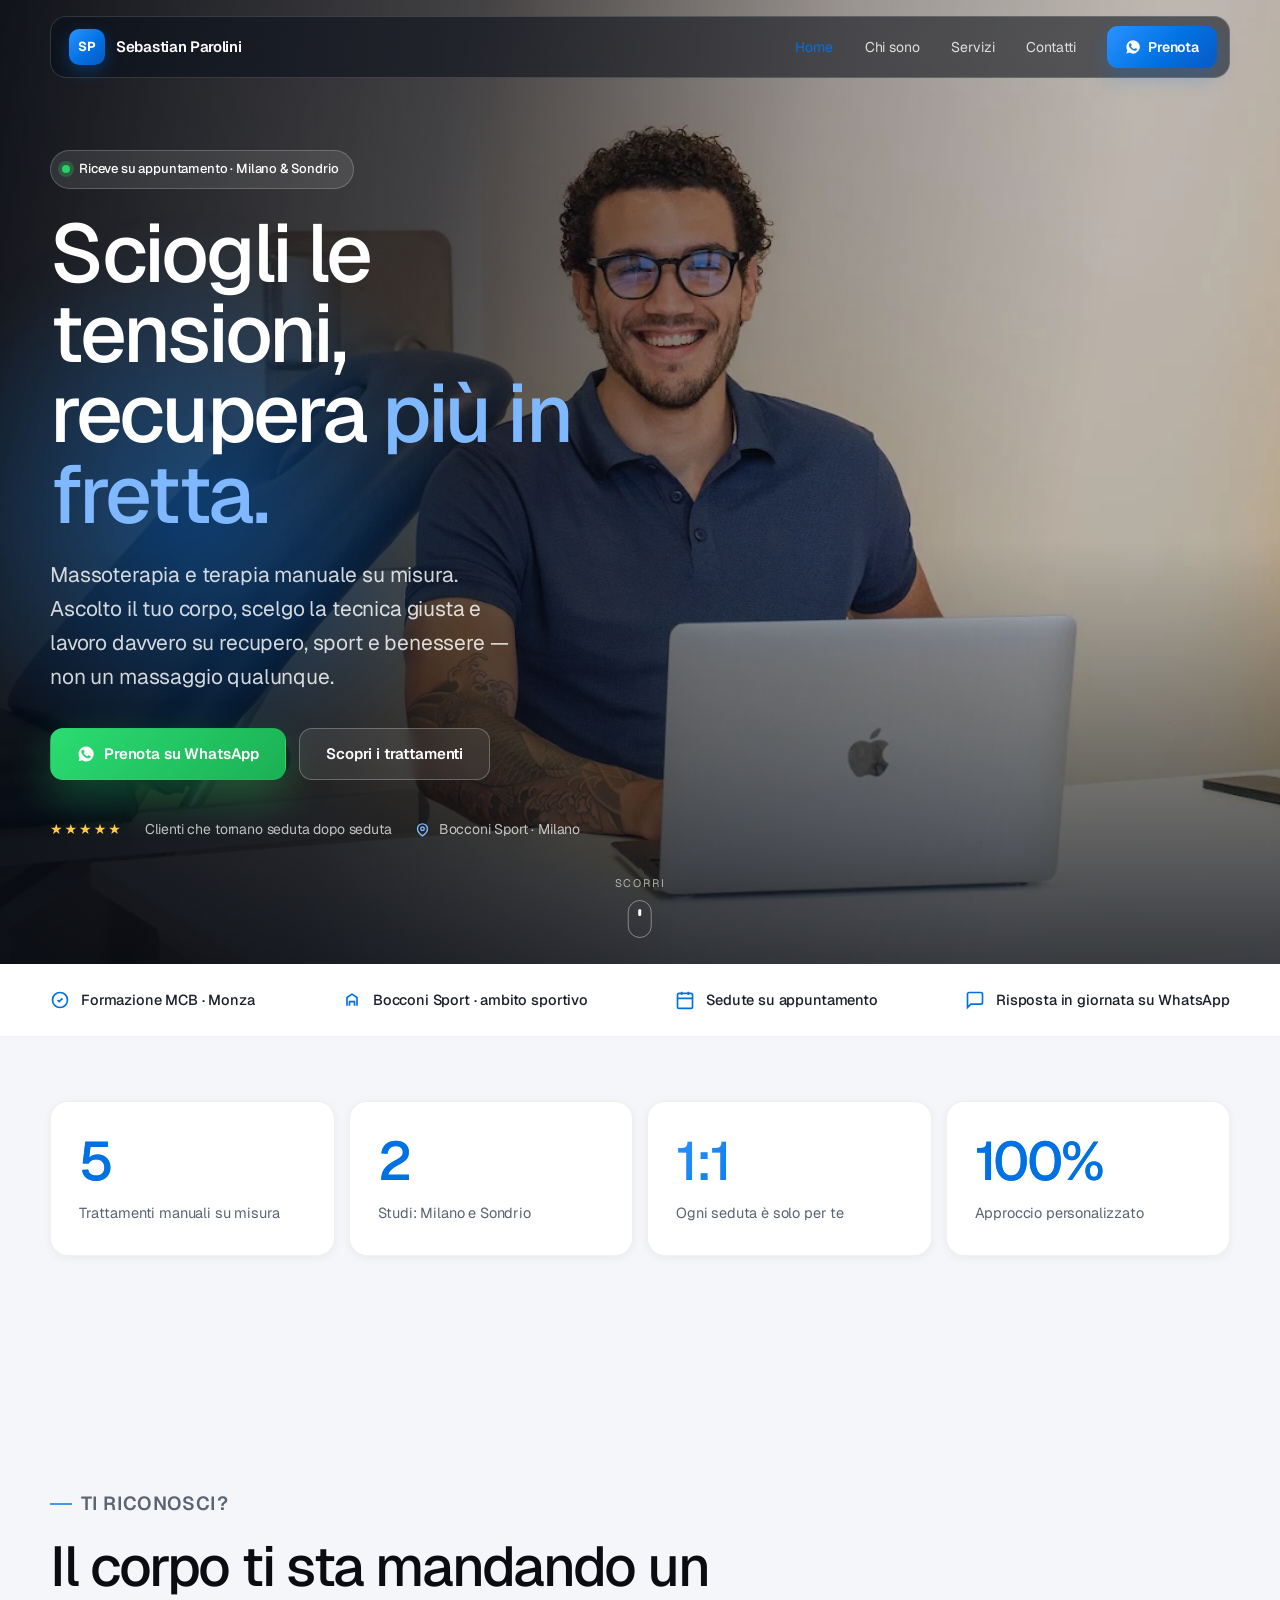
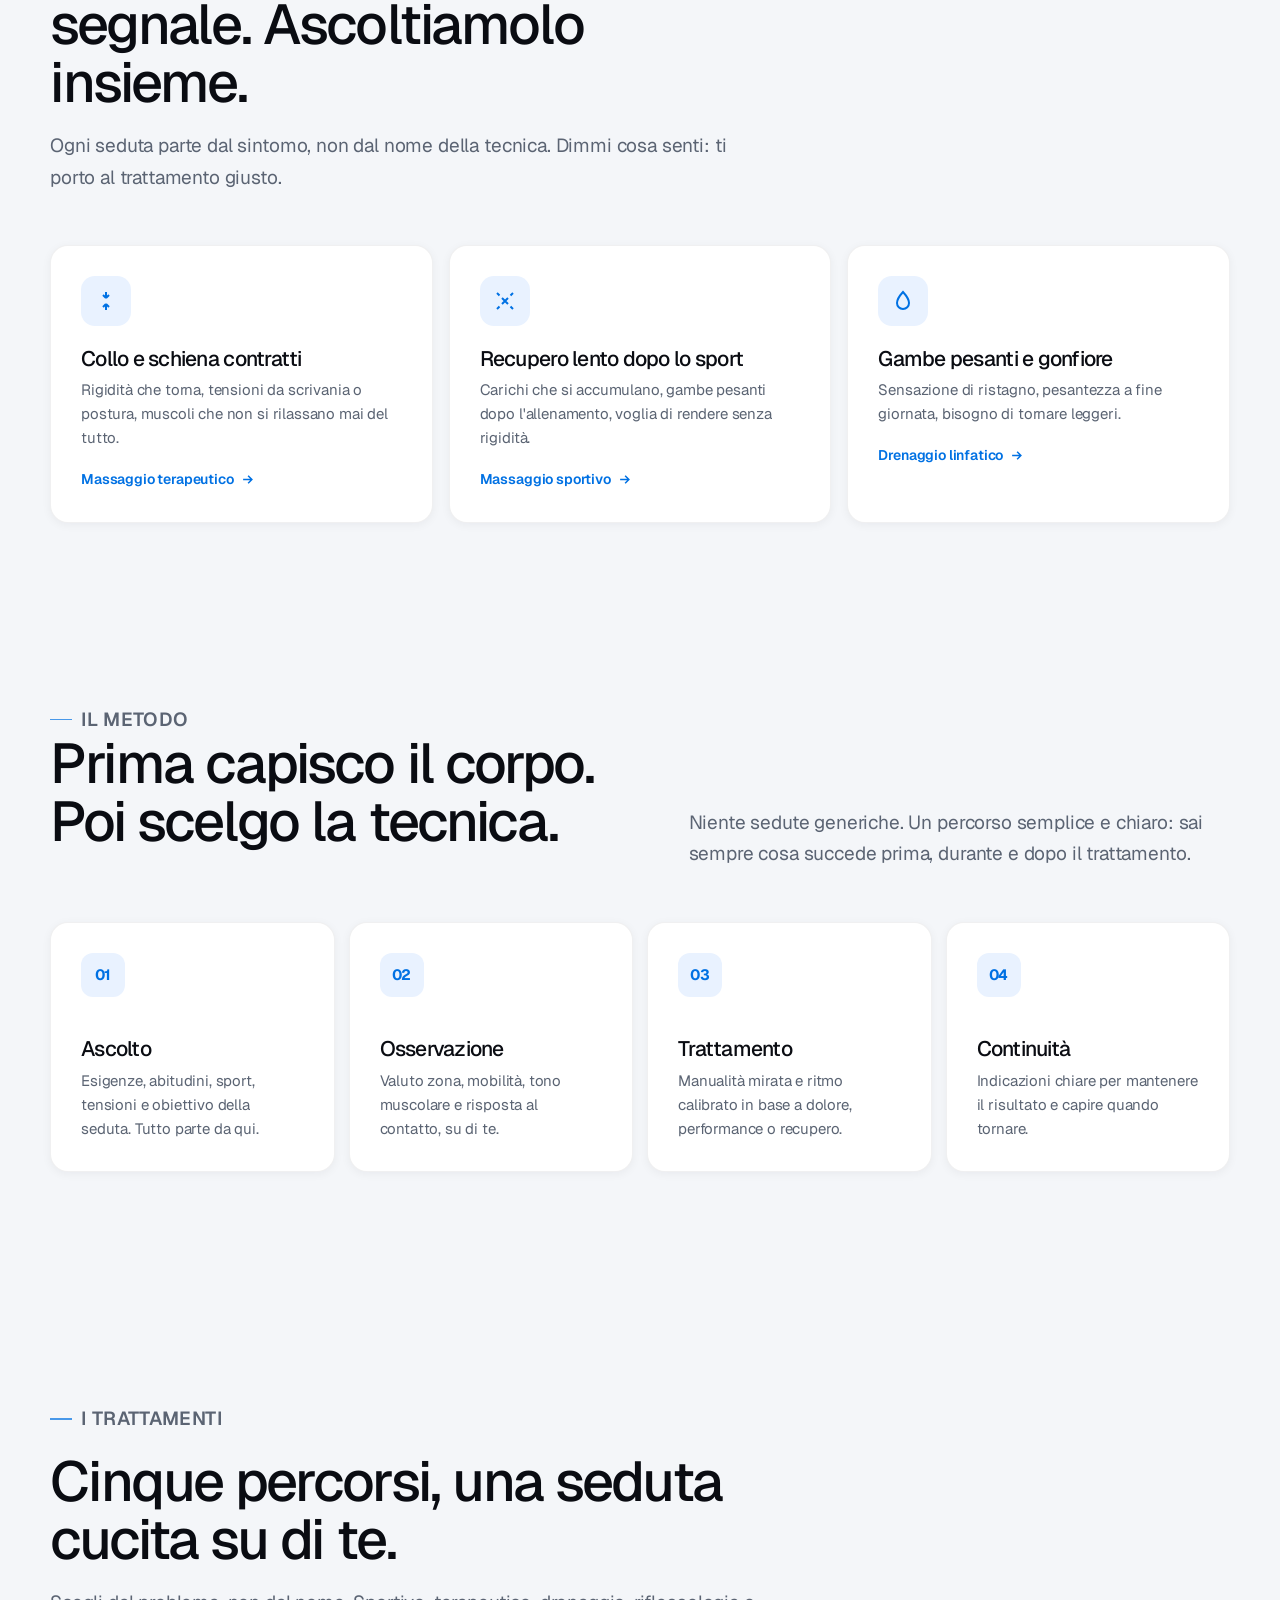
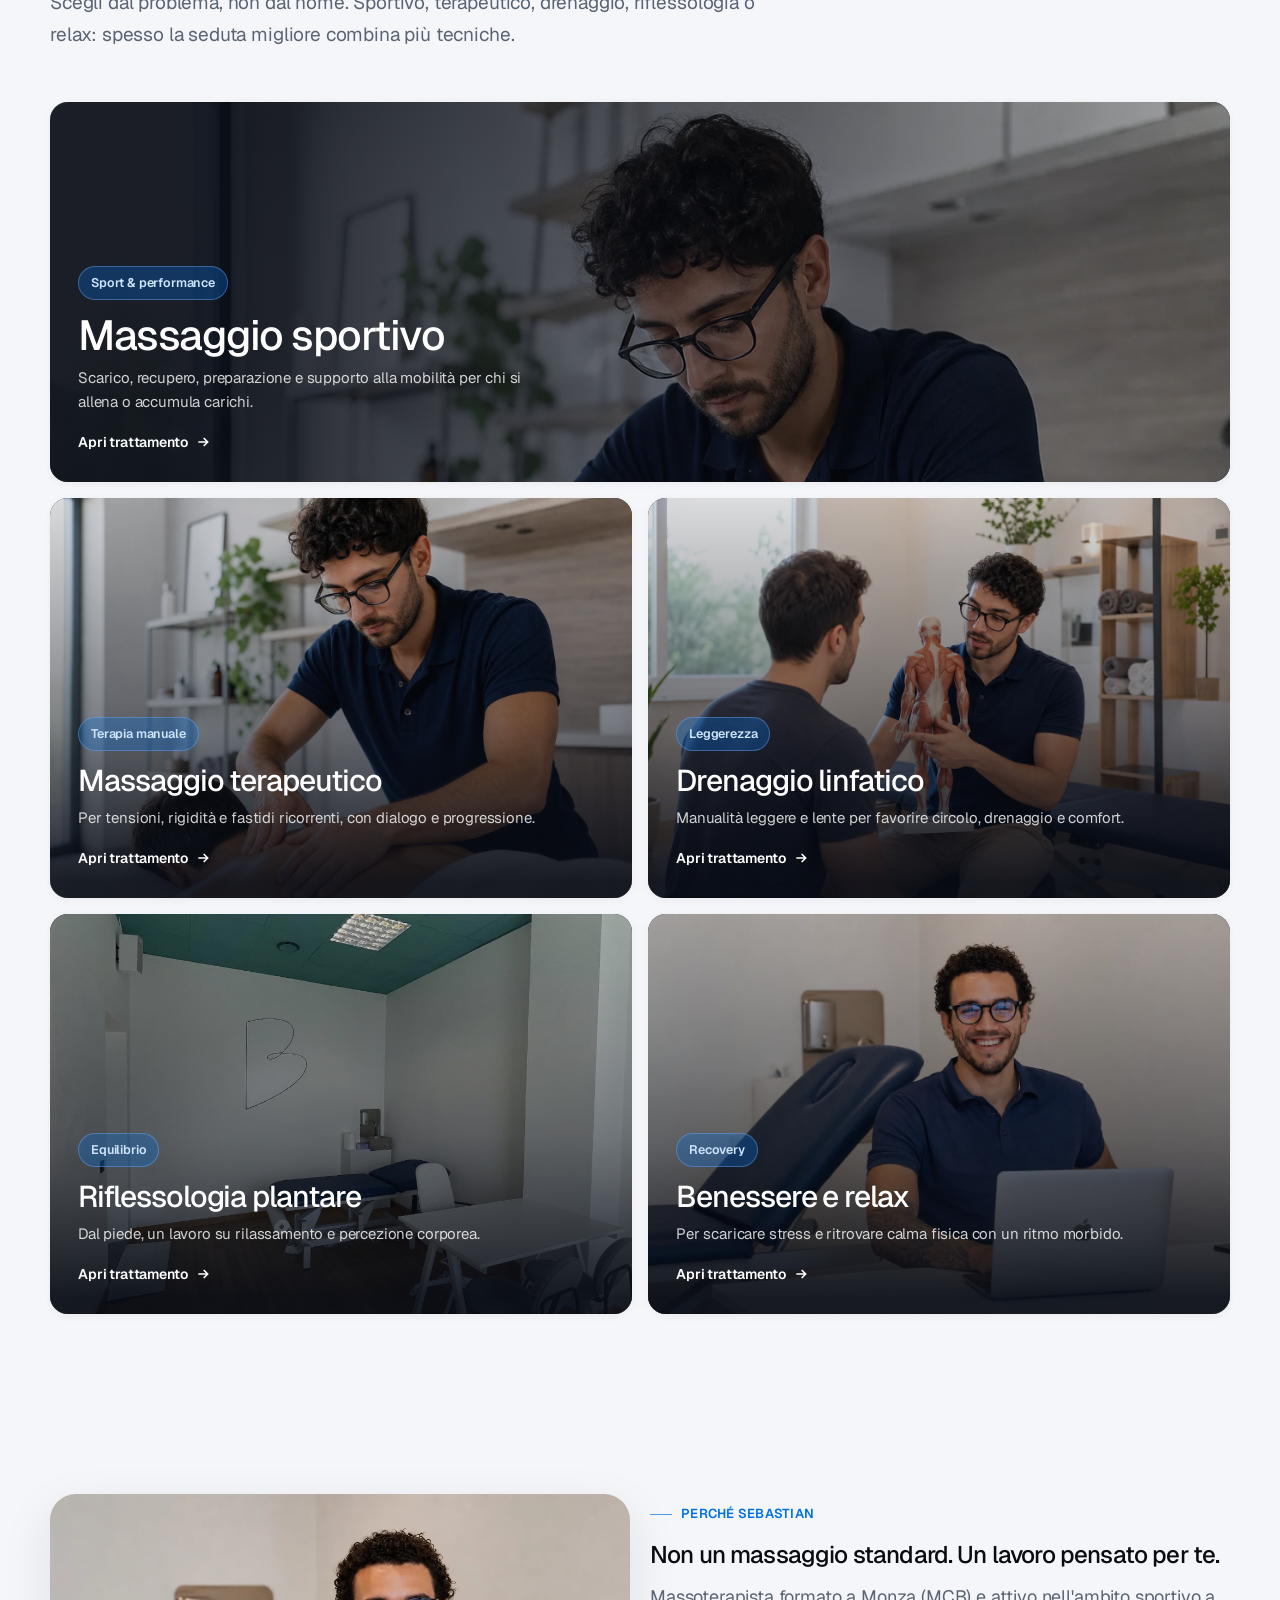
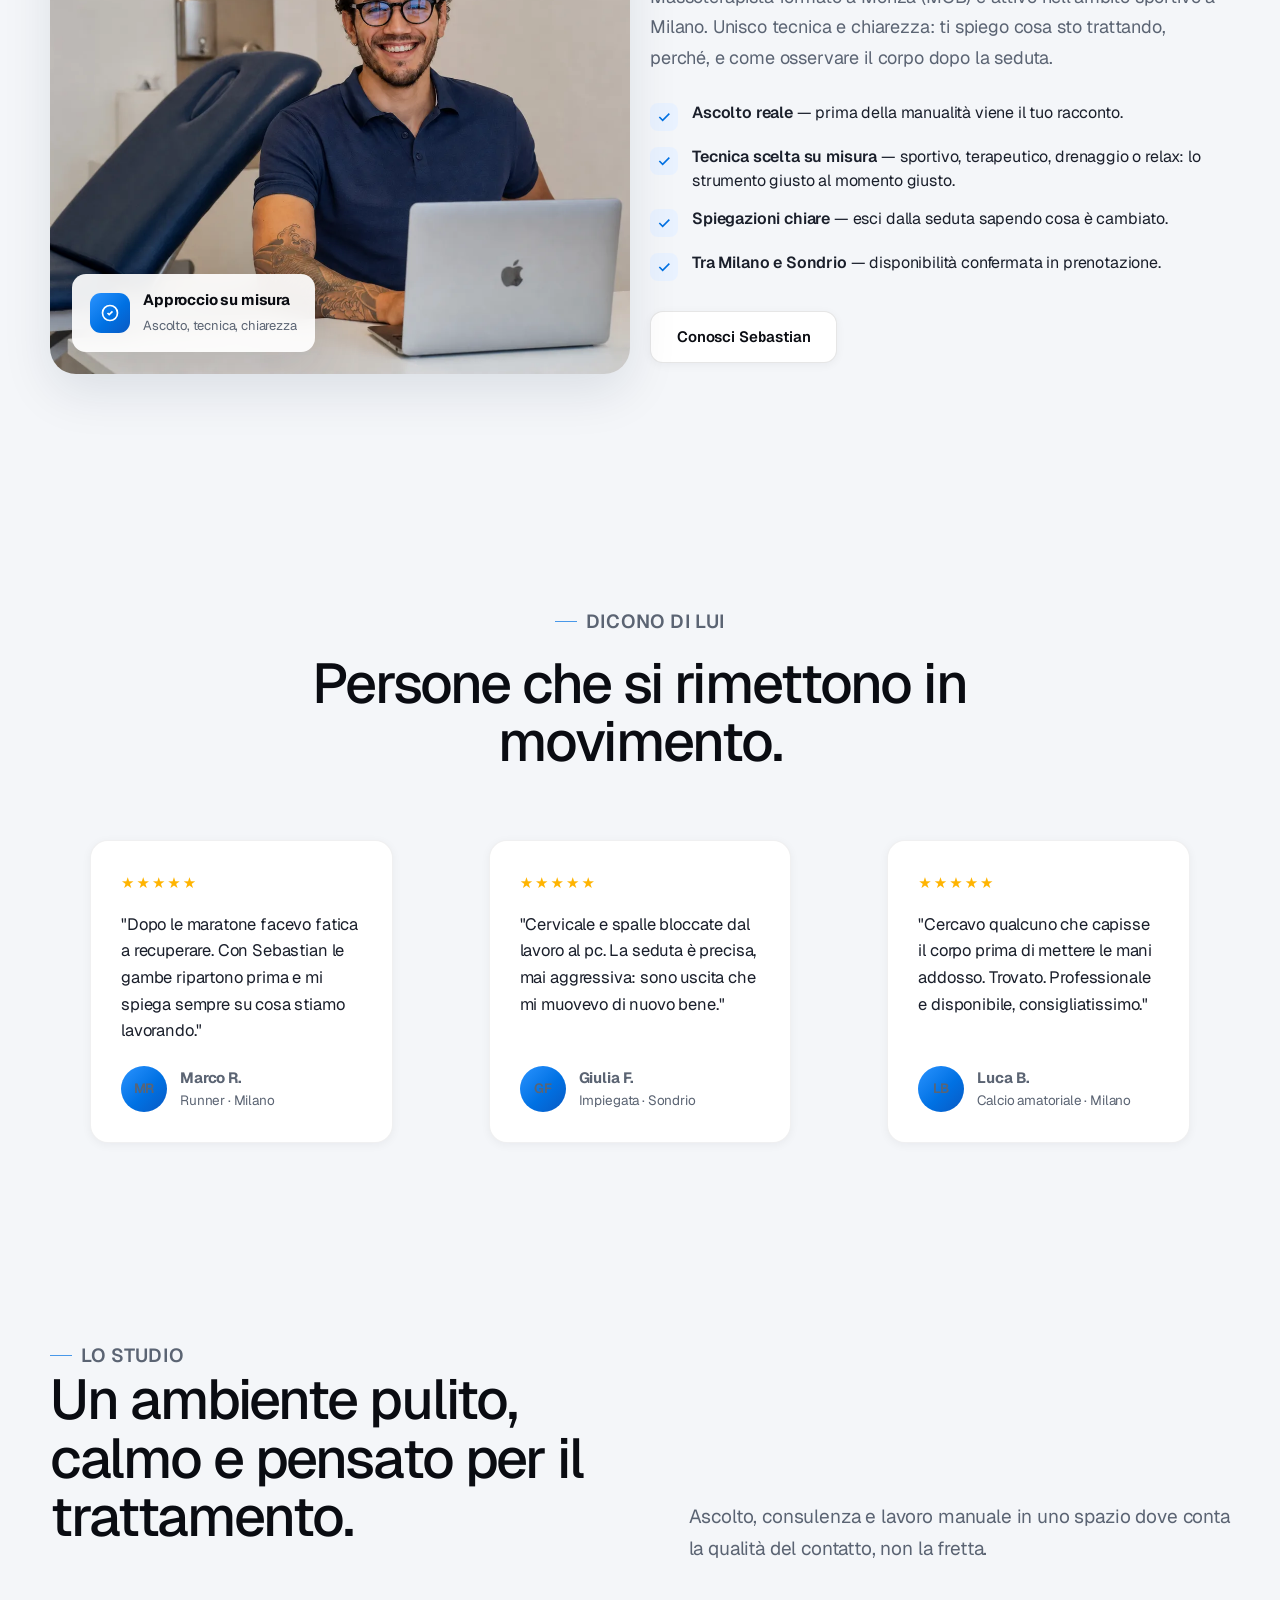
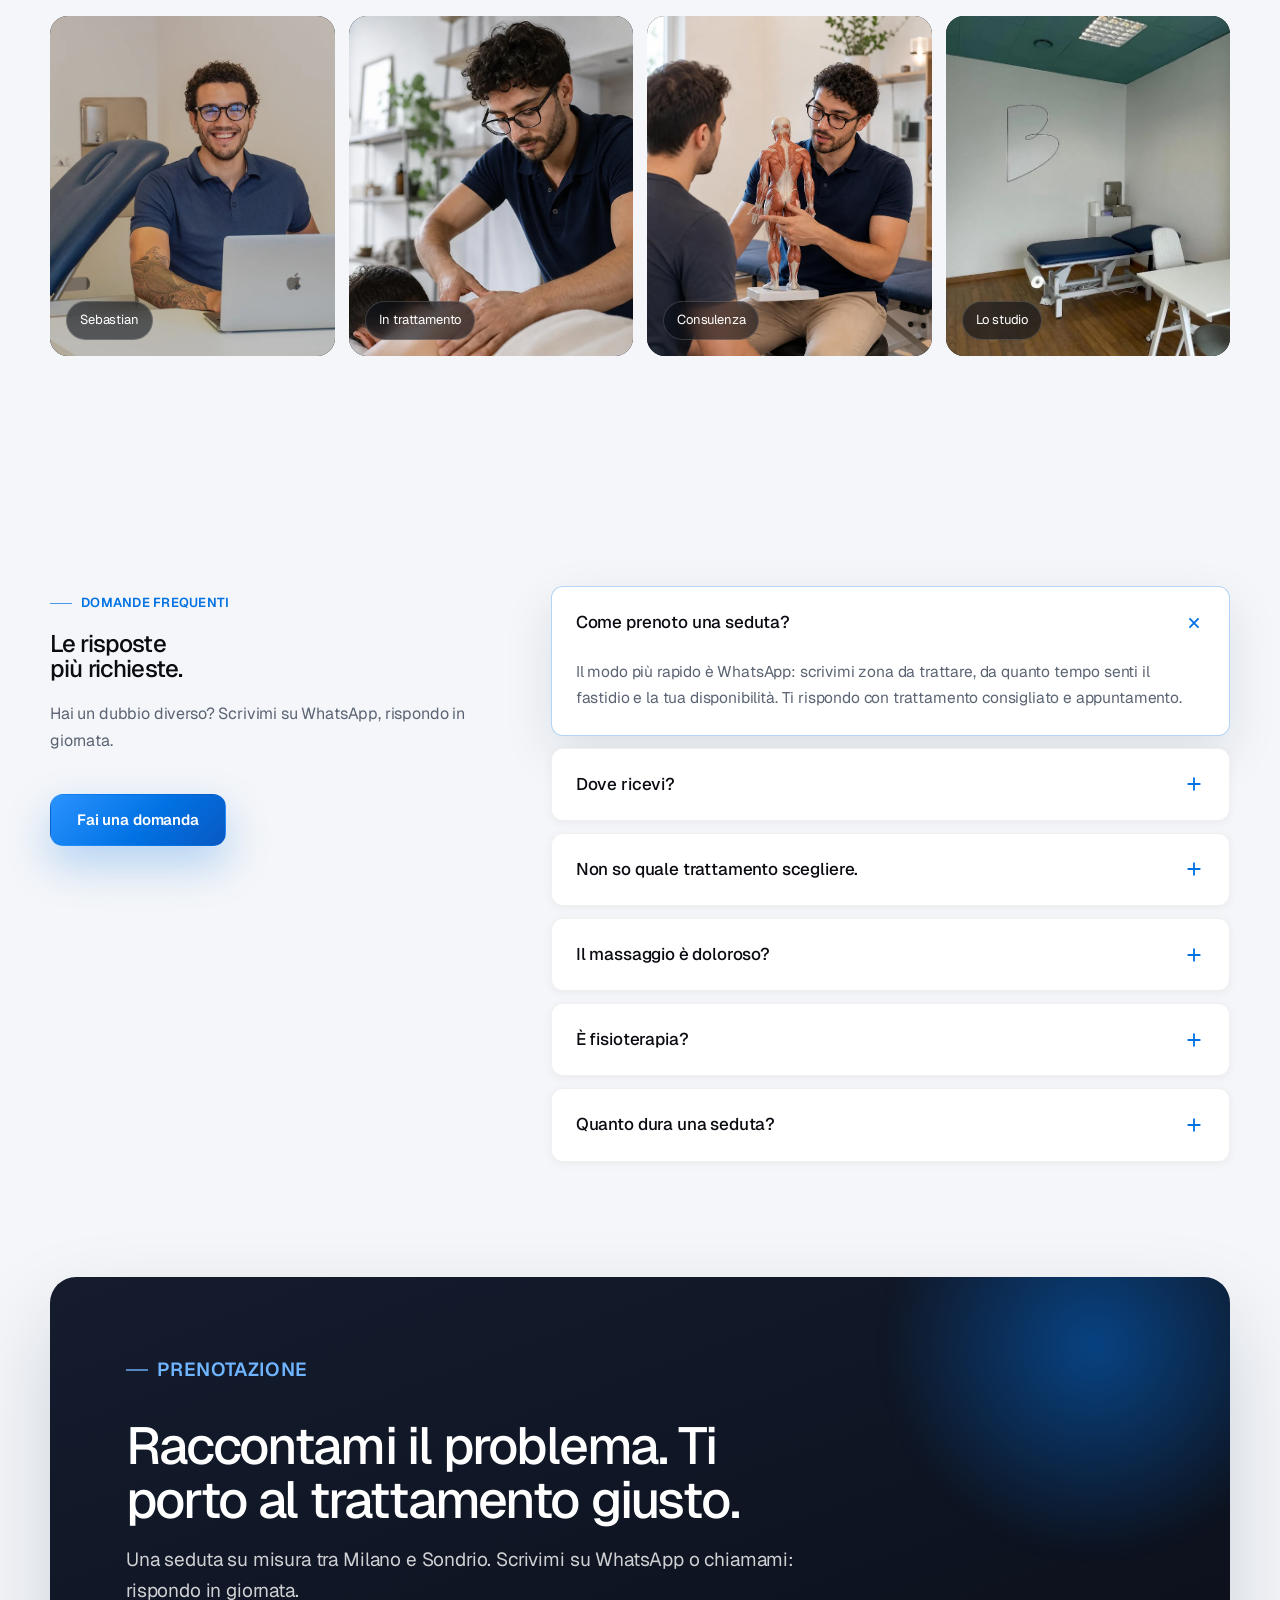
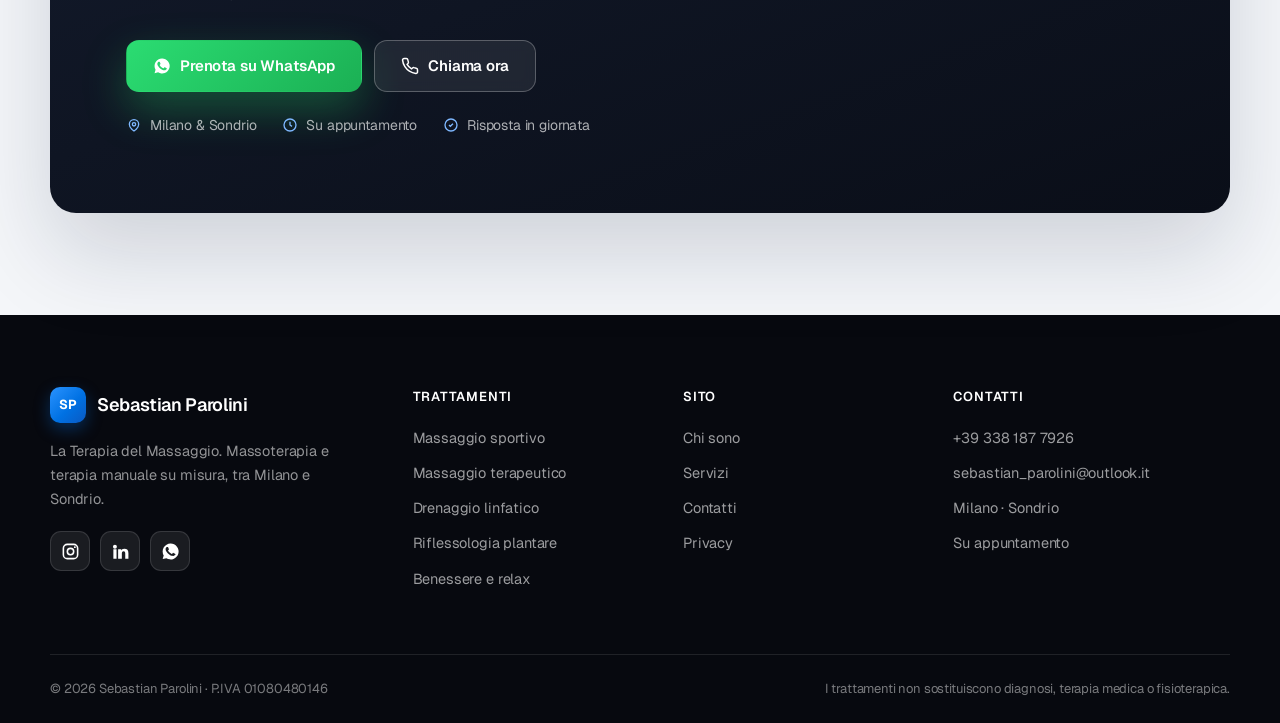
<file: index.html>
<!doctype html>
<html lang="it">
<head>
  <meta charset="utf-8">
  <meta name="viewport" content="width=device-width, initial-scale=1">
  <title>Sebastian Parolini | Massoterapista a Milano e Sondrio</title>
  <meta name="description" content="Massoterapista e terapia manuale su misura: massaggio sportivo, terapeutico, drenaggio linfatico, riflessologia e benessere. Ascolto, tecnica e recupero reale, tra Milano e Sondrio.">
  <meta name="theme-color" content="#0a0e18">
  <link rel="canonical" href="https://sosaai.github.io/sebastian-parolini-site/">
  <meta property="og:title" content="Sebastian Parolini | Massoterapista a Milano e Sondrio">
  <meta property="og:description" content="Massaggio sportivo, terapeutico, drenaggio e benessere. Un tocco che parte dal tuo problema.">
  <meta property="og:type" content="website">
  <meta property="og:url" content="https://sosaai.github.io/sebastian-parolini-site/">
  <meta property="og:image" content="https://sosaai.github.io/sebastian-parolini-site/assets/sebastian-parolini.webp">
  <meta name="twitter:card" content="summary_large_image">
  <link rel="icon" href="assets/favicon.svg" type="image/svg+xml">
  <link rel="preconnect" href="https://fonts.googleapis.com">
  <link rel="preconnect" href="https://fonts.gstatic.com" crossorigin>
  <link href="https://fonts.googleapis.com/css2?family=Geist:wght@300;400;500;600;700&display=swap" rel="stylesheet">
  <link rel="stylesheet" href="styles.css">
  <script type="application/ld+json">{"@context":"https://schema.org","@graph":[{"@type":"Person","name":"Sebastian Parolini","jobTitle":"Massoterapista","url":"https://sosaai.github.io/sebastian-parolini-site/","image":"https://sosaai.github.io/sebastian-parolini-site/assets/sebastian-parolini.webp","telephone":"+393381877926","email":"sebastian_parolini@outlook.it","sameAs":["https://www.linkedin.com/in/sebastian-parolini-74695a232/","https://www.instagram.com/p.massaggiatore_terapista/"]},{"@type":"HealthAndBeautyBusiness","name":"Sebastian Parolini — La Terapia del Massaggio","url":"https://sosaai.github.io/sebastian-parolini-site/","telephone":"+393381877926","email":"sebastian_parolini@outlook.it","image":"https://sosaai.github.io/sebastian-parolini-site/assets/studio.webp","areaServed":["Milano","Sondrio"],"priceRange":"€€","makesOffer":[{"@type":"Offer","itemOffered":{"@type":"Service","name":"Massaggio sportivo"}},{"@type":"Offer","itemOffered":{"@type":"Service","name":"Massaggio terapeutico"}},{"@type":"Offer","itemOffered":{"@type":"Service","name":"Drenaggio linfatico"}},{"@type":"Offer","itemOffered":{"@type":"Service","name":"Riflessologia plantare"}},{"@type":"Offer","itemOffered":{"@type":"Service","name":"Benessere e relax"}}]}]}</script>
</head>
<body>
  <header class="site-header" data-header>
    <a class="brand" href="index.html" aria-label="Sebastian Parolini — home">
      <span class="brand-mark">SP</span>
      <span class="brand-name">Sebastian Parolini</span>
    </a>
    <nav class="nav-links" aria-label="Navigazione principale">
      <a href="index.html" aria-current="page">Home</a>
      <a href="chi-sono.html">Chi sono</a>
      <a href="servizi.html">Servizi</a>
      <a href="contatti.html">Contatti</a>
    </nav>
    <a class="nav-cta" href="https://wa.me/393381877926?text=Buongiorno%20Sebastian%2C%20vorrei%20prenotare%20una%20seduta.">
      <svg viewBox="0 0 24 24" fill="currentColor" width="16" height="16"><path d="M12 2a10 10 0 0 0-8.6 15l-1.3 4.6 4.7-1.2A10 10 0 1 0 12 2Zm5.7 14.2c-.2.7-1.4 1.3-2 1.4-.5.1-1.2.1-1.9-.1-.4-.1-1-.3-1.7-.6-3-1.3-4.9-4.3-5-4.5-.2-.2-1.3-1.7-1.3-3.2s.8-2.3 1.1-2.6c.3-.3.6-.4.8-.4h.6c.2 0 .5 0 .7.5l.9 2.1c.1.2.1.4 0 .6l-.4.6-.4.4c-.2.2-.3.4-.1.7.2.3.9 1.4 1.9 2.3 1.3 1.1 2.3 1.5 2.6 1.6.3.1.5.1.7-.1l.8-1c.2-.3.4-.2.7-.1l2 1c.3.1.5.2.5.4.1.1.1.7-.1 1.3Z"/></svg>
      Prenota
    </a>
    <button class="menu-toggle" type="button" aria-label="Apri menu" aria-expanded="false" data-menu-toggle><span></span><span></span><span></span></button>
  </header>

  <main>
    <!-- HERO -->
    <section class="hero" aria-label="Introduzione">
      <img class="hero-photo" src="assets/sebastian-parolini.webp" alt="Sebastian Parolini, massoterapista, nel suo studio">
      <div class="hero-shade"></div>
      <div class="hero-glow"></div>
      <div class="hero-inner">
        <span class="hero-badge"><span class="dot"></span> Riceve su appuntamento · Milano &amp; Sondrio</span>
        <h1>Sciogli le tensioni, recupera <em>più in fretta.</em></h1>
        <p class="hero-copy">Massoterapia e terapia manuale su misura. Ascolto il tuo corpo, scelgo la tecnica giusta e lavoro davvero su recupero, sport e benessere — non un massaggio qualunque.</p>
        <div class="hero-actions">
          <a class="button wa" href="https://wa.me/393381877926?text=Buongiorno%20Sebastian%2C%20vorrei%20prenotare%20una%20seduta.">
            <svg viewBox="0 0 24 24" fill="currentColor"><path d="M12 2a10 10 0 0 0-8.6 15l-1.3 4.6 4.7-1.2A10 10 0 1 0 12 2Zm5.7 14.2c-.2.7-1.4 1.3-2 1.4-.5.1-1.2.1-1.9-.1-.4-.1-1-.3-1.7-.6-3-1.3-4.9-4.3-5-4.5-.2-.2-1.3-1.7-1.3-3.2s.8-2.3 1.1-2.6c.3-.3.6-.4.8-.4h.6c.2 0 .5 0 .7.5l.9 2.1c.1.2.1.4 0 .6l-.4.6-.4.4c-.2.2-.3.4-.1.7.2.3.9 1.4 1.9 2.3 1.3 1.1 2.3 1.5 2.6 1.6.3.1.5.1.7-.1l.8-1c.2-.3.4-.2.7-.1l2 1c.3.1.5.2.5.4.1.1.1.7-.1 1.3Z"/></svg>
            Prenota su WhatsApp
          </a>
          <a class="button light" href="servizi.html">Scopri i trattamenti</a>
        </div>
        <div class="hero-trust">
          <span class="hero-stars">★★★★★</span>
          <span>Clienti che tornano seduta dopo seduta</span>
          <span><svg viewBox="0 0 24 24" fill="none" stroke="currentColor" stroke-width="2"><path d="M12 21s-7-4.5-7-10a7 7 0 0 1 14 0c0 5.5-7 10-7 10Z"/><circle cx="12" cy="11" r="2.5"/></svg> Bocconi Sport · Milano</span>
        </div>
      </div>
      <a class="scroll-cue" href="#aiuto" aria-label="Scorri">Scorri<span></span></a>
    </section>

    <!-- TRUST BAR -->
    <section class="trustbar">
      <div class="trustbar-inner">
        <div class="trustbar-item"><svg viewBox="0 0 24 24" fill="none" stroke="currentColor" stroke-width="2"><path d="m9 12 2 2 4-4"/><circle cx="12" cy="12" r="9"/></svg> Formazione MCB · Monza</div>
        <div class="trustbar-item"><svg viewBox="0 0 24 24" fill="none" stroke="currentColor" stroke-width="2"><path d="M6 19V9l6-4 6 4v10"/><path d="M9 19v-5h6v5"/></svg> Bocconi Sport · ambito sportivo</div>
        <div class="trustbar-item"><svg viewBox="0 0 24 24" fill="none" stroke="currentColor" stroke-width="2"><rect x="3" y="4" width="18" height="18" rx="2"/><path d="M16 2v4M8 2v4M3 10h18"/></svg> Sedute su appuntamento</div>
        <div class="trustbar-item"><svg viewBox="0 0 24 24" fill="none" stroke="currentColor" stroke-width="2"><path d="M21 15a2 2 0 0 1-2 2H7l-4 4V5a2 2 0 0 1 2-2h14a2 2 0 0 1 2 2Z"/></svg> Risposta in giornata su WhatsApp</div>
      </div>
    </section>

    <!-- STATS -->
    <section class="section tight" id="aiuto">
      <div class="stats">
        <div class="stat reveal"><div class="stat-num"><span data-count="5">5</span></div><p class="stat-label">Trattamenti manuali su misura</p></div>
        <div class="stat reveal d1"><div class="stat-num"><span data-count="2">2</span></div><p class="stat-label">Studi: Milano e Sondrio</p></div>
        <div class="stat reveal d2"><div class="stat-num">1:1</div><p class="stat-label">Ogni seduta è solo per te</p></div>
        <div class="stat reveal d3"><div class="stat-num"><span data-count="100" data-suffix="%">100%</span></div><p class="stat-label">Approccio personalizzato</p></div>
      </div>
    </section>

    <!-- PAINS -->
    <section class="section">
      <div class="section-head reveal">
        <p class="eyebrow">Ti riconosci?</p>
        <h2>Il corpo ti sta mandando un segnale. Ascoltiamolo insieme.</h2>
        <p>Ogni seduta parte dal sintomo, non dal nome della tecnica. Dimmi cosa senti: ti porto al trattamento giusto.</p>
      </div>
      <div class="pains-grid">
        <a class="pain reveal" href="massaggio-terapeutico.html">
          <span class="pain-ico"><svg viewBox="0 0 24 24" fill="none" stroke="currentColor" stroke-width="2"><path d="M12 3v6m0 0 3-3m-3 3L9 6m3 9v6m0-6 3 3m-3-3-3 3"/></svg></span>
          <h3>Collo e schiena contratti</h3>
          <p>Rigidità che torna, tensioni da scrivania o postura, muscoli che non si rilassano mai del tutto.</p>
          <span class="pain-link">Massaggio terapeutico <svg viewBox="0 0 24 24" fill="none" stroke="currentColor" stroke-width="2.4"><path d="M5 12h14m-6-6 6 6-6 6"/></svg></span>
        </a>
        <a class="pain reveal d1" href="massaggio-sportivo.html">
          <span class="pain-ico"><svg viewBox="0 0 24 24" fill="none" stroke="currentColor" stroke-width="2"><path d="M6.5 6.5 4 4m13.5 13.5L20 20M6.5 17.5 4 20m13.5-13.5L20 4M9 9l6 6m-6 0 6-6"/></svg></span>
          <h3>Recupero lento dopo lo sport</h3>
          <p>Carichi che si accumulano, gambe pesanti dopo l'allenamento, voglia di rendere senza rigidità.</p>
          <span class="pain-link">Massaggio sportivo <svg viewBox="0 0 24 24" fill="none" stroke="currentColor" stroke-width="2.4"><path d="M5 12h14m-6-6 6 6-6 6"/></svg></span>
        </a>
        <a class="pain reveal d2" href="drenaggio-linfatico.html">
          <span class="pain-ico"><svg viewBox="0 0 24 24" fill="none" stroke="currentColor" stroke-width="2"><path d="M12 3s6 6.5 6 11a6 6 0 0 1-12 0c0-4.5 6-11 6-11Z"/></svg></span>
          <h3>Gambe pesanti e gonfiore</h3>
          <p>Sensazione di ristagno, pesantezza a fine giornata, bisogno di tornare leggeri.</p>
          <span class="pain-link">Drenaggio linfatico <svg viewBox="0 0 24 24" fill="none" stroke="currentColor" stroke-width="2.4"><path d="M5 12h14m-6-6 6 6-6 6"/></svg></span>
        </a>
      </div>
    </section>

    <!-- METHOD -->
    <section class="section tight">
      <div class="section-head split reveal">
        <div>
          <p class="eyebrow">Il metodo</p>
          <h2>Prima capisco il corpo. Poi scelgo la tecnica.</h2>
        </div>
        <p>Niente sedute generiche. Un percorso semplice e chiaro: sai sempre cosa succede prima, durante e dopo il trattamento.</p>
      </div>
      <div class="method-grid">
        <div class="method-card reveal"><span class="method-num">01</span><h3>Ascolto</h3><p>Esigenze, abitudini, sport, tensioni e obiettivo della seduta. Tutto parte da qui.</p></div>
        <div class="method-card reveal d1"><span class="method-num">02</span><h3>Osservazione</h3><p>Valuto zona, mobilità, tono muscolare e risposta al contatto, su di te.</p></div>
        <div class="method-card reveal d2"><span class="method-num">03</span><h3>Trattamento</h3><p>Manualità mirata e ritmo calibrato in base a dolore, performance o recupero.</p></div>
        <div class="method-card reveal d3"><span class="method-num">04</span><h3>Continuità</h3><p>Indicazioni chiare per mantenere il risultato e capire quando tornare.</p></div>
      </div>
    </section>

    <!-- SERVICES -->
    <section class="section">
      <div class="section-head reveal">
        <p class="eyebrow">I trattamenti</p>
        <h2>Cinque percorsi, una seduta cucita su di te.</h2>
        <p>Scegli dal problema, non dal nome. Sportivo, terapeutico, drenaggio, riflessologia o relax: spesso la seduta migliore combina più tecniche.</p>
      </div>
      <div class="services-grid">
        <a class="svc-card feature reveal" href="massaggio-sportivo.html">
          <img src="assets/sebastian-ai-working.webp" alt="Sebastian Parolini durante un massaggio sportivo" loading="lazy" decoding="async">
          <div class="svc-body">
            <span class="svc-tag">Sport &amp; performance</span>
            <h3>Massaggio sportivo</h3>
            <p>Scarico, recupero, preparazione e supporto alla mobilità per chi si allena o accumula carichi.</p>
            <span class="svc-go">Apri trattamento <svg viewBox="0 0 24 24" fill="none" stroke="currentColor" stroke-width="2.4"><path d="M5 12h14m-6-6 6 6-6 6"/></svg></span>
          </div>
        </a>
        <a class="svc-card wide reveal" href="massaggio-terapeutico.html">
          <img src="assets/sebastian-ai-neck-treatment.webp" alt="Massaggio terapeutico su collo e spalle" loading="lazy" decoding="async">
          <div class="svc-body">
            <span class="svc-tag">Terapia manuale</span>
            <h3>Massaggio terapeutico</h3>
            <p>Per tensioni, rigidità e fastidi ricorrenti, con dialogo e progressione.</p>
            <span class="svc-go">Apri trattamento <svg viewBox="0 0 24 24" fill="none" stroke="currentColor" stroke-width="2.4"><path d="M5 12h14m-6-6 6 6-6 6"/></svg></span>
          </div>
        </a>
        <a class="svc-card wide reveal d1" href="drenaggio-linfatico.html">
          <img src="assets/sebastian-ai-consultation.webp" alt="Drenaggio linfatico manuale" loading="lazy" decoding="async">
          <div class="svc-body">
            <span class="svc-tag">Leggerezza</span>
            <h3>Drenaggio linfatico</h3>
            <p>Manualità leggere e lente per favorire circolo, drenaggio e comfort.</p>
            <span class="svc-go">Apri trattamento <svg viewBox="0 0 24 24" fill="none" stroke="currentColor" stroke-width="2.4"><path d="M5 12h14m-6-6 6 6-6 6"/></svg></span>
          </div>
        </a>
        <a class="svc-card wide reveal" href="riflessologia-plantare.html">
          <img src="assets/studio.webp" alt="Studio per riflessologia plantare" loading="lazy" decoding="async">
          <div class="svc-body">
            <span class="svc-tag">Equilibrio</span>
            <h3>Riflessologia plantare</h3>
            <p>Dal piede, un lavoro su rilassamento e percezione corporea.</p>
            <span class="svc-go">Apri trattamento <svg viewBox="0 0 24 24" fill="none" stroke="currentColor" stroke-width="2.4"><path d="M5 12h14m-6-6 6 6-6 6"/></svg></span>
          </div>
        </a>
        <a class="svc-card wide reveal d1" href="benessere-relax.html">
          <img src="assets/sebastian-ai-portrait.webp" alt="Trattamento benessere e relax" loading="lazy" decoding="async">
          <div class="svc-body">
            <span class="svc-tag">Recovery</span>
            <h3>Benessere e relax</h3>
            <p>Per scaricare stress e ritrovare calma fisica con un ritmo morbido.</p>
            <span class="svc-go">Apri trattamento <svg viewBox="0 0 24 24" fill="none" stroke="currentColor" stroke-width="2.4"><path d="M5 12h14m-6-6 6 6-6 6"/></svg></span>
          </div>
        </a>
      </div>
    </section>

    <!-- WHY / SPLIT -->
    <section class="section tight">
      <div class="split">
        <div class="split-media reveal">
          <img src="assets/sebastian-ai-portrait.webp" alt="Sebastian Parolini, massoterapista">
          <div class="badge-float">
            <span class="bf-ico"><svg viewBox="0 0 24 24" fill="none" stroke="currentColor" stroke-width="2"><path d="m9 12 2 2 4-4"/><circle cx="12" cy="12" r="9"/></svg></span>
            <div><strong>Approccio su misura</strong><span>Ascolto, tecnica, chiarezza</span></div>
          </div>
        </div>
        <div class="split-body reveal d1">
          <p class="eyebrow">Perché Sebastian</p>
          <h2 class="section-head" style="margin-bottom:14px">Non un massaggio standard. Un lavoro pensato per te.</h2>
          <p style="color:var(--muted);font-size:18px;line-height:1.7;margin:0">Massoterapista formato a Monza (MCB) e attivo nell'ambito sportivo a Milano. Unisco tecnica e chiarezza: ti spiego cosa sto trattando, perché, e come osservare il corpo dopo la seduta.</p>
          <ul class="feature-list">
            <li><span class="fl-ico"><svg viewBox="0 0 24 24" fill="none" stroke="currentColor" stroke-width="2.4"><path d="m5 12 5 5L20 7"/></svg></span><span><strong>Ascolto reale</strong> — prima della manualità viene il tuo racconto.</span></li>
            <li><span class="fl-ico"><svg viewBox="0 0 24 24" fill="none" stroke="currentColor" stroke-width="2.4"><path d="m5 12 5 5L20 7"/></svg></span><span><strong>Tecnica scelta su misura</strong> — sportivo, terapeutico, drenaggio o relax: lo strumento giusto al momento giusto.</span></li>
            <li><span class="fl-ico"><svg viewBox="0 0 24 24" fill="none" stroke="currentColor" stroke-width="2.4"><path d="m5 12 5 5L20 7"/></svg></span><span><strong>Spiegazioni chiare</strong> — esci dalla seduta sapendo cosa è cambiato.</span></li>
            <li><span class="fl-ico"><svg viewBox="0 0 24 24" fill="none" stroke="currentColor" stroke-width="2.4"><path d="m5 12 5 5L20 7"/></svg></span><span><strong>Tra Milano e Sondrio</strong> — disponibilità confermata in prenotazione.</span></li>
          </ul>
          <div class="button-row" style="margin-top:30px">
            <a class="button ghost" href="chi-sono.html">Conosci Sebastian</a>
          </div>
        </div>
      </div>
    </section>

    <!-- TESTIMONIALS -->
    <section class="section">
      <div class="section-head center reveal">
        <p class="eyebrow center">Dicono di lui</p>
        <h2>Persone che si rimettono in movimento.</h2>
      </div>
      <div class="testi-grid">
        <figure class="testi reveal">
          <div class="testi-stars">★★★★★</div>
          <blockquote class="testi-quote">"Dopo le maratone facevo fatica a recuperare. Con Sebastian le gambe ripartono prima e mi spiega sempre su cosa stiamo lavorando."</blockquote>
          <figcaption class="testi-who"><span class="testi-av">MR</span><span><strong>Marco R.</strong><span>Runner · Milano</span></span></figcaption>
        </figure>
        <figure class="testi reveal d1">
          <div class="testi-stars">★★★★★</div>
          <blockquote class="testi-quote">"Cervicale e spalle bloccate dal lavoro al pc. La seduta è precisa, mai aggressiva: sono uscita che mi muovevo di nuovo bene."</blockquote>
          <figcaption class="testi-who"><span class="testi-av">GF</span><span><strong>Giulia F.</strong><span>Impiegata · Sondrio</span></span></figcaption>
        </figure>
        <figure class="testi reveal d2">
          <div class="testi-stars">★★★★★</div>
          <blockquote class="testi-quote">"Cercavo qualcuno che capisse il corpo prima di mettere le mani addosso. Trovato. Professionale e disponibile, consigliatissimo."</blockquote>
          <figcaption class="testi-who"><span class="testi-av">LB</span><span><strong>Luca B.</strong><span>Calcio amatoriale · Milano</span></span></figcaption>
        </figure>
      </div>
    </section>

    <!-- GALLERY -->
    <section class="section tight">
      <div class="section-head split reveal">
        <div>
          <p class="eyebrow">Lo studio</p>
          <h2>Un ambiente pulito, calmo e pensato per il trattamento.</h2>
        </div>
        <p>Ascolto, consulenza e lavoro manuale in uno spazio dove conta la qualità del contatto, non la fretta.</p>
      </div>
      <div class="gallery">
        <figure class="reveal"><img src="assets/sebastian-parolini.webp" alt="Sebastian Parolini nello studio" loading="lazy" decoding="async"><figcaption>Sebastian</figcaption></figure>
        <figure class="reveal d1"><img src="assets/sebastian-ai-working.webp" alt="Sebastian durante un trattamento" loading="lazy" decoding="async"><figcaption>In trattamento</figcaption></figure>
        <figure class="reveal d2"><img src="assets/sebastian-ai-consultation.webp" alt="Sebastian in consulenza" loading="lazy" decoding="async"><figcaption>Consulenza</figcaption></figure>
        <figure class="reveal d3"><img src="assets/studio.webp" alt="Lo studio di Sebastian Parolini" loading="lazy" decoding="async"><figcaption>Lo studio</figcaption></figure>
      </div>
    </section>

    <!-- FAQ -->
    <section class="section">
      <div class="faq-wrap">
        <div class="reveal">
          <p class="eyebrow">Domande frequenti</p>
          <h2 class="section-head" style="margin-bottom:18px">Le risposte<br>più richieste.</h2>
          <p style="color:var(--muted);font-size:16px;line-height:1.7">Hai un dubbio diverso? Scrivimi su WhatsApp, rispondo in giornata.</p>
          <a class="button primary" style="margin-top:24px" href="https://wa.me/393381877926?text=Buongiorno%20Sebastian%2C%20avrei%20una%20domanda.">Fai una domanda</a>
        </div>
        <div class="faq-list reveal d1">
          <details class="faq-item" open>
            <summary>Come prenoto una seduta? <svg class="chev" viewBox="0 0 24 24" fill="none" stroke="currentColor" stroke-width="2"><path d="M12 5v14M5 12h14"/></svg></summary>
            <p class="faq-a">Il modo più rapido è WhatsApp: scrivimi zona da trattare, da quanto tempo senti il fastidio e la tua disponibilità. Ti rispondo con trattamento consigliato e appuntamento.</p>
          </details>
          <details class="faq-item">
            <summary>Dove ricevi? <svg class="chev" viewBox="0 0 24 24" fill="none" stroke="currentColor" stroke-width="2"><path d="M12 5v14M5 12h14"/></svg></summary>
            <p class="faq-a">Lavoro tra Milano e Sondrio, su appuntamento. La sede e la disponibilità precisa vengono confermate al momento della prenotazione.</p>
          </details>
          <details class="faq-item">
            <summary>Non so quale trattamento scegliere. <svg class="chev" viewBox="0 0 24 24" fill="none" stroke="currentColor" stroke-width="2"><path d="M12 5v14M5 12h14"/></svg></summary>
            <p class="faq-a">Perfetto così: parti dal sintomo. Raccontami cosa senti e cosa vuoi ottenere — penso io a indirizzarti verso la tecnica più adatta, o a combinarne più di una nella stessa seduta.</p>
          </details>
          <details class="faq-item">
            <summary>Il massaggio è doloroso? <svg class="chev" viewBox="0 0 24 24" fill="none" stroke="currentColor" stroke-width="2"><path d="M12 5v14M5 12h14"/></svg></summary>
            <p class="faq-a">No. La pressione è progressiva e calibrata sulla tua risposta: la seduta resta sempre dialogata. L'obiettivo è il risultato, non il dolore.</p>
          </details>
          <details class="faq-item">
            <summary>È fisioterapia? <svg class="chev" viewBox="0 0 24 24" fill="none" stroke="currentColor" stroke-width="2"><path d="M12 5v14M5 12h14"/></svg></summary>
            <p class="faq-a">No. La massoterapia è un trattamento manuale di benessere e recupero e non sostituisce diagnosi, terapia medica o fisioterapica. In caso di dolore acuto, trauma recente o sintomi importanti, confrontati prima con il medico.</p>
          </details>
          <details class="faq-item">
            <summary>Quanto dura una seduta? <svg class="chev" viewBox="0 0 24 24" fill="none" stroke="currentColor" stroke-width="2"><path d="M12 5v14M5 12h14"/></svg></summary>
            <p class="faq-a">Dipende dall'obiettivo e dalla zona: la durata viene definita insieme in fase di prenotazione, così il tempo è davvero adatto a te.</p>
          </details>
        </div>
      </div>
    </section>

    <!-- CTA -->
    <section class="cta-band reveal">
      <div class="cta-glow"></div>
      <div class="cta-band-inner">
        <p class="eyebrow light">Prenotazione</p>
        <h2>Raccontami il problema. Ti porto al trattamento giusto.</h2>
        <p>Una seduta su misura tra Milano e Sondrio. Scrivimi su WhatsApp o chiamami: rispondo in giornata.</p>
        <div class="button-row">
          <a class="button wa" href="https://wa.me/393381877926?text=Buongiorno%20Sebastian%2C%20vorrei%20prenotare%20una%20seduta.">
            <svg viewBox="0 0 24 24" fill="currentColor"><path d="M12 2a10 10 0 0 0-8.6 15l-1.3 4.6 4.7-1.2A10 10 0 1 0 12 2Zm5.7 14.2c-.2.7-1.4 1.3-2 1.4-.5.1-1.2.1-1.9-.1-.4-.1-1-.3-1.7-.6-3-1.3-4.9-4.3-5-4.5-.2-.2-1.3-1.7-1.3-3.2s.8-2.3 1.1-2.6c.3-.3.6-.4.8-.4h.6c.2 0 .5 0 .7.5l.9 2.1c.1.2.1.4 0 .6l-.4.6-.4.4c-.2.2-.3.4-.1.7.2.3.9 1.4 1.9 2.3 1.3 1.1 2.3 1.5 2.6 1.6.3.1.5.1.7-.1l.8-1c.2-.3.4-.2.7-.1l2 1c.3.1.5.2.5.4.1.1.1.7-.1 1.3Z"/></svg>
            Prenota su WhatsApp
          </a>
          <a class="button light" href="tel:+393381877926">
            <svg viewBox="0 0 24 24" fill="none" stroke="currentColor" stroke-width="2"><path d="M22 16.9v3a2 2 0 0 1-2.2 2 19.8 19.8 0 0 1-8.6-3.1 19.5 19.5 0 0 1-6-6 19.8 19.8 0 0 1-3.1-8.7A2 2 0 0 1 4.1 2h3a2 2 0 0 1 2 1.7c.1 1 .4 1.9.7 2.8a2 2 0 0 1-.5 2.1L8.1 9.9a16 16 0 0 0 6 6l1.3-1.3a2 2 0 0 1 2.1-.4c.9.3 1.8.6 2.8.7a2 2 0 0 1 1.7 2Z"/></svg>
            Chiama ora
          </a>
        </div>
        <div class="cta-mini">
          <span><svg viewBox="0 0 24 24" fill="none" stroke="currentColor" stroke-width="2"><path d="M12 21s-7-4.5-7-10a7 7 0 0 1 14 0c0 5.5-7 10-7 10Z"/><circle cx="12" cy="11" r="2.5"/></svg> Milano &amp; Sondrio</span>
          <span><svg viewBox="0 0 24 24" fill="none" stroke="currentColor" stroke-width="2"><circle cx="12" cy="12" r="9"/><path d="M12 7v5l3 2"/></svg> Su appuntamento</span>
          <span><svg viewBox="0 0 24 24" fill="none" stroke="currentColor" stroke-width="2"><path d="m9 12 2 2 4-4"/><circle cx="12" cy="12" r="9"/></svg> Risposta in giornata</span>
        </div>
      </div>
    </section>
  </main>

  <footer class="footer">
    <div class="footer-top">
      <div class="footer-brand">
        <a class="brand" href="index.html"><span class="brand-mark">SP</span><span class="brand-name">Sebastian Parolini</span></a>
        <p>La Terapia del Massaggio. Massoterapia e terapia manuale su misura, tra Milano e Sondrio.</p>
        <div class="footer-soc">
          <a href="https://www.instagram.com/p.massaggiatore_terapista/" target="_blank" rel="noreferrer" aria-label="Instagram"><svg viewBox="0 0 24 24" fill="none" stroke="currentColor" stroke-width="2"><rect x="3" y="3" width="18" height="18" rx="5"/><circle cx="12" cy="12" r="4"/><circle cx="17.5" cy="6.5" r="1.2" fill="currentColor" stroke="none"/></svg></a>
          <a href="https://www.linkedin.com/in/sebastian-parolini-74695a232/" target="_blank" rel="noreferrer" aria-label="LinkedIn"><svg viewBox="0 0 24 24" fill="currentColor"><path d="M4.98 3.5a2.5 2.5 0 1 0 0 5 2.5 2.5 0 0 0 0-5ZM3 9h4v12H3V9Zm6 0h3.8v1.7h.05c.53-1 1.83-2.05 3.77-2.05C20.6 8.65 22 10.6 22 14.1V21h-4v-6.1c0-1.45-.03-3.3-2-3.3-2 0-2.3 1.57-2.3 3.2V21H9V9Z"/></svg></a>
          <a href="https://wa.me/393381877926" target="_blank" rel="noreferrer" aria-label="WhatsApp"><svg viewBox="0 0 24 24" fill="currentColor"><path d="M12 2a10 10 0 0 0-8.6 15l-1.3 4.6 4.7-1.2A10 10 0 1 0 12 2Zm5.7 14.2c-.2.7-1.4 1.3-2 1.4-.5.1-1.2.1-1.9-.1-.4-.1-1-.3-1.7-.6-3-1.3-4.9-4.3-5-4.5-.2-.2-1.3-1.7-1.3-3.2s.8-2.3 1.1-2.6c.3-.3.6-.4.8-.4h.6c.2 0 .5 0 .7.5l.9 2.1c.1.2.1.4 0 .6l-.4.6-.4.4c-.2.2-.3.4-.1.7.2.3.9 1.4 1.9 2.3 1.3 1.1 2.3 1.5 2.6 1.6.3.1.5.1.7-.1l.8-1c.2-.3.4-.2.7-.1l2 1c.3.1.5.2.5.4.1.1.1.7-.1 1.3Z"/></svg></a>
        </div>
      </div>
      <div class="footer-col">
        <h4>Trattamenti</h4>
        <a href="massaggio-sportivo.html">Massaggio sportivo</a>
        <a href="massaggio-terapeutico.html">Massaggio terapeutico</a>
        <a href="drenaggio-linfatico.html">Drenaggio linfatico</a>
        <a href="riflessologia-plantare.html">Riflessologia plantare</a>
        <a href="benessere-relax.html">Benessere e relax</a>
      </div>
      <div class="footer-col">
        <h4>Sito</h4>
        <a href="chi-sono.html">Chi sono</a>
        <a href="servizi.html">Servizi</a>
        <a href="contatti.html">Contatti</a>
        <a href="privacy.html">Privacy</a>
      </div>
      <div class="footer-col">
        <h4>Contatti</h4>
        <a href="tel:+393381877926">+39 338 187 7926</a>
        <a href="mailto:sebastian_parolini@outlook.it">sebastian_parolini@outlook.it</a>
        <p>Milano · Sondrio</p>
        <p>Su appuntamento</p>
      </div>
    </div>
    <div class="footer-bottom">
      <span>© <span data-year>2026</span> Sebastian Parolini · P.IVA 01080480146</span>
      <span>I trattamenti non sostituiscono diagnosi, terapia medica o fisioterapica.</span>
    </div>
  </footer>

  <!-- STICKY MOBILE CTA -->
  <div class="sticky-cta" data-sticky-cta>
    <a class="s-wa" href="https://wa.me/393381877926?text=Buongiorno%20Sebastian%2C%20vorrei%20prenotare%20una%20seduta.">
      <svg viewBox="0 0 24 24" fill="currentColor"><path d="M12 2a10 10 0 0 0-8.6 15l-1.3 4.6 4.7-1.2A10 10 0 1 0 12 2Zm5.7 14.2c-.2.7-1.4 1.3-2 1.4-.5.1-1.2.1-1.9-.1-.4-.1-1-.3-1.7-.6-3-1.3-4.9-4.3-5-4.5-.2-.2-1.3-1.7-1.3-3.2s.8-2.3 1.1-2.6c.3-.3.6-.4.8-.4h.6c.2 0 .5 0 .7.5l.9 2.1c.1.2.1.4 0 .6l-.4.6-.4.4c-.2.2-.3.4-.1.7.2.3.9 1.4 1.9 2.3 1.3 1.1 2.3 1.5 2.6 1.6.3.1.5.1.7-.1l.8-1c.2-.3.4-.2.7-.1l2 1c.3.1.5.2.5.4.1.1.1.7-.1 1.3Z"/></svg>
      WhatsApp
    </a>
    <a class="s-call" href="tel:+393381877926">
      <svg viewBox="0 0 24 24" fill="none" stroke="currentColor" stroke-width="2"><path d="M22 16.9v3a2 2 0 0 1-2.2 2 19.8 19.8 0 0 1-8.6-3.1 19.5 19.5 0 0 1-6-6 19.8 19.8 0 0 1-3.1-8.7A2 2 0 0 1 4.1 2h3a2 2 0 0 1 2 1.7c.1 1 .4 1.9.7 2.8a2 2 0 0 1-.5 2.1L8.1 9.9a16 16 0 0 0 6 6l1.3-1.3a2 2 0 0 1 2.1-.4c.9.3 1.8.6 2.8.7a2 2 0 0 1 1.7 2Z"/></svg>
      Chiama
    </a>
  </div>

  <script src="script.js"></script>
</body>
</html>
</file>
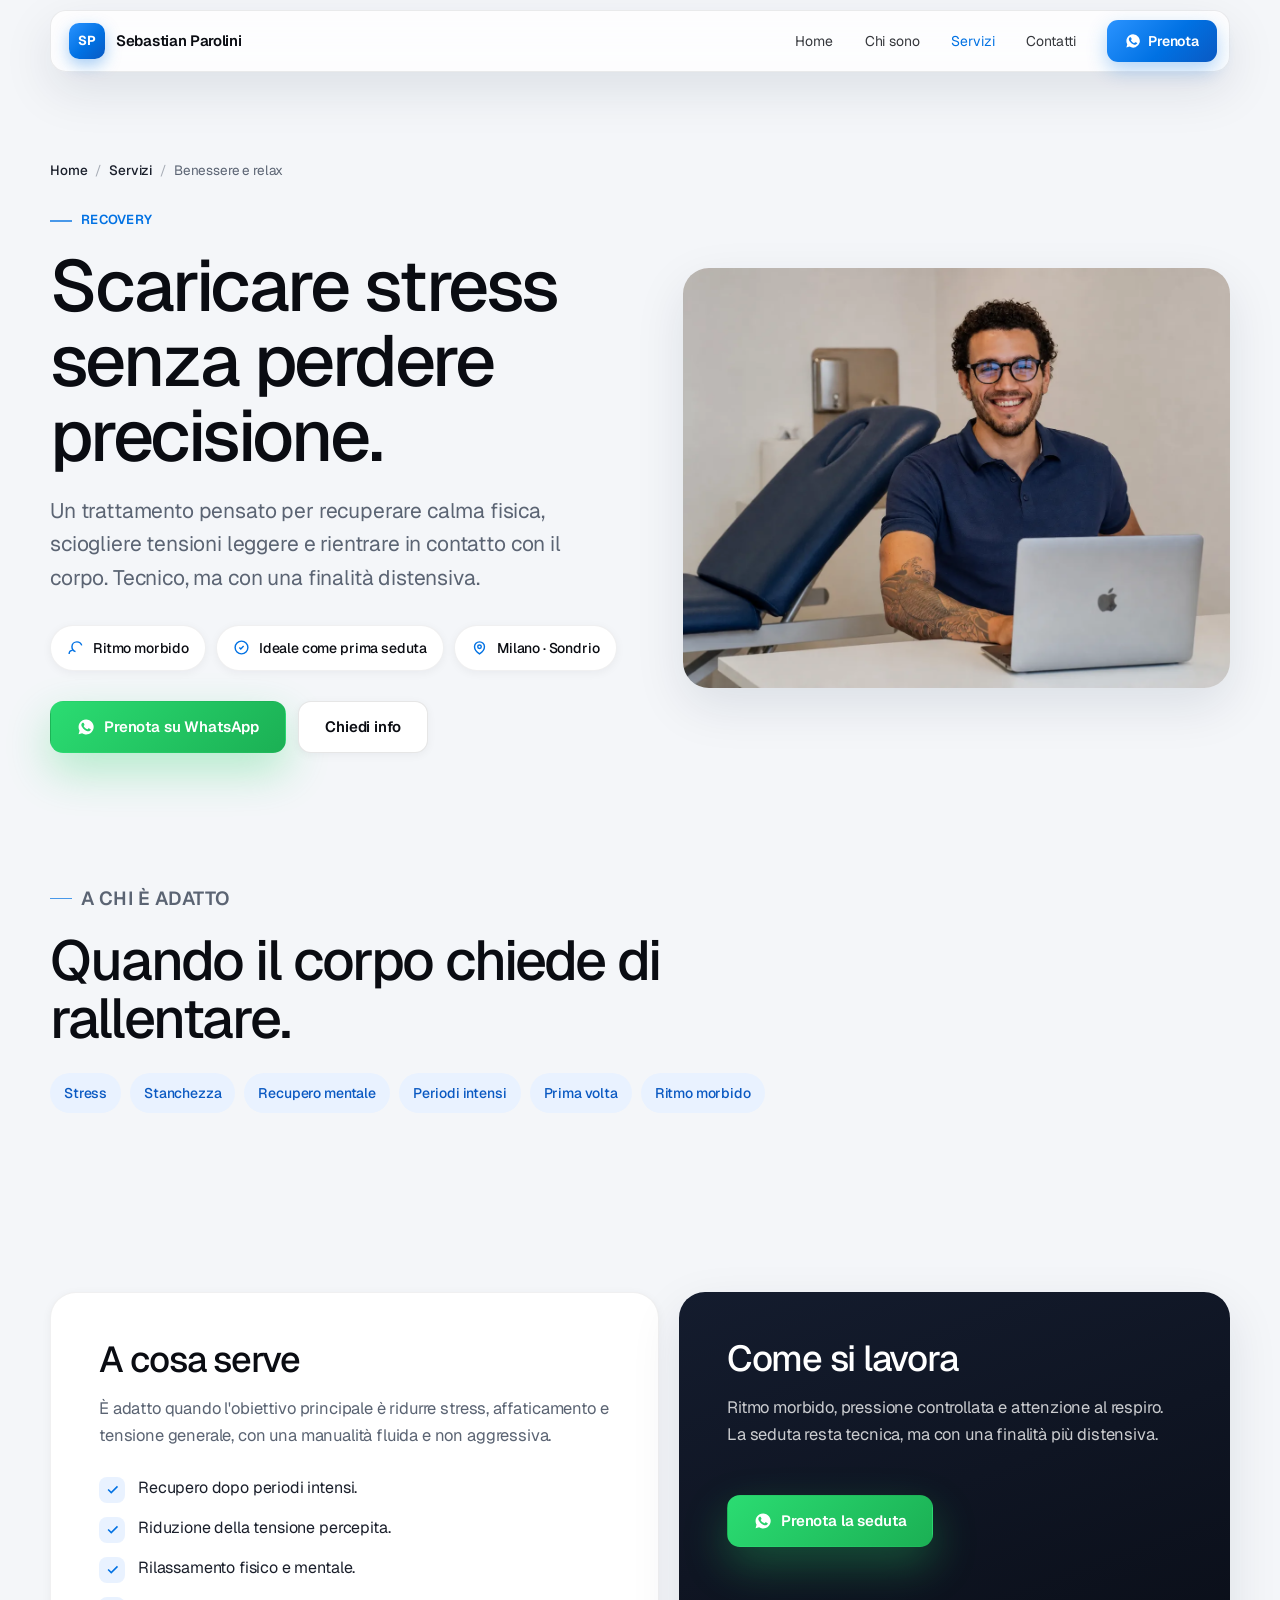
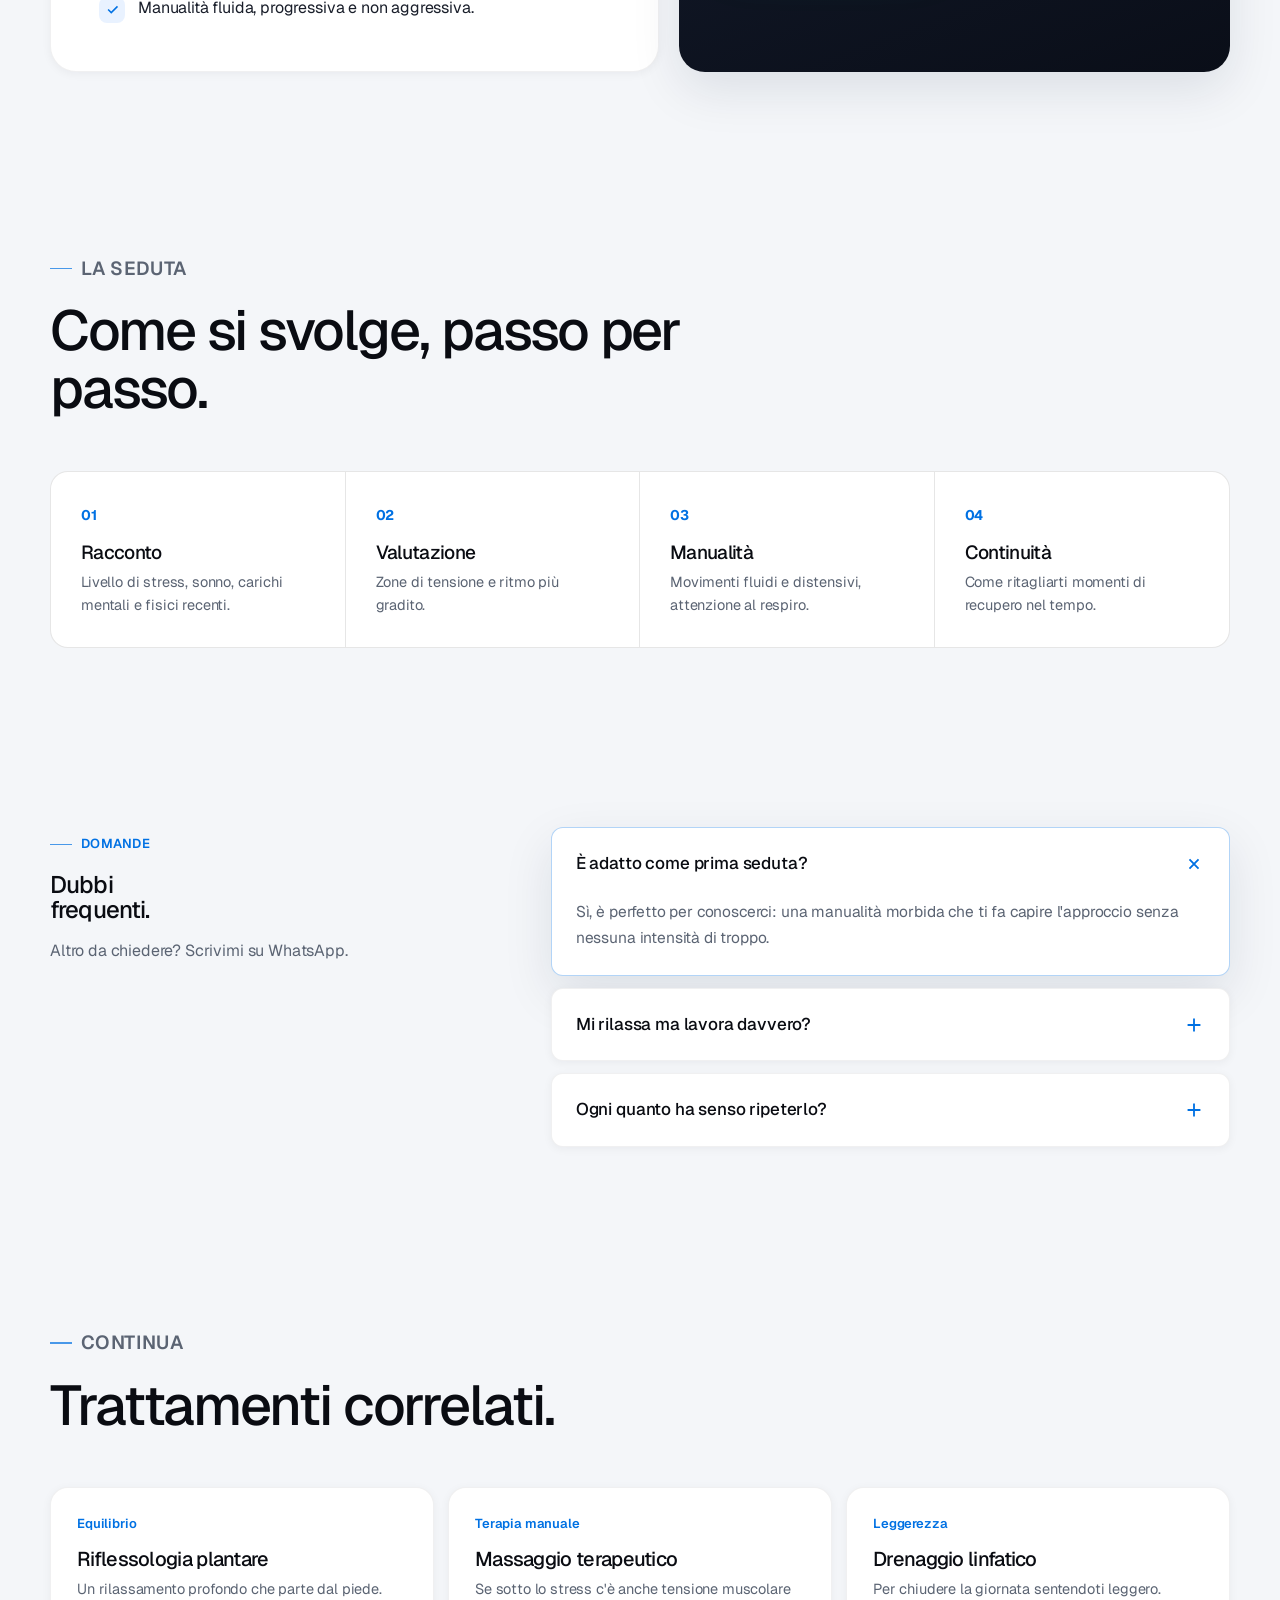
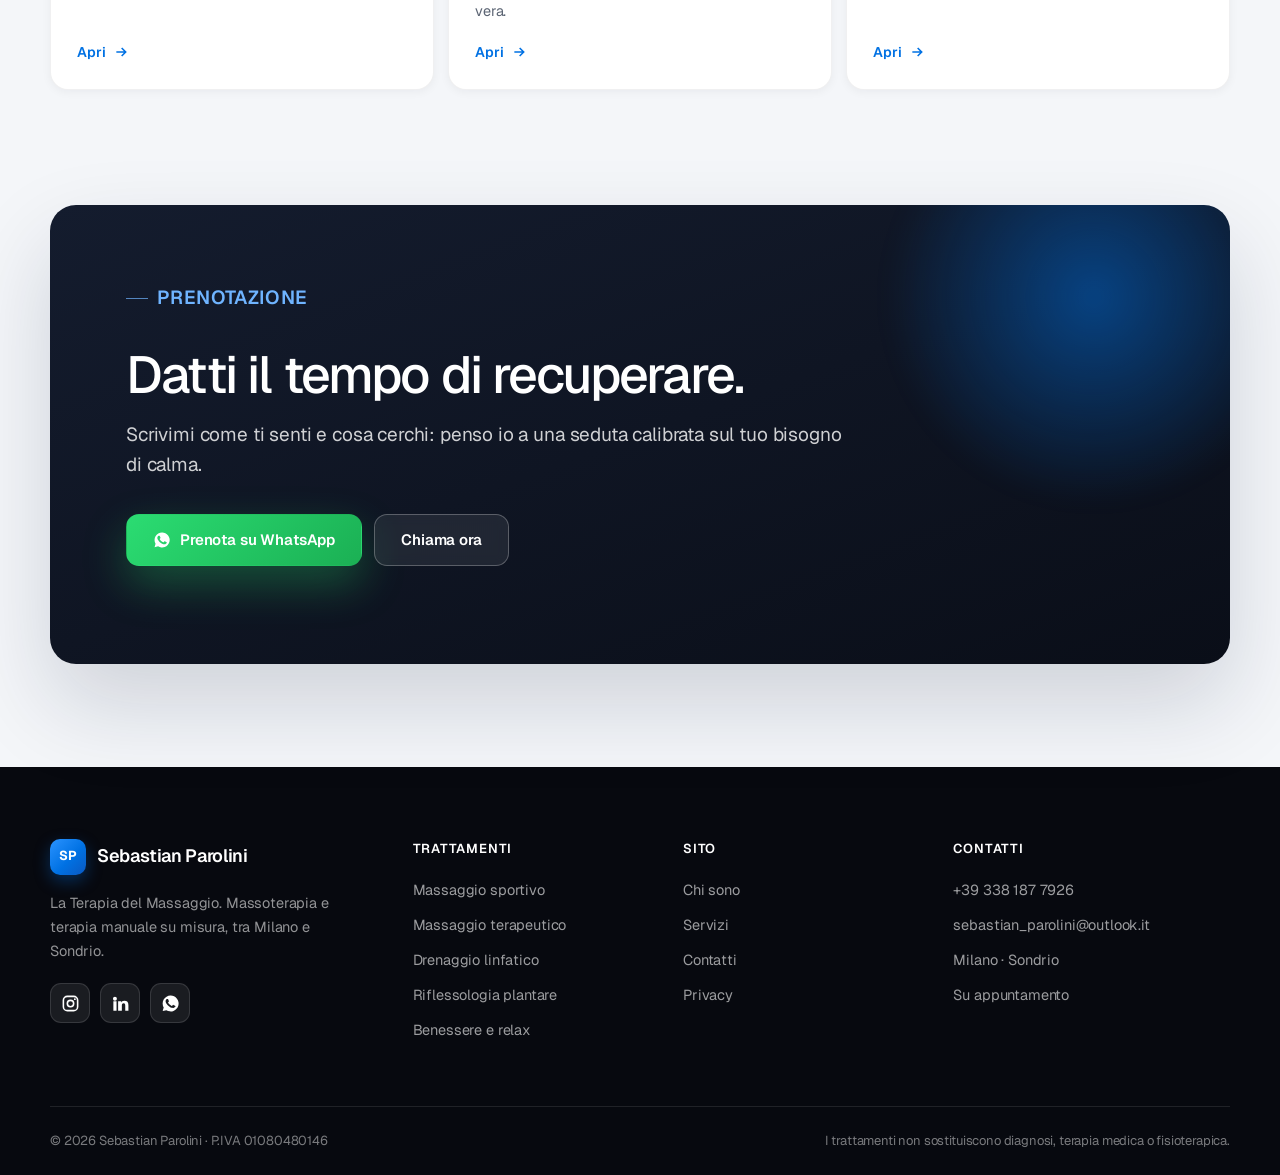
<file: benessere-relax.html>
<!doctype html>
<html lang="it">
<head>
  <meta charset="utf-8">
  <meta name="viewport" content="width=device-width, initial-scale=1">
  <title>Massaggio benessere e relax a Milano e Sondrio | Sebastian Parolini</title>
  <meta name="description" content="Massaggio benessere e relax per scaricare stress, recuperare energia e ritrovare calma fisica. Ritmo morbido, pressione controllata, attenzione al respiro.">
  <meta name="theme-color" content="#0a0e18">
  <link rel="canonical" href="https://sosaai.github.io/sebastian-parolini-site/benessere-relax.html">
  <meta property="og:title" content="Benessere e relax | Sebastian Parolini">
  <meta property="og:description" content="Scaricare stress senza perdere precisione. Recupero fisico e mentale.">
  <meta property="og:type" content="website">
  <meta property="og:image" content="https://sosaai.github.io/sebastian-parolini-site/assets/sebastian-ai-portrait.webp">
  <link rel="icon" href="assets/favicon.svg" type="image/svg+xml">
  <link rel="preconnect" href="https://fonts.googleapis.com">
  <link rel="preconnect" href="https://fonts.gstatic.com" crossorigin>
  <link href="https://fonts.googleapis.com/css2?family=Geist:wght@300;400;500;600;700&display=swap" rel="stylesheet">
  <link rel="stylesheet" href="styles.css">
  <script type="application/ld+json">{"@context":"https://schema.org","@type":"Service","name":"Benessere e relax","serviceType":"Massaggio benessere e relax","provider":{"@type":"Person","name":"Sebastian Parolini"},"areaServed":["Milano","Sondrio"],"url":"https://sosaai.github.io/sebastian-parolini-site/benessere-relax.html"}</script>
</head>
<body>
  <header class="site-header page-header" data-header>
    <a class="brand" href="index.html"><span class="brand-mark">SP</span><span class="brand-name">Sebastian Parolini</span></a>
    <nav class="nav-links" aria-label="Navigazione principale">
      <a href="index.html">Home</a>
      <a href="chi-sono.html">Chi sono</a>
      <a href="servizi.html" aria-current="page">Servizi</a>
      <a href="contatti.html">Contatti</a>
    </nav>
    <a class="nav-cta" href="https://wa.me/393381877926?text=Buongiorno%20Sebastian%2C%20vorrei%20prenotare%20un%20massaggio%20benessere%20e%20relax.">
      <svg viewBox="0 0 24 24" fill="currentColor" width="16" height="16"><path d="M12 2a10 10 0 0 0-8.6 15l-1.3 4.6 4.7-1.2A10 10 0 1 0 12 2Zm5.7 14.2c-.2.7-1.4 1.3-2 1.4-.5.1-1.2.1-1.9-.1-.4-.1-1-.3-1.7-.6-3-1.3-4.9-4.3-5-4.5-.2-.2-1.3-1.7-1.3-3.2s.8-2.3 1.1-2.6c.3-.3.6-.4.8-.4h.6c.2 0 .5 0 .7.5l.9 2.1c.1.2.1.4 0 .6l-.4.6-.4.4c-.2.2-.3.4-.1.7.2.3.9 1.4 1.9 2.3 1.3 1.1 2.3 1.5 2.6 1.6.3.1.5.1.7-.1l.8-1c.2-.3.4-.2.7-.1l2 1c.3.1.5.2.5.4.1.1.1.7-.1 1.3Z"/></svg>
      Prenota
    </a>
    <button class="menu-toggle" type="button" aria-label="Apri menu" aria-expanded="false" data-menu-toggle><span></span><span></span><span></span></button>
  </header>

  <main class="page-main">
    <section class="page-hero">
      <p class="breadcrumbs"><a href="index.html">Home</a><span class="sep">/</span><a href="servizi.html">Servizi</a><span class="sep">/</span> Benessere e relax</p>
      <div class="page-hero-grid">
        <div class="reveal">
          <p class="eyebrow">Recovery</p>
          <h1>Scaricare stress senza perdere precisione.</h1>
          <p class="lead">Un trattamento pensato per recuperare calma fisica, sciogliere tensioni leggere e rientrare in contatto con il corpo. Tecnico, ma con una finalità distensiva.</p>
          <div class="quickfacts">
            <span><svg viewBox="0 0 24 24" fill="none" stroke="currentColor" stroke-width="2"><path d="M20.8 9c-1-3-3.7-5-6.8-5-3.9 0-7 3.1-7 7 0 3.1 2 5.8 5 6.8"/><path d="M3 21c0-3 2-5 5-5"/></svg> Ritmo morbido</span>
            <span><svg viewBox="0 0 24 24" fill="none" stroke="currentColor" stroke-width="2"><path d="m9 12 2 2 4-4"/><circle cx="12" cy="12" r="9"/></svg> Ideale come prima seduta</span>
            <span><svg viewBox="0 0 24 24" fill="none" stroke="currentColor" stroke-width="2"><path d="M12 21s-7-4.5-7-10a7 7 0 0 1 14 0c0 5.5-7 10-7 10Z"/><circle cx="12" cy="11" r="2.5"/></svg> Milano · Sondrio</span>
          </div>
          <div class="button-row" style="margin-top:30px">
            <a class="button wa" href="https://wa.me/393381877926?text=Buongiorno%20Sebastian%2C%20vorrei%20prenotare%20un%20massaggio%20benessere%20e%20relax.">
              <svg viewBox="0 0 24 24" fill="currentColor"><path d="M12 2a10 10 0 0 0-8.6 15l-1.3 4.6 4.7-1.2A10 10 0 1 0 12 2Zm5.7 14.2c-.2.7-1.4 1.3-2 1.4-.5.1-1.2.1-1.9-.1-.4-.1-1-.3-1.7-.6-3-1.3-4.9-4.3-5-4.5-.2-.2-1.3-1.7-1.3-3.2s.8-2.3 1.1-2.6c.3-.3.6-.4.8-.4h.6c.2 0 .5 0 .7.5l.9 2.1c.1.2.1.4 0 .6l-.4.6-.4.4c-.2.2-.3.4-.1.7.2.3.9 1.4 1.9 2.3 1.3 1.1 2.3 1.5 2.6 1.6.3.1.5.1.7-.1l.8-1c.2-.3.4-.2.7-.1l2 1c.3.1.5.2.5.4.1.1.1.7-.1 1.3Z"/></svg>
              Prenota su WhatsApp
            </a>
            <a class="button ghost" href="contatti.html">Chiedi info</a>
          </div>
        </div>
        <div class="page-hero-media reveal d1"><img src="assets/sebastian-ai-portrait.webp" alt="Sebastian Parolini, trattamento benessere e relax"></div>
      </div>
    </section>

    <section class="section tight">
      <div class="section-head reveal" style="margin-bottom:24px"><p class="eyebrow">A chi è adatto</p><h2>Quando il corpo chiede di rallentare.</h2></div>
      <div class="chips reveal d1"><span>Stress</span><span>Stanchezza</span><span>Recupero mentale</span><span>Periodi intensi</span><span>Prima volta</span><span>Ritmo morbido</span></div>
    </section>

    <section class="section tight">
      <div class="detail-grid">
        <div class="info-card reveal">
          <h2>A cosa serve</h2>
          <p>È adatto quando l'obiettivo principale è ridurre stress, affaticamento e tensione generale, con una manualità fluida e non aggressiva.</p>
          <ul class="check-list">
            <li><span class="ck"><svg viewBox="0 0 24 24" fill="none" stroke="currentColor" stroke-width="2.4"><path d="m5 12 5 5L20 7"/></svg></span> Recupero dopo periodi intensi.</li>
            <li><span class="ck"><svg viewBox="0 0 24 24" fill="none" stroke="currentColor" stroke-width="2.4"><path d="m5 12 5 5L20 7"/></svg></span> Riduzione della tensione percepita.</li>
            <li><span class="ck"><svg viewBox="0 0 24 24" fill="none" stroke="currentColor" stroke-width="2.4"><path d="m5 12 5 5L20 7"/></svg></span> Rilassamento fisico e mentale.</li>
            <li><span class="ck"><svg viewBox="0 0 24 24" fill="none" stroke="currentColor" stroke-width="2.4"><path d="m5 12 5 5L20 7"/></svg></span> Manualità fluida, progressiva e non aggressiva.</li>
          </ul>
        </div>
        <div class="info-card dark reveal d1">
          <h2>Come si lavora</h2>
          <p>Ritmo morbido, pressione controllata e attenzione al respiro. La seduta resta tecnica, ma con una finalità più distensiva.</p>
          <a class="button wa" href="https://wa.me/393381877926?text=Buongiorno%20Sebastian%2C%20vorrei%20prenotare%20un%20massaggio%20benessere%20e%20relax.">
            <svg viewBox="0 0 24 24" fill="currentColor"><path d="M12 2a10 10 0 0 0-8.6 15l-1.3 4.6 4.7-1.2A10 10 0 1 0 12 2Zm5.7 14.2c-.2.7-1.4 1.3-2 1.4-.5.1-1.2.1-1.9-.1-.4-.1-1-.3-1.7-.6-3-1.3-4.9-4.3-5-4.5-.2-.2-1.3-1.7-1.3-3.2s.8-2.3 1.1-2.6c.3-.3.6-.4.8-.4h.6c.2 0 .5 0 .7.5l.9 2.1c.1.2.1.4 0 .6l-.4.6-.4.4c-.2.2-.3.4-.1.7.2.3.9 1.4 1.9 2.3 1.3 1.1 2.3 1.5 2.6 1.6.3.1.5.1.7-.1l.8-1c.2-.3.4-.2.7-.1l2 1c.3.1.5.2.5.4.1.1.1.7-.1 1.3Z"/></svg>
            Prenota la seduta
          </a>
        </div>
      </div>
    </section>

    <section class="section tight">
      <div class="section-head reveal"><p class="eyebrow">La seduta</p><h2>Come si svolge, passo per passo.</h2></div>
      <div class="steprail reveal d1">
        <div class="step"><span class="s-n">01</span><h3>Racconto</h3><p>Livello di stress, sonno, carichi mentali e fisici recenti.</p></div>
        <div class="step"><span class="s-n">02</span><h3>Valutazione</h3><p>Zone di tensione e ritmo più gradito.</p></div>
        <div class="step"><span class="s-n">03</span><h3>Manualità</h3><p>Movimenti fluidi e distensivi, attenzione al respiro.</p></div>
        <div class="step"><span class="s-n">04</span><h3>Continuità</h3><p>Come ritagliarti momenti di recupero nel tempo.</p></div>
      </div>
    </section>

    <section class="section tight">
      <div class="faq-wrap">
        <div class="reveal"><p class="eyebrow">Domande</p><h2 class="section-head" style="margin-bottom:14px">Dubbi<br>frequenti.</h2><p style="color:var(--muted);line-height:1.7">Altro da chiedere? Scrivimi su WhatsApp.</p></div>
        <div class="faq-list reveal d1">
          <details class="faq-item" open><summary>È adatto come prima seduta? <svg class="chev" viewBox="0 0 24 24" fill="none" stroke="currentColor" stroke-width="2"><path d="M12 5v14M5 12h14"/></svg></summary><p class="faq-a">Sì, è perfetto per conoscerci: una manualità morbida che ti fa capire l'approccio senza nessuna intensità di troppo.</p></details>
          <details class="faq-item"><summary>Mi rilassa ma lavora davvero? <svg class="chev" viewBox="0 0 24 24" fill="none" stroke="currentColor" stroke-width="2"><path d="M12 5v14M5 12h14"/></svg></summary><p class="faq-a">Sì. È distensivo ma resta un lavoro tecnico: scioglie tensioni leggere mentre ti aiuta a scaricare lo stress.</p></details>
          <details class="faq-item"><summary>Ogni quanto ha senso ripeterlo? <svg class="chev" viewBox="0 0 24 24" fill="none" stroke="currentColor" stroke-width="2"><path d="M12 5v14M5 12h14"/></svg></summary><p class="faq-a">Dipende dai tuoi ritmi: per molti è un appuntamento periodico di recupero. Te lo consiglio in base a come ti senti.</p></details>
        </div>
      </div>
    </section>

    <section class="section tight">
      <div class="section-head reveal"><p class="eyebrow">Continua</p><h2>Trattamenti correlati.</h2></div>
      <div class="related-grid">
        <a class="related reveal" href="riflessologia-plantare.html"><span class="r-tag">Equilibrio</span><h3>Riflessologia plantare</h3><p>Un rilassamento profondo che parte dal piede.</p><span class="svc-go">Apri <svg viewBox="0 0 24 24" fill="none" stroke="currentColor" stroke-width="2.4"><path d="M5 12h14m-6-6 6 6-6 6"/></svg></span></a>
        <a class="related reveal d1" href="massaggio-terapeutico.html"><span class="r-tag">Terapia manuale</span><h3>Massaggio terapeutico</h3><p>Se sotto lo stress c'è anche tensione muscolare vera.</p><span class="svc-go">Apri <svg viewBox="0 0 24 24" fill="none" stroke="currentColor" stroke-width="2.4"><path d="M5 12h14m-6-6 6 6-6 6"/></svg></span></a>
        <a class="related reveal d2" href="drenaggio-linfatico.html"><span class="r-tag">Leggerezza</span><h3>Drenaggio linfatico</h3><p>Per chiudere la giornata sentendoti leggero.</p><span class="svc-go">Apri <svg viewBox="0 0 24 24" fill="none" stroke="currentColor" stroke-width="2.4"><path d="M5 12h14m-6-6 6 6-6 6"/></svg></span></a>
      </div>
    </section>

    <section class="cta-band reveal">
      <div class="cta-glow"></div>
      <div class="cta-band-inner">
        <p class="eyebrow light">Prenotazione</p>
        <h2>Datti il tempo di recuperare.</h2>
        <p>Scrivimi come ti senti e cosa cerchi: penso io a una seduta calibrata sul tuo bisogno di calma.</p>
        <div class="button-row">
          <a class="button wa" href="https://wa.me/393381877926?text=Buongiorno%20Sebastian%2C%20vorrei%20prenotare%20un%20massaggio%20benessere%20e%20relax.">
            <svg viewBox="0 0 24 24" fill="currentColor"><path d="M12 2a10 10 0 0 0-8.6 15l-1.3 4.6 4.7-1.2A10 10 0 1 0 12 2Zm5.7 14.2c-.2.7-1.4 1.3-2 1.4-.5.1-1.2.1-1.9-.1-.4-.1-1-.3-1.7-.6-3-1.3-4.9-4.3-5-4.5-.2-.2-1.3-1.7-1.3-3.2s.8-2.3 1.1-2.6c.3-.3.6-.4.8-.4h.6c.2 0 .5 0 .7.5l.9 2.1c.1.2.1.4 0 .6l-.4.6-.4.4c-.2.2-.3.4-.1.7.2.3.9 1.4 1.9 2.3 1.3 1.1 2.3 1.5 2.6 1.6.3.1.5.1.7-.1l.8-1c.2-.3.4-.2.7-.1l2 1c.3.1.5.2.5.4.1.1.1.7-.1 1.3Z"/></svg>
            Prenota su WhatsApp
          </a>
          <a class="button light" href="tel:+393381877926">Chiama ora</a>
        </div>
      </div>
    </section>
  </main>

  <footer class="footer">
    <div class="footer-top">
      <div class="footer-brand">
        <a class="brand" href="index.html"><span class="brand-mark">SP</span><span class="brand-name">Sebastian Parolini</span></a>
        <p>La Terapia del Massaggio. Massoterapia e terapia manuale su misura, tra Milano e Sondrio.</p>
        <div class="footer-soc">
          <a href="https://www.instagram.com/p.massaggiatore_terapista/" target="_blank" rel="noreferrer" aria-label="Instagram"><svg viewBox="0 0 24 24" fill="none" stroke="currentColor" stroke-width="2"><rect x="3" y="3" width="18" height="18" rx="5"/><circle cx="12" cy="12" r="4"/><circle cx="17.5" cy="6.5" r="1.2" fill="currentColor" stroke="none"/></svg></a>
          <a href="https://www.linkedin.com/in/sebastian-parolini-74695a232/" target="_blank" rel="noreferrer" aria-label="LinkedIn"><svg viewBox="0 0 24 24" fill="currentColor"><path d="M4.98 3.5a2.5 2.5 0 1 0 0 5 2.5 2.5 0 0 0 0-5ZM3 9h4v12H3V9Zm6 0h3.8v1.7h.05c.53-1 1.83-2.05 3.77-2.05C20.6 8.65 22 10.6 22 14.1V21h-4v-6.1c0-1.45-.03-3.3-2-3.3-2 0-2.3 1.57-2.3 3.2V21H9V9Z"/></svg></a>
          <a href="https://wa.me/393381877926" target="_blank" rel="noreferrer" aria-label="WhatsApp"><svg viewBox="0 0 24 24" fill="currentColor"><path d="M12 2a10 10 0 0 0-8.6 15l-1.3 4.6 4.7-1.2A10 10 0 1 0 12 2Zm5.7 14.2c-.2.7-1.4 1.3-2 1.4-.5.1-1.2.1-1.9-.1-.4-.1-1-.3-1.7-.6-3-1.3-4.9-4.3-5-4.5-.2-.2-1.3-1.7-1.3-3.2s.8-2.3 1.1-2.6c.3-.3.6-.4.8-.4h.6c.2 0 .5 0 .7.5l.9 2.1c.1.2.1.4 0 .6l-.4.6-.4.4c-.2.2-.3.4-.1.7.2.3.9 1.4 1.9 2.3 1.3 1.1 2.3 1.5 2.6 1.6.3.1.5.1.7-.1l.8-1c.2-.3.4-.2.7-.1l2 1c.3.1.5.2.5.4.1.1.1.7-.1 1.3Z"/></svg></a>
        </div>
      </div>
      <div class="footer-col"><h4>Trattamenti</h4><a href="massaggio-sportivo.html">Massaggio sportivo</a><a href="massaggio-terapeutico.html">Massaggio terapeutico</a><a href="drenaggio-linfatico.html">Drenaggio linfatico</a><a href="riflessologia-plantare.html">Riflessologia plantare</a><a href="benessere-relax.html">Benessere e relax</a></div>
      <div class="footer-col"><h4>Sito</h4><a href="chi-sono.html">Chi sono</a><a href="servizi.html">Servizi</a><a href="contatti.html">Contatti</a><a href="privacy.html">Privacy</a></div>
      <div class="footer-col"><h4>Contatti</h4><a href="tel:+393381877926">+39 338 187 7926</a><a href="mailto:sebastian_parolini@outlook.it">sebastian_parolini@outlook.it</a><p>Milano · Sondrio</p><p>Su appuntamento</p></div>
    </div>
    <div class="footer-bottom">
      <span>© <span data-year>2026</span> Sebastian Parolini · P.IVA 01080480146</span>
      <span>I trattamenti non sostituiscono diagnosi, terapia medica o fisioterapica.</span>
    </div>
  </footer>

  <div class="sticky-cta" data-sticky-cta>
    <a class="s-wa" href="https://wa.me/393381877926?text=Buongiorno%20Sebastian%2C%20vorrei%20prenotare%20un%20massaggio%20benessere%20e%20relax."><svg viewBox="0 0 24 24" fill="currentColor"><path d="M12 2a10 10 0 0 0-8.6 15l-1.3 4.6 4.7-1.2A10 10 0 1 0 12 2Zm5.7 14.2c-.2.7-1.4 1.3-2 1.4-.5.1-1.2.1-1.9-.1-.4-.1-1-.3-1.7-.6-3-1.3-4.9-4.3-5-4.5-.2-.2-1.3-1.7-1.3-3.2s.8-2.3 1.1-2.6c.3-.3.6-.4.8-.4h.6c.2 0 .5 0 .7.5l.9 2.1c.1.2.1.4 0 .6l-.4.6-.4.4c-.2.2-.3.4-.1.7.2.3.9 1.4 1.9 2.3 1.3 1.1 2.3 1.5 2.6 1.6.3.1.5.1.7-.1l.8-1c.2-.3.4-.2.7-.1l2 1c.3.1.5.2.5.4.1.1.1.7-.1 1.3Z"/></svg> WhatsApp</a>
    <a class="s-call" href="tel:+393381877926"><svg viewBox="0 0 24 24" fill="none" stroke="currentColor" stroke-width="2"><path d="M22 16.9v3a2 2 0 0 1-2.2 2 19.8 19.8 0 0 1-8.6-3.1 19.5 19.5 0 0 1-6-6 19.8 19.8 0 0 1-3.1-8.7A2 2 0 0 1 4.1 2h3a2 2 0 0 1 2 1.7c.1 1 .4 1.9.7 2.8a2 2 0 0 1-.5 2.1L8.1 9.9a16 16 0 0 0 6 6l1.3-1.3a2 2 0 0 1 2.1-.4c.9.3 1.8.6 2.8.7a2 2 0 0 1 1.7 2Z"/></svg> Chiama</a>
  </div>

  <script src="script.js"></script>
</body>
</html>
</file>
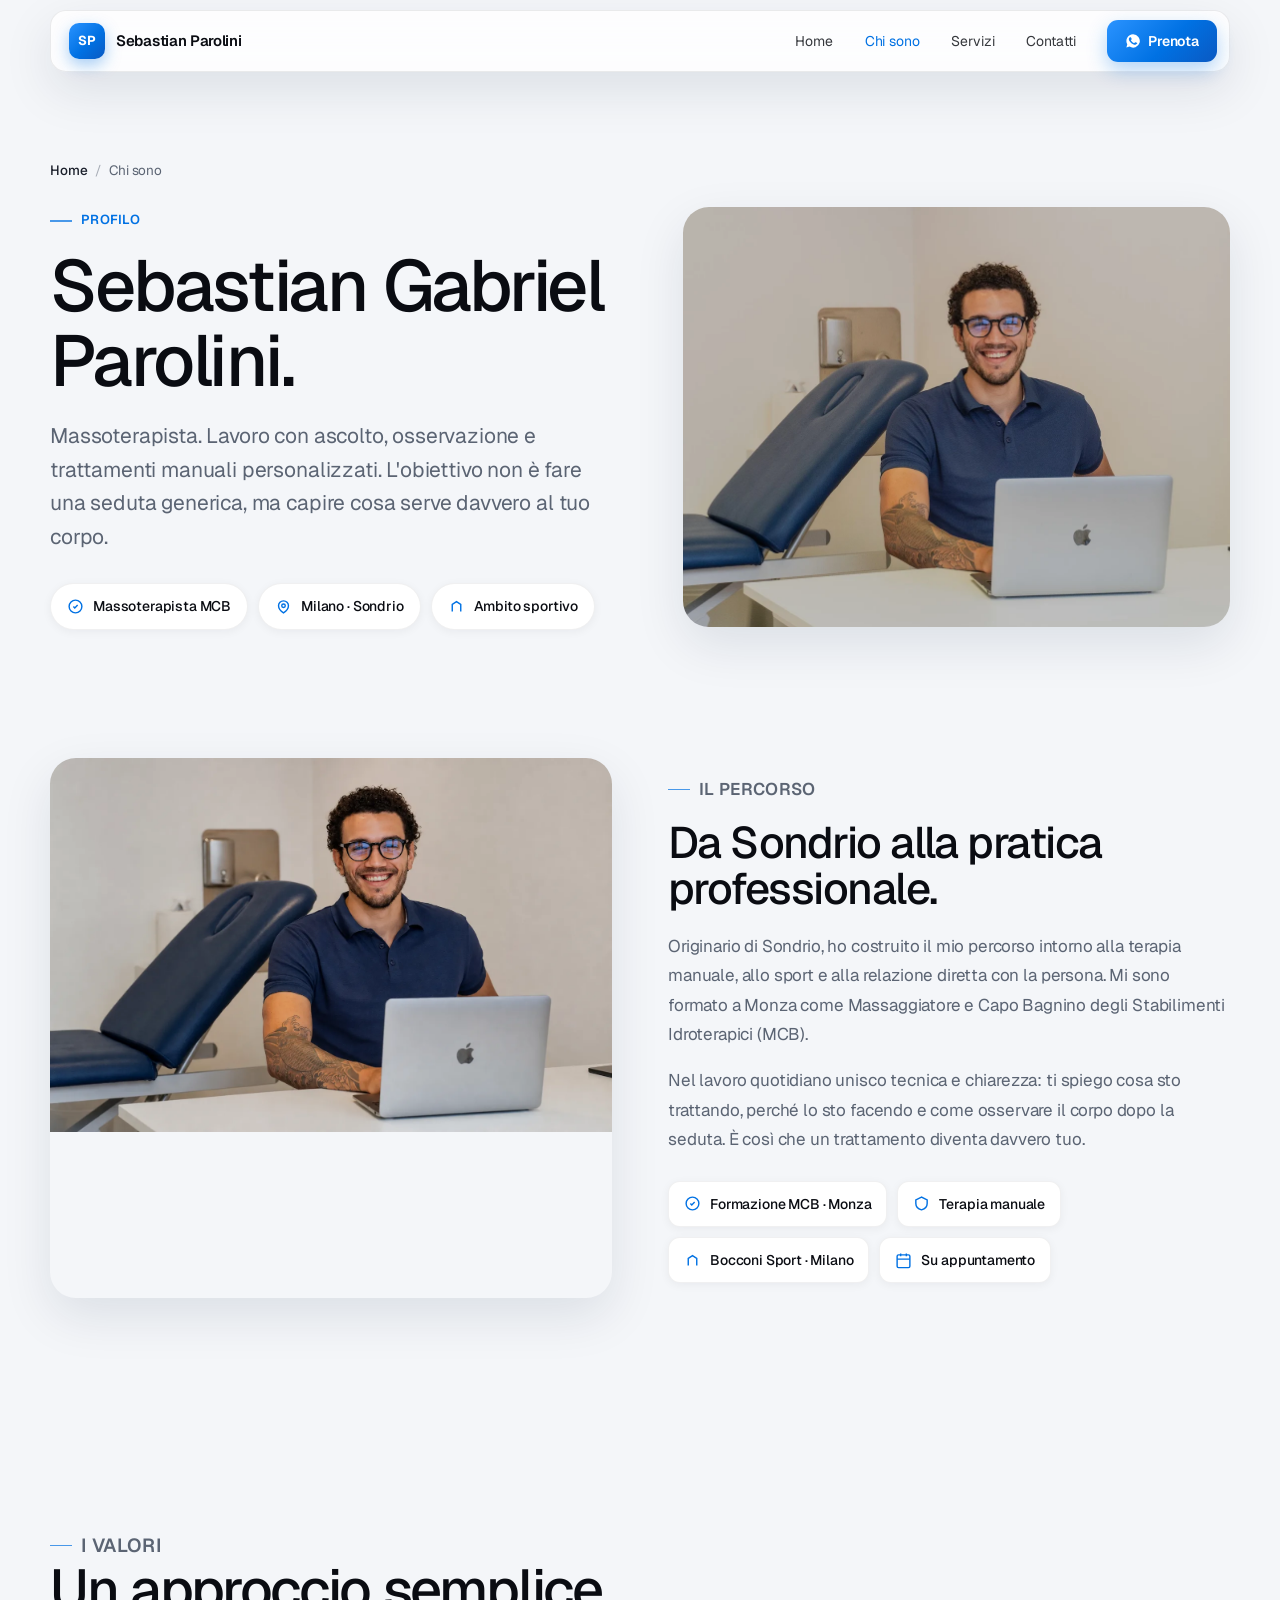
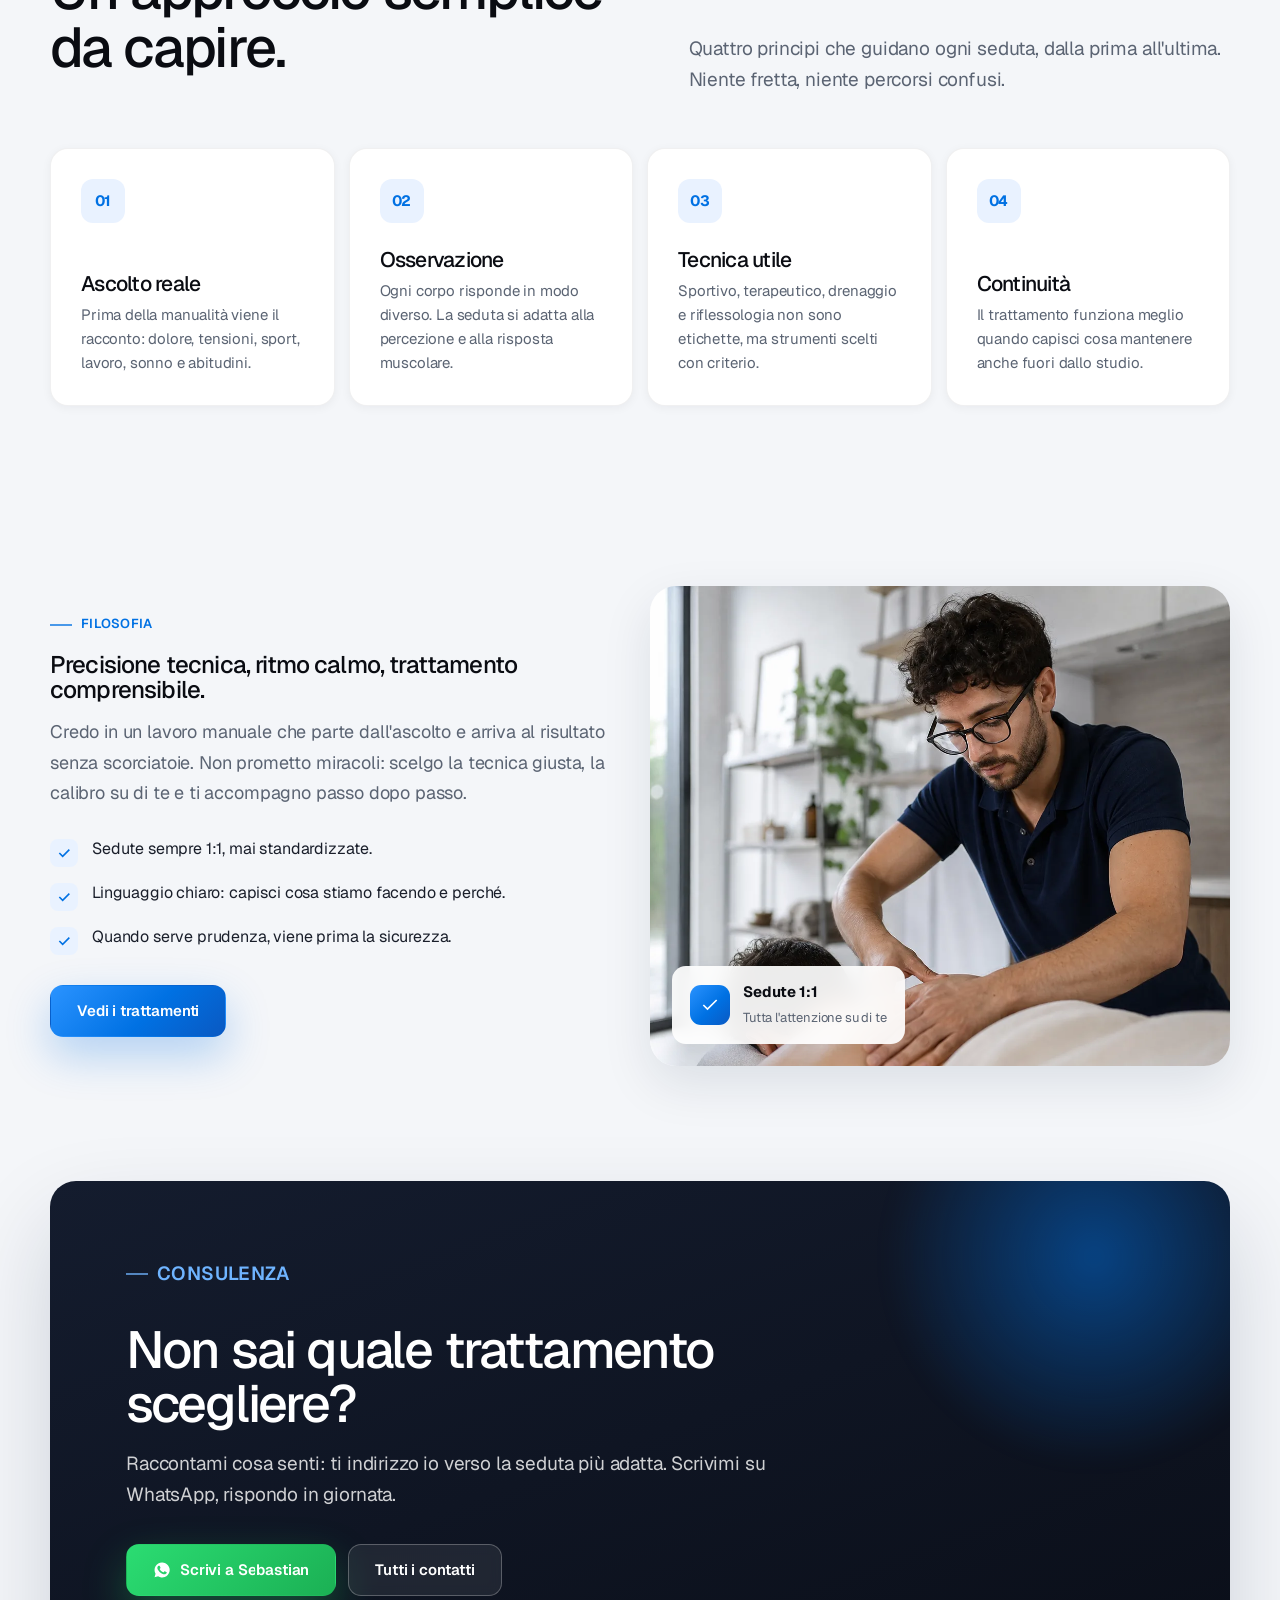
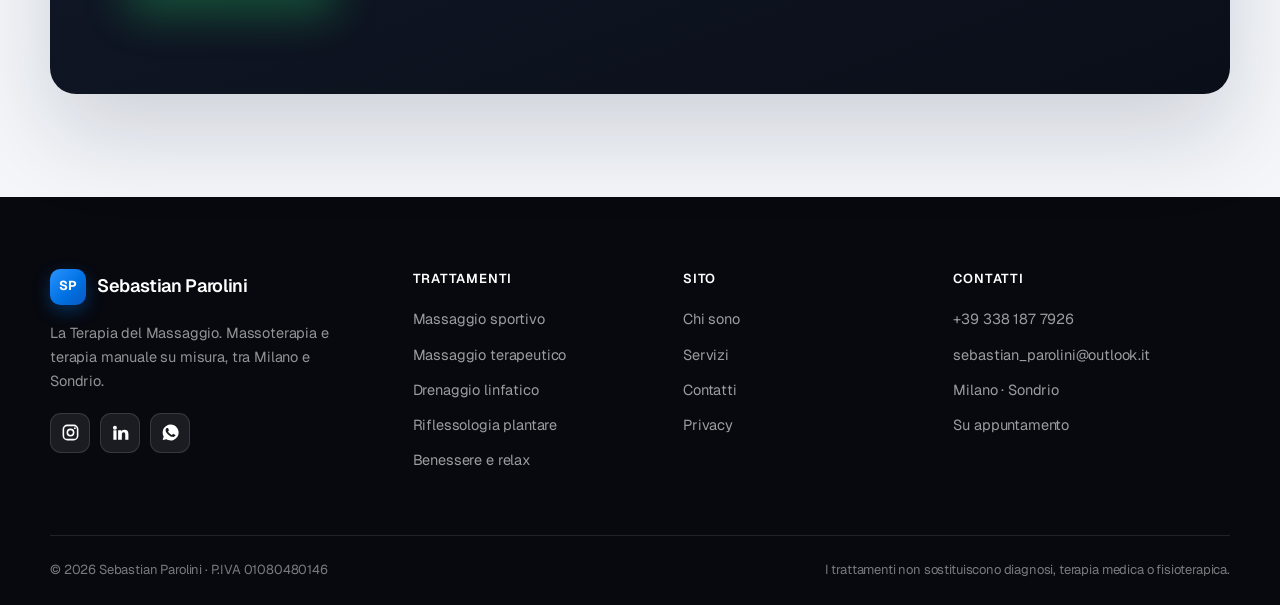
<file: chi-sono.html>
<!doctype html>
<html lang="it">
<head>
  <meta charset="utf-8">
  <meta name="viewport" content="width=device-width, initial-scale=1">
  <title>Chi sono | Sebastian Parolini Massoterapista</title>
  <meta name="description" content="Sebastian Gabriel Parolini, massoterapista originario di Sondrio formato a Monza (MCB). Terapia manuale, sport e benessere con un approccio fatto di ascolto e tecnica.">
  <meta name="theme-color" content="#0a0e18">
  <link rel="canonical" href="https://sosaai.github.io/sebastian-parolini-site/chi-sono.html">
  <link rel="icon" href="assets/favicon.svg" type="image/svg+xml">
  <link rel="preconnect" href="https://fonts.googleapis.com">
  <link rel="preconnect" href="https://fonts.gstatic.com" crossorigin>
  <link href="https://fonts.googleapis.com/css2?family=Geist:wght@300;400;500;600;700&display=swap" rel="stylesheet">
  <link rel="stylesheet" href="styles.css">
</head>
<body>
  <header class="site-header page-header" data-header>
    <a class="brand" href="index.html"><span class="brand-mark">SP</span><span class="brand-name">Sebastian Parolini</span></a>
    <nav class="nav-links" aria-label="Navigazione principale">
      <a href="index.html">Home</a>
      <a href="chi-sono.html" aria-current="page">Chi sono</a>
      <a href="servizi.html">Servizi</a>
      <a href="contatti.html">Contatti</a>
    </nav>
    <a class="nav-cta" href="https://wa.me/393381877926?text=Buongiorno%20Sebastian%2C%20vorrei%20prenotare%20una%20seduta.">
      <svg viewBox="0 0 24 24" fill="currentColor" width="16" height="16"><path d="M12 2a10 10 0 0 0-8.6 15l-1.3 4.6 4.7-1.2A10 10 0 1 0 12 2Zm5.7 14.2c-.2.7-1.4 1.3-2 1.4-.5.1-1.2.1-1.9-.1-.4-.1-1-.3-1.7-.6-3-1.3-4.9-4.3-5-4.5-.2-.2-1.3-1.7-1.3-3.2s.8-2.3 1.1-2.6c.3-.3.6-.4.8-.4h.6c.2 0 .5 0 .7.5l.9 2.1c.1.2.1.4 0 .6l-.4.6-.4.4c-.2.2-.3.4-.1.7.2.3.9 1.4 1.9 2.3 1.3 1.1 2.3 1.5 2.6 1.6.3.1.5.1.7-.1l.8-1c.2-.3.4-.2.7-.1l2 1c.3.1.5.2.5.4.1.1.1.7-.1 1.3Z"/></svg>
      Prenota
    </a>
    <button class="menu-toggle" type="button" aria-label="Apri menu" aria-expanded="false" data-menu-toggle><span></span><span></span><span></span></button>
  </header>

  <main class="page-main">
    <section class="page-hero">
      <p class="breadcrumbs"><a href="index.html">Home</a><span class="sep">/</span> Chi sono</p>
      <div class="page-hero-grid">
        <div class="reveal">
          <p class="eyebrow">Profilo</p>
          <h1>Sebastian Gabriel Parolini.</h1>
          <p class="lead">Massoterapista. Lavoro con ascolto, osservazione e trattamenti manuali personalizzati. L'obiettivo non è fare una seduta generica, ma capire cosa serve davvero al tuo corpo.</p>
          <div class="quickfacts">
            <span><svg viewBox="0 0 24 24" fill="none" stroke="currentColor" stroke-width="2"><path d="m9 12 2 2 4-4"/><circle cx="12" cy="12" r="9"/></svg> Massoterapista MCB</span>
            <span><svg viewBox="0 0 24 24" fill="none" stroke="currentColor" stroke-width="2"><path d="M12 21s-7-4.5-7-10a7 7 0 0 1 14 0c0 5.5-7 10-7 10Z"/><circle cx="12" cy="11" r="2.5"/></svg> Milano · Sondrio</span>
            <span><svg viewBox="0 0 24 24" fill="none" stroke="currentColor" stroke-width="2"><path d="M6 19V9l6-4 6 4v10"/></svg> Ambito sportivo</span>
          </div>
        </div>
        <div class="page-hero-media reveal d1">
          <img src="assets/sebastian-parolini.webp" alt="Sebastian Parolini nel suo studio">
        </div>
      </div>
    </section>

    <section class="section tight">
      <div class="about-story">
        <div class="as-media reveal"><img src="assets/sebastian-ai-portrait.webp" alt="Sebastian Parolini, ritratto"></div>
        <div class="reveal d1">
          <p class="eyebrow">Il percorso</p>
          <h2>Da Sondrio alla pratica professionale.</h2>
          <p>Originario di Sondrio, ho costruito il mio percorso intorno alla terapia manuale, allo sport e alla relazione diretta con la persona. Mi sono formato a Monza come Massaggiatore e Capo Bagnino degli Stabilimenti Idroterapici (MCB).</p>
          <p>Nel lavoro quotidiano unisco tecnica e chiarezza: ti spiego cosa sto trattando, perché lo sto facendo e come osservare il corpo dopo la seduta. È così che un trattamento diventa davvero tuo.</p>
          <div class="cred-row">
            <span><svg viewBox="0 0 24 24" fill="none" stroke="currentColor" stroke-width="2"><path d="m9 12 2 2 4-4"/><circle cx="12" cy="12" r="9"/></svg> Formazione MCB · Monza</span>
            <span><svg viewBox="0 0 24 24" fill="none" stroke="currentColor" stroke-width="2"><path d="M12 3 4 7v5c0 4.5 3.4 7.8 8 9 4.6-1.2 8-4.5 8-9V7l-8-4Z"/></svg> Terapia manuale</span>
            <span><svg viewBox="0 0 24 24" fill="none" stroke="currentColor" stroke-width="2"><path d="M6 19V9l6-4 6 4v10"/></svg> Bocconi Sport · Milano</span>
            <span><svg viewBox="0 0 24 24" fill="none" stroke="currentColor" stroke-width="2"><rect x="3" y="4" width="18" height="18" rx="2"/><path d="M16 2v4M8 2v4M3 10h18"/></svg> Su appuntamento</span>
          </div>
        </div>
      </div>
    </section>

    <section class="section">
      <div class="section-head split reveal">
        <div>
          <p class="eyebrow">I valori</p>
          <h2>Un approccio semplice da capire.</h2>
        </div>
        <p>Quattro principi che guidano ogni seduta, dalla prima all'ultima. Niente fretta, niente percorsi confusi.</p>
      </div>
      <div class="method-grid">
        <div class="method-card reveal"><span class="method-num">01</span><h3>Ascolto reale</h3><p>Prima della manualità viene il racconto: dolore, tensioni, sport, lavoro, sonno e abitudini.</p></div>
        <div class="method-card reveal d1"><span class="method-num">02</span><h3>Osservazione</h3><p>Ogni corpo risponde in modo diverso. La seduta si adatta alla percezione e alla risposta muscolare.</p></div>
        <div class="method-card reveal d2"><span class="method-num">03</span><h3>Tecnica utile</h3><p>Sportivo, terapeutico, drenaggio e riflessologia non sono etichette, ma strumenti scelti con criterio.</p></div>
        <div class="method-card reveal d3"><span class="method-num">04</span><h3>Continuità</h3><p>Il trattamento funziona meglio quando capisci cosa mantenere anche fuori dallo studio.</p></div>
      </div>
    </section>

    <section class="section tight">
      <div class="split">
        <div class="split-body reveal">
          <p class="eyebrow">Filosofia</p>
          <h2 class="section-head" style="margin-bottom:14px">Precisione tecnica, ritmo calmo, trattamento comprensibile.</h2>
          <p style="color:var(--muted);font-size:18px;line-height:1.7;margin:0">Credo in un lavoro manuale che parte dall'ascolto e arriva al risultato senza scorciatoie. Non prometto miracoli: scelgo la tecnica giusta, la calibro su di te e ti accompagno passo dopo passo.</p>
          <ul class="feature-list">
            <li><span class="fl-ico"><svg viewBox="0 0 24 24" fill="none" stroke="currentColor" stroke-width="2.4"><path d="m5 12 5 5L20 7"/></svg></span><span>Sedute sempre 1:1, mai standardizzate.</span></li>
            <li><span class="fl-ico"><svg viewBox="0 0 24 24" fill="none" stroke="currentColor" stroke-width="2.4"><path d="m5 12 5 5L20 7"/></svg></span><span>Linguaggio chiaro: capisci cosa stiamo facendo e perché.</span></li>
            <li><span class="fl-ico"><svg viewBox="0 0 24 24" fill="none" stroke="currentColor" stroke-width="2.4"><path d="m5 12 5 5L20 7"/></svg></span><span>Quando serve prudenza, viene prima la sicurezza.</span></li>
          </ul>
          <div class="button-row" style="margin-top:30px">
            <a class="button primary" href="servizi.html">Vedi i trattamenti</a>
          </div>
        </div>
        <div class="split-media reveal d1">
          <img src="assets/sebastian-ai-working.webp" alt="Sebastian Parolini durante un trattamento">
          <div class="badge-float">
            <span class="bf-ico"><svg viewBox="0 0 24 24" fill="none" stroke="currentColor" stroke-width="2"><path d="M20 6 9 17l-5-5"/></svg></span>
            <div><strong>Sedute 1:1</strong><span>Tutta l'attenzione su di te</span></div>
          </div>
        </div>
      </div>
    </section>

    <section class="cta-band reveal">
      <div class="cta-glow"></div>
      <div class="cta-band-inner">
        <p class="eyebrow light">Consulenza</p>
        <h2>Non sai quale trattamento scegliere?</h2>
        <p>Raccontami cosa senti: ti indirizzo io verso la seduta più adatta. Scrivimi su WhatsApp, rispondo in giornata.</p>
        <div class="button-row">
          <a class="button wa" href="https://wa.me/393381877926?text=Buongiorno%20Sebastian%2C%20vorrei%20chiedere%20informazioni%20su%20una%20seduta.">
            <svg viewBox="0 0 24 24" fill="currentColor"><path d="M12 2a10 10 0 0 0-8.6 15l-1.3 4.6 4.7-1.2A10 10 0 1 0 12 2Zm5.7 14.2c-.2.7-1.4 1.3-2 1.4-.5.1-1.2.1-1.9-.1-.4-.1-1-.3-1.7-.6-3-1.3-4.9-4.3-5-4.5-.2-.2-1.3-1.7-1.3-3.2s.8-2.3 1.1-2.6c.3-.3.6-.4.8-.4h.6c.2 0 .5 0 .7.5l.9 2.1c.1.2.1.4 0 .6l-.4.6-.4.4c-.2.2-.3.4-.1.7.2.3.9 1.4 1.9 2.3 1.3 1.1 2.3 1.5 2.6 1.6.3.1.5.1.7-.1l.8-1c.2-.3.4-.2.7-.1l2 1c.3.1.5.2.5.4.1.1.1.7-.1 1.3Z"/></svg>
            Scrivi a Sebastian
          </a>
          <a class="button light" href="contatti.html">Tutti i contatti</a>
        </div>
      </div>
    </section>
  </main>

  <footer class="footer">
    <div class="footer-top">
      <div class="footer-brand">
        <a class="brand" href="index.html"><span class="brand-mark">SP</span><span class="brand-name">Sebastian Parolini</span></a>
        <p>La Terapia del Massaggio. Massoterapia e terapia manuale su misura, tra Milano e Sondrio.</p>
        <div class="footer-soc">
          <a href="https://www.instagram.com/p.massaggiatore_terapista/" target="_blank" rel="noreferrer" aria-label="Instagram"><svg viewBox="0 0 24 24" fill="none" stroke="currentColor" stroke-width="2"><rect x="3" y="3" width="18" height="18" rx="5"/><circle cx="12" cy="12" r="4"/><circle cx="17.5" cy="6.5" r="1.2" fill="currentColor" stroke="none"/></svg></a>
          <a href="https://www.linkedin.com/in/sebastian-parolini-74695a232/" target="_blank" rel="noreferrer" aria-label="LinkedIn"><svg viewBox="0 0 24 24" fill="currentColor"><path d="M4.98 3.5a2.5 2.5 0 1 0 0 5 2.5 2.5 0 0 0 0-5ZM3 9h4v12H3V9Zm6 0h3.8v1.7h.05c.53-1 1.83-2.05 3.77-2.05C20.6 8.65 22 10.6 22 14.1V21h-4v-6.1c0-1.45-.03-3.3-2-3.3-2 0-2.3 1.57-2.3 3.2V21H9V9Z"/></svg></a>
          <a href="https://wa.me/393381877926" target="_blank" rel="noreferrer" aria-label="WhatsApp"><svg viewBox="0 0 24 24" fill="currentColor"><path d="M12 2a10 10 0 0 0-8.6 15l-1.3 4.6 4.7-1.2A10 10 0 1 0 12 2Zm5.7 14.2c-.2.7-1.4 1.3-2 1.4-.5.1-1.2.1-1.9-.1-.4-.1-1-.3-1.7-.6-3-1.3-4.9-4.3-5-4.5-.2-.2-1.3-1.7-1.3-3.2s.8-2.3 1.1-2.6c.3-.3.6-.4.8-.4h.6c.2 0 .5 0 .7.5l.9 2.1c.1.2.1.4 0 .6l-.4.6-.4.4c-.2.2-.3.4-.1.7.2.3.9 1.4 1.9 2.3 1.3 1.1 2.3 1.5 2.6 1.6.3.1.5.1.7-.1l.8-1c.2-.3.4-.2.7-.1l2 1c.3.1.5.2.5.4.1.1.1.7-.1 1.3Z"/></svg></a>
        </div>
      </div>
      <div class="footer-col">
        <h4>Trattamenti</h4>
        <a href="massaggio-sportivo.html">Massaggio sportivo</a>
        <a href="massaggio-terapeutico.html">Massaggio terapeutico</a>
        <a href="drenaggio-linfatico.html">Drenaggio linfatico</a>
        <a href="riflessologia-plantare.html">Riflessologia plantare</a>
        <a href="benessere-relax.html">Benessere e relax</a>
      </div>
      <div class="footer-col">
        <h4>Sito</h4>
        <a href="chi-sono.html">Chi sono</a>
        <a href="servizi.html">Servizi</a>
        <a href="contatti.html">Contatti</a>
        <a href="privacy.html">Privacy</a>
      </div>
      <div class="footer-col">
        <h4>Contatti</h4>
        <a href="tel:+393381877926">+39 338 187 7926</a>
        <a href="mailto:sebastian_parolini@outlook.it">sebastian_parolini@outlook.it</a>
        <p>Milano · Sondrio</p>
        <p>Su appuntamento</p>
      </div>
    </div>
    <div class="footer-bottom">
      <span>© <span data-year>2026</span> Sebastian Parolini · P.IVA 01080480146</span>
      <span>I trattamenti non sostituiscono diagnosi, terapia medica o fisioterapica.</span>
    </div>
  </footer>

  <div class="sticky-cta" data-sticky-cta>
    <a class="s-wa" href="https://wa.me/393381877926?text=Buongiorno%20Sebastian%2C%20vorrei%20prenotare%20una%20seduta."><svg viewBox="0 0 24 24" fill="currentColor"><path d="M12 2a10 10 0 0 0-8.6 15l-1.3 4.6 4.7-1.2A10 10 0 1 0 12 2Zm5.7 14.2c-.2.7-1.4 1.3-2 1.4-.5.1-1.2.1-1.9-.1-.4-.1-1-.3-1.7-.6-3-1.3-4.9-4.3-5-4.5-.2-.2-1.3-1.7-1.3-3.2s.8-2.3 1.1-2.6c.3-.3.6-.4.8-.4h.6c.2 0 .5 0 .7.5l.9 2.1c.1.2.1.4 0 .6l-.4.6-.4.4c-.2.2-.3.4-.1.7.2.3.9 1.4 1.9 2.3 1.3 1.1 2.3 1.5 2.6 1.6.3.1.5.1.7-.1l.8-1c.2-.3.4-.2.7-.1l2 1c.3.1.5.2.5.4.1.1.1.7-.1 1.3Z"/></svg> WhatsApp</a>
    <a class="s-call" href="tel:+393381877926"><svg viewBox="0 0 24 24" fill="none" stroke="currentColor" stroke-width="2"><path d="M22 16.9v3a2 2 0 0 1-2.2 2 19.8 19.8 0 0 1-8.6-3.1 19.5 19.5 0 0 1-6-6 19.8 19.8 0 0 1-3.1-8.7A2 2 0 0 1 4.1 2h3a2 2 0 0 1 2 1.7c.1 1 .4 1.9.7 2.8a2 2 0 0 1-.5 2.1L8.1 9.9a16 16 0 0 0 6 6l1.3-1.3a2 2 0 0 1 2.1-.4c.9.3 1.8.6 2.8.7a2 2 0 0 1 1.7 2Z"/></svg> Chiama</a>
  </div>

  <script src="script.js"></script>
</body>
</html>
</file>
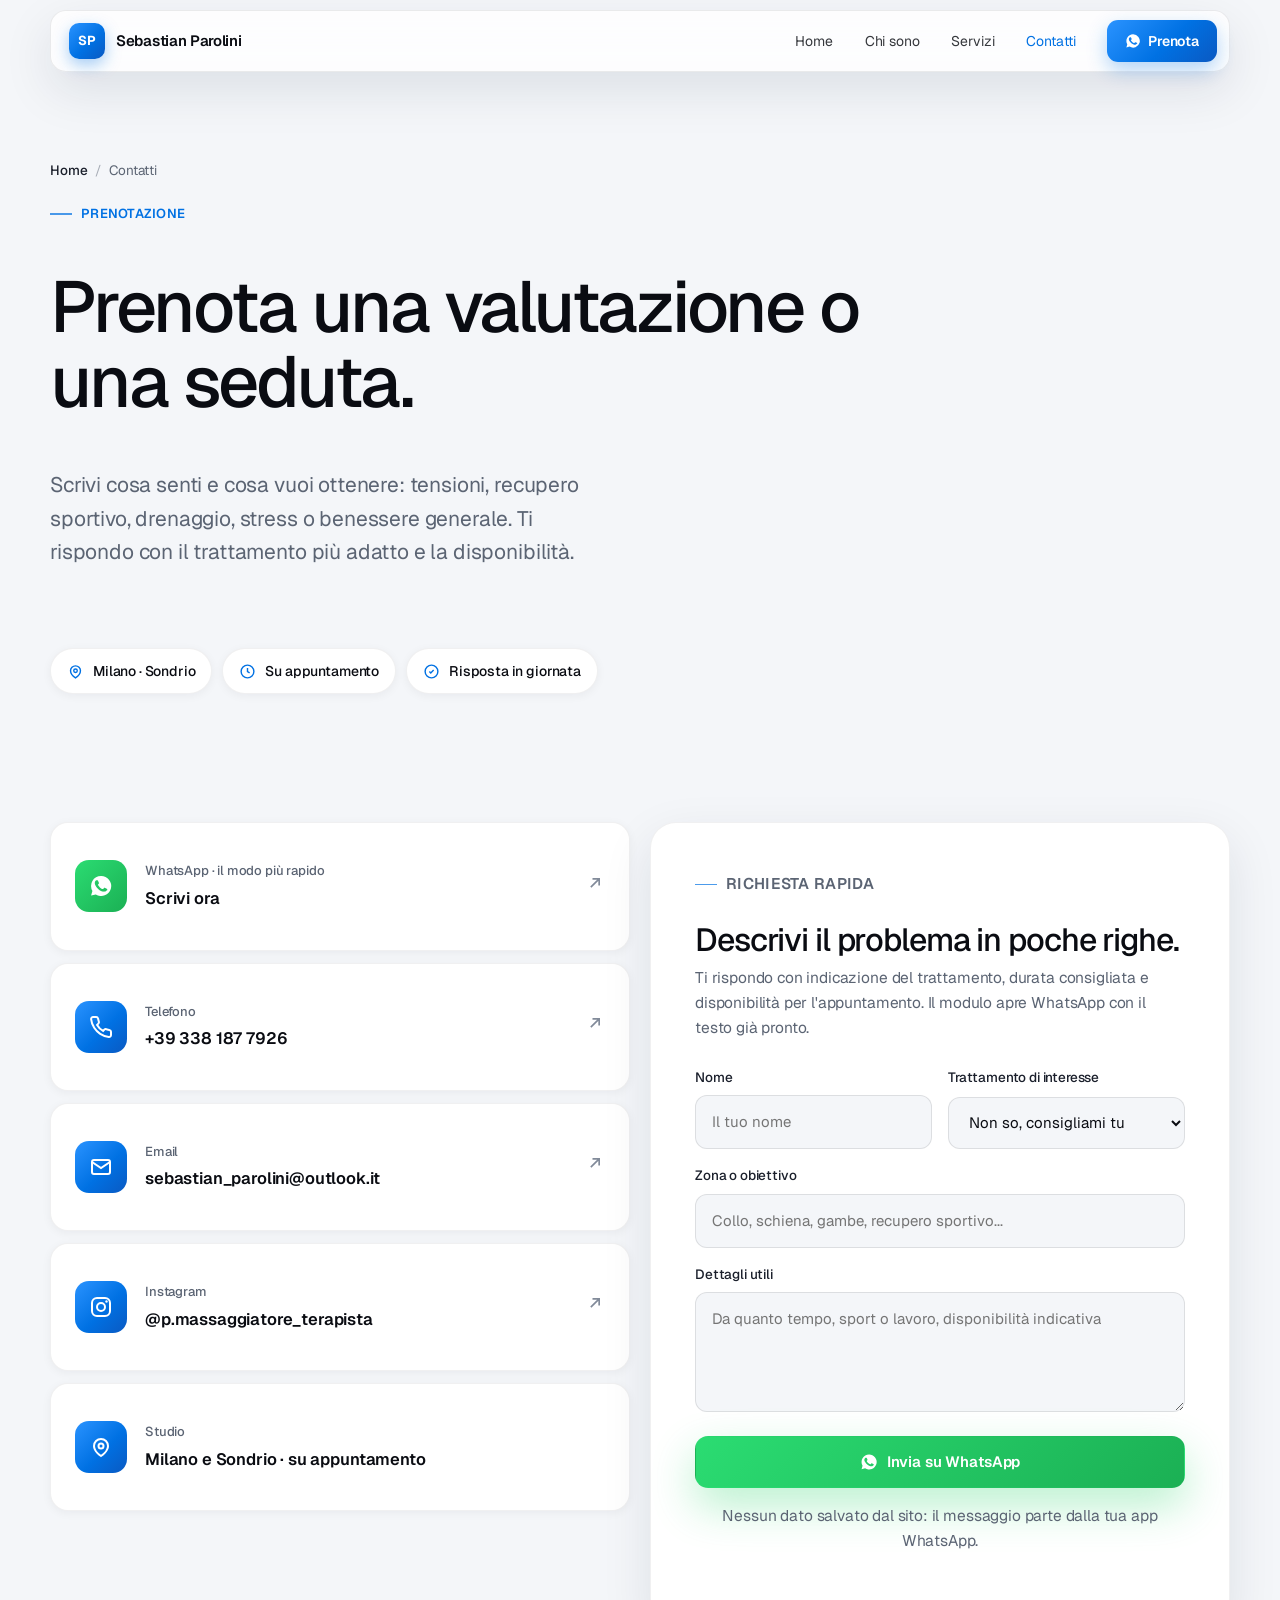
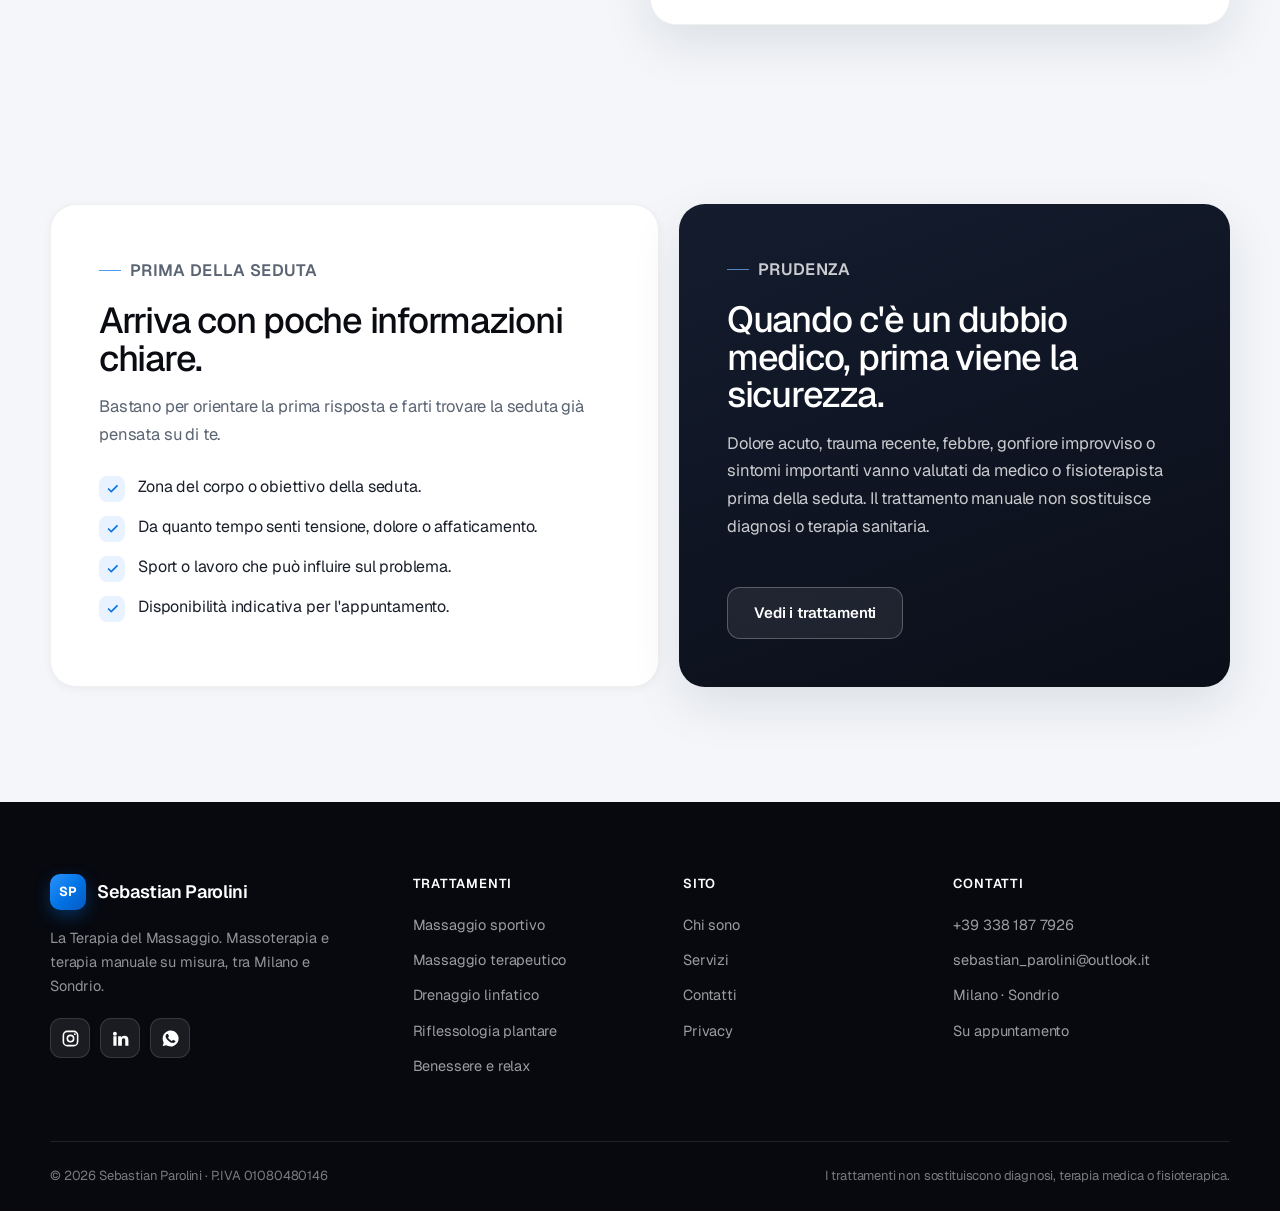
<file: contatti.html>
<!doctype html>
<html lang="it">
<head>
  <meta charset="utf-8">
  <meta name="viewport" content="width=device-width, initial-scale=1">
  <title>Contatti | Prenota una seduta con Sebastian Parolini</title>
  <meta name="description" content="Prenota una seduta di massoterapia con Sebastian Parolini. WhatsApp, telefono ed email. Riceve su appuntamento tra Milano e Sondrio. Risposta in giornata.">
  <meta name="theme-color" content="#0a0e18">
  <link rel="canonical" href="https://sosaai.github.io/sebastian-parolini-site/contatti.html">
  <link rel="icon" href="assets/favicon.svg" type="image/svg+xml">
  <link rel="preconnect" href="https://fonts.googleapis.com">
  <link rel="preconnect" href="https://fonts.gstatic.com" crossorigin>
  <link href="https://fonts.googleapis.com/css2?family=Geist:wght@300;400;500;600;700&display=swap" rel="stylesheet">
  <link rel="stylesheet" href="styles.css">
</head>
<body>
  <header class="site-header page-header" data-header>
    <a class="brand" href="index.html"><span class="brand-mark">SP</span><span class="brand-name">Sebastian Parolini</span></a>
    <nav class="nav-links" aria-label="Navigazione principale">
      <a href="index.html">Home</a>
      <a href="chi-sono.html">Chi sono</a>
      <a href="servizi.html">Servizi</a>
      <a href="contatti.html" aria-current="page">Contatti</a>
    </nav>
    <a class="nav-cta" href="https://wa.me/393381877926?text=Buongiorno%20Sebastian%2C%20vorrei%20prenotare%20una%20seduta.">
      <svg viewBox="0 0 24 24" fill="currentColor" width="16" height="16"><path d="M12 2a10 10 0 0 0-8.6 15l-1.3 4.6 4.7-1.2A10 10 0 1 0 12 2Zm5.7 14.2c-.2.7-1.4 1.3-2 1.4-.5.1-1.2.1-1.9-.1-.4-.1-1-.3-1.7-.6-3-1.3-4.9-4.3-5-4.5-.2-.2-1.3-1.7-1.3-3.2s.8-2.3 1.1-2.6c.3-.3.6-.4.8-.4h.6c.2 0 .5 0 .7.5l.9 2.1c.1.2.1.4 0 .6l-.4.6-.4.4c-.2.2-.3.4-.1.7.2.3.9 1.4 1.9 2.3 1.3 1.1 2.3 1.5 2.6 1.6.3.1.5.1.7-.1l.8-1c.2-.3.4-.2.7-.1l2 1c.3.1.5.2.5.4.1.1.1.7-.1 1.3Z"/></svg>
      Prenota
    </a>
    <button class="menu-toggle" type="button" aria-label="Apri menu" aria-expanded="false" data-menu-toggle><span></span><span></span><span></span></button>
  </header>

  <main class="page-main">
    <section class="page-hero">
      <p class="breadcrumbs"><a href="index.html">Home</a><span class="sep">/</span> Contatti</p>
      <div class="page-hero-grid solo reveal">
        <p class="eyebrow">Prenotazione</p>
        <h1>Prenota una valutazione o una seduta.</h1>
        <p class="lead">Scrivi cosa senti e cosa vuoi ottenere: tensioni, recupero sportivo, drenaggio, stress o benessere generale. Ti rispondo con il trattamento più adatto e la disponibilità.</p>
        <div class="quickfacts">
          <span><svg viewBox="0 0 24 24" fill="none" stroke="currentColor" stroke-width="2"><path d="M12 21s-7-4.5-7-10a7 7 0 0 1 14 0c0 5.5-7 10-7 10Z"/><circle cx="12" cy="11" r="2.5"/></svg> Milano · Sondrio</span>
          <span><svg viewBox="0 0 24 24" fill="none" stroke="currentColor" stroke-width="2"><circle cx="12" cy="12" r="9"/><path d="M12 7v5l3 2"/></svg> Su appuntamento</span>
          <span><svg viewBox="0 0 24 24" fill="none" stroke="currentColor" stroke-width="2"><path d="m9 12 2 2 4-4"/><circle cx="12" cy="12" r="9"/></svg> Risposta in giornata</span>
        </div>
      </div>
    </section>

    <section class="section tight">
      <div class="contact-grid">
        <div class="contact-cards reveal">
          <a class="contact-card" href="https://wa.me/393381877926?text=Buongiorno%20Sebastian%2C%20vorrei%20prenotare%20una%20seduta.">
            <span class="cc-ico wa"><svg viewBox="0 0 24 24" fill="currentColor"><path d="M12 2a10 10 0 0 0-8.6 15l-1.3 4.6 4.7-1.2A10 10 0 1 0 12 2Zm5.7 14.2c-.2.7-1.4 1.3-2 1.4-.5.1-1.2.1-1.9-.1-.4-.1-1-.3-1.7-.6-3-1.3-4.9-4.3-5-4.5-.2-.2-1.3-1.7-1.3-3.2s.8-2.3 1.1-2.6c.3-.3.6-.4.8-.4h.6c.2 0 .5 0 .7.5l.9 2.1c.1.2.1.4 0 .6l-.4.6-.4.4c-.2.2-.3.4-.1.7.2.3.9 1.4 1.9 2.3 1.3 1.1 2.3 1.5 2.6 1.6.3.1.5.1.7-.1l.8-1c.2-.3.4-.2.7-.1l2 1c.3.1.5.2.5.4.1.1.1.7-.1 1.3Z"/></svg></span>
            <dl><dt>WhatsApp · il modo più rapido</dt><dd>Scrivi ora</dd></dl>
            <span class="cc-go"><svg viewBox="0 0 24 24" fill="none" stroke="currentColor" stroke-width="2"><path d="M7 17 17 7M9 7h8v8"/></svg></span>
          </a>
          <a class="contact-card" href="tel:+393381877926">
            <span class="cc-ico"><svg viewBox="0 0 24 24" fill="none" stroke="currentColor" stroke-width="2"><path d="M22 16.9v3a2 2 0 0 1-2.2 2 19.8 19.8 0 0 1-8.6-3.1 19.5 19.5 0 0 1-6-6 19.8 19.8 0 0 1-3.1-8.7A2 2 0 0 1 4.1 2h3a2 2 0 0 1 2 1.7c.1 1 .4 1.9.7 2.8a2 2 0 0 1-.5 2.1L8.1 9.9a16 16 0 0 0 6 6l1.3-1.3a2 2 0 0 1 2.1-.4c.9.3 1.8.6 2.8.7a2 2 0 0 1 1.7 2Z"/></svg></span>
            <dl><dt>Telefono</dt><dd>+39 338 187 7926</dd></dl>
            <span class="cc-go"><svg viewBox="0 0 24 24" fill="none" stroke="currentColor" stroke-width="2"><path d="M7 17 17 7M9 7h8v8"/></svg></span>
          </a>
          <a class="contact-card" href="mailto:sebastian_parolini@outlook.it">
            <span class="cc-ico"><svg viewBox="0 0 24 24" fill="none" stroke="currentColor" stroke-width="2"><rect x="3" y="5" width="18" height="14" rx="2"/><path d="m3 7 9 6 9-6"/></svg></span>
            <dl><dt>Email</dt><dd>sebastian_parolini@outlook.it</dd></dl>
            <span class="cc-go"><svg viewBox="0 0 24 24" fill="none" stroke="currentColor" stroke-width="2"><path d="M7 17 17 7M9 7h8v8"/></svg></span>
          </a>
          <a class="contact-card" href="https://www.instagram.com/p.massaggiatore_terapista/" target="_blank" rel="noreferrer">
            <span class="cc-ico"><svg viewBox="0 0 24 24" fill="none" stroke="currentColor" stroke-width="2"><rect x="3" y="3" width="18" height="18" rx="5"/><circle cx="12" cy="12" r="4"/><circle cx="17.5" cy="6.5" r="1.2" fill="currentColor" stroke="none"/></svg></span>
            <dl><dt>Instagram</dt><dd>@p.massaggiatore_terapista</dd></dl>
            <span class="cc-go"><svg viewBox="0 0 24 24" fill="none" stroke="currentColor" stroke-width="2"><path d="M7 17 17 7M9 7h8v8"/></svg></span>
          </a>
          <div class="contact-card" style="cursor:default">
            <span class="cc-ico"><svg viewBox="0 0 24 24" fill="none" stroke="currentColor" stroke-width="2"><path d="M12 21s-7-4.5-7-10a7 7 0 0 1 14 0c0 5.5-7 10-7 10Z"/><circle cx="12" cy="11" r="2.5"/></svg></span>
            <dl><dt>Studio</dt><dd>Milano e Sondrio · su appuntamento</dd></dl>
            <span class="cc-go"></span>
          </div>
        </div>

        <form class="contact-form reveal d1" data-whatsapp-form data-whatsapp-phone="393381877926" data-whatsapp-label="Richiesta seduta dal sito Sebastian Parolini">
          <p class="eyebrow">Richiesta rapida</p>
          <h2>Descrivi il problema in poche righe.</h2>
          <p>Ti rispondo con indicazione del trattamento, durata consigliata e disponibilità per l'appuntamento. Il modulo apre WhatsApp con il testo già pronto.</p>
          <div class="form-2">
            <div class="form-row">
              <label for="nome">Nome</label>
              <input id="nome" name="Nome" autocomplete="name" placeholder="Il tuo nome" required>
            </div>
            <div class="form-row">
              <label for="trattamento">Trattamento di interesse</label>
              <select id="trattamento" name="Trattamento">
                <option value="">Non so, consigliami tu</option>
                <option>Massaggio sportivo</option>
                <option>Massaggio terapeutico</option>
                <option>Drenaggio linfatico</option>
                <option>Riflessologia plantare</option>
                <option>Benessere e relax</option>
              </select>
            </div>
          </div>
          <div class="form-row">
            <label for="obiettivo">Zona o obiettivo</label>
            <input id="obiettivo" name="Zona o obiettivo" placeholder="Collo, schiena, gambe, recupero sportivo..." required>
          </div>
          <div class="form-row">
            <label for="dettagli">Dettagli utili</label>
            <textarea id="dettagli" name="Dettagli" placeholder="Da quanto tempo, sport o lavoro, disponibilità indicativa"></textarea>
          </div>
          <button class="button wa" type="submit">
            <svg viewBox="0 0 24 24" fill="currentColor"><path d="M12 2a10 10 0 0 0-8.6 15l-1.3 4.6 4.7-1.2A10 10 0 1 0 12 2Zm5.7 14.2c-.2.7-1.4 1.3-2 1.4-.5.1-1.2.1-1.9-.1-.4-.1-1-.3-1.7-.6-3-1.3-4.9-4.3-5-4.5-.2-.2-1.3-1.7-1.3-3.2s.8-2.3 1.1-2.6c.3-.3.6-.4.8-.4h.6c.2 0 .5 0 .7.5l.9 2.1c.1.2.1.4 0 .6l-.4.6-.4.4c-.2.2-.3.4-.1.7.2.3.9 1.4 1.9 2.3 1.3 1.1 2.3 1.5 2.6 1.6.3.1.5.1.7-.1l.8-1c.2-.3.4-.2.7-.1l2 1c.3.1.5.2.5.4.1.1.1.7-.1 1.3Z"/></svg>
            Invia su WhatsApp
          </button>
          <p class="form-note">Nessun dato salvato dal sito: il messaggio parte dalla tua app WhatsApp.</p>
        </form>
      </div>
    </section>

    <section class="section tight">
      <div class="detail-grid">
        <div class="info-card reveal">
          <p class="eyebrow">Prima della seduta</p>
          <h2>Arriva con poche informazioni chiare.</h2>
          <p>Bastano per orientare la prima risposta e farti trovare la seduta già pensata su di te.</p>
          <ul class="check-list">
            <li><span class="ck"><svg viewBox="0 0 24 24" fill="none" stroke="currentColor" stroke-width="2.4"><path d="m5 12 5 5L20 7"/></svg></span> Zona del corpo o obiettivo della seduta.</li>
            <li><span class="ck"><svg viewBox="0 0 24 24" fill="none" stroke="currentColor" stroke-width="2.4"><path d="m5 12 5 5L20 7"/></svg></span> Da quanto tempo senti tensione, dolore o affaticamento.</li>
            <li><span class="ck"><svg viewBox="0 0 24 24" fill="none" stroke="currentColor" stroke-width="2.4"><path d="m5 12 5 5L20 7"/></svg></span> Sport o lavoro che può influire sul problema.</li>
            <li><span class="ck"><svg viewBox="0 0 24 24" fill="none" stroke="currentColor" stroke-width="2.4"><path d="m5 12 5 5L20 7"/></svg></span> Disponibilità indicativa per l'appuntamento.</li>
          </ul>
        </div>
        <div class="info-card dark reveal d1">
          <p class="eyebrow light">Prudenza</p>
          <h2>Quando c'è un dubbio medico, prima viene la sicurezza.</h2>
          <p>Dolore acuto, trauma recente, febbre, gonfiore improvviso o sintomi importanti vanno valutati da medico o fisioterapista prima della seduta. Il trattamento manuale non sostituisce diagnosi o terapia sanitaria.</p>
          <a class="button light" href="servizi.html">Vedi i trattamenti</a>
        </div>
      </div>
    </section>
  </main>

  <footer class="footer">
    <div class="footer-top">
      <div class="footer-brand">
        <a class="brand" href="index.html"><span class="brand-mark">SP</span><span class="brand-name">Sebastian Parolini</span></a>
        <p>La Terapia del Massaggio. Massoterapia e terapia manuale su misura, tra Milano e Sondrio.</p>
        <div class="footer-soc">
          <a href="https://www.instagram.com/p.massaggiatore_terapista/" target="_blank" rel="noreferrer" aria-label="Instagram"><svg viewBox="0 0 24 24" fill="none" stroke="currentColor" stroke-width="2"><rect x="3" y="3" width="18" height="18" rx="5"/><circle cx="12" cy="12" r="4"/><circle cx="17.5" cy="6.5" r="1.2" fill="currentColor" stroke="none"/></svg></a>
          <a href="https://www.linkedin.com/in/sebastian-parolini-74695a232/" target="_blank" rel="noreferrer" aria-label="LinkedIn"><svg viewBox="0 0 24 24" fill="currentColor"><path d="M4.98 3.5a2.5 2.5 0 1 0 0 5 2.5 2.5 0 0 0 0-5ZM3 9h4v12H3V9Zm6 0h3.8v1.7h.05c.53-1 1.83-2.05 3.77-2.05C20.6 8.65 22 10.6 22 14.1V21h-4v-6.1c0-1.45-.03-3.3-2-3.3-2 0-2.3 1.57-2.3 3.2V21H9V9Z"/></svg></a>
          <a href="https://wa.me/393381877926" target="_blank" rel="noreferrer" aria-label="WhatsApp"><svg viewBox="0 0 24 24" fill="currentColor"><path d="M12 2a10 10 0 0 0-8.6 15l-1.3 4.6 4.7-1.2A10 10 0 1 0 12 2Zm5.7 14.2c-.2.7-1.4 1.3-2 1.4-.5.1-1.2.1-1.9-.1-.4-.1-1-.3-1.7-.6-3-1.3-4.9-4.3-5-4.5-.2-.2-1.3-1.7-1.3-3.2s.8-2.3 1.1-2.6c.3-.3.6-.4.8-.4h.6c.2 0 .5 0 .7.5l.9 2.1c.1.2.1.4 0 .6l-.4.6-.4.4c-.2.2-.3.4-.1.7.2.3.9 1.4 1.9 2.3 1.3 1.1 2.3 1.5 2.6 1.6.3.1.5.1.7-.1l.8-1c.2-.3.4-.2.7-.1l2 1c.3.1.5.2.5.4.1.1.1.7-.1 1.3Z"/></svg></a>
        </div>
      </div>
      <div class="footer-col">
        <h4>Trattamenti</h4>
        <a href="massaggio-sportivo.html">Massaggio sportivo</a>
        <a href="massaggio-terapeutico.html">Massaggio terapeutico</a>
        <a href="drenaggio-linfatico.html">Drenaggio linfatico</a>
        <a href="riflessologia-plantare.html">Riflessologia plantare</a>
        <a href="benessere-relax.html">Benessere e relax</a>
      </div>
      <div class="footer-col">
        <h4>Sito</h4>
        <a href="chi-sono.html">Chi sono</a>
        <a href="servizi.html">Servizi</a>
        <a href="contatti.html">Contatti</a>
        <a href="privacy.html">Privacy</a>
      </div>
      <div class="footer-col">
        <h4>Contatti</h4>
        <a href="tel:+393381877926">+39 338 187 7926</a>
        <a href="mailto:sebastian_parolini@outlook.it">sebastian_parolini@outlook.it</a>
        <p>Milano · Sondrio</p>
        <p>Su appuntamento</p>
      </div>
    </div>
    <div class="footer-bottom">
      <span>© <span data-year>2026</span> Sebastian Parolini · P.IVA 01080480146</span>
      <span>I trattamenti non sostituiscono diagnosi, terapia medica o fisioterapica.</span>
    </div>
  </footer>

  <div class="sticky-cta" data-sticky-cta>
    <a class="s-wa" href="https://wa.me/393381877926?text=Buongiorno%20Sebastian%2C%20vorrei%20prenotare%20una%20seduta."><svg viewBox="0 0 24 24" fill="currentColor"><path d="M12 2a10 10 0 0 0-8.6 15l-1.3 4.6 4.7-1.2A10 10 0 1 0 12 2Zm5.7 14.2c-.2.7-1.4 1.3-2 1.4-.5.1-1.2.1-1.9-.1-.4-.1-1-.3-1.7-.6-3-1.3-4.9-4.3-5-4.5-.2-.2-1.3-1.7-1.3-3.2s.8-2.3 1.1-2.6c.3-.3.6-.4.8-.4h.6c.2 0 .5 0 .7.5l.9 2.1c.1.2.1.4 0 .6l-.4.6-.4.4c-.2.2-.3.4-.1.7.2.3.9 1.4 1.9 2.3 1.3 1.1 2.3 1.5 2.6 1.6.3.1.5.1.7-.1l.8-1c.2-.3.4-.2.7-.1l2 1c.3.1.5.2.5.4.1.1.1.7-.1 1.3Z"/></svg> WhatsApp</a>
    <a class="s-call" href="tel:+393381877926"><svg viewBox="0 0 24 24" fill="none" stroke="currentColor" stroke-width="2"><path d="M22 16.9v3a2 2 0 0 1-2.2 2 19.8 19.8 0 0 1-8.6-3.1 19.5 19.5 0 0 1-6-6 19.8 19.8 0 0 1-3.1-8.7A2 2 0 0 1 4.1 2h3a2 2 0 0 1 2 1.7c.1 1 .4 1.9.7 2.8a2 2 0 0 1-.5 2.1L8.1 9.9a16 16 0 0 0 6 6l1.3-1.3a2 2 0 0 1 2.1-.4c.9.3 1.8.6 2.8.7a2 2 0 0 1 1.7 2Z"/></svg> Chiama</a>
  </div>

  <script src="script.js"></script>
</body>
</html>
</file>
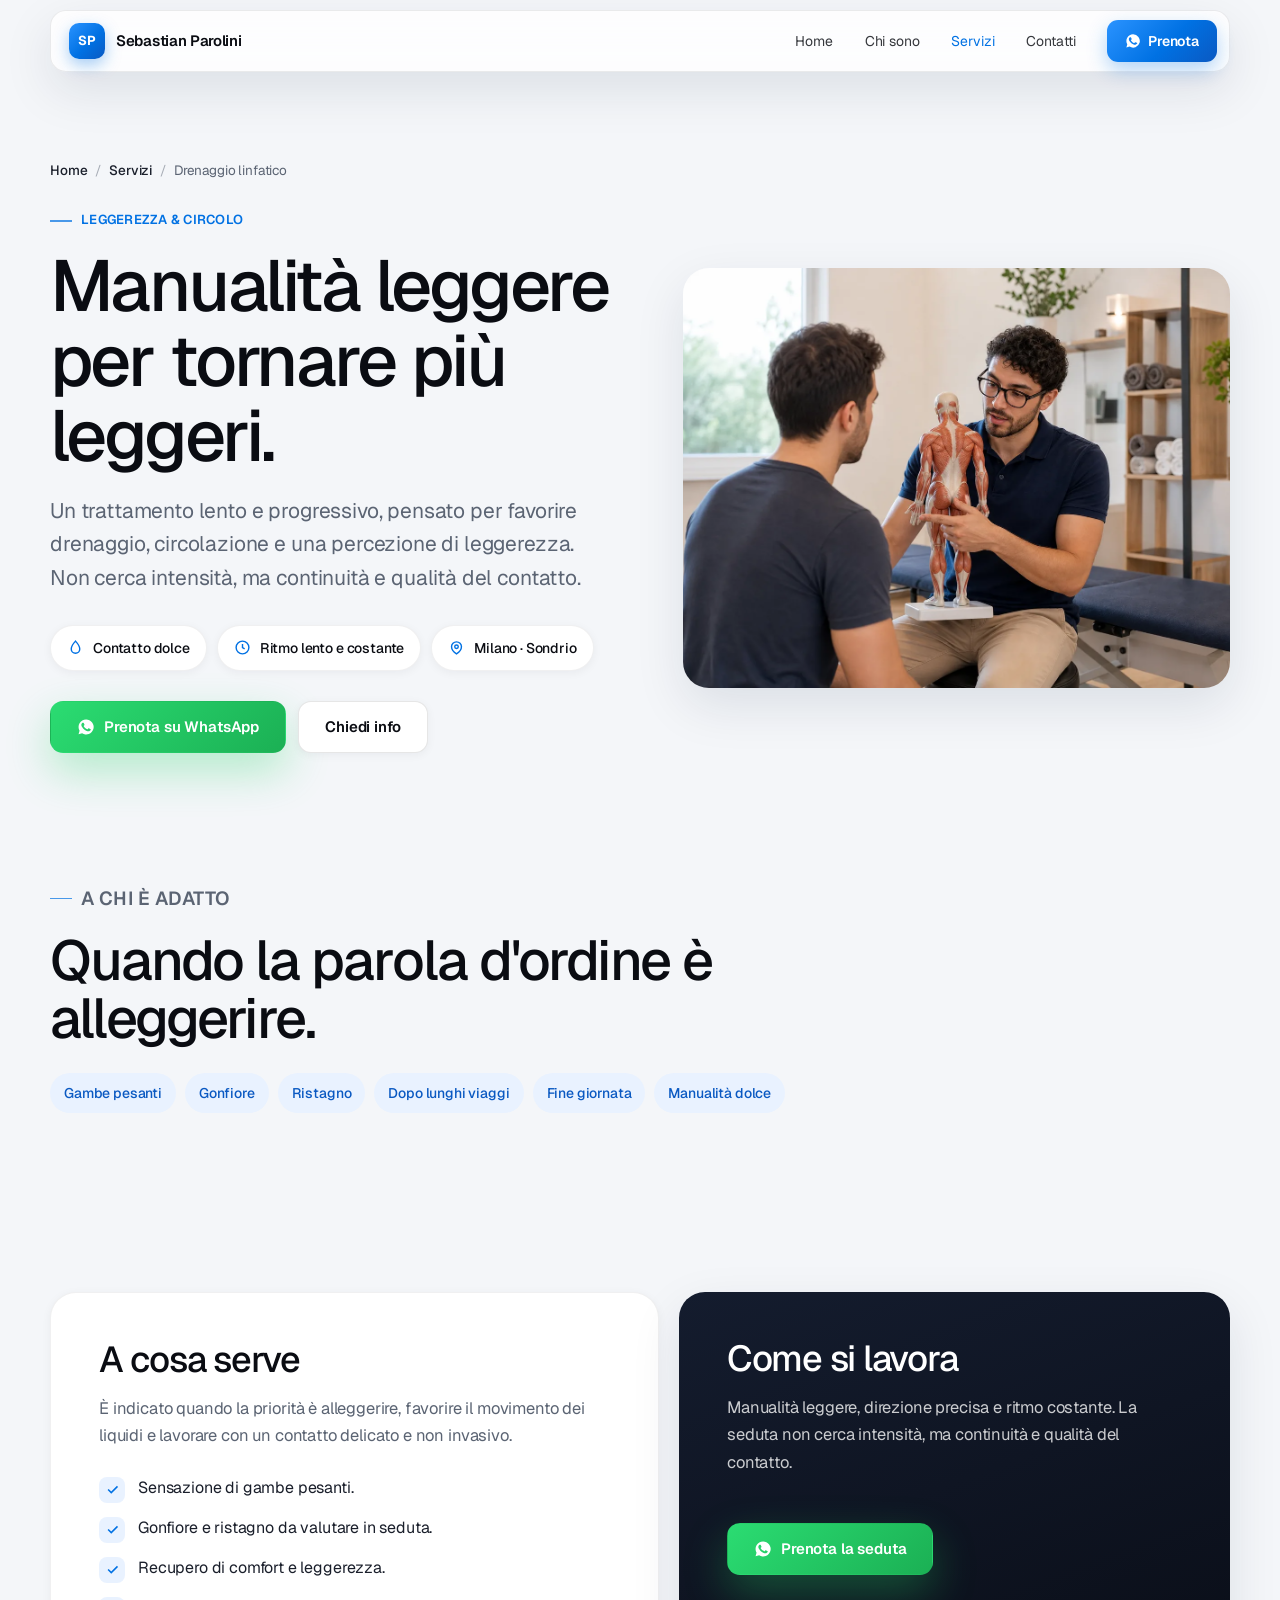
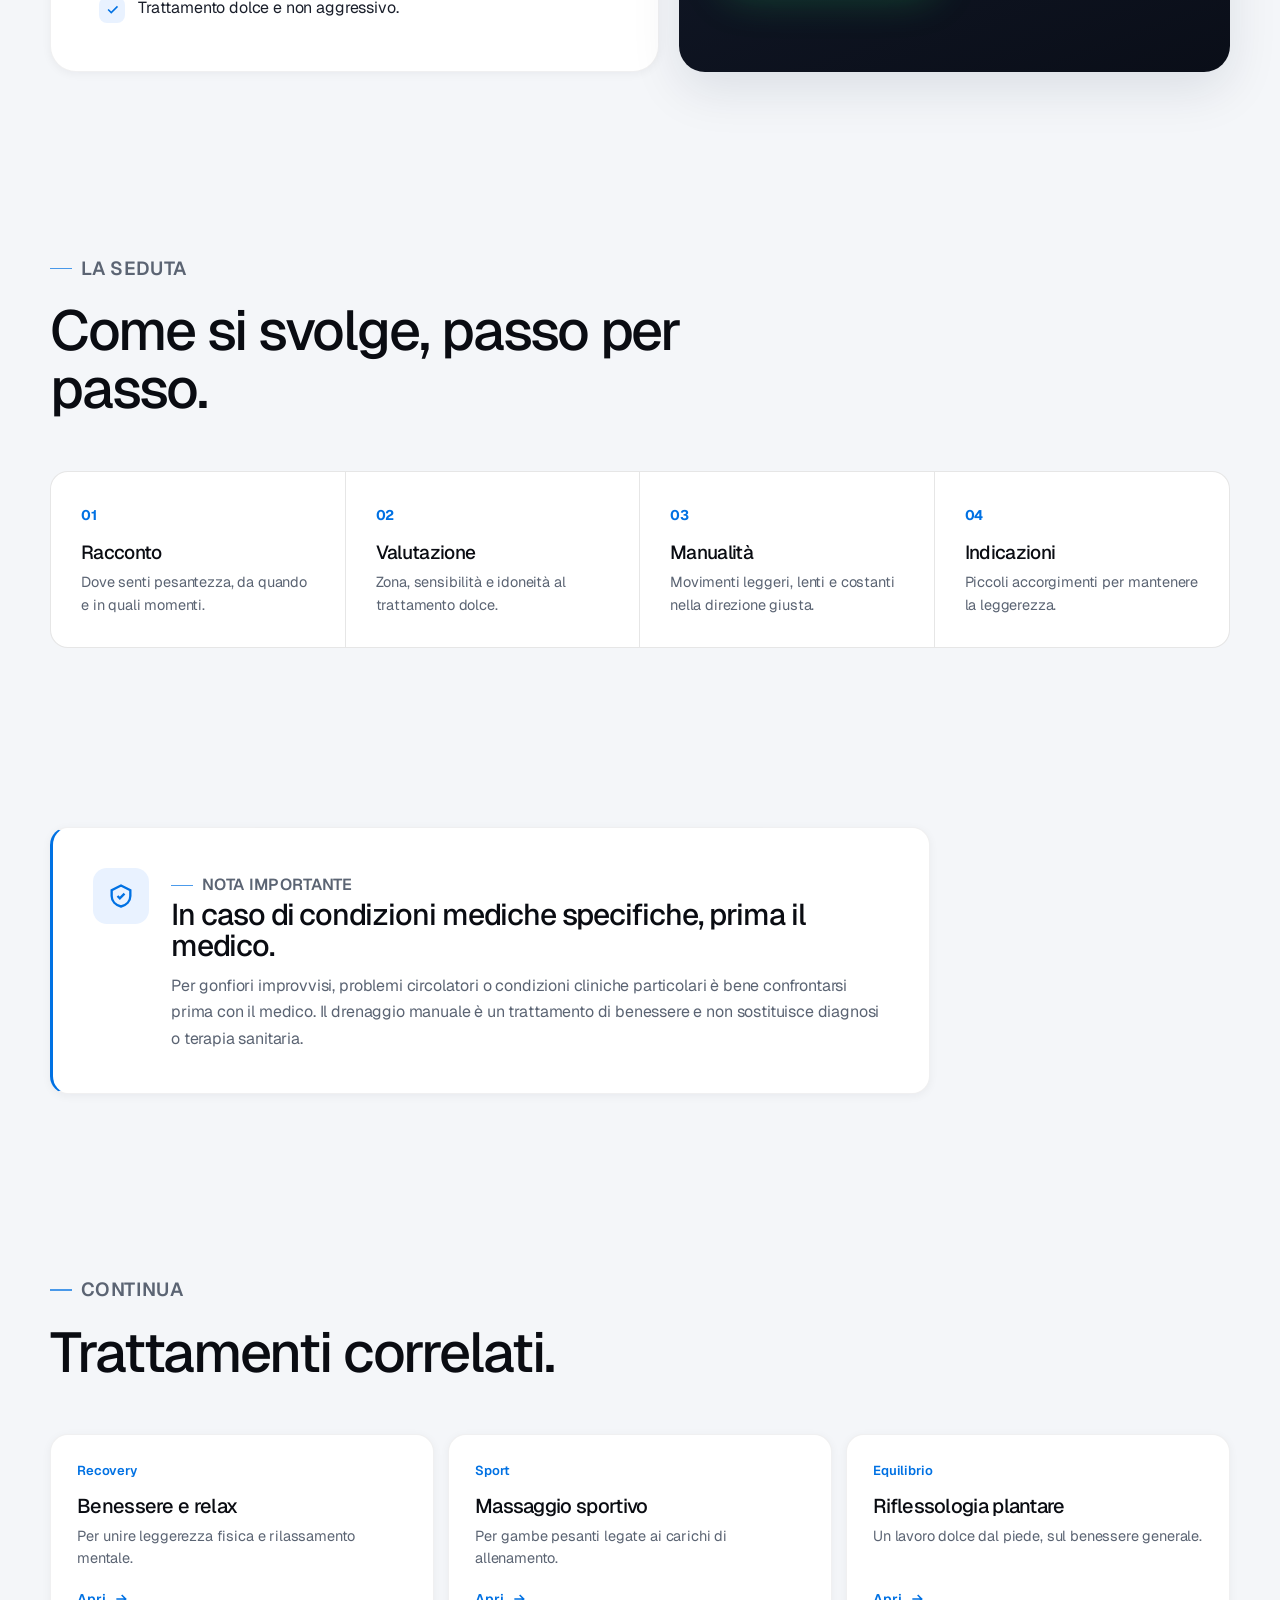
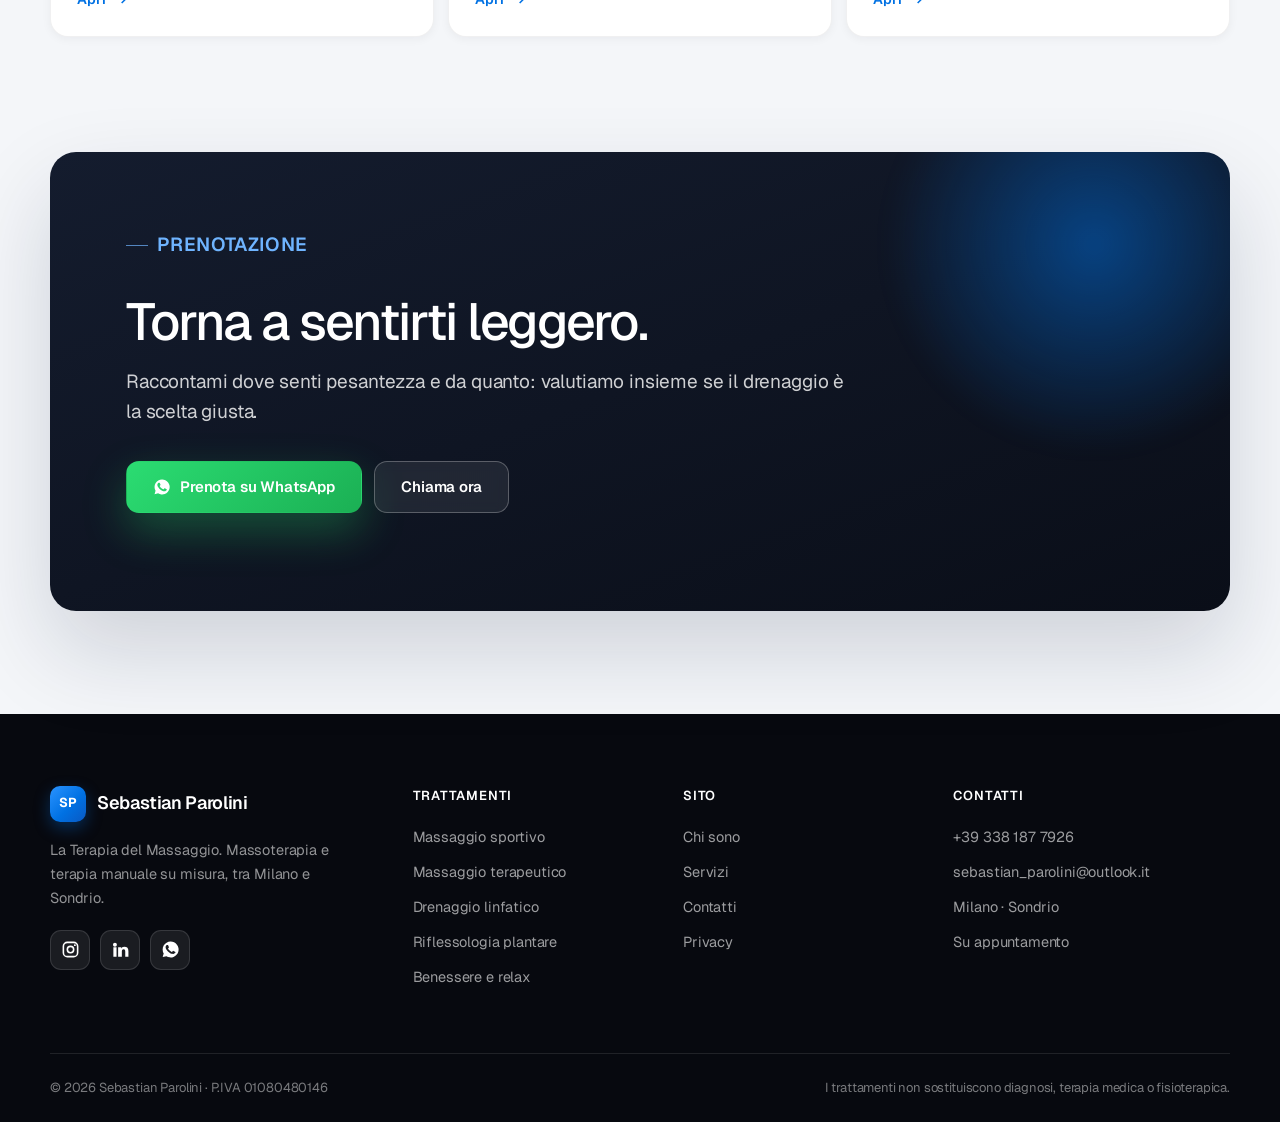
<file: drenaggio-linfatico.html>
<!doctype html>
<html lang="it">
<head>
  <meta charset="utf-8">
  <meta name="viewport" content="width=device-width, initial-scale=1">
  <title>Drenaggio linfatico a Milano e Sondrio | Sebastian Parolini</title>
  <meta name="description" content="Drenaggio linfatico manuale per leggerezza, circolazione e gestione dei gonfiori. Manualità leggere e lente, contatto dolce e non invasivo.">
  <meta name="theme-color" content="#0a0e18">
  <link rel="canonical" href="https://sosaai.github.io/sebastian-parolini-site/drenaggio-linfatico.html">
  <meta property="og:title" content="Drenaggio linfatico | Sebastian Parolini">
  <meta property="og:description" content="Manualità leggere per tornare più leggeri. Drenaggio, circolo e comfort.">
  <meta property="og:type" content="website">
  <meta property="og:image" content="https://sosaai.github.io/sebastian-parolini-site/assets/sebastian-ai-consultation.webp">
  <link rel="icon" href="assets/favicon.svg" type="image/svg+xml">
  <link rel="preconnect" href="https://fonts.googleapis.com">
  <link rel="preconnect" href="https://fonts.gstatic.com" crossorigin>
  <link href="https://fonts.googleapis.com/css2?family=Geist:wght@300;400;500;600;700&display=swap" rel="stylesheet">
  <link rel="stylesheet" href="styles.css">
  <script type="application/ld+json">{"@context":"https://schema.org","@type":"Service","name":"Drenaggio linfatico","serviceType":"Drenaggio linfatico manuale","provider":{"@type":"Person","name":"Sebastian Parolini"},"areaServed":["Milano","Sondrio"],"url":"https://sosaai.github.io/sebastian-parolini-site/drenaggio-linfatico.html"}</script>
</head>
<body>
  <header class="site-header page-header" data-header>
    <a class="brand" href="index.html"><span class="brand-mark">SP</span><span class="brand-name">Sebastian Parolini</span></a>
    <nav class="nav-links" aria-label="Navigazione principale">
      <a href="index.html">Home</a>
      <a href="chi-sono.html">Chi sono</a>
      <a href="servizi.html" aria-current="page">Servizi</a>
      <a href="contatti.html">Contatti</a>
    </nav>
    <a class="nav-cta" href="https://wa.me/393381877926?text=Buongiorno%20Sebastian%2C%20vorrei%20prenotare%20un%20drenaggio%20linfatico.">
      <svg viewBox="0 0 24 24" fill="currentColor" width="16" height="16"><path d="M12 2a10 10 0 0 0-8.6 15l-1.3 4.6 4.7-1.2A10 10 0 1 0 12 2Zm5.7 14.2c-.2.7-1.4 1.3-2 1.4-.5.1-1.2.1-1.9-.1-.4-.1-1-.3-1.7-.6-3-1.3-4.9-4.3-5-4.5-.2-.2-1.3-1.7-1.3-3.2s.8-2.3 1.1-2.6c.3-.3.6-.4.8-.4h.6c.2 0 .5 0 .7.5l.9 2.1c.1.2.1.4 0 .6l-.4.6-.4.4c-.2.2-.3.4-.1.7.2.3.9 1.4 1.9 2.3 1.3 1.1 2.3 1.5 2.6 1.6.3.1.5.1.7-.1l.8-1c.2-.3.4-.2.7-.1l2 1c.3.1.5.2.5.4.1.1.1.7-.1 1.3Z"/></svg>
      Prenota
    </a>
    <button class="menu-toggle" type="button" aria-label="Apri menu" aria-expanded="false" data-menu-toggle><span></span><span></span><span></span></button>
  </header>

  <main class="page-main">
    <section class="page-hero">
      <p class="breadcrumbs"><a href="index.html">Home</a><span class="sep">/</span><a href="servizi.html">Servizi</a><span class="sep">/</span> Drenaggio linfatico</p>
      <div class="page-hero-grid">
        <div class="reveal">
          <p class="eyebrow">Leggerezza &amp; circolo</p>
          <h1>Manualità leggere per tornare più leggeri.</h1>
          <p class="lead">Un trattamento lento e progressivo, pensato per favorire drenaggio, circolazione e una percezione di leggerezza. Non cerca intensità, ma continuità e qualità del contatto.</p>
          <div class="quickfacts">
            <span><svg viewBox="0 0 24 24" fill="none" stroke="currentColor" stroke-width="2"><path d="M12 3s6 6.5 6 11a6 6 0 0 1-12 0c0-4.5 6-11 6-11Z"/></svg> Contatto dolce</span>
            <span><svg viewBox="0 0 24 24" fill="none" stroke="currentColor" stroke-width="2"><circle cx="12" cy="12" r="9"/><path d="M12 7v5l3 2"/></svg> Ritmo lento e costante</span>
            <span><svg viewBox="0 0 24 24" fill="none" stroke="currentColor" stroke-width="2"><path d="M12 21s-7-4.5-7-10a7 7 0 0 1 14 0c0 5.5-7 10-7 10Z"/><circle cx="12" cy="11" r="2.5"/></svg> Milano · Sondrio</span>
          </div>
          <div class="button-row" style="margin-top:30px">
            <a class="button wa" href="https://wa.me/393381877926?text=Buongiorno%20Sebastian%2C%20vorrei%20prenotare%20un%20drenaggio%20linfatico.">
              <svg viewBox="0 0 24 24" fill="currentColor"><path d="M12 2a10 10 0 0 0-8.6 15l-1.3 4.6 4.7-1.2A10 10 0 1 0 12 2Zm5.7 14.2c-.2.7-1.4 1.3-2 1.4-.5.1-1.2.1-1.9-.1-.4-.1-1-.3-1.7-.6-3-1.3-4.9-4.3-5-4.5-.2-.2-1.3-1.7-1.3-3.2s.8-2.3 1.1-2.6c.3-.3.6-.4.8-.4h.6c.2 0 .5 0 .7.5l.9 2.1c.1.2.1.4 0 .6l-.4.6-.4.4c-.2.2-.3.4-.1.7.2.3.9 1.4 1.9 2.3 1.3 1.1 2.3 1.5 2.6 1.6.3.1.5.1.7-.1l.8-1c.2-.3.4-.2.7-.1l2 1c.3.1.5.2.5.4.1.1.1.7-.1 1.3Z"/></svg>
              Prenota su WhatsApp
            </a>
            <a class="button ghost" href="contatti.html">Chiedi info</a>
          </div>
        </div>
        <div class="page-hero-media reveal d1"><img src="assets/sebastian-ai-consultation.webp" alt="Sebastian Parolini, consulenza prima del drenaggio linfatico"></div>
      </div>
    </section>

    <section class="section tight">
      <div class="section-head reveal" style="margin-bottom:24px"><p class="eyebrow">A chi è adatto</p><h2>Quando la parola d'ordine è alleggerire.</h2></div>
      <div class="chips reveal d1"><span>Gambe pesanti</span><span>Gonfiore</span><span>Ristagno</span><span>Dopo lunghi viaggi</span><span>Fine giornata</span><span>Manualità dolce</span></div>
    </section>

    <section class="section tight">
      <div class="detail-grid">
        <div class="info-card reveal">
          <h2>A cosa serve</h2>
          <p>È indicato quando la priorità è alleggerire, favorire il movimento dei liquidi e lavorare con un contatto delicato e non invasivo.</p>
          <ul class="check-list">
            <li><span class="ck"><svg viewBox="0 0 24 24" fill="none" stroke="currentColor" stroke-width="2.4"><path d="m5 12 5 5L20 7"/></svg></span> Sensazione di gambe pesanti.</li>
            <li><span class="ck"><svg viewBox="0 0 24 24" fill="none" stroke="currentColor" stroke-width="2.4"><path d="m5 12 5 5L20 7"/></svg></span> Gonfiore e ristagno da valutare in seduta.</li>
            <li><span class="ck"><svg viewBox="0 0 24 24" fill="none" stroke="currentColor" stroke-width="2.4"><path d="m5 12 5 5L20 7"/></svg></span> Recupero di comfort e leggerezza.</li>
            <li><span class="ck"><svg viewBox="0 0 24 24" fill="none" stroke="currentColor" stroke-width="2.4"><path d="m5 12 5 5L20 7"/></svg></span> Trattamento dolce e non aggressivo.</li>
          </ul>
        </div>
        <div class="info-card dark reveal d1">
          <h2>Come si lavora</h2>
          <p>Manualità leggere, direzione precisa e ritmo costante. La seduta non cerca intensità, ma continuità e qualità del contatto.</p>
          <a class="button wa" href="https://wa.me/393381877926?text=Buongiorno%20Sebastian%2C%20vorrei%20prenotare%20un%20drenaggio%20linfatico.">
            <svg viewBox="0 0 24 24" fill="currentColor"><path d="M12 2a10 10 0 0 0-8.6 15l-1.3 4.6 4.7-1.2A10 10 0 1 0 12 2Zm5.7 14.2c-.2.7-1.4 1.3-2 1.4-.5.1-1.2.1-1.9-.1-.4-.1-1-.3-1.7-.6-3-1.3-4.9-4.3-5-4.5-.2-.2-1.3-1.7-1.3-3.2s.8-2.3 1.1-2.6c.3-.3.6-.4.8-.4h.6c.2 0 .5 0 .7.5l.9 2.1c.1.2.1.4 0 .6l-.4.6-.4.4c-.2.2-.3.4-.1.7.2.3.9 1.4 1.9 2.3 1.3 1.1 2.3 1.5 2.6 1.6.3.1.5.1.7-.1l.8-1c.2-.3.4-.2.7-.1l2 1c.3.1.5.2.5.4.1.1.1.7-.1 1.3Z"/></svg>
            Prenota la seduta
          </a>
        </div>
      </div>
    </section>

    <section class="section tight">
      <div class="section-head reveal"><p class="eyebrow">La seduta</p><h2>Come si svolge, passo per passo.</h2></div>
      <div class="steprail reveal d1">
        <div class="step"><span class="s-n">01</span><h3>Racconto</h3><p>Dove senti pesantezza, da quando e in quali momenti.</p></div>
        <div class="step"><span class="s-n">02</span><h3>Valutazione</h3><p>Zona, sensibilità e idoneità al trattamento dolce.</p></div>
        <div class="step"><span class="s-n">03</span><h3>Manualità</h3><p>Movimenti leggeri, lenti e costanti nella direzione giusta.</p></div>
        <div class="step"><span class="s-n">04</span><h3>Indicazioni</h3><p>Piccoli accorgimenti per mantenere la leggerezza.</p></div>
      </div>
    </section>

    <section class="section tight">
      <div class="safety reveal">
        <span class="s-ico"><svg viewBox="0 0 24 24" fill="none" stroke="currentColor" stroke-width="2"><path d="M12 3 4 7v5c0 4.5 3.4 7.8 8 9 4.6-1.2 8-4.5 8-9V7l-8-4Z"/><path d="m9 12 2 2 4-4"/></svg></span>
        <div>
          <p class="eyebrow">Nota importante</p>
          <h2>In caso di condizioni mediche specifiche, prima il medico.</h2>
          <p>Per gonfiori improvvisi, problemi circolatori o condizioni cliniche particolari è bene confrontarsi prima con il medico. Il drenaggio manuale è un trattamento di benessere e non sostituisce diagnosi o terapia sanitaria.</p>
        </div>
      </div>
    </section>

    <section class="section tight">
      <div class="section-head reveal"><p class="eyebrow">Continua</p><h2>Trattamenti correlati.</h2></div>
      <div class="related-grid">
        <a class="related reveal" href="benessere-relax.html"><span class="r-tag">Recovery</span><h3>Benessere e relax</h3><p>Per unire leggerezza fisica e rilassamento mentale.</p><span class="svc-go">Apri <svg viewBox="0 0 24 24" fill="none" stroke="currentColor" stroke-width="2.4"><path d="M5 12h14m-6-6 6 6-6 6"/></svg></span></a>
        <a class="related reveal d1" href="massaggio-sportivo.html"><span class="r-tag">Sport</span><h3>Massaggio sportivo</h3><p>Per gambe pesanti legate ai carichi di allenamento.</p><span class="svc-go">Apri <svg viewBox="0 0 24 24" fill="none" stroke="currentColor" stroke-width="2.4"><path d="M5 12h14m-6-6 6 6-6 6"/></svg></span></a>
        <a class="related reveal d2" href="riflessologia-plantare.html"><span class="r-tag">Equilibrio</span><h3>Riflessologia plantare</h3><p>Un lavoro dolce dal piede, sul benessere generale.</p><span class="svc-go">Apri <svg viewBox="0 0 24 24" fill="none" stroke="currentColor" stroke-width="2.4"><path d="M5 12h14m-6-6 6 6-6 6"/></svg></span></a>
      </div>
    </section>

    <section class="cta-band reveal">
      <div class="cta-glow"></div>
      <div class="cta-band-inner">
        <p class="eyebrow light">Prenotazione</p>
        <h2>Torna a sentirti leggero.</h2>
        <p>Raccontami dove senti pesantezza e da quanto: valutiamo insieme se il drenaggio è la scelta giusta.</p>
        <div class="button-row">
          <a class="button wa" href="https://wa.me/393381877926?text=Buongiorno%20Sebastian%2C%20vorrei%20prenotare%20un%20drenaggio%20linfatico.">
            <svg viewBox="0 0 24 24" fill="currentColor"><path d="M12 2a10 10 0 0 0-8.6 15l-1.3 4.6 4.7-1.2A10 10 0 1 0 12 2Zm5.7 14.2c-.2.7-1.4 1.3-2 1.4-.5.1-1.2.1-1.9-.1-.4-.1-1-.3-1.7-.6-3-1.3-4.9-4.3-5-4.5-.2-.2-1.3-1.7-1.3-3.2s.8-2.3 1.1-2.6c.3-.3.6-.4.8-.4h.6c.2 0 .5 0 .7.5l.9 2.1c.1.2.1.4 0 .6l-.4.6-.4.4c-.2.2-.3.4-.1.7.2.3.9 1.4 1.9 2.3 1.3 1.1 2.3 1.5 2.6 1.6.3.1.5.1.7-.1l.8-1c.2-.3.4-.2.7-.1l2 1c.3.1.5.2.5.4.1.1.1.7-.1 1.3Z"/></svg>
            Prenota su WhatsApp
          </a>
          <a class="button light" href="tel:+393381877926">Chiama ora</a>
        </div>
      </div>
    </section>
  </main>

  <footer class="footer">
    <div class="footer-top">
      <div class="footer-brand">
        <a class="brand" href="index.html"><span class="brand-mark">SP</span><span class="brand-name">Sebastian Parolini</span></a>
        <p>La Terapia del Massaggio. Massoterapia e terapia manuale su misura, tra Milano e Sondrio.</p>
        <div class="footer-soc">
          <a href="https://www.instagram.com/p.massaggiatore_terapista/" target="_blank" rel="noreferrer" aria-label="Instagram"><svg viewBox="0 0 24 24" fill="none" stroke="currentColor" stroke-width="2"><rect x="3" y="3" width="18" height="18" rx="5"/><circle cx="12" cy="12" r="4"/><circle cx="17.5" cy="6.5" r="1.2" fill="currentColor" stroke="none"/></svg></a>
          <a href="https://www.linkedin.com/in/sebastian-parolini-74695a232/" target="_blank" rel="noreferrer" aria-label="LinkedIn"><svg viewBox="0 0 24 24" fill="currentColor"><path d="M4.98 3.5a2.5 2.5 0 1 0 0 5 2.5 2.5 0 0 0 0-5ZM3 9h4v12H3V9Zm6 0h3.8v1.7h.05c.53-1 1.83-2.05 3.77-2.05C20.6 8.65 22 10.6 22 14.1V21h-4v-6.1c0-1.45-.03-3.3-2-3.3-2 0-2.3 1.57-2.3 3.2V21H9V9Z"/></svg></a>
          <a href="https://wa.me/393381877926" target="_blank" rel="noreferrer" aria-label="WhatsApp"><svg viewBox="0 0 24 24" fill="currentColor"><path d="M12 2a10 10 0 0 0-8.6 15l-1.3 4.6 4.7-1.2A10 10 0 1 0 12 2Zm5.7 14.2c-.2.7-1.4 1.3-2 1.4-.5.1-1.2.1-1.9-.1-.4-.1-1-.3-1.7-.6-3-1.3-4.9-4.3-5-4.5-.2-.2-1.3-1.7-1.3-3.2s.8-2.3 1.1-2.6c.3-.3.6-.4.8-.4h.6c.2 0 .5 0 .7.5l.9 2.1c.1.2.1.4 0 .6l-.4.6-.4.4c-.2.2-.3.4-.1.7.2.3.9 1.4 1.9 2.3 1.3 1.1 2.3 1.5 2.6 1.6.3.1.5.1.7-.1l.8-1c.2-.3.4-.2.7-.1l2 1c.3.1.5.2.5.4.1.1.1.7-.1 1.3Z"/></svg></a>
        </div>
      </div>
      <div class="footer-col"><h4>Trattamenti</h4><a href="massaggio-sportivo.html">Massaggio sportivo</a><a href="massaggio-terapeutico.html">Massaggio terapeutico</a><a href="drenaggio-linfatico.html">Drenaggio linfatico</a><a href="riflessologia-plantare.html">Riflessologia plantare</a><a href="benessere-relax.html">Benessere e relax</a></div>
      <div class="footer-col"><h4>Sito</h4><a href="chi-sono.html">Chi sono</a><a href="servizi.html">Servizi</a><a href="contatti.html">Contatti</a><a href="privacy.html">Privacy</a></div>
      <div class="footer-col"><h4>Contatti</h4><a href="tel:+393381877926">+39 338 187 7926</a><a href="mailto:sebastian_parolini@outlook.it">sebastian_parolini@outlook.it</a><p>Milano · Sondrio</p><p>Su appuntamento</p></div>
    </div>
    <div class="footer-bottom">
      <span>© <span data-year>2026</span> Sebastian Parolini · P.IVA 01080480146</span>
      <span>I trattamenti non sostituiscono diagnosi, terapia medica o fisioterapica.</span>
    </div>
  </footer>

  <div class="sticky-cta" data-sticky-cta>
    <a class="s-wa" href="https://wa.me/393381877926?text=Buongiorno%20Sebastian%2C%20vorrei%20prenotare%20un%20drenaggio%20linfatico."><svg viewBox="0 0 24 24" fill="currentColor"><path d="M12 2a10 10 0 0 0-8.6 15l-1.3 4.6 4.7-1.2A10 10 0 1 0 12 2Zm5.7 14.2c-.2.7-1.4 1.3-2 1.4-.5.1-1.2.1-1.9-.1-.4-.1-1-.3-1.7-.6-3-1.3-4.9-4.3-5-4.5-.2-.2-1.3-1.7-1.3-3.2s.8-2.3 1.1-2.6c.3-.3.6-.4.8-.4h.6c.2 0 .5 0 .7.5l.9 2.1c.1.2.1.4 0 .6l-.4.6-.4.4c-.2.2-.3.4-.1.7.2.3.9 1.4 1.9 2.3 1.3 1.1 2.3 1.5 2.6 1.6.3.1.5.1.7-.1l.8-1c.2-.3.4-.2.7-.1l2 1c.3.1.5.2.5.4.1.1.1.7-.1 1.3Z"/></svg> WhatsApp</a>
    <a class="s-call" href="tel:+393381877926"><svg viewBox="0 0 24 24" fill="none" stroke="currentColor" stroke-width="2"><path d="M22 16.9v3a2 2 0 0 1-2.2 2 19.8 19.8 0 0 1-8.6-3.1 19.5 19.5 0 0 1-6-6 19.8 19.8 0 0 1-3.1-8.7A2 2 0 0 1 4.1 2h3a2 2 0 0 1 2 1.7c.1 1 .4 1.9.7 2.8a2 2 0 0 1-.5 2.1L8.1 9.9a16 16 0 0 0 6 6l1.3-1.3a2 2 0 0 1 2.1-.4c.9.3 1.8.6 2.8.7a2 2 0 0 1 1.7 2Z"/></svg> Chiama</a>
  </div>

  <script src="script.js"></script>
</body>
</html>
</file>
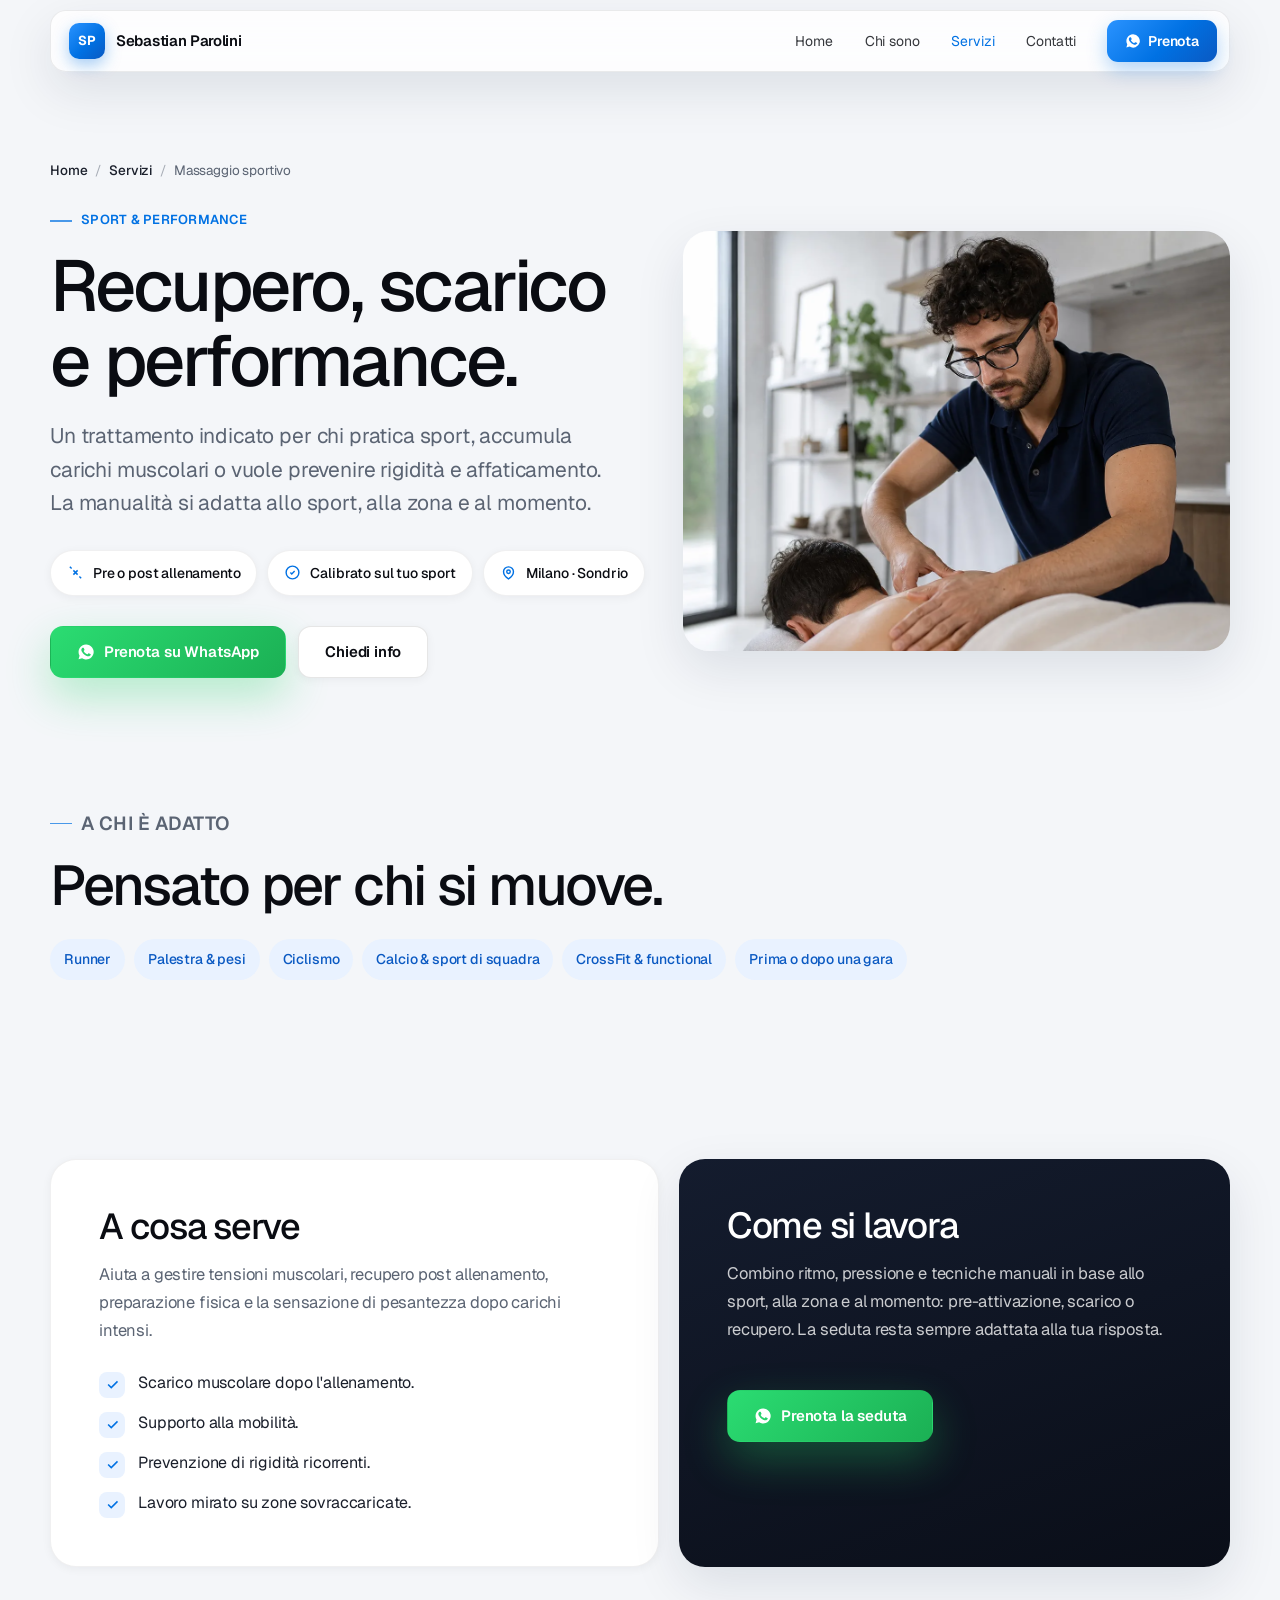
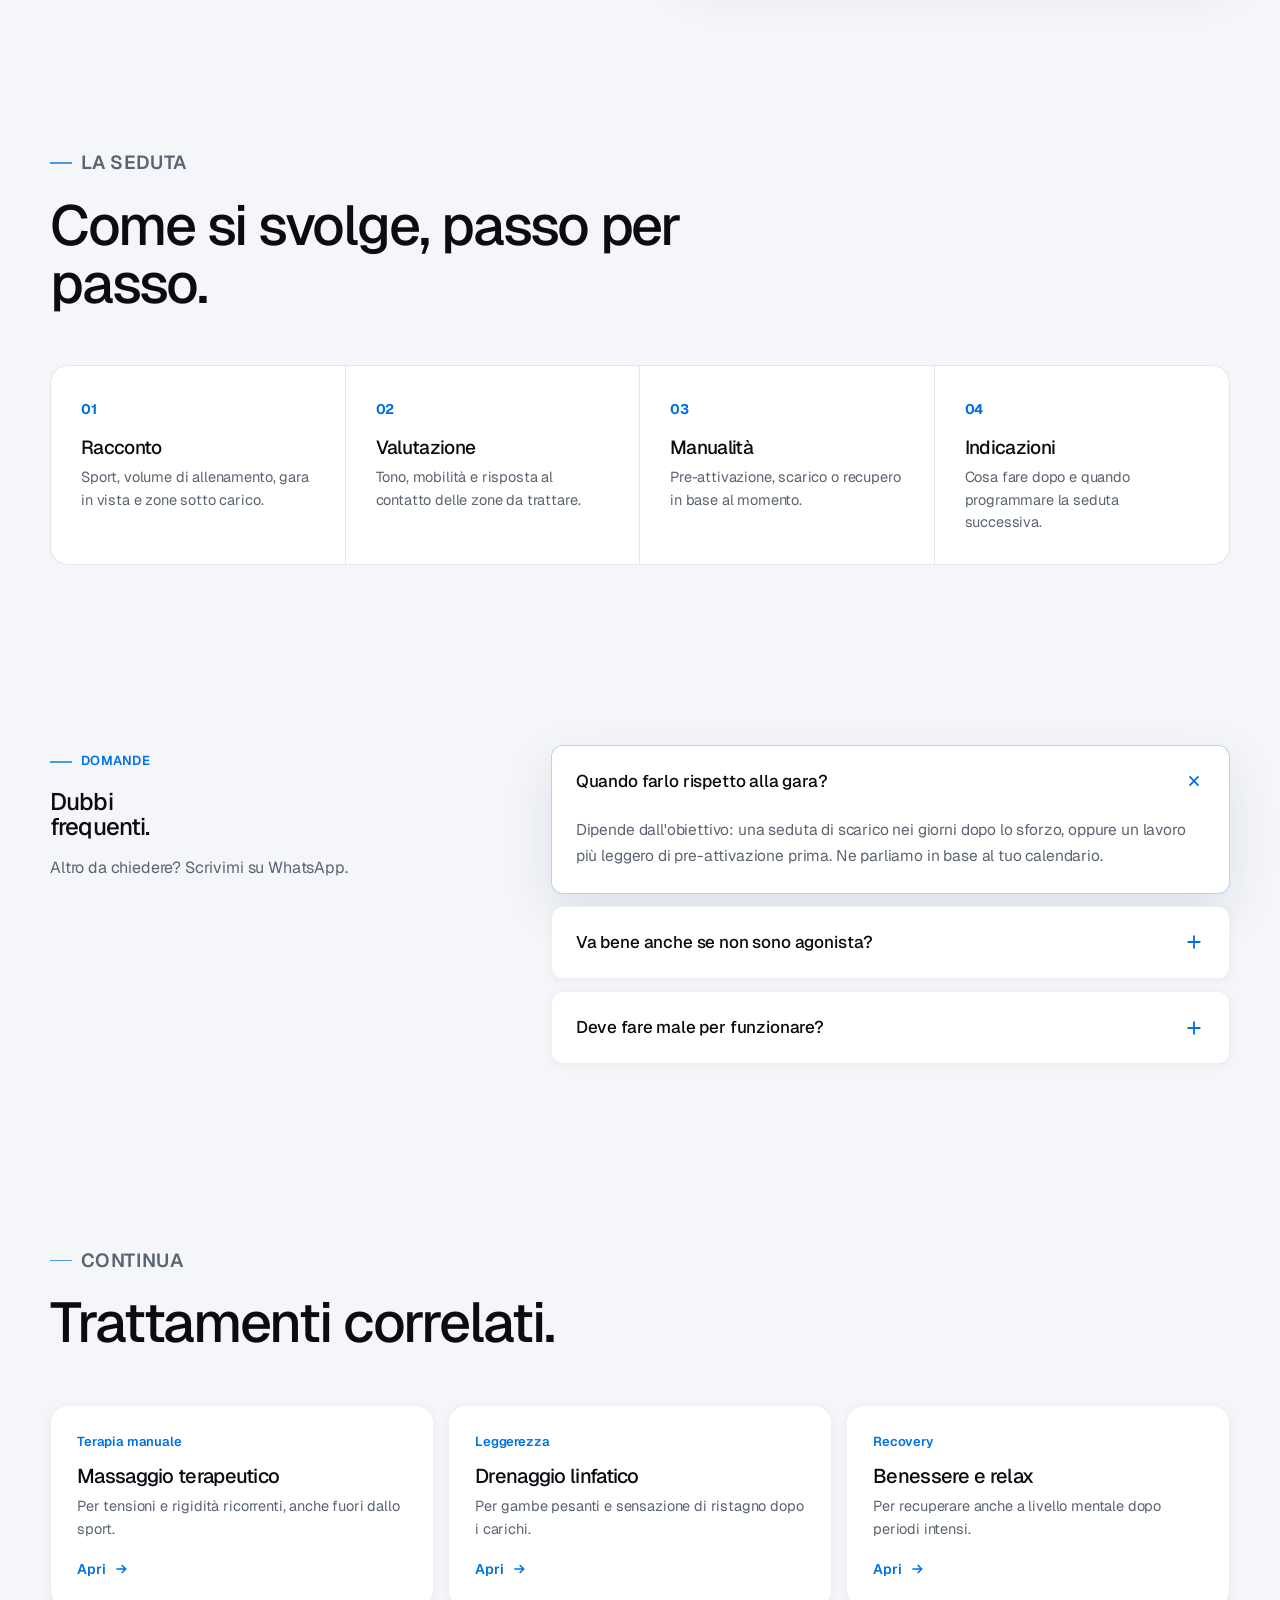
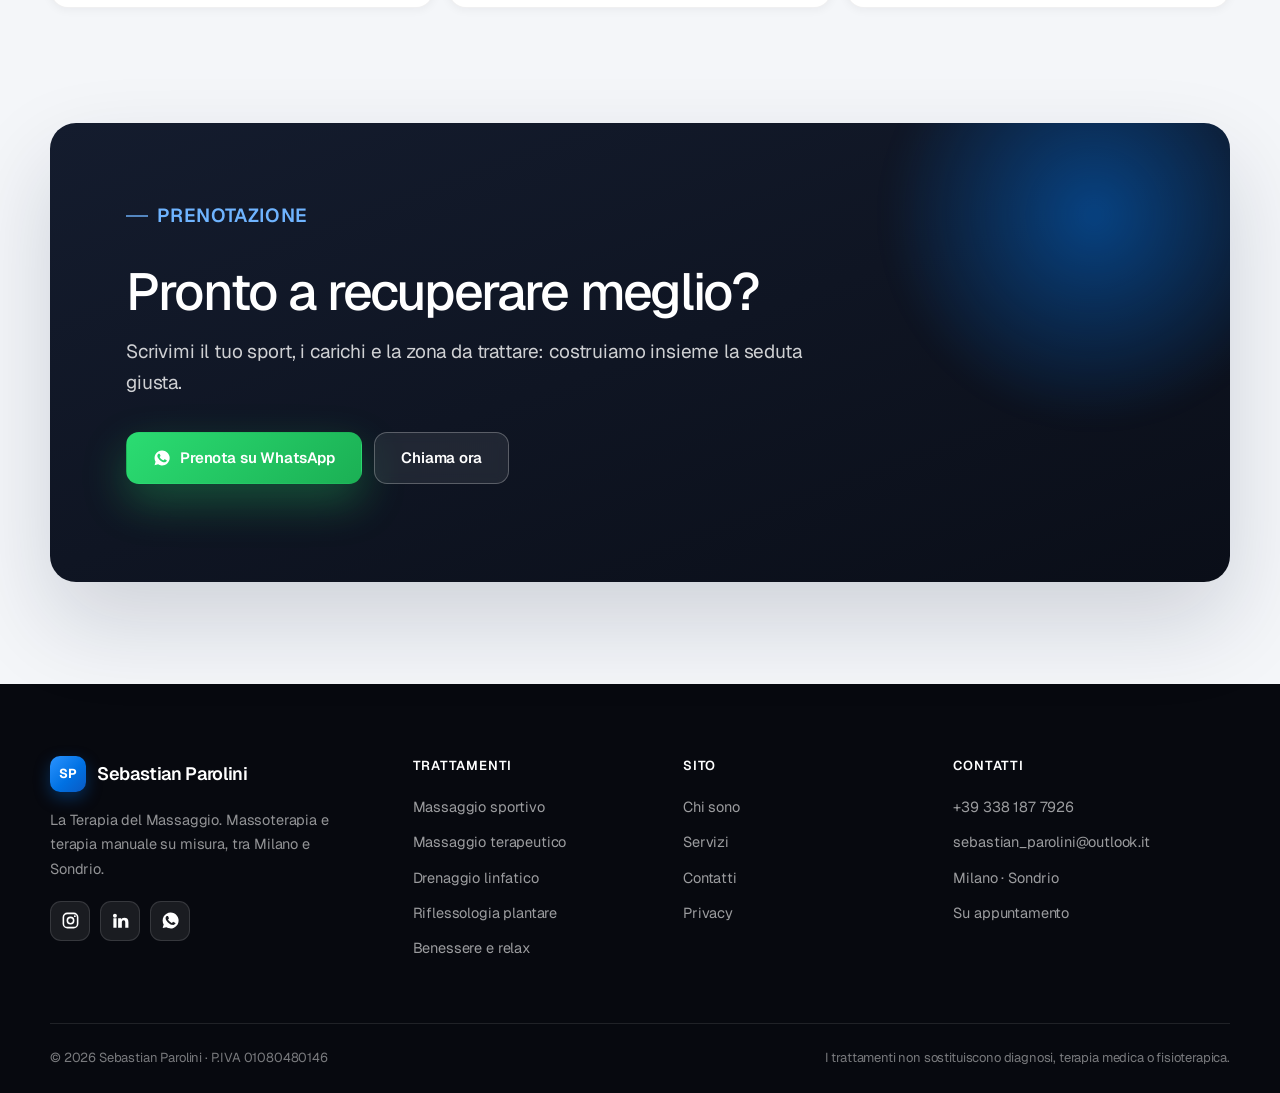
<file: massaggio-sportivo.html>
<!doctype html>
<html lang="it">
<head>
  <meta charset="utf-8">
  <meta name="viewport" content="width=device-width, initial-scale=1">
  <title>Massaggio sportivo a Milano e Sondrio | Sebastian Parolini</title>
  <meta name="description" content="Massaggio sportivo per scarico, recupero muscolare, preparazione e supporto alla performance. Su misura per runner, palestra, ciclismo e sport di squadra.">
  <meta name="theme-color" content="#0a0e18">
  <link rel="canonical" href="https://sosaai.github.io/sebastian-parolini-site/massaggio-sportivo.html">
  <meta property="og:title" content="Massaggio sportivo | Sebastian Parolini">
  <meta property="og:description" content="Scarico, recupero e performance. Un trattamento su misura per chi si allena.">
  <meta property="og:type" content="website">
  <meta property="og:image" content="https://sosaai.github.io/sebastian-parolini-site/assets/sebastian-ai-working.webp">
  <link rel="icon" href="assets/favicon.svg" type="image/svg+xml">
  <link rel="preconnect" href="https://fonts.googleapis.com">
  <link rel="preconnect" href="https://fonts.gstatic.com" crossorigin>
  <link href="https://fonts.googleapis.com/css2?family=Geist:wght@300;400;500;600;700&display=swap" rel="stylesheet">
  <link rel="stylesheet" href="styles.css">
  <script type="application/ld+json">{"@context":"https://schema.org","@type":"Service","name":"Massaggio sportivo","serviceType":"Massaggio sportivo","provider":{"@type":"Person","name":"Sebastian Parolini"},"areaServed":["Milano","Sondrio"],"url":"https://sosaai.github.io/sebastian-parolini-site/massaggio-sportivo.html"}</script>
</head>
<body>
  <header class="site-header page-header" data-header>
    <a class="brand" href="index.html"><span class="brand-mark">SP</span><span class="brand-name">Sebastian Parolini</span></a>
    <nav class="nav-links" aria-label="Navigazione principale">
      <a href="index.html">Home</a>
      <a href="chi-sono.html">Chi sono</a>
      <a href="servizi.html" aria-current="page">Servizi</a>
      <a href="contatti.html">Contatti</a>
    </nav>
    <a class="nav-cta" href="https://wa.me/393381877926?text=Buongiorno%20Sebastian%2C%20vorrei%20prenotare%20un%20massaggio%20sportivo.">
      <svg viewBox="0 0 24 24" fill="currentColor" width="16" height="16"><path d="M12 2a10 10 0 0 0-8.6 15l-1.3 4.6 4.7-1.2A10 10 0 1 0 12 2Zm5.7 14.2c-.2.7-1.4 1.3-2 1.4-.5.1-1.2.1-1.9-.1-.4-.1-1-.3-1.7-.6-3-1.3-4.9-4.3-5-4.5-.2-.2-1.3-1.7-1.3-3.2s.8-2.3 1.1-2.6c.3-.3.6-.4.8-.4h.6c.2 0 .5 0 .7.5l.9 2.1c.1.2.1.4 0 .6l-.4.6-.4.4c-.2.2-.3.4-.1.7.2.3.9 1.4 1.9 2.3 1.3 1.1 2.3 1.5 2.6 1.6.3.1.5.1.7-.1l.8-1c.2-.3.4-.2.7-.1l2 1c.3.1.5.2.5.4.1.1.1.7-.1 1.3Z"/></svg>
      Prenota
    </a>
    <button class="menu-toggle" type="button" aria-label="Apri menu" aria-expanded="false" data-menu-toggle><span></span><span></span><span></span></button>
  </header>

  <main class="page-main">
    <section class="page-hero">
      <p class="breadcrumbs"><a href="index.html">Home</a><span class="sep">/</span><a href="servizi.html">Servizi</a><span class="sep">/</span> Massaggio sportivo</p>
      <div class="page-hero-grid">
        <div class="reveal">
          <p class="eyebrow">Sport &amp; performance</p>
          <h1>Recupero, scarico e performance.</h1>
          <p class="lead">Un trattamento indicato per chi pratica sport, accumula carichi muscolari o vuole prevenire rigidità e affaticamento. La manualità si adatta allo sport, alla zona e al momento.</p>
          <div class="quickfacts">
            <span><svg viewBox="0 0 24 24" fill="none" stroke="currentColor" stroke-width="2"><path d="M6.5 6.5 4 4m13.5 13.5L20 20M9 9l6 6m-6 0 6-6"/></svg> Pre o post allenamento</span>
            <span><svg viewBox="0 0 24 24" fill="none" stroke="currentColor" stroke-width="2"><path d="m9 12 2 2 4-4"/><circle cx="12" cy="12" r="9"/></svg> Calibrato sul tuo sport</span>
            <span><svg viewBox="0 0 24 24" fill="none" stroke="currentColor" stroke-width="2"><path d="M12 21s-7-4.5-7-10a7 7 0 0 1 14 0c0 5.5-7 10-7 10Z"/><circle cx="12" cy="11" r="2.5"/></svg> Milano · Sondrio</span>
          </div>
          <div class="button-row" style="margin-top:30px">
            <a class="button wa" href="https://wa.me/393381877926?text=Buongiorno%20Sebastian%2C%20vorrei%20prenotare%20un%20massaggio%20sportivo.">
              <svg viewBox="0 0 24 24" fill="currentColor"><path d="M12 2a10 10 0 0 0-8.6 15l-1.3 4.6 4.7-1.2A10 10 0 1 0 12 2Zm5.7 14.2c-.2.7-1.4 1.3-2 1.4-.5.1-1.2.1-1.9-.1-.4-.1-1-.3-1.7-.6-3-1.3-4.9-4.3-5-4.5-.2-.2-1.3-1.7-1.3-3.2s.8-2.3 1.1-2.6c.3-.3.6-.4.8-.4h.6c.2 0 .5 0 .7.5l.9 2.1c.1.2.1.4 0 .6l-.4.6-.4.4c-.2.2-.3.4-.1.7.2.3.9 1.4 1.9 2.3 1.3 1.1 2.3 1.5 2.6 1.6.3.1.5.1.7-.1l.8-1c.2-.3.4-.2.7-.1l2 1c.3.1.5.2.5.4.1.1.1.7-.1 1.3Z"/></svg>
              Prenota su WhatsApp
            </a>
            <a class="button ghost" href="contatti.html">Chiedi info</a>
          </div>
        </div>
        <div class="page-hero-media reveal d1"><img src="assets/sebastian-ai-working.webp" alt="Sebastian Parolini durante un massaggio sportivo"></div>
      </div>
    </section>

    <section class="section tight">
      <div class="section-head reveal" style="margin-bottom:24px">
        <p class="eyebrow">A chi è adatto</p>
        <h2>Pensato per chi si muove.</h2>
      </div>
      <div class="chips reveal d1">
        <span>Runner</span><span>Palestra &amp; pesi</span><span>Ciclismo</span><span>Calcio &amp; sport di squadra</span><span>CrossFit &amp; functional</span><span>Prima o dopo una gara</span>
      </div>
    </section>

    <section class="section tight">
      <div class="detail-grid">
        <div class="info-card reveal">
          <h2>A cosa serve</h2>
          <p>Aiuta a gestire tensioni muscolari, recupero post allenamento, preparazione fisica e la sensazione di pesantezza dopo carichi intensi.</p>
          <ul class="check-list">
            <li><span class="ck"><svg viewBox="0 0 24 24" fill="none" stroke="currentColor" stroke-width="2.4"><path d="m5 12 5 5L20 7"/></svg></span> Scarico muscolare dopo l'allenamento.</li>
            <li><span class="ck"><svg viewBox="0 0 24 24" fill="none" stroke="currentColor" stroke-width="2.4"><path d="m5 12 5 5L20 7"/></svg></span> Supporto alla mobilità.</li>
            <li><span class="ck"><svg viewBox="0 0 24 24" fill="none" stroke="currentColor" stroke-width="2.4"><path d="m5 12 5 5L20 7"/></svg></span> Prevenzione di rigidità ricorrenti.</li>
            <li><span class="ck"><svg viewBox="0 0 24 24" fill="none" stroke="currentColor" stroke-width="2.4"><path d="m5 12 5 5L20 7"/></svg></span> Lavoro mirato su zone sovraccaricate.</li>
          </ul>
        </div>
        <div class="info-card dark reveal d1">
          <h2>Come si lavora</h2>
          <p>Combino ritmo, pressione e tecniche manuali in base allo sport, alla zona e al momento: pre-attivazione, scarico o recupero. La seduta resta sempre adattata alla tua risposta.</p>
          <a class="button wa" href="https://wa.me/393381877926?text=Buongiorno%20Sebastian%2C%20vorrei%20prenotare%20un%20massaggio%20sportivo.">
            <svg viewBox="0 0 24 24" fill="currentColor"><path d="M12 2a10 10 0 0 0-8.6 15l-1.3 4.6 4.7-1.2A10 10 0 1 0 12 2Zm5.7 14.2c-.2.7-1.4 1.3-2 1.4-.5.1-1.2.1-1.9-.1-.4-.1-1-.3-1.7-.6-3-1.3-4.9-4.3-5-4.5-.2-.2-1.3-1.7-1.3-3.2s.8-2.3 1.1-2.6c.3-.3.6-.4.8-.4h.6c.2 0 .5 0 .7.5l.9 2.1c.1.2.1.4 0 .6l-.4.6-.4.4c-.2.2-.3.4-.1.7.2.3.9 1.4 1.9 2.3 1.3 1.1 2.3 1.5 2.6 1.6.3.1.5.1.7-.1l.8-1c.2-.3.4-.2.7-.1l2 1c.3.1.5.2.5.4.1.1.1.7-.1 1.3Z"/></svg>
            Prenota la seduta
          </a>
        </div>
      </div>
    </section>

    <section class="section tight">
      <div class="section-head reveal"><p class="eyebrow">La seduta</p><h2>Come si svolge, passo per passo.</h2></div>
      <div class="steprail reveal d1">
        <div class="step"><span class="s-n">01</span><h3>Racconto</h3><p>Sport, volume di allenamento, gara in vista e zone sotto carico.</p></div>
        <div class="step"><span class="s-n">02</span><h3>Valutazione</h3><p>Tono, mobilità e risposta al contatto delle zone da trattare.</p></div>
        <div class="step"><span class="s-n">03</span><h3>Manualità</h3><p>Pre-attivazione, scarico o recupero in base al momento.</p></div>
        <div class="step"><span class="s-n">04</span><h3>Indicazioni</h3><p>Cosa fare dopo e quando programmare la seduta successiva.</p></div>
      </div>
    </section>

    <section class="section tight">
      <div class="faq-wrap">
        <div class="reveal"><p class="eyebrow">Domande</p><h2 class="section-head" style="margin-bottom:14px">Dubbi<br>frequenti.</h2><p style="color:var(--muted);line-height:1.7">Altro da chiedere? Scrivimi su WhatsApp.</p></div>
        <div class="faq-list reveal d1">
          <details class="faq-item" open><summary>Quando farlo rispetto alla gara? <svg class="chev" viewBox="0 0 24 24" fill="none" stroke="currentColor" stroke-width="2"><path d="M12 5v14M5 12h14"/></svg></summary><p class="faq-a">Dipende dall'obiettivo: una seduta di scarico nei giorni dopo lo sforzo, oppure un lavoro più leggero di pre-attivazione prima. Ne parliamo in base al tuo calendario.</p></details>
          <details class="faq-item"><summary>Va bene anche se non sono agonista? <svg class="chev" viewBox="0 0 24 24" fill="none" stroke="currentColor" stroke-width="2"><path d="M12 5v14M5 12h14"/></svg></summary><p class="faq-a">Assolutamente sì. È utile a chiunque si alleni, anche a livello amatoriale, o accumuli carichi e tensioni nella vita di tutti i giorni.</p></details>
          <details class="faq-item"><summary>Deve fare male per funzionare? <svg class="chev" viewBox="0 0 24 24" fill="none" stroke="currentColor" stroke-width="2"><path d="M12 5v14M5 12h14"/></svg></summary><p class="faq-a">No. La pressione è progressiva e calibrata sulla tua risposta. L'intensità è uno strumento, non l'obiettivo.</p></details>
        </div>
      </div>
    </section>

    <section class="section tight">
      <div class="section-head reveal"><p class="eyebrow">Continua</p><h2>Trattamenti correlati.</h2></div>
      <div class="related-grid">
        <a class="related reveal" href="massaggio-terapeutico.html"><span class="r-tag">Terapia manuale</span><h3>Massaggio terapeutico</h3><p>Per tensioni e rigidità ricorrenti, anche fuori dallo sport.</p><span class="svc-go">Apri <svg viewBox="0 0 24 24" fill="none" stroke="currentColor" stroke-width="2.4"><path d="M5 12h14m-6-6 6 6-6 6"/></svg></span></a>
        <a class="related reveal d1" href="drenaggio-linfatico.html"><span class="r-tag">Leggerezza</span><h3>Drenaggio linfatico</h3><p>Per gambe pesanti e sensazione di ristagno dopo i carichi.</p><span class="svc-go">Apri <svg viewBox="0 0 24 24" fill="none" stroke="currentColor" stroke-width="2.4"><path d="M5 12h14m-6-6 6 6-6 6"/></svg></span></a>
        <a class="related reveal d2" href="benessere-relax.html"><span class="r-tag">Recovery</span><h3>Benessere e relax</h3><p>Per recuperare anche a livello mentale dopo periodi intensi.</p><span class="svc-go">Apri <svg viewBox="0 0 24 24" fill="none" stroke="currentColor" stroke-width="2.4"><path d="M5 12h14m-6-6 6 6-6 6"/></svg></span></a>
      </div>
    </section>

    <section class="cta-band reveal">
      <div class="cta-glow"></div>
      <div class="cta-band-inner">
        <p class="eyebrow light">Prenotazione</p>
        <h2>Pronto a recuperare meglio?</h2>
        <p>Scrivimi il tuo sport, i carichi e la zona da trattare: costruiamo insieme la seduta giusta.</p>
        <div class="button-row">
          <a class="button wa" href="https://wa.me/393381877926?text=Buongiorno%20Sebastian%2C%20vorrei%20prenotare%20un%20massaggio%20sportivo.">
            <svg viewBox="0 0 24 24" fill="currentColor"><path d="M12 2a10 10 0 0 0-8.6 15l-1.3 4.6 4.7-1.2A10 10 0 1 0 12 2Zm5.7 14.2c-.2.7-1.4 1.3-2 1.4-.5.1-1.2.1-1.9-.1-.4-.1-1-.3-1.7-.6-3-1.3-4.9-4.3-5-4.5-.2-.2-1.3-1.7-1.3-3.2s.8-2.3 1.1-2.6c.3-.3.6-.4.8-.4h.6c.2 0 .5 0 .7.5l.9 2.1c.1.2.1.4 0 .6l-.4.6-.4.4c-.2.2-.3.4-.1.7.2.3.9 1.4 1.9 2.3 1.3 1.1 2.3 1.5 2.6 1.6.3.1.5.1.7-.1l.8-1c.2-.3.4-.2.7-.1l2 1c.3.1.5.2.5.4.1.1.1.7-.1 1.3Z"/></svg>
            Prenota su WhatsApp
          </a>
          <a class="button light" href="tel:+393381877926">Chiama ora</a>
        </div>
      </div>
    </section>
  </main>

  <footer class="footer">
    <div class="footer-top">
      <div class="footer-brand">
        <a class="brand" href="index.html"><span class="brand-mark">SP</span><span class="brand-name">Sebastian Parolini</span></a>
        <p>La Terapia del Massaggio. Massoterapia e terapia manuale su misura, tra Milano e Sondrio.</p>
        <div class="footer-soc">
          <a href="https://www.instagram.com/p.massaggiatore_terapista/" target="_blank" rel="noreferrer" aria-label="Instagram"><svg viewBox="0 0 24 24" fill="none" stroke="currentColor" stroke-width="2"><rect x="3" y="3" width="18" height="18" rx="5"/><circle cx="12" cy="12" r="4"/><circle cx="17.5" cy="6.5" r="1.2" fill="currentColor" stroke="none"/></svg></a>
          <a href="https://www.linkedin.com/in/sebastian-parolini-74695a232/" target="_blank" rel="noreferrer" aria-label="LinkedIn"><svg viewBox="0 0 24 24" fill="currentColor"><path d="M4.98 3.5a2.5 2.5 0 1 0 0 5 2.5 2.5 0 0 0 0-5ZM3 9h4v12H3V9Zm6 0h3.8v1.7h.05c.53-1 1.83-2.05 3.77-2.05C20.6 8.65 22 10.6 22 14.1V21h-4v-6.1c0-1.45-.03-3.3-2-3.3-2 0-2.3 1.57-2.3 3.2V21H9V9Z"/></svg></a>
          <a href="https://wa.me/393381877926" target="_blank" rel="noreferrer" aria-label="WhatsApp"><svg viewBox="0 0 24 24" fill="currentColor"><path d="M12 2a10 10 0 0 0-8.6 15l-1.3 4.6 4.7-1.2A10 10 0 1 0 12 2Zm5.7 14.2c-.2.7-1.4 1.3-2 1.4-.5.1-1.2.1-1.9-.1-.4-.1-1-.3-1.7-.6-3-1.3-4.9-4.3-5-4.5-.2-.2-1.3-1.7-1.3-3.2s.8-2.3 1.1-2.6c.3-.3.6-.4.8-.4h.6c.2 0 .5 0 .7.5l.9 2.1c.1.2.1.4 0 .6l-.4.6-.4.4c-.2.2-.3.4-.1.7.2.3.9 1.4 1.9 2.3 1.3 1.1 2.3 1.5 2.6 1.6.3.1.5.1.7-.1l.8-1c.2-.3.4-.2.7-.1l2 1c.3.1.5.2.5.4.1.1.1.7-.1 1.3Z"/></svg></a>
        </div>
      </div>
      <div class="footer-col"><h4>Trattamenti</h4><a href="massaggio-sportivo.html">Massaggio sportivo</a><a href="massaggio-terapeutico.html">Massaggio terapeutico</a><a href="drenaggio-linfatico.html">Drenaggio linfatico</a><a href="riflessologia-plantare.html">Riflessologia plantare</a><a href="benessere-relax.html">Benessere e relax</a></div>
      <div class="footer-col"><h4>Sito</h4><a href="chi-sono.html">Chi sono</a><a href="servizi.html">Servizi</a><a href="contatti.html">Contatti</a><a href="privacy.html">Privacy</a></div>
      <div class="footer-col"><h4>Contatti</h4><a href="tel:+393381877926">+39 338 187 7926</a><a href="mailto:sebastian_parolini@outlook.it">sebastian_parolini@outlook.it</a><p>Milano · Sondrio</p><p>Su appuntamento</p></div>
    </div>
    <div class="footer-bottom">
      <span>© <span data-year>2026</span> Sebastian Parolini · P.IVA 01080480146</span>
      <span>I trattamenti non sostituiscono diagnosi, terapia medica o fisioterapica.</span>
    </div>
  </footer>

  <div class="sticky-cta" data-sticky-cta>
    <a class="s-wa" href="https://wa.me/393381877926?text=Buongiorno%20Sebastian%2C%20vorrei%20prenotare%20un%20massaggio%20sportivo."><svg viewBox="0 0 24 24" fill="currentColor"><path d="M12 2a10 10 0 0 0-8.6 15l-1.3 4.6 4.7-1.2A10 10 0 1 0 12 2Zm5.7 14.2c-.2.7-1.4 1.3-2 1.4-.5.1-1.2.1-1.9-.1-.4-.1-1-.3-1.7-.6-3-1.3-4.9-4.3-5-4.5-.2-.2-1.3-1.7-1.3-3.2s.8-2.3 1.1-2.6c.3-.3.6-.4.8-.4h.6c.2 0 .5 0 .7.5l.9 2.1c.1.2.1.4 0 .6l-.4.6-.4.4c-.2.2-.3.4-.1.7.2.3.9 1.4 1.9 2.3 1.3 1.1 2.3 1.5 2.6 1.6.3.1.5.1.7-.1l.8-1c.2-.3.4-.2.7-.1l2 1c.3.1.5.2.5.4.1.1.1.7-.1 1.3Z"/></svg> WhatsApp</a>
    <a class="s-call" href="tel:+393381877926"><svg viewBox="0 0 24 24" fill="none" stroke="currentColor" stroke-width="2"><path d="M22 16.9v3a2 2 0 0 1-2.2 2 19.8 19.8 0 0 1-8.6-3.1 19.5 19.5 0 0 1-6-6 19.8 19.8 0 0 1-3.1-8.7A2 2 0 0 1 4.1 2h3a2 2 0 0 1 2 1.7c.1 1 .4 1.9.7 2.8a2 2 0 0 1-.5 2.1L8.1 9.9a16 16 0 0 0 6 6l1.3-1.3a2 2 0 0 1 2.1-.4c.9.3 1.8.6 2.8.7a2 2 0 0 1 1.7 2Z"/></svg> Chiama</a>
  </div>

  <script src="script.js"></script>
</body>
</html>
</file>
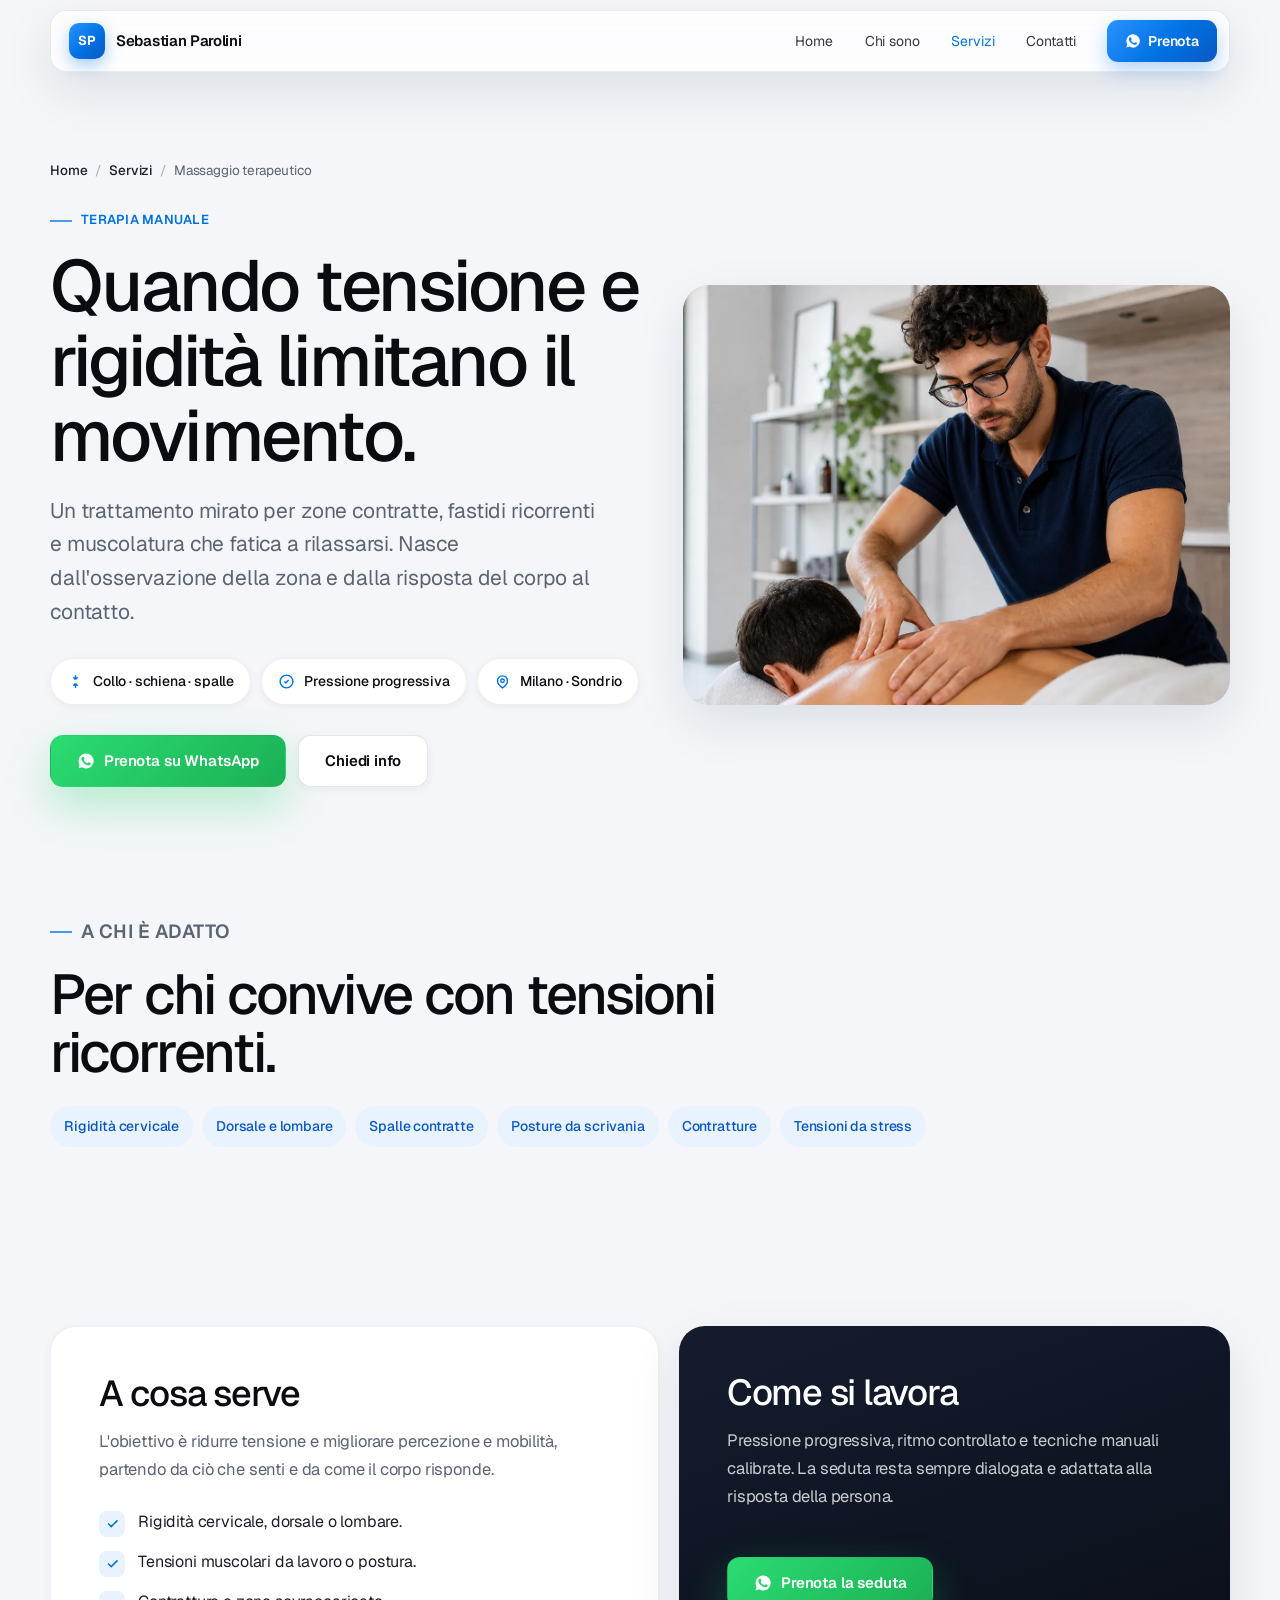
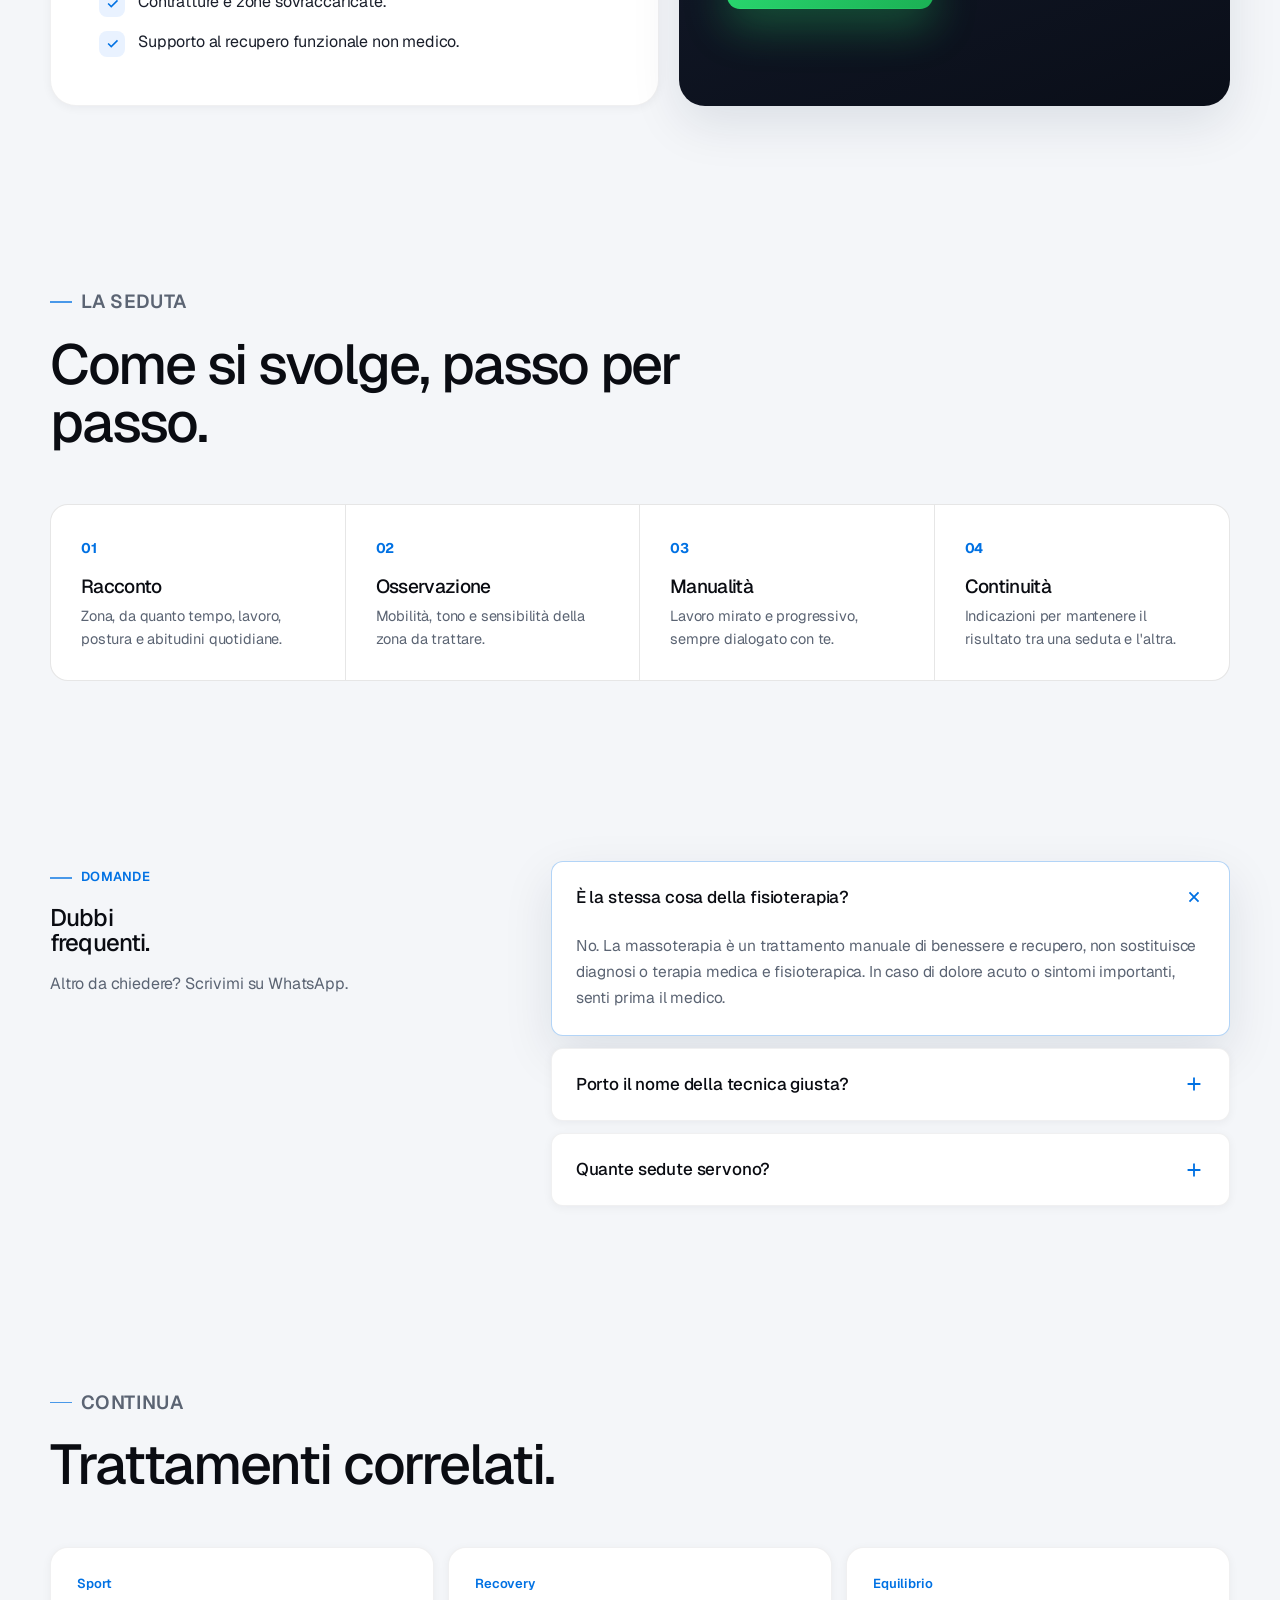
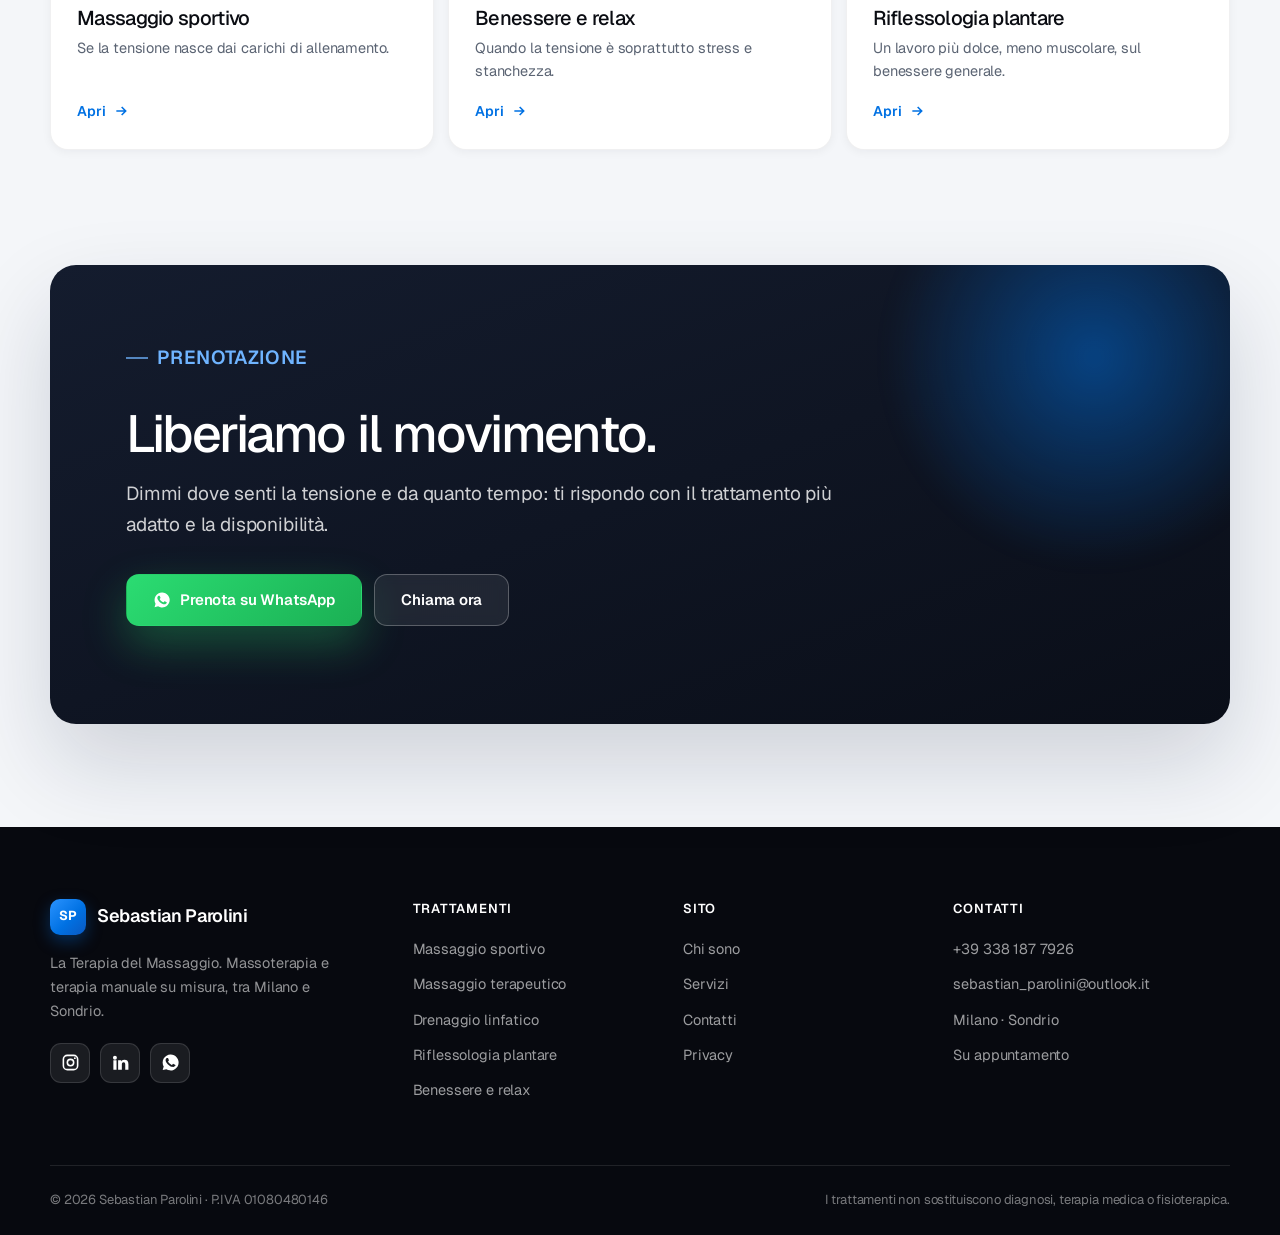
<file: massaggio-terapeutico.html>
<!doctype html>
<html lang="it">
<head>
  <meta charset="utf-8">
  <meta name="viewport" content="width=device-width, initial-scale=1">
  <title>Massaggio terapeutico a Milano e Sondrio | Sebastian Parolini</title>
  <meta name="description" content="Massaggio terapeutico per tensioni, rigidità e fastidi muscolari ricorrenti. Collo, schiena, spalle e lombare: un lavoro manuale mirato, dialogato e progressivo.">
  <meta name="theme-color" content="#0a0e18">
  <link rel="canonical" href="https://sosaai.github.io/sebastian-parolini-site/massaggio-terapeutico.html">
  <meta property="og:title" content="Massaggio terapeutico | Sebastian Parolini">
  <meta property="og:description" content="Per tensioni e rigidità che limitano il movimento. Mirato, progressivo, su misura.">
  <meta property="og:type" content="website">
  <meta property="og:image" content="https://sosaai.github.io/sebastian-parolini-site/assets/sebastian-ai-neck-treatment.webp">
  <link rel="icon" href="assets/favicon.svg" type="image/svg+xml">
  <link rel="preconnect" href="https://fonts.googleapis.com">
  <link rel="preconnect" href="https://fonts.gstatic.com" crossorigin>
  <link href="https://fonts.googleapis.com/css2?family=Geist:wght@300;400;500;600;700&display=swap" rel="stylesheet">
  <link rel="stylesheet" href="styles.css">
  <script type="application/ld+json">{"@context":"https://schema.org","@type":"Service","name":"Massaggio terapeutico","serviceType":"Massaggio terapeutico","provider":{"@type":"Person","name":"Sebastian Parolini"},"areaServed":["Milano","Sondrio"],"url":"https://sosaai.github.io/sebastian-parolini-site/massaggio-terapeutico.html"}</script>
</head>
<body>
  <header class="site-header page-header" data-header>
    <a class="brand" href="index.html"><span class="brand-mark">SP</span><span class="brand-name">Sebastian Parolini</span></a>
    <nav class="nav-links" aria-label="Navigazione principale">
      <a href="index.html">Home</a>
      <a href="chi-sono.html">Chi sono</a>
      <a href="servizi.html" aria-current="page">Servizi</a>
      <a href="contatti.html">Contatti</a>
    </nav>
    <a class="nav-cta" href="https://wa.me/393381877926?text=Buongiorno%20Sebastian%2C%20vorrei%20prenotare%20un%20massaggio%20terapeutico.">
      <svg viewBox="0 0 24 24" fill="currentColor" width="16" height="16"><path d="M12 2a10 10 0 0 0-8.6 15l-1.3 4.6 4.7-1.2A10 10 0 1 0 12 2Zm5.7 14.2c-.2.7-1.4 1.3-2 1.4-.5.1-1.2.1-1.9-.1-.4-.1-1-.3-1.7-.6-3-1.3-4.9-4.3-5-4.5-.2-.2-1.3-1.7-1.3-3.2s.8-2.3 1.1-2.6c.3-.3.6-.4.8-.4h.6c.2 0 .5 0 .7.5l.9 2.1c.1.2.1.4 0 .6l-.4.6-.4.4c-.2.2-.3.4-.1.7.2.3.9 1.4 1.9 2.3 1.3 1.1 2.3 1.5 2.6 1.6.3.1.5.1.7-.1l.8-1c.2-.3.4-.2.7-.1l2 1c.3.1.5.2.5.4.1.1.1.7-.1 1.3Z"/></svg>
      Prenota
    </a>
    <button class="menu-toggle" type="button" aria-label="Apri menu" aria-expanded="false" data-menu-toggle><span></span><span></span><span></span></button>
  </header>

  <main class="page-main">
    <section class="page-hero">
      <p class="breadcrumbs"><a href="index.html">Home</a><span class="sep">/</span><a href="servizi.html">Servizi</a><span class="sep">/</span> Massaggio terapeutico</p>
      <div class="page-hero-grid">
        <div class="reveal">
          <p class="eyebrow">Terapia manuale</p>
          <h1>Quando tensione e rigidità limitano il movimento.</h1>
          <p class="lead">Un trattamento mirato per zone contratte, fastidi ricorrenti e muscolatura che fatica a rilassarsi. Nasce dall'osservazione della zona e dalla risposta del corpo al contatto.</p>
          <div class="quickfacts">
            <span><svg viewBox="0 0 24 24" fill="none" stroke="currentColor" stroke-width="2"><path d="M12 3v6m0 0 3-3m-3 3L9 6m3 9v6m0-6 3 3m-3-3-3 3"/></svg> Collo · schiena · spalle</span>
            <span><svg viewBox="0 0 24 24" fill="none" stroke="currentColor" stroke-width="2"><path d="m9 12 2 2 4-4"/><circle cx="12" cy="12" r="9"/></svg> Pressione progressiva</span>
            <span><svg viewBox="0 0 24 24" fill="none" stroke="currentColor" stroke-width="2"><path d="M12 21s-7-4.5-7-10a7 7 0 0 1 14 0c0 5.5-7 10-7 10Z"/><circle cx="12" cy="11" r="2.5"/></svg> Milano · Sondrio</span>
          </div>
          <div class="button-row" style="margin-top:30px">
            <a class="button wa" href="https://wa.me/393381877926?text=Buongiorno%20Sebastian%2C%20vorrei%20prenotare%20un%20massaggio%20terapeutico.">
              <svg viewBox="0 0 24 24" fill="currentColor"><path d="M12 2a10 10 0 0 0-8.6 15l-1.3 4.6 4.7-1.2A10 10 0 1 0 12 2Zm5.7 14.2c-.2.7-1.4 1.3-2 1.4-.5.1-1.2.1-1.9-.1-.4-.1-1-.3-1.7-.6-3-1.3-4.9-4.3-5-4.5-.2-.2-1.3-1.7-1.3-3.2s.8-2.3 1.1-2.6c.3-.3.6-.4.8-.4h.6c.2 0 .5 0 .7.5l.9 2.1c.1.2.1.4 0 .6l-.4.6-.4.4c-.2.2-.3.4-.1.7.2.3.9 1.4 1.9 2.3 1.3 1.1 2.3 1.5 2.6 1.6.3.1.5.1.7-.1l.8-1c.2-.3.4-.2.7-.1l2 1c.3.1.5.2.5.4.1.1.1.7-.1 1.3Z"/></svg>
              Prenota su WhatsApp
            </a>
            <a class="button ghost" href="contatti.html">Chiedi info</a>
          </div>
        </div>
        <div class="page-hero-media reveal d1"><img src="assets/sebastian-ai-neck-treatment.webp" alt="Massaggio terapeutico su collo e spalle"></div>
      </div>
    </section>

    <section class="section tight">
      <div class="section-head reveal" style="margin-bottom:24px"><p class="eyebrow">A chi è adatto</p><h2>Per chi convive con tensioni ricorrenti.</h2></div>
      <div class="chips reveal d1"><span>Rigidità cervicale</span><span>Dorsale e lombare</span><span>Spalle contratte</span><span>Posture da scrivania</span><span>Contratture</span><span>Tensioni da stress</span></div>
    </section>

    <section class="section tight">
      <div class="detail-grid">
        <div class="info-card reveal">
          <h2>A cosa serve</h2>
          <p>L'obiettivo è ridurre tensione e migliorare percezione e mobilità, partendo da ciò che senti e da come il corpo risponde.</p>
          <ul class="check-list">
            <li><span class="ck"><svg viewBox="0 0 24 24" fill="none" stroke="currentColor" stroke-width="2.4"><path d="m5 12 5 5L20 7"/></svg></span> Rigidità cervicale, dorsale o lombare.</li>
            <li><span class="ck"><svg viewBox="0 0 24 24" fill="none" stroke="currentColor" stroke-width="2.4"><path d="m5 12 5 5L20 7"/></svg></span> Tensioni muscolari da lavoro o postura.</li>
            <li><span class="ck"><svg viewBox="0 0 24 24" fill="none" stroke="currentColor" stroke-width="2.4"><path d="m5 12 5 5L20 7"/></svg></span> Contratture e zone sovraccaricate.</li>
            <li><span class="ck"><svg viewBox="0 0 24 24" fill="none" stroke="currentColor" stroke-width="2.4"><path d="m5 12 5 5L20 7"/></svg></span> Supporto al recupero funzionale non medico.</li>
          </ul>
        </div>
        <div class="info-card dark reveal d1">
          <h2>Come si lavora</h2>
          <p>Pressione progressiva, ritmo controllato e tecniche manuali calibrate. La seduta resta sempre dialogata e adattata alla risposta della persona.</p>
          <a class="button wa" href="https://wa.me/393381877926?text=Buongiorno%20Sebastian%2C%20vorrei%20prenotare%20un%20massaggio%20terapeutico.">
            <svg viewBox="0 0 24 24" fill="currentColor"><path d="M12 2a10 10 0 0 0-8.6 15l-1.3 4.6 4.7-1.2A10 10 0 1 0 12 2Zm5.7 14.2c-.2.7-1.4 1.3-2 1.4-.5.1-1.2.1-1.9-.1-.4-.1-1-.3-1.7-.6-3-1.3-4.9-4.3-5-4.5-.2-.2-1.3-1.7-1.3-3.2s.8-2.3 1.1-2.6c.3-.3.6-.4.8-.4h.6c.2 0 .5 0 .7.5l.9 2.1c.1.2.1.4 0 .6l-.4.6-.4.4c-.2.2-.3.4-.1.7.2.3.9 1.4 1.9 2.3 1.3 1.1 2.3 1.5 2.6 1.6.3.1.5.1.7-.1l.8-1c.2-.3.4-.2.7-.1l2 1c.3.1.5.2.5.4.1.1.1.7-.1 1.3Z"/></svg>
            Prenota la seduta
          </a>
        </div>
      </div>
    </section>

    <section class="section tight">
      <div class="section-head reveal"><p class="eyebrow">La seduta</p><h2>Come si svolge, passo per passo.</h2></div>
      <div class="steprail reveal d1">
        <div class="step"><span class="s-n">01</span><h3>Racconto</h3><p>Zona, da quanto tempo, lavoro, postura e abitudini quotidiane.</p></div>
        <div class="step"><span class="s-n">02</span><h3>Osservazione</h3><p>Mobilità, tono e sensibilità della zona da trattare.</p></div>
        <div class="step"><span class="s-n">03</span><h3>Manualità</h3><p>Lavoro mirato e progressivo, sempre dialogato con te.</p></div>
        <div class="step"><span class="s-n">04</span><h3>Continuità</h3><p>Indicazioni per mantenere il risultato tra una seduta e l'altra.</p></div>
      </div>
    </section>

    <section class="section tight">
      <div class="faq-wrap">
        <div class="reveal"><p class="eyebrow">Domande</p><h2 class="section-head" style="margin-bottom:14px">Dubbi<br>frequenti.</h2><p style="color:var(--muted);line-height:1.7">Altro da chiedere? Scrivimi su WhatsApp.</p></div>
        <div class="faq-list reveal d1">
          <details class="faq-item" open><summary>È la stessa cosa della fisioterapia? <svg class="chev" viewBox="0 0 24 24" fill="none" stroke="currentColor" stroke-width="2"><path d="M12 5v14M5 12h14"/></svg></summary><p class="faq-a">No. La massoterapia è un trattamento manuale di benessere e recupero, non sostituisce diagnosi o terapia medica e fisioterapica. In caso di dolore acuto o sintomi importanti, senti prima il medico.</p></details>
          <details class="faq-item"><summary>Porto il nome della tecnica giusta? <svg class="chev" viewBox="0 0 24 24" fill="none" stroke="currentColor" stroke-width="2"><path d="M12 5v14M5 12h14"/></svg></summary><p class="faq-a">Non serve. Porta il problema: dove senti tensione, da quanto e cosa la peggiora. Alla scelta della manualità penso io.</p></details>
          <details class="faq-item"><summary>Quante sedute servono? <svg class="chev" viewBox="0 0 24 24" fill="none" stroke="currentColor" stroke-width="2"><path d="M12 5v14M5 12h14"/></svg></summary><p class="faq-a">Dipende dalla situazione: a volte basta una seduta mirata, altre conviene un piccolo percorso. Te lo dico con chiarezza dopo la prima valutazione.</p></details>
        </div>
      </div>
    </section>

    <section class="section tight">
      <div class="section-head reveal"><p class="eyebrow">Continua</p><h2>Trattamenti correlati.</h2></div>
      <div class="related-grid">
        <a class="related reveal" href="massaggio-sportivo.html"><span class="r-tag">Sport</span><h3>Massaggio sportivo</h3><p>Se la tensione nasce dai carichi di allenamento.</p><span class="svc-go">Apri <svg viewBox="0 0 24 24" fill="none" stroke="currentColor" stroke-width="2.4"><path d="M5 12h14m-6-6 6 6-6 6"/></svg></span></a>
        <a class="related reveal d1" href="benessere-relax.html"><span class="r-tag">Recovery</span><h3>Benessere e relax</h3><p>Quando la tensione è soprattutto stress e stanchezza.</p><span class="svc-go">Apri <svg viewBox="0 0 24 24" fill="none" stroke="currentColor" stroke-width="2.4"><path d="M5 12h14m-6-6 6 6-6 6"/></svg></span></a>
        <a class="related reveal d2" href="riflessologia-plantare.html"><span class="r-tag">Equilibrio</span><h3>Riflessologia plantare</h3><p>Un lavoro più dolce, meno muscolare, sul benessere generale.</p><span class="svc-go">Apri <svg viewBox="0 0 24 24" fill="none" stroke="currentColor" stroke-width="2.4"><path d="M5 12h14m-6-6 6 6-6 6"/></svg></span></a>
      </div>
    </section>

    <section class="cta-band reveal">
      <div class="cta-glow"></div>
      <div class="cta-band-inner">
        <p class="eyebrow light">Prenotazione</p>
        <h2>Liberiamo il movimento.</h2>
        <p>Dimmi dove senti la tensione e da quanto tempo: ti rispondo con il trattamento più adatto e la disponibilità.</p>
        <div class="button-row">
          <a class="button wa" href="https://wa.me/393381877926?text=Buongiorno%20Sebastian%2C%20vorrei%20prenotare%20un%20massaggio%20terapeutico.">
            <svg viewBox="0 0 24 24" fill="currentColor"><path d="M12 2a10 10 0 0 0-8.6 15l-1.3 4.6 4.7-1.2A10 10 0 1 0 12 2Zm5.7 14.2c-.2.7-1.4 1.3-2 1.4-.5.1-1.2.1-1.9-.1-.4-.1-1-.3-1.7-.6-3-1.3-4.9-4.3-5-4.5-.2-.2-1.3-1.7-1.3-3.2s.8-2.3 1.1-2.6c.3-.3.6-.4.8-.4h.6c.2 0 .5 0 .7.5l.9 2.1c.1.2.1.4 0 .6l-.4.6-.4.4c-.2.2-.3.4-.1.7.2.3.9 1.4 1.9 2.3 1.3 1.1 2.3 1.5 2.6 1.6.3.1.5.1.7-.1l.8-1c.2-.3.4-.2.7-.1l2 1c.3.1.5.2.5.4.1.1.1.7-.1 1.3Z"/></svg>
            Prenota su WhatsApp
          </a>
          <a class="button light" href="tel:+393381877926">Chiama ora</a>
        </div>
      </div>
    </section>
  </main>

  <footer class="footer">
    <div class="footer-top">
      <div class="footer-brand">
        <a class="brand" href="index.html"><span class="brand-mark">SP</span><span class="brand-name">Sebastian Parolini</span></a>
        <p>La Terapia del Massaggio. Massoterapia e terapia manuale su misura, tra Milano e Sondrio.</p>
        <div class="footer-soc">
          <a href="https://www.instagram.com/p.massaggiatore_terapista/" target="_blank" rel="noreferrer" aria-label="Instagram"><svg viewBox="0 0 24 24" fill="none" stroke="currentColor" stroke-width="2"><rect x="3" y="3" width="18" height="18" rx="5"/><circle cx="12" cy="12" r="4"/><circle cx="17.5" cy="6.5" r="1.2" fill="currentColor" stroke="none"/></svg></a>
          <a href="https://www.linkedin.com/in/sebastian-parolini-74695a232/" target="_blank" rel="noreferrer" aria-label="LinkedIn"><svg viewBox="0 0 24 24" fill="currentColor"><path d="M4.98 3.5a2.5 2.5 0 1 0 0 5 2.5 2.5 0 0 0 0-5ZM3 9h4v12H3V9Zm6 0h3.8v1.7h.05c.53-1 1.83-2.05 3.77-2.05C20.6 8.65 22 10.6 22 14.1V21h-4v-6.1c0-1.45-.03-3.3-2-3.3-2 0-2.3 1.57-2.3 3.2V21H9V9Z"/></svg></a>
          <a href="https://wa.me/393381877926" target="_blank" rel="noreferrer" aria-label="WhatsApp"><svg viewBox="0 0 24 24" fill="currentColor"><path d="M12 2a10 10 0 0 0-8.6 15l-1.3 4.6 4.7-1.2A10 10 0 1 0 12 2Zm5.7 14.2c-.2.7-1.4 1.3-2 1.4-.5.1-1.2.1-1.9-.1-.4-.1-1-.3-1.7-.6-3-1.3-4.9-4.3-5-4.5-.2-.2-1.3-1.7-1.3-3.2s.8-2.3 1.1-2.6c.3-.3.6-.4.8-.4h.6c.2 0 .5 0 .7.5l.9 2.1c.1.2.1.4 0 .6l-.4.6-.4.4c-.2.2-.3.4-.1.7.2.3.9 1.4 1.9 2.3 1.3 1.1 2.3 1.5 2.6 1.6.3.1.5.1.7-.1l.8-1c.2-.3.4-.2.7-.1l2 1c.3.1.5.2.5.4.1.1.1.7-.1 1.3Z"/></svg></a>
        </div>
      </div>
      <div class="footer-col"><h4>Trattamenti</h4><a href="massaggio-sportivo.html">Massaggio sportivo</a><a href="massaggio-terapeutico.html">Massaggio terapeutico</a><a href="drenaggio-linfatico.html">Drenaggio linfatico</a><a href="riflessologia-plantare.html">Riflessologia plantare</a><a href="benessere-relax.html">Benessere e relax</a></div>
      <div class="footer-col"><h4>Sito</h4><a href="chi-sono.html">Chi sono</a><a href="servizi.html">Servizi</a><a href="contatti.html">Contatti</a><a href="privacy.html">Privacy</a></div>
      <div class="footer-col"><h4>Contatti</h4><a href="tel:+393381877926">+39 338 187 7926</a><a href="mailto:sebastian_parolini@outlook.it">sebastian_parolini@outlook.it</a><p>Milano · Sondrio</p><p>Su appuntamento</p></div>
    </div>
    <div class="footer-bottom">
      <span>© <span data-year>2026</span> Sebastian Parolini · P.IVA 01080480146</span>
      <span>I trattamenti non sostituiscono diagnosi, terapia medica o fisioterapica.</span>
    </div>
  </footer>

  <div class="sticky-cta" data-sticky-cta>
    <a class="s-wa" href="https://wa.me/393381877926?text=Buongiorno%20Sebastian%2C%20vorrei%20prenotare%20un%20massaggio%20terapeutico."><svg viewBox="0 0 24 24" fill="currentColor"><path d="M12 2a10 10 0 0 0-8.6 15l-1.3 4.6 4.7-1.2A10 10 0 1 0 12 2Zm5.7 14.2c-.2.7-1.4 1.3-2 1.4-.5.1-1.2.1-1.9-.1-.4-.1-1-.3-1.7-.6-3-1.3-4.9-4.3-5-4.5-.2-.2-1.3-1.7-1.3-3.2s.8-2.3 1.1-2.6c.3-.3.6-.4.8-.4h.6c.2 0 .5 0 .7.5l.9 2.1c.1.2.1.4 0 .6l-.4.6-.4.4c-.2.2-.3.4-.1.7.2.3.9 1.4 1.9 2.3 1.3 1.1 2.3 1.5 2.6 1.6.3.1.5.1.7-.1l.8-1c.2-.3.4-.2.7-.1l2 1c.3.1.5.2.5.4.1.1.1.7-.1 1.3Z"/></svg> WhatsApp</a>
    <a class="s-call" href="tel:+393381877926"><svg viewBox="0 0 24 24" fill="none" stroke="currentColor" stroke-width="2"><path d="M22 16.9v3a2 2 0 0 1-2.2 2 19.8 19.8 0 0 1-8.6-3.1 19.5 19.5 0 0 1-6-6 19.8 19.8 0 0 1-3.1-8.7A2 2 0 0 1 4.1 2h3a2 2 0 0 1 2 1.7c.1 1 .4 1.9.7 2.8a2 2 0 0 1-.5 2.1L8.1 9.9a16 16 0 0 0 6 6l1.3-1.3a2 2 0 0 1 2.1-.4c.9.3 1.8.6 2.8.7a2 2 0 0 1 1.7 2Z"/></svg> Chiama</a>
  </div>

  <script src="script.js"></script>
</body>
</html>
</file>
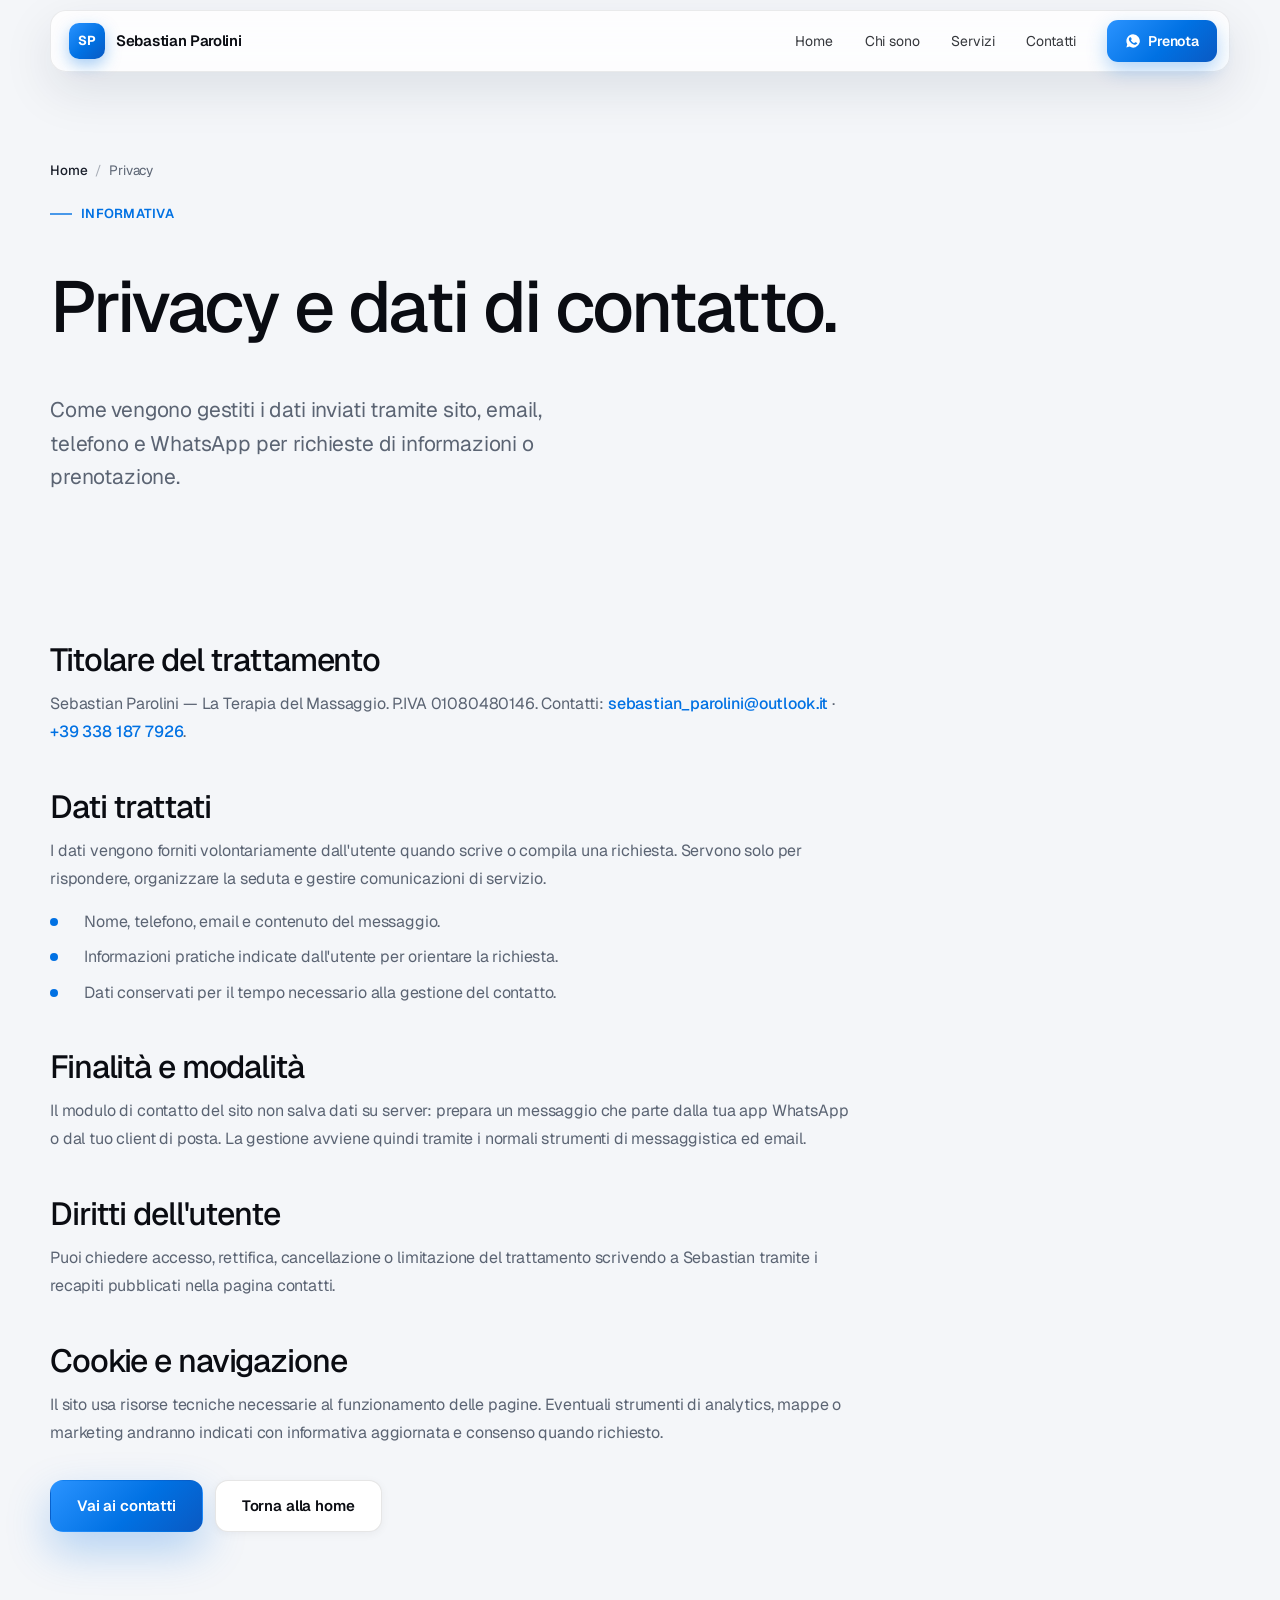
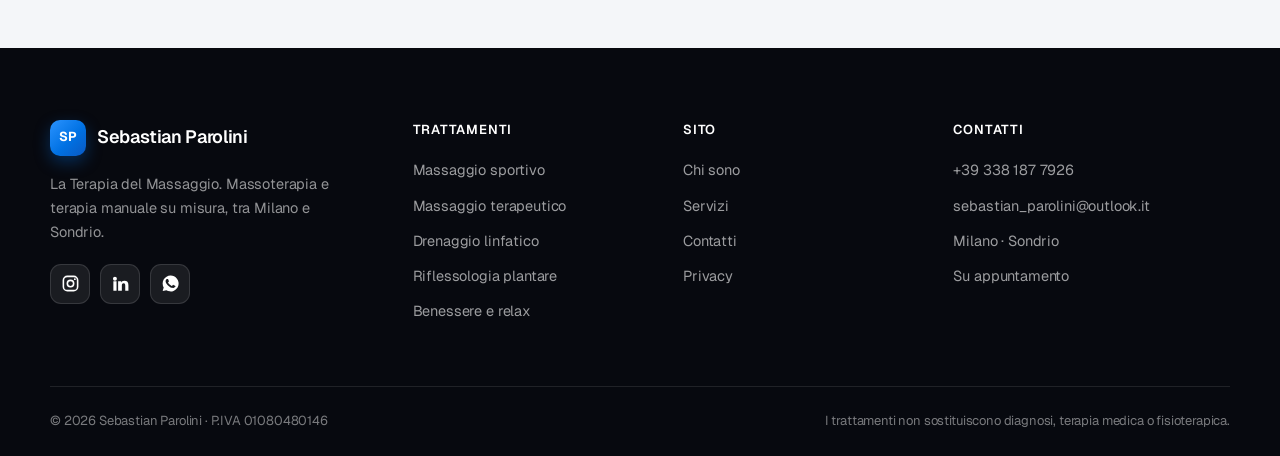
<file: privacy.html>
<!doctype html>
<html lang="it">
<head>
  <meta charset="utf-8">
  <meta name="viewport" content="width=device-width, initial-scale=1">
  <title>Privacy | Sebastian Parolini Massoterapista</title>
  <meta name="description" content="Informativa privacy e cookie del sito Sebastian Parolini Massoterapista. Dati di contatto, finalità del trattamento e diritti dell'utente.">
  <meta name="theme-color" content="#0a0e18">
  <meta name="robots" content="noindex, follow">
  <link rel="canonical" href="https://sosaai.github.io/sebastian-parolini-site/privacy.html">
  <link rel="icon" href="assets/favicon.svg" type="image/svg+xml">
  <link rel="preconnect" href="https://fonts.googleapis.com">
  <link rel="preconnect" href="https://fonts.gstatic.com" crossorigin>
  <link href="https://fonts.googleapis.com/css2?family=Geist:wght@300;400;500;600;700&display=swap" rel="stylesheet">
  <link rel="stylesheet" href="styles.css">
</head>
<body>
  <header class="site-header page-header" data-header>
    <a class="brand" href="index.html"><span class="brand-mark">SP</span><span class="brand-name">Sebastian Parolini</span></a>
    <nav class="nav-links" aria-label="Navigazione principale">
      <a href="index.html">Home</a>
      <a href="chi-sono.html">Chi sono</a>
      <a href="servizi.html">Servizi</a>
      <a href="contatti.html">Contatti</a>
    </nav>
    <a class="nav-cta" href="https://wa.me/393381877926?text=Buongiorno%20Sebastian%2C%20vorrei%20prenotare%20una%20seduta.">
      <svg viewBox="0 0 24 24" fill="currentColor" width="16" height="16"><path d="M12 2a10 10 0 0 0-8.6 15l-1.3 4.6 4.7-1.2A10 10 0 1 0 12 2Zm5.7 14.2c-.2.7-1.4 1.3-2 1.4-.5.1-1.2.1-1.9-.1-.4-.1-1-.3-1.7-.6-3-1.3-4.9-4.3-5-4.5-.2-.2-1.3-1.7-1.3-3.2s.8-2.3 1.1-2.6c.3-.3.6-.4.8-.4h.6c.2 0 .5 0 .7.5l.9 2.1c.1.2.1.4 0 .6l-.4.6-.4.4c-.2.2-.3.4-.1.7.2.3.9 1.4 1.9 2.3 1.3 1.1 2.3 1.5 2.6 1.6.3.1.5.1.7-.1l.8-1c.2-.3.4-.2.7-.1l2 1c.3.1.5.2.5.4.1.1.1.7-.1 1.3Z"/></svg>
      Prenota
    </a>
    <button class="menu-toggle" type="button" aria-label="Apri menu" aria-expanded="false" data-menu-toggle><span></span><span></span><span></span></button>
  </header>

  <main class="page-main">
    <section class="page-hero">
      <p class="breadcrumbs"><a href="index.html">Home</a><span class="sep">/</span> Privacy</p>
      <div class="page-hero-grid solo reveal">
        <p class="eyebrow">Informativa</p>
        <h1>Privacy e dati di contatto.</h1>
        <p class="lead">Come vengono gestiti i dati inviati tramite sito, email, telefono e WhatsApp per richieste di informazioni o prenotazione.</p>
      </div>
    </section>

    <section class="section tight">
      <div class="prose reveal">
        <h2>Titolare del trattamento</h2>
        <p>Sebastian Parolini — La Terapia del Massaggio. P.IVA 01080480146. Contatti: <a href="mailto:sebastian_parolini@outlook.it" style="color:var(--blue);font-weight:500">sebastian_parolini@outlook.it</a> · <a href="tel:+393381877926" style="color:var(--blue);font-weight:500">+39 338 187 7926</a>.</p>

        <h2>Dati trattati</h2>
        <p>I dati vengono forniti volontariamente dall'utente quando scrive o compila una richiesta. Servono solo per rispondere, organizzare la seduta e gestire comunicazioni di servizio.</p>
        <ul>
          <li>Nome, telefono, email e contenuto del messaggio.</li>
          <li>Informazioni pratiche indicate dall'utente per orientare la richiesta.</li>
          <li>Dati conservati per il tempo necessario alla gestione del contatto.</li>
        </ul>

        <h2>Finalità e modalità</h2>
        <p>Il modulo di contatto del sito non salva dati su server: prepara un messaggio che parte dalla tua app WhatsApp o dal tuo client di posta. La gestione avviene quindi tramite i normali strumenti di messaggistica ed email.</p>

        <h2>Diritti dell'utente</h2>
        <p>Puoi chiedere accesso, rettifica, cancellazione o limitazione del trattamento scrivendo a Sebastian tramite i recapiti pubblicati nella pagina contatti.</p>

        <h2>Cookie e navigazione</h2>
        <p>Il sito usa risorse tecniche necessarie al funzionamento delle pagine. Eventuali strumenti di analytics, mappe o marketing andranno indicati con informativa aggiornata e consenso quando richiesto.</p>

        <div class="button-row" style="margin-top:34px">
          <a class="button primary" href="contatti.html">Vai ai contatti</a>
          <a class="button ghost" href="index.html">Torna alla home</a>
        </div>
      </div>
    </section>
  </main>

  <footer class="footer">
    <div class="footer-top">
      <div class="footer-brand">
        <a class="brand" href="index.html"><span class="brand-mark">SP</span><span class="brand-name">Sebastian Parolini</span></a>
        <p>La Terapia del Massaggio. Massoterapia e terapia manuale su misura, tra Milano e Sondrio.</p>
        <div class="footer-soc">
          <a href="https://www.instagram.com/p.massaggiatore_terapista/" target="_blank" rel="noreferrer" aria-label="Instagram"><svg viewBox="0 0 24 24" fill="none" stroke="currentColor" stroke-width="2"><rect x="3" y="3" width="18" height="18" rx="5"/><circle cx="12" cy="12" r="4"/><circle cx="17.5" cy="6.5" r="1.2" fill="currentColor" stroke="none"/></svg></a>
          <a href="https://www.linkedin.com/in/sebastian-parolini-74695a232/" target="_blank" rel="noreferrer" aria-label="LinkedIn"><svg viewBox="0 0 24 24" fill="currentColor"><path d="M4.98 3.5a2.5 2.5 0 1 0 0 5 2.5 2.5 0 0 0 0-5ZM3 9h4v12H3V9Zm6 0h3.8v1.7h.05c.53-1 1.83-2.05 3.77-2.05C20.6 8.65 22 10.6 22 14.1V21h-4v-6.1c0-1.45-.03-3.3-2-3.3-2 0-2.3 1.57-2.3 3.2V21H9V9Z"/></svg></a>
          <a href="https://wa.me/393381877926" target="_blank" rel="noreferrer" aria-label="WhatsApp"><svg viewBox="0 0 24 24" fill="currentColor"><path d="M12 2a10 10 0 0 0-8.6 15l-1.3 4.6 4.7-1.2A10 10 0 1 0 12 2Zm5.7 14.2c-.2.7-1.4 1.3-2 1.4-.5.1-1.2.1-1.9-.1-.4-.1-1-.3-1.7-.6-3-1.3-4.9-4.3-5-4.5-.2-.2-1.3-1.7-1.3-3.2s.8-2.3 1.1-2.6c.3-.3.6-.4.8-.4h.6c.2 0 .5 0 .7.5l.9 2.1c.1.2.1.4 0 .6l-.4.6-.4.4c-.2.2-.3.4-.1.7.2.3.9 1.4 1.9 2.3 1.3 1.1 2.3 1.5 2.6 1.6.3.1.5.1.7-.1l.8-1c.2-.3.4-.2.7-.1l2 1c.3.1.5.2.5.4.1.1.1.7-.1 1.3Z"/></svg></a>
        </div>
      </div>
      <div class="footer-col"><h4>Trattamenti</h4><a href="massaggio-sportivo.html">Massaggio sportivo</a><a href="massaggio-terapeutico.html">Massaggio terapeutico</a><a href="drenaggio-linfatico.html">Drenaggio linfatico</a><a href="riflessologia-plantare.html">Riflessologia plantare</a><a href="benessere-relax.html">Benessere e relax</a></div>
      <div class="footer-col"><h4>Sito</h4><a href="chi-sono.html">Chi sono</a><a href="servizi.html">Servizi</a><a href="contatti.html">Contatti</a><a href="privacy.html">Privacy</a></div>
      <div class="footer-col"><h4>Contatti</h4><a href="tel:+393381877926">+39 338 187 7926</a><a href="mailto:sebastian_parolini@outlook.it">sebastian_parolini@outlook.it</a><p>Milano · Sondrio</p><p>Su appuntamento</p></div>
    </div>
    <div class="footer-bottom">
      <span>© <span data-year>2026</span> Sebastian Parolini · P.IVA 01080480146</span>
      <span>I trattamenti non sostituiscono diagnosi, terapia medica o fisioterapica.</span>
    </div>
  </footer>

  <div class="sticky-cta" data-sticky-cta>
    <a class="s-wa" href="https://wa.me/393381877926?text=Buongiorno%20Sebastian%2C%20vorrei%20prenotare%20una%20seduta."><svg viewBox="0 0 24 24" fill="currentColor"><path d="M12 2a10 10 0 0 0-8.6 15l-1.3 4.6 4.7-1.2A10 10 0 1 0 12 2Zm5.7 14.2c-.2.7-1.4 1.3-2 1.4-.5.1-1.2.1-1.9-.1-.4-.1-1-.3-1.7-.6-3-1.3-4.9-4.3-5-4.5-.2-.2-1.3-1.7-1.3-3.2s.8-2.3 1.1-2.6c.3-.3.6-.4.8-.4h.6c.2 0 .5 0 .7.5l.9 2.1c.1.2.1.4 0 .6l-.4.6-.4.4c-.2.2-.3.4-.1.7.2.3.9 1.4 1.9 2.3 1.3 1.1 2.3 1.5 2.6 1.6.3.1.5.1.7-.1l.8-1c.2-.3.4-.2.7-.1l2 1c.3.1.5.2.5.4.1.1.1.7-.1 1.3Z"/></svg> WhatsApp</a>
    <a class="s-call" href="tel:+393381877926"><svg viewBox="0 0 24 24" fill="none" stroke="currentColor" stroke-width="2"><path d="M22 16.9v3a2 2 0 0 1-2.2 2 19.8 19.8 0 0 1-8.6-3.1 19.5 19.5 0 0 1-6-6 19.8 19.8 0 0 1-3.1-8.7A2 2 0 0 1 4.1 2h3a2 2 0 0 1 2 1.7c.1 1 .4 1.9.7 2.8a2 2 0 0 1-.5 2.1L8.1 9.9a16 16 0 0 0 6 6l1.3-1.3a2 2 0 0 1 2.1-.4c.9.3 1.8.6 2.8.7a2 2 0 0 1 1.7 2Z"/></svg> Chiama</a>
  </div>

  <script src="script.js"></script>
</body>
</html>
</file>
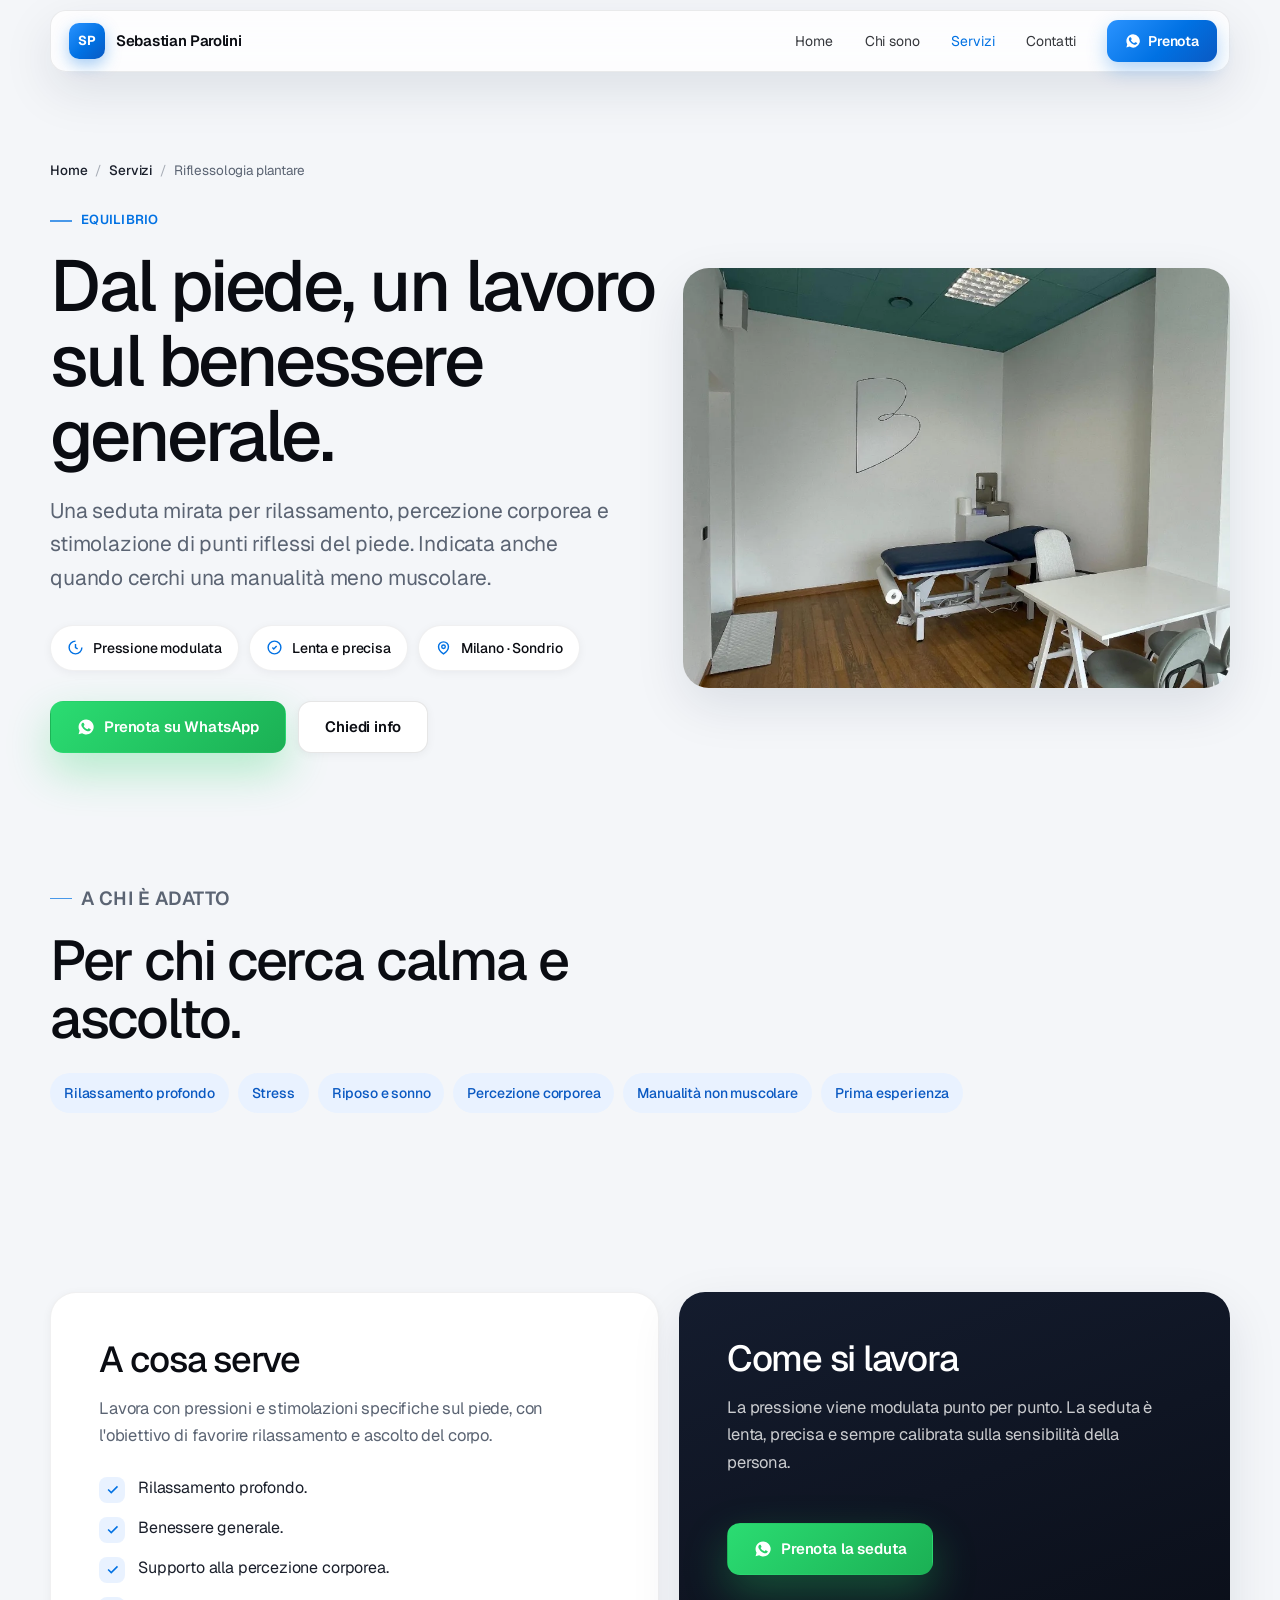
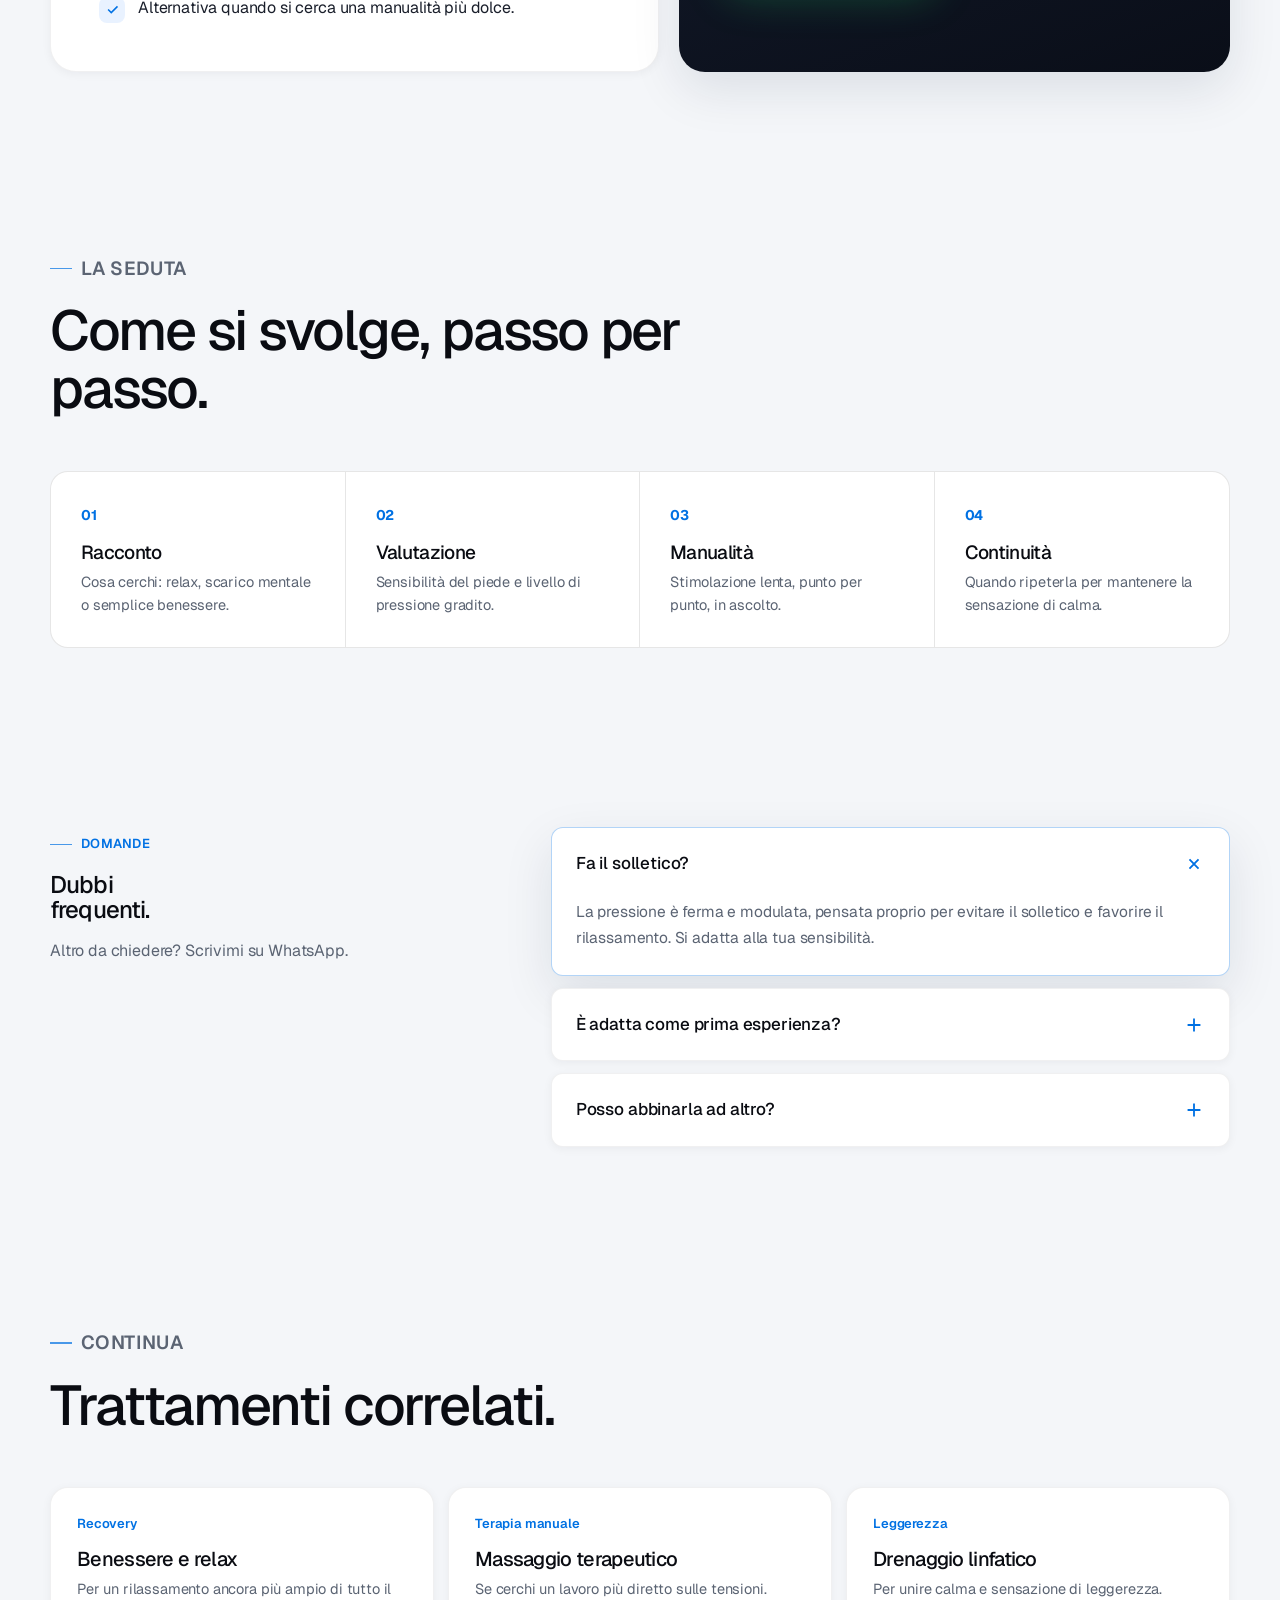
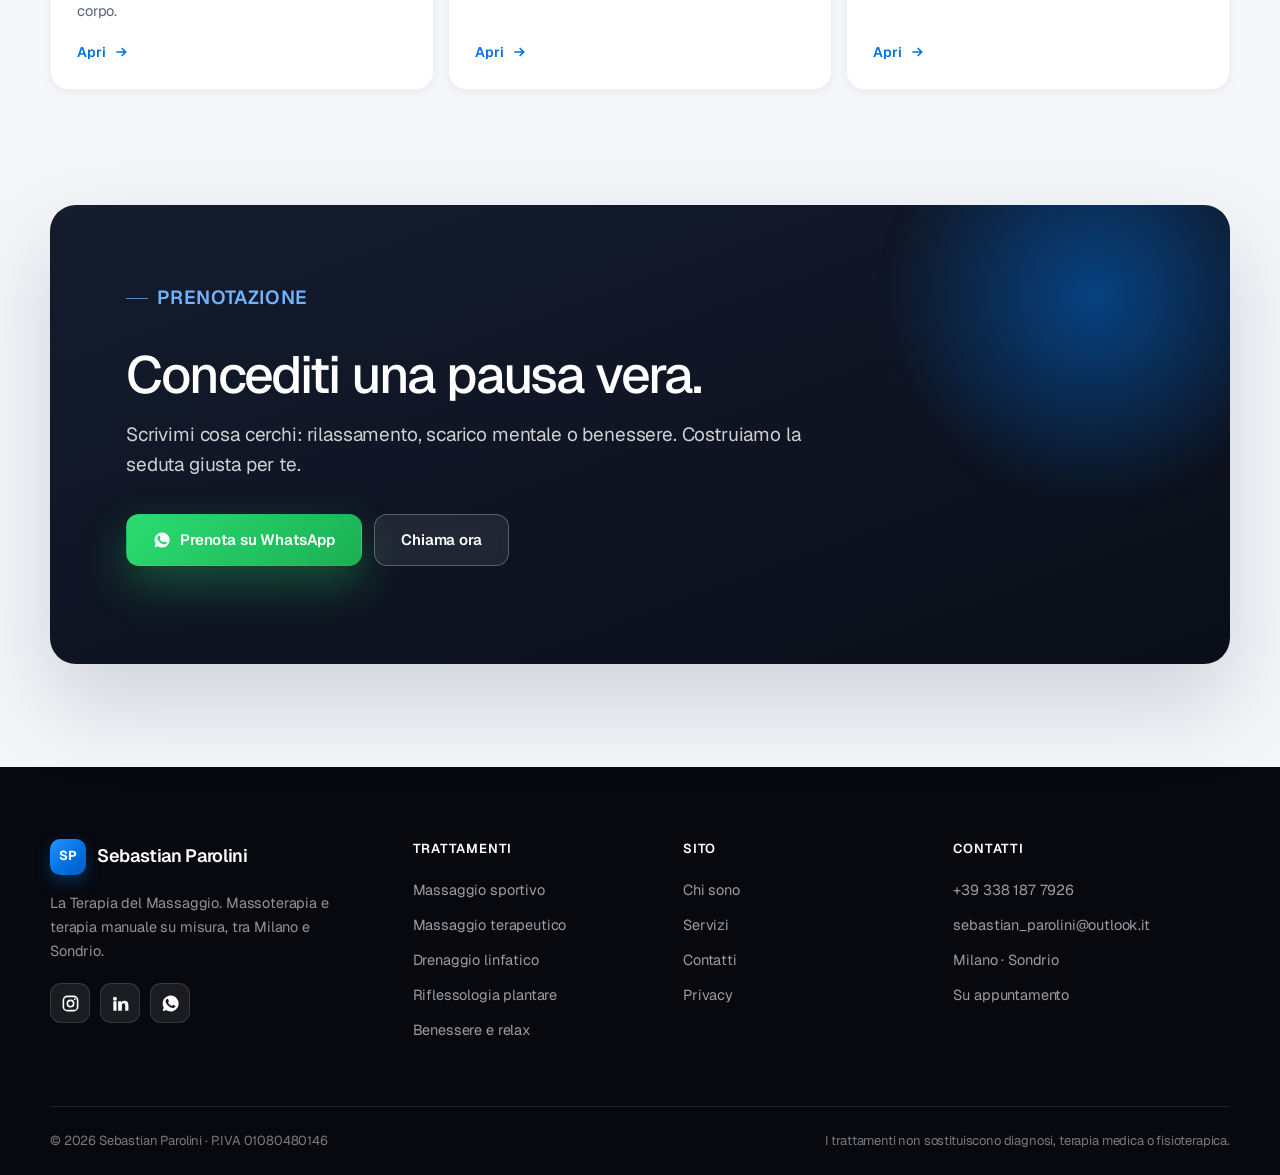
<file: riflessologia-plantare.html>
<!doctype html>
<html lang="it">
<head>
  <meta charset="utf-8">
  <meta name="viewport" content="width=device-width, initial-scale=1">
  <title>Riflessologia plantare a Milano e Sondrio | Sebastian Parolini</title>
  <meta name="description" content="Riflessologia plantare per rilassamento, percezione corporea e benessere generale. Una manualità lenta e precisa, modulata punto per punto sul piede.">
  <meta name="theme-color" content="#0a0e18">
  <link rel="canonical" href="https://sosaai.github.io/sebastian-parolini-site/riflessologia-plantare.html">
  <meta property="og:title" content="Riflessologia plantare | Sebastian Parolini">
  <meta property="og:description" content="Dal piede, un lavoro sul benessere generale. Lenta, precisa, rilassante.">
  <meta property="og:type" content="website">
  <meta property="og:image" content="https://sosaai.github.io/sebastian-parolini-site/assets/studio.webp">
  <link rel="icon" href="assets/favicon.svg" type="image/svg+xml">
  <link rel="preconnect" href="https://fonts.googleapis.com">
  <link rel="preconnect" href="https://fonts.gstatic.com" crossorigin>
  <link href="https://fonts.googleapis.com/css2?family=Geist:wght@300;400;500;600;700&display=swap" rel="stylesheet">
  <link rel="stylesheet" href="styles.css">
  <script type="application/ld+json">{"@context":"https://schema.org","@type":"Service","name":"Riflessologia plantare","serviceType":"Riflessologia plantare","provider":{"@type":"Person","name":"Sebastian Parolini"},"areaServed":["Milano","Sondrio"],"url":"https://sosaai.github.io/sebastian-parolini-site/riflessologia-plantare.html"}</script>
</head>
<body>
  <header class="site-header page-header" data-header>
    <a class="brand" href="index.html"><span class="brand-mark">SP</span><span class="brand-name">Sebastian Parolini</span></a>
    <nav class="nav-links" aria-label="Navigazione principale">
      <a href="index.html">Home</a>
      <a href="chi-sono.html">Chi sono</a>
      <a href="servizi.html" aria-current="page">Servizi</a>
      <a href="contatti.html">Contatti</a>
    </nav>
    <a class="nav-cta" href="https://wa.me/393381877926?text=Buongiorno%20Sebastian%2C%20vorrei%20prenotare%20una%20riflessologia%20plantare.">
      <svg viewBox="0 0 24 24" fill="currentColor" width="16" height="16"><path d="M12 2a10 10 0 0 0-8.6 15l-1.3 4.6 4.7-1.2A10 10 0 1 0 12 2Zm5.7 14.2c-.2.7-1.4 1.3-2 1.4-.5.1-1.2.1-1.9-.1-.4-.1-1-.3-1.7-.6-3-1.3-4.9-4.3-5-4.5-.2-.2-1.3-1.7-1.3-3.2s.8-2.3 1.1-2.6c.3-.3.6-.4.8-.4h.6c.2 0 .5 0 .7.5l.9 2.1c.1.2.1.4 0 .6l-.4.6-.4.4c-.2.2-.3.4-.1.7.2.3.9 1.4 1.9 2.3 1.3 1.1 2.3 1.5 2.6 1.6.3.1.5.1.7-.1l.8-1c.2-.3.4-.2.7-.1l2 1c.3.1.5.2.5.4.1.1.1.7-.1 1.3Z"/></svg>
      Prenota
    </a>
    <button class="menu-toggle" type="button" aria-label="Apri menu" aria-expanded="false" data-menu-toggle><span></span><span></span><span></span></button>
  </header>

  <main class="page-main">
    <section class="page-hero">
      <p class="breadcrumbs"><a href="index.html">Home</a><span class="sep">/</span><a href="servizi.html">Servizi</a><span class="sep">/</span> Riflessologia plantare</p>
      <div class="page-hero-grid">
        <div class="reveal">
          <p class="eyebrow">Equilibrio</p>
          <h1>Dal piede, un lavoro sul benessere generale.</h1>
          <p class="lead">Una seduta mirata per rilassamento, percezione corporea e stimolazione di punti riflessi del piede. Indicata anche quando cerchi una manualità meno muscolare.</p>
          <div class="quickfacts">
            <span><svg viewBox="0 0 24 24" fill="none" stroke="currentColor" stroke-width="2"><path d="M12 3a9 9 0 1 0 9 9"/><path d="M12 7v5l3 2"/></svg> Pressione modulata</span>
            <span><svg viewBox="0 0 24 24" fill="none" stroke="currentColor" stroke-width="2"><path d="m9 12 2 2 4-4"/><circle cx="12" cy="12" r="9"/></svg> Lenta e precisa</span>
            <span><svg viewBox="0 0 24 24" fill="none" stroke="currentColor" stroke-width="2"><path d="M12 21s-7-4.5-7-10a7 7 0 0 1 14 0c0 5.5-7 10-7 10Z"/><circle cx="12" cy="11" r="2.5"/></svg> Milano · Sondrio</span>
          </div>
          <div class="button-row" style="margin-top:30px">
            <a class="button wa" href="https://wa.me/393381877926?text=Buongiorno%20Sebastian%2C%20vorrei%20prenotare%20una%20riflessologia%20plantare.">
              <svg viewBox="0 0 24 24" fill="currentColor"><path d="M12 2a10 10 0 0 0-8.6 15l-1.3 4.6 4.7-1.2A10 10 0 1 0 12 2Zm5.7 14.2c-.2.7-1.4 1.3-2 1.4-.5.1-1.2.1-1.9-.1-.4-.1-1-.3-1.7-.6-3-1.3-4.9-4.3-5-4.5-.2-.2-1.3-1.7-1.3-3.2s.8-2.3 1.1-2.6c.3-.3.6-.4.8-.4h.6c.2 0 .5 0 .7.5l.9 2.1c.1.2.1.4 0 .6l-.4.6-.4.4c-.2.2-.3.4-.1.7.2.3.9 1.4 1.9 2.3 1.3 1.1 2.3 1.5 2.6 1.6.3.1.5.1.7-.1l.8-1c.2-.3.4-.2.7-.1l2 1c.3.1.5.2.5.4.1.1.1.7-.1 1.3Z"/></svg>
              Prenota su WhatsApp
            </a>
            <a class="button ghost" href="contatti.html">Chiedi info</a>
          </div>
        </div>
        <div class="page-hero-media reveal d1"><img src="assets/studio.webp" alt="Studio per riflessologia plantare di Sebastian Parolini"></div>
      </div>
    </section>

    <section class="section tight">
      <div class="section-head reveal" style="margin-bottom:24px"><p class="eyebrow">A chi è adatto</p><h2>Per chi cerca calma e ascolto.</h2></div>
      <div class="chips reveal d1"><span>Rilassamento profondo</span><span>Stress</span><span>Riposo e sonno</span><span>Percezione corporea</span><span>Manualità non muscolare</span><span>Prima esperienza</span></div>
    </section>

    <section class="section tight">
      <div class="detail-grid">
        <div class="info-card reveal">
          <h2>A cosa serve</h2>
          <p>Lavora con pressioni e stimolazioni specifiche sul piede, con l'obiettivo di favorire rilassamento e ascolto del corpo.</p>
          <ul class="check-list">
            <li><span class="ck"><svg viewBox="0 0 24 24" fill="none" stroke="currentColor" stroke-width="2.4"><path d="m5 12 5 5L20 7"/></svg></span> Rilassamento profondo.</li>
            <li><span class="ck"><svg viewBox="0 0 24 24" fill="none" stroke="currentColor" stroke-width="2.4"><path d="m5 12 5 5L20 7"/></svg></span> Benessere generale.</li>
            <li><span class="ck"><svg viewBox="0 0 24 24" fill="none" stroke="currentColor" stroke-width="2.4"><path d="m5 12 5 5L20 7"/></svg></span> Supporto alla percezione corporea.</li>
            <li><span class="ck"><svg viewBox="0 0 24 24" fill="none" stroke="currentColor" stroke-width="2.4"><path d="m5 12 5 5L20 7"/></svg></span> Alternativa quando si cerca una manualità più dolce.</li>
          </ul>
        </div>
        <div class="info-card dark reveal d1">
          <h2>Come si lavora</h2>
          <p>La pressione viene modulata punto per punto. La seduta è lenta, precisa e sempre calibrata sulla sensibilità della persona.</p>
          <a class="button wa" href="https://wa.me/393381877926?text=Buongiorno%20Sebastian%2C%20vorrei%20prenotare%20una%20riflessologia%20plantare.">
            <svg viewBox="0 0 24 24" fill="currentColor"><path d="M12 2a10 10 0 0 0-8.6 15l-1.3 4.6 4.7-1.2A10 10 0 1 0 12 2Zm5.7 14.2c-.2.7-1.4 1.3-2 1.4-.5.1-1.2.1-1.9-.1-.4-.1-1-.3-1.7-.6-3-1.3-4.9-4.3-5-4.5-.2-.2-1.3-1.7-1.3-3.2s.8-2.3 1.1-2.6c.3-.3.6-.4.8-.4h.6c.2 0 .5 0 .7.5l.9 2.1c.1.2.1.4 0 .6l-.4.6-.4.4c-.2.2-.3.4-.1.7.2.3.9 1.4 1.9 2.3 1.3 1.1 2.3 1.5 2.6 1.6.3.1.5.1.7-.1l.8-1c.2-.3.4-.2.7-.1l2 1c.3.1.5.2.5.4.1.1.1.7-.1 1.3Z"/></svg>
            Prenota la seduta
          </a>
        </div>
      </div>
    </section>

    <section class="section tight">
      <div class="section-head reveal"><p class="eyebrow">La seduta</p><h2>Come si svolge, passo per passo.</h2></div>
      <div class="steprail reveal d1">
        <div class="step"><span class="s-n">01</span><h3>Racconto</h3><p>Cosa cerchi: relax, scarico mentale o semplice benessere.</p></div>
        <div class="step"><span class="s-n">02</span><h3>Valutazione</h3><p>Sensibilità del piede e livello di pressione gradito.</p></div>
        <div class="step"><span class="s-n">03</span><h3>Manualità</h3><p>Stimolazione lenta, punto per punto, in ascolto.</p></div>
        <div class="step"><span class="s-n">04</span><h3>Continuità</h3><p>Quando ripeterla per mantenere la sensazione di calma.</p></div>
      </div>
    </section>

    <section class="section tight">
      <div class="faq-wrap">
        <div class="reveal"><p class="eyebrow">Domande</p><h2 class="section-head" style="margin-bottom:14px">Dubbi<br>frequenti.</h2><p style="color:var(--muted);line-height:1.7">Altro da chiedere? Scrivimi su WhatsApp.</p></div>
        <div class="faq-list reveal d1">
          <details class="faq-item" open><summary>Fa il solletico? <svg class="chev" viewBox="0 0 24 24" fill="none" stroke="currentColor" stroke-width="2"><path d="M12 5v14M5 12h14"/></svg></summary><p class="faq-a">La pressione è ferma e modulata, pensata proprio per evitare il solletico e favorire il rilassamento. Si adatta alla tua sensibilità.</p></details>
          <details class="faq-item"><summary>È adatta come prima esperienza? <svg class="chev" viewBox="0 0 24 24" fill="none" stroke="currentColor" stroke-width="2"><path d="M12 5v14M5 12h14"/></svg></summary><p class="faq-a">Sì. È una manualità dolce e non muscolare, ottima se vuoi avvicinarti al trattamento in modo graduale.</p></details>
          <details class="faq-item"><summary>Posso abbinarla ad altro? <svg class="chev" viewBox="0 0 24 24" fill="none" stroke="currentColor" stroke-width="2"><path d="M12 5v14M5 12h14"/></svg></summary><p class="faq-a">Certo: si combina bene con un trattamento relax o terapeutico. Ne parliamo in base a cosa cerchi.</p></details>
        </div>
      </div>
    </section>

    <section class="section tight">
      <div class="section-head reveal"><p class="eyebrow">Continua</p><h2>Trattamenti correlati.</h2></div>
      <div class="related-grid">
        <a class="related reveal" href="benessere-relax.html"><span class="r-tag">Recovery</span><h3>Benessere e relax</h3><p>Per un rilassamento ancora più ampio di tutto il corpo.</p><span class="svc-go">Apri <svg viewBox="0 0 24 24" fill="none" stroke="currentColor" stroke-width="2.4"><path d="M5 12h14m-6-6 6 6-6 6"/></svg></span></a>
        <a class="related reveal d1" href="massaggio-terapeutico.html"><span class="r-tag">Terapia manuale</span><h3>Massaggio terapeutico</h3><p>Se cerchi un lavoro più diretto sulle tensioni.</p><span class="svc-go">Apri <svg viewBox="0 0 24 24" fill="none" stroke="currentColor" stroke-width="2.4"><path d="M5 12h14m-6-6 6 6-6 6"/></svg></span></a>
        <a class="related reveal d2" href="drenaggio-linfatico.html"><span class="r-tag">Leggerezza</span><h3>Drenaggio linfatico</h3><p>Per unire calma e sensazione di leggerezza.</p><span class="svc-go">Apri <svg viewBox="0 0 24 24" fill="none" stroke="currentColor" stroke-width="2.4"><path d="M5 12h14m-6-6 6 6-6 6"/></svg></span></a>
      </div>
    </section>

    <section class="cta-band reveal">
      <div class="cta-glow"></div>
      <div class="cta-band-inner">
        <p class="eyebrow light">Prenotazione</p>
        <h2>Concediti una pausa vera.</h2>
        <p>Scrivimi cosa cerchi: rilassamento, scarico mentale o benessere. Costruiamo la seduta giusta per te.</p>
        <div class="button-row">
          <a class="button wa" href="https://wa.me/393381877926?text=Buongiorno%20Sebastian%2C%20vorrei%20prenotare%20una%20riflessologia%20plantare.">
            <svg viewBox="0 0 24 24" fill="currentColor"><path d="M12 2a10 10 0 0 0-8.6 15l-1.3 4.6 4.7-1.2A10 10 0 1 0 12 2Zm5.7 14.2c-.2.7-1.4 1.3-2 1.4-.5.1-1.2.1-1.9-.1-.4-.1-1-.3-1.7-.6-3-1.3-4.9-4.3-5-4.5-.2-.2-1.3-1.7-1.3-3.2s.8-2.3 1.1-2.6c.3-.3.6-.4.8-.4h.6c.2 0 .5 0 .7.5l.9 2.1c.1.2.1.4 0 .6l-.4.6-.4.4c-.2.2-.3.4-.1.7.2.3.9 1.4 1.9 2.3 1.3 1.1 2.3 1.5 2.6 1.6.3.1.5.1.7-.1l.8-1c.2-.3.4-.2.7-.1l2 1c.3.1.5.2.5.4.1.1.1.7-.1 1.3Z"/></svg>
            Prenota su WhatsApp
          </a>
          <a class="button light" href="tel:+393381877926">Chiama ora</a>
        </div>
      </div>
    </section>
  </main>

  <footer class="footer">
    <div class="footer-top">
      <div class="footer-brand">
        <a class="brand" href="index.html"><span class="brand-mark">SP</span><span class="brand-name">Sebastian Parolini</span></a>
        <p>La Terapia del Massaggio. Massoterapia e terapia manuale su misura, tra Milano e Sondrio.</p>
        <div class="footer-soc">
          <a href="https://www.instagram.com/p.massaggiatore_terapista/" target="_blank" rel="noreferrer" aria-label="Instagram"><svg viewBox="0 0 24 24" fill="none" stroke="currentColor" stroke-width="2"><rect x="3" y="3" width="18" height="18" rx="5"/><circle cx="12" cy="12" r="4"/><circle cx="17.5" cy="6.5" r="1.2" fill="currentColor" stroke="none"/></svg></a>
          <a href="https://www.linkedin.com/in/sebastian-parolini-74695a232/" target="_blank" rel="noreferrer" aria-label="LinkedIn"><svg viewBox="0 0 24 24" fill="currentColor"><path d="M4.98 3.5a2.5 2.5 0 1 0 0 5 2.5 2.5 0 0 0 0-5ZM3 9h4v12H3V9Zm6 0h3.8v1.7h.05c.53-1 1.83-2.05 3.77-2.05C20.6 8.65 22 10.6 22 14.1V21h-4v-6.1c0-1.45-.03-3.3-2-3.3-2 0-2.3 1.57-2.3 3.2V21H9V9Z"/></svg></a>
          <a href="https://wa.me/393381877926" target="_blank" rel="noreferrer" aria-label="WhatsApp"><svg viewBox="0 0 24 24" fill="currentColor"><path d="M12 2a10 10 0 0 0-8.6 15l-1.3 4.6 4.7-1.2A10 10 0 1 0 12 2Zm5.7 14.2c-.2.7-1.4 1.3-2 1.4-.5.1-1.2.1-1.9-.1-.4-.1-1-.3-1.7-.6-3-1.3-4.9-4.3-5-4.5-.2-.2-1.3-1.7-1.3-3.2s.8-2.3 1.1-2.6c.3-.3.6-.4.8-.4h.6c.2 0 .5 0 .7.5l.9 2.1c.1.2.1.4 0 .6l-.4.6-.4.4c-.2.2-.3.4-.1.7.2.3.9 1.4 1.9 2.3 1.3 1.1 2.3 1.5 2.6 1.6.3.1.5.1.7-.1l.8-1c.2-.3.4-.2.7-.1l2 1c.3.1.5.2.5.4.1.1.1.7-.1 1.3Z"/></svg></a>
        </div>
      </div>
      <div class="footer-col"><h4>Trattamenti</h4><a href="massaggio-sportivo.html">Massaggio sportivo</a><a href="massaggio-terapeutico.html">Massaggio terapeutico</a><a href="drenaggio-linfatico.html">Drenaggio linfatico</a><a href="riflessologia-plantare.html">Riflessologia plantare</a><a href="benessere-relax.html">Benessere e relax</a></div>
      <div class="footer-col"><h4>Sito</h4><a href="chi-sono.html">Chi sono</a><a href="servizi.html">Servizi</a><a href="contatti.html">Contatti</a><a href="privacy.html">Privacy</a></div>
      <div class="footer-col"><h4>Contatti</h4><a href="tel:+393381877926">+39 338 187 7926</a><a href="mailto:sebastian_parolini@outlook.it">sebastian_parolini@outlook.it</a><p>Milano · Sondrio</p><p>Su appuntamento</p></div>
    </div>
    <div class="footer-bottom">
      <span>© <span data-year>2026</span> Sebastian Parolini · P.IVA 01080480146</span>
      <span>I trattamenti non sostituiscono diagnosi, terapia medica o fisioterapica.</span>
    </div>
  </footer>

  <div class="sticky-cta" data-sticky-cta>
    <a class="s-wa" href="https://wa.me/393381877926?text=Buongiorno%20Sebastian%2C%20vorrei%20prenotare%20una%20riflessologia%20plantare."><svg viewBox="0 0 24 24" fill="currentColor"><path d="M12 2a10 10 0 0 0-8.6 15l-1.3 4.6 4.7-1.2A10 10 0 1 0 12 2Zm5.7 14.2c-.2.7-1.4 1.3-2 1.4-.5.1-1.2.1-1.9-.1-.4-.1-1-.3-1.7-.6-3-1.3-4.9-4.3-5-4.5-.2-.2-1.3-1.7-1.3-3.2s.8-2.3 1.1-2.6c.3-.3.6-.4.8-.4h.6c.2 0 .5 0 .7.5l.9 2.1c.1.2.1.4 0 .6l-.4.6-.4.4c-.2.2-.3.4-.1.7.2.3.9 1.4 1.9 2.3 1.3 1.1 2.3 1.5 2.6 1.6.3.1.5.1.7-.1l.8-1c.2-.3.4-.2.7-.1l2 1c.3.1.5.2.5.4.1.1.1.7-.1 1.3Z"/></svg> WhatsApp</a>
    <a class="s-call" href="tel:+393381877926"><svg viewBox="0 0 24 24" fill="none" stroke="currentColor" stroke-width="2"><path d="M22 16.9v3a2 2 0 0 1-2.2 2 19.8 19.8 0 0 1-8.6-3.1 19.5 19.5 0 0 1-6-6 19.8 19.8 0 0 1-3.1-8.7A2 2 0 0 1 4.1 2h3a2 2 0 0 1 2 1.7c.1 1 .4 1.9.7 2.8a2 2 0 0 1-.5 2.1L8.1 9.9a16 16 0 0 0 6 6l1.3-1.3a2 2 0 0 1 2.1-.4c.9.3 1.8.6 2.8.7a2 2 0 0 1 1.7 2Z"/></svg> Chiama</a>
  </div>

  <script src="script.js"></script>
</body>
</html>
</file>
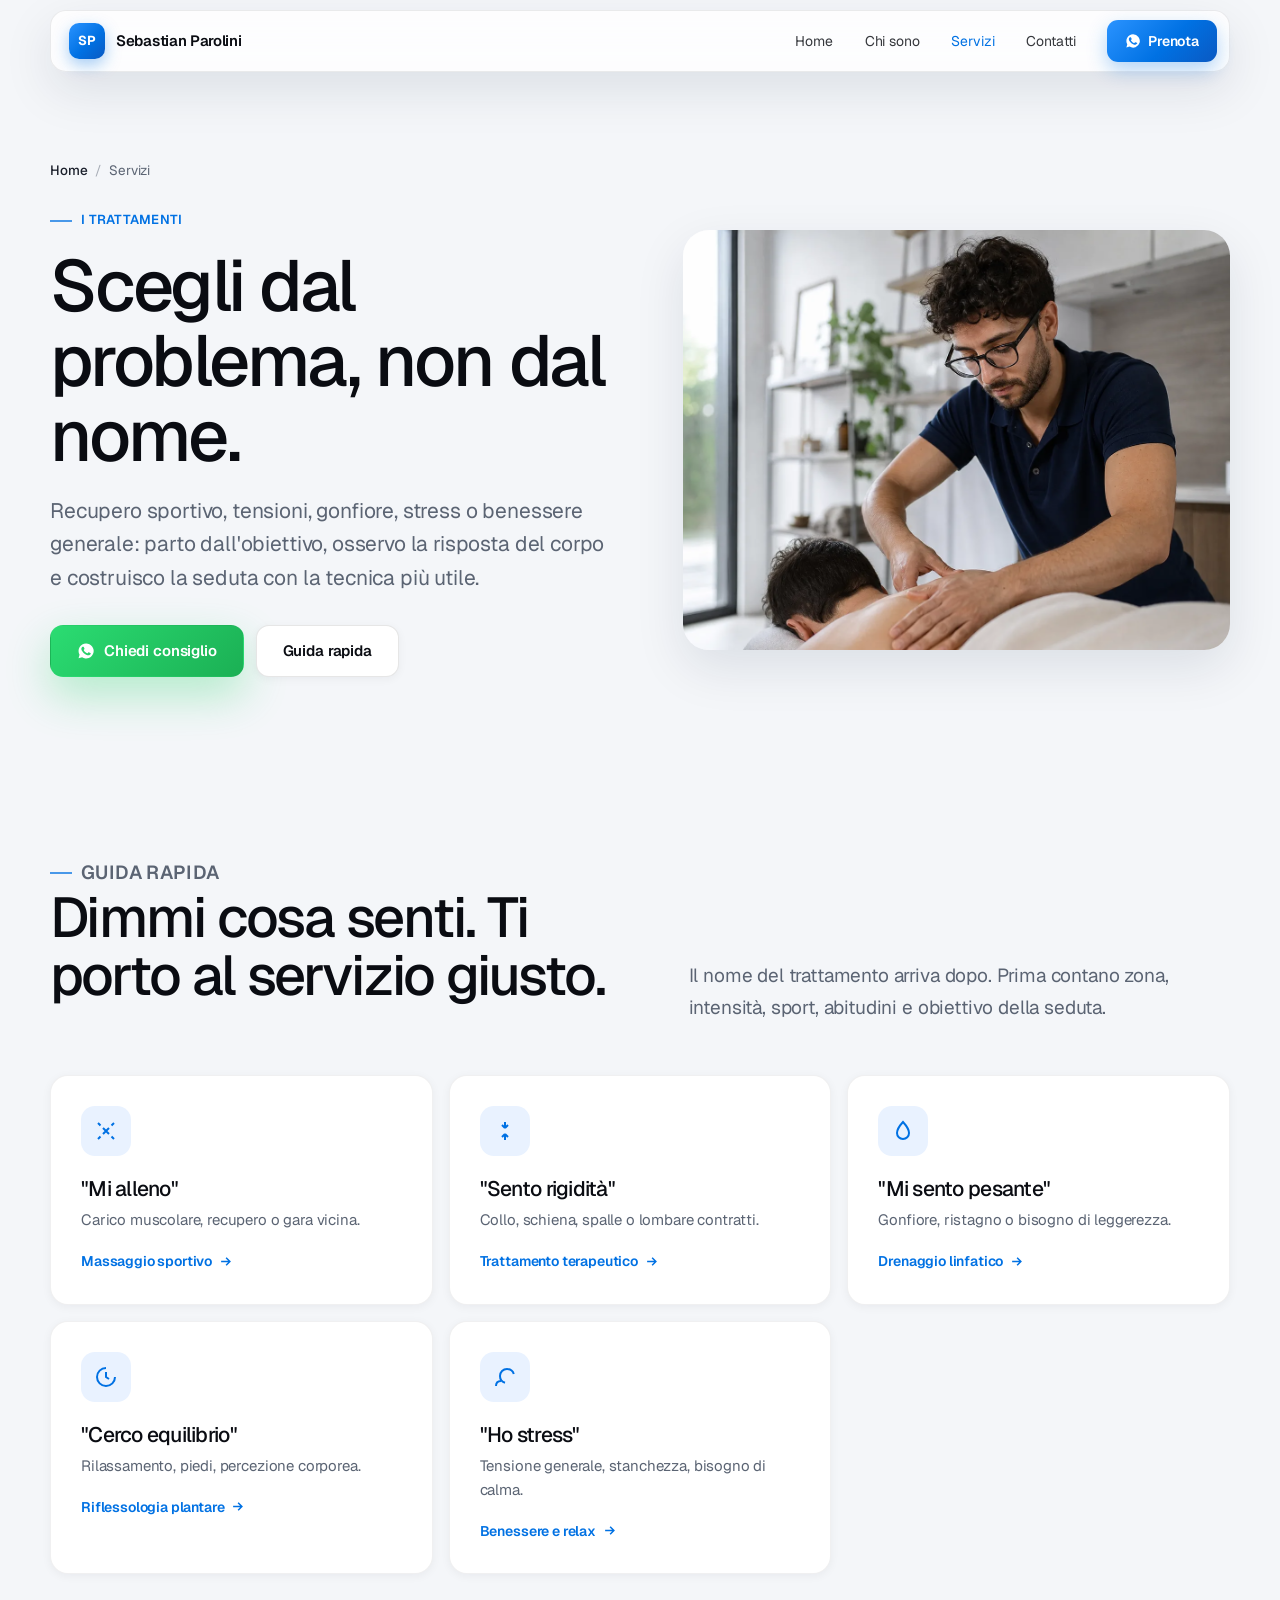
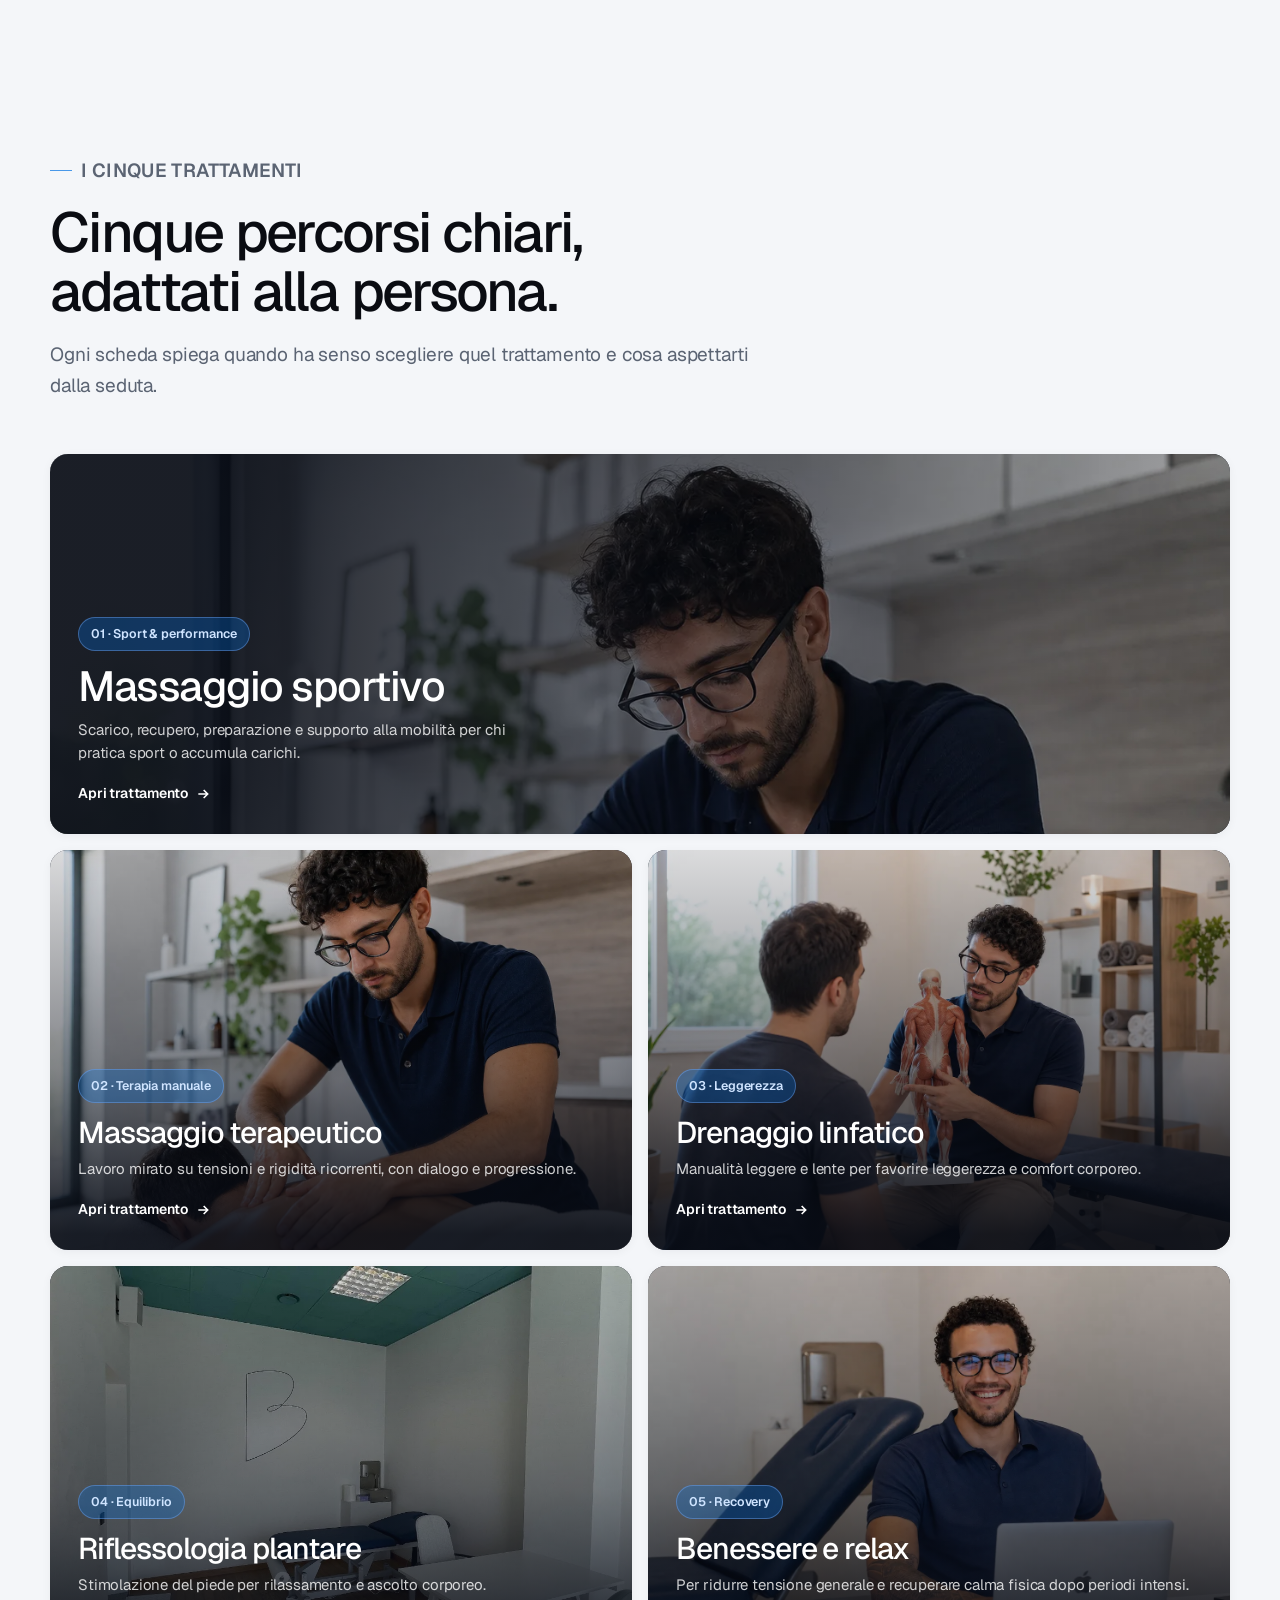
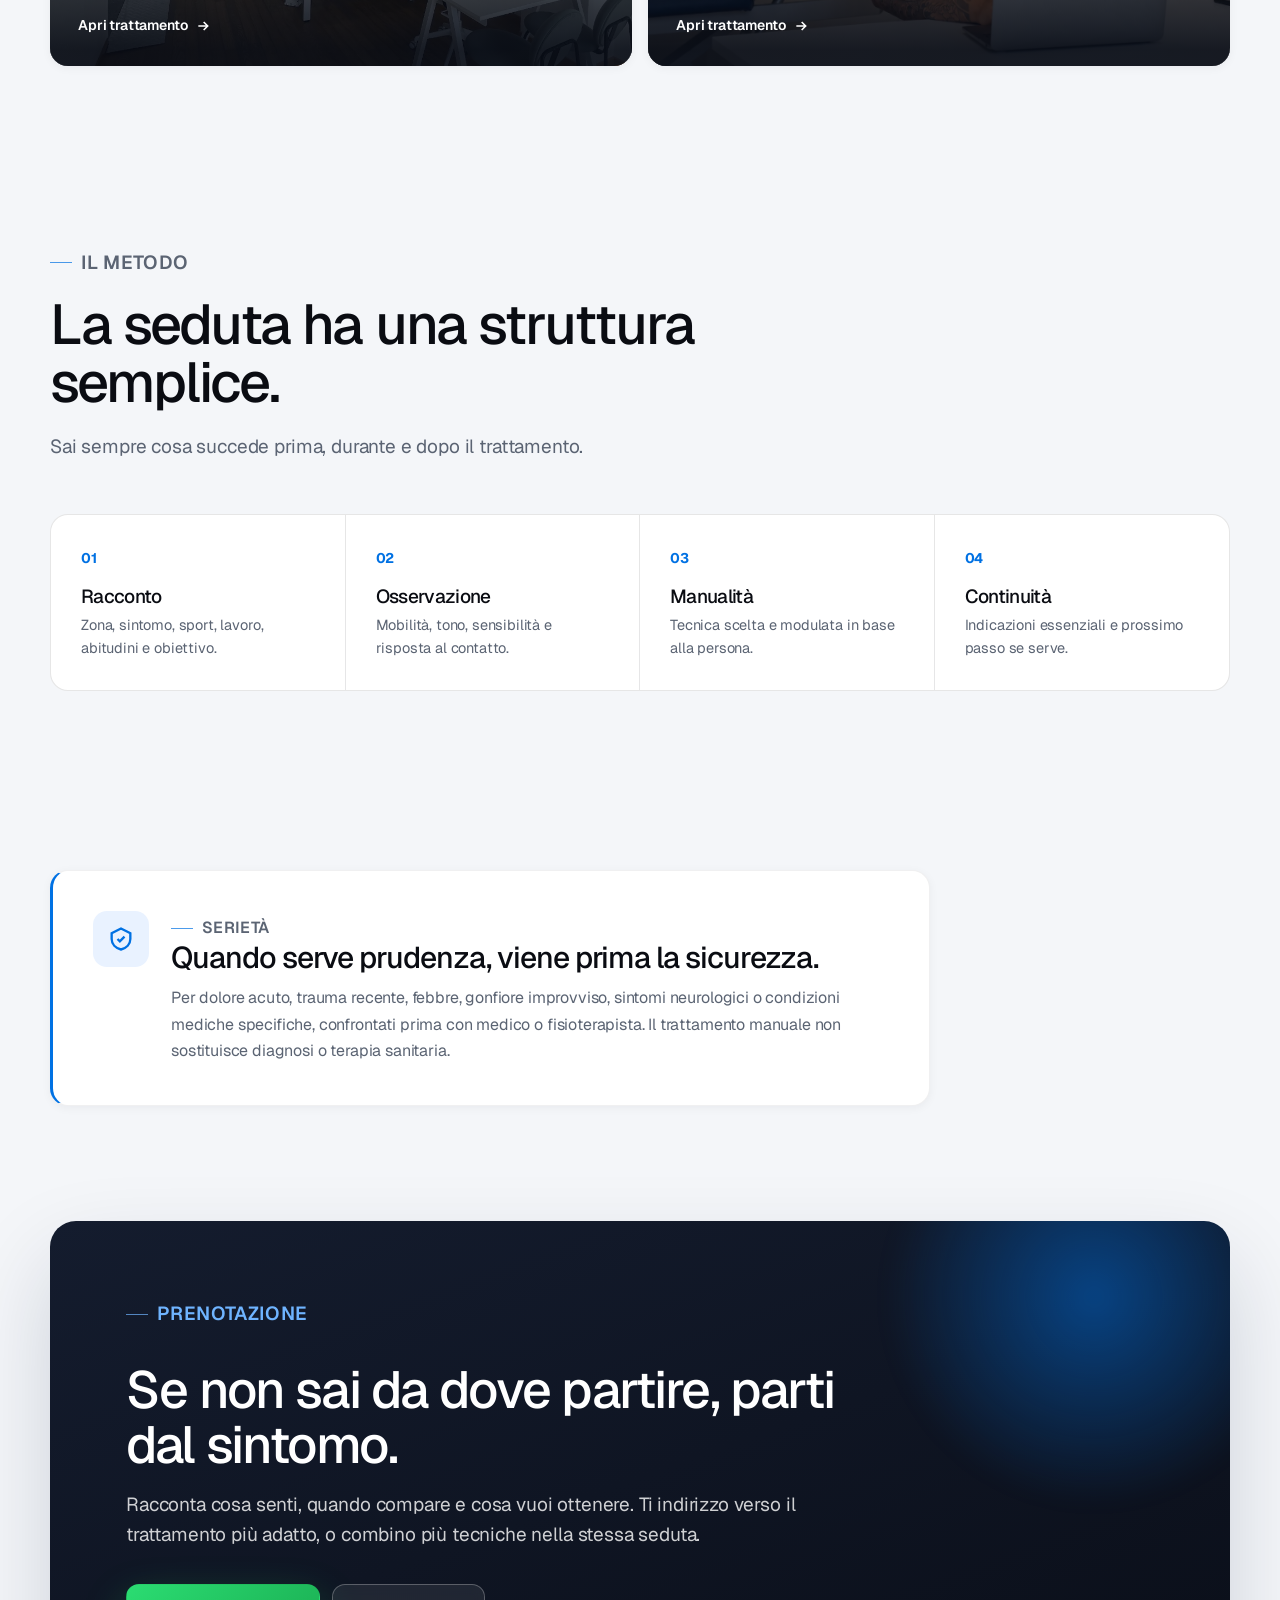
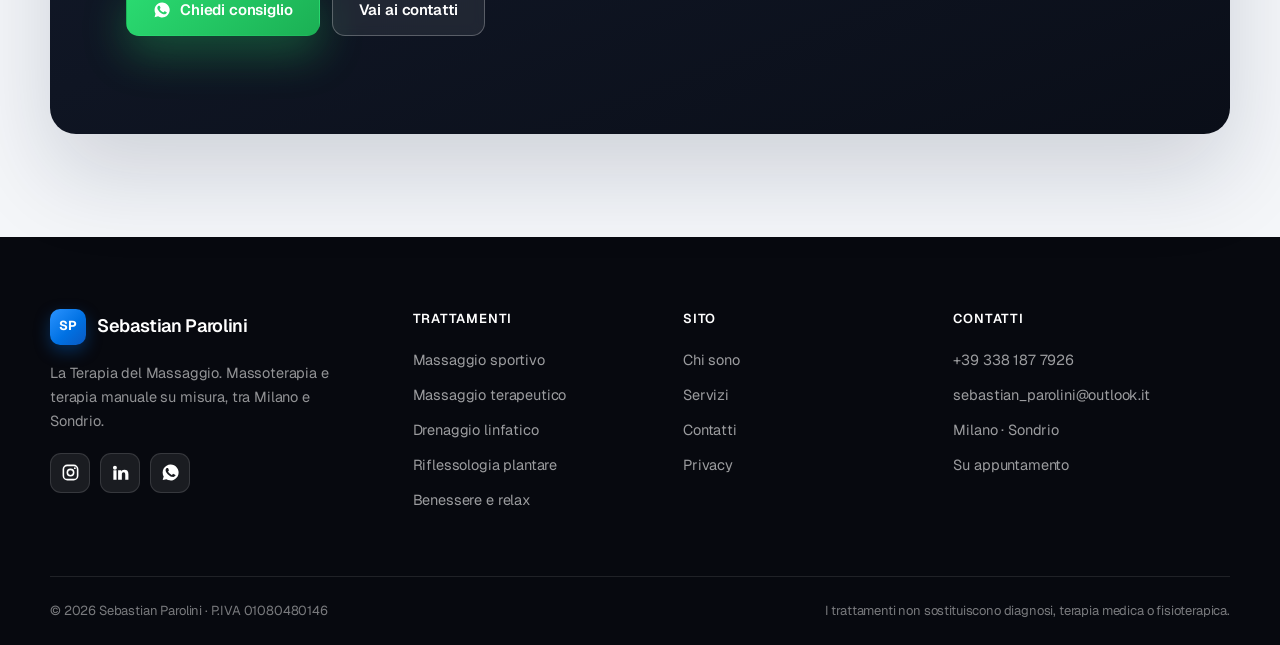
<file: servizi.html>
<!doctype html>
<html lang="it">
<head>
  <meta charset="utf-8">
  <meta name="viewport" content="width=device-width, initial-scale=1">
  <title>Servizi | Massaggio sportivo, terapeutico e drenaggio · Sebastian Parolini</title>
  <meta name="description" content="Scegli il trattamento dal problema: massaggio sportivo, terapeutico, drenaggio linfatico, riflessologia plantare e benessere. Una guida chiara per la seduta più adatta a te.">
  <meta name="theme-color" content="#0a0e18">
  <link rel="canonical" href="https://sosaai.github.io/sebastian-parolini-site/servizi.html">
  <meta property="og:title" content="Servizi | Sebastian Parolini Massoterapista">
  <meta property="og:description" content="Una guida chiara per scegliere il trattamento manuale più adatto al tuo obiettivo.">
  <meta property="og:type" content="website">
  <meta property="og:url" content="https://sosaai.github.io/sebastian-parolini-site/servizi.html">
  <meta property="og:image" content="https://sosaai.github.io/sebastian-parolini-site/assets/sebastian-ai-working.webp">
  <link rel="icon" href="assets/favicon.svg" type="image/svg+xml">
  <link rel="preconnect" href="https://fonts.googleapis.com">
  <link rel="preconnect" href="https://fonts.gstatic.com" crossorigin>
  <link href="https://fonts.googleapis.com/css2?family=Geist:wght@300;400;500;600;700&display=swap" rel="stylesheet">
  <link rel="stylesheet" href="styles.css">
  <script type="application/ld+json">{"@context":"https://schema.org","@type":"ItemList","name":"Servizi di massoterapia Sebastian Parolini","itemListElement":[{"@type":"ListItem","position":1,"name":"Massaggio sportivo","url":"https://sosaai.github.io/sebastian-parolini-site/massaggio-sportivo.html"},{"@type":"ListItem","position":2,"name":"Massaggio terapeutico","url":"https://sosaai.github.io/sebastian-parolini-site/massaggio-terapeutico.html"},{"@type":"ListItem","position":3,"name":"Drenaggio linfatico","url":"https://sosaai.github.io/sebastian-parolini-site/drenaggio-linfatico.html"},{"@type":"ListItem","position":4,"name":"Riflessologia plantare","url":"https://sosaai.github.io/sebastian-parolini-site/riflessologia-plantare.html"},{"@type":"ListItem","position":5,"name":"Benessere e relax","url":"https://sosaai.github.io/sebastian-parolini-site/benessere-relax.html"}]}</script>
</head>
<body>
  <header class="site-header page-header" data-header>
    <a class="brand" href="index.html"><span class="brand-mark">SP</span><span class="brand-name">Sebastian Parolini</span></a>
    <nav class="nav-links" aria-label="Navigazione principale">
      <a href="index.html">Home</a>
      <a href="chi-sono.html">Chi sono</a>
      <a href="servizi.html" aria-current="page">Servizi</a>
      <a href="contatti.html">Contatti</a>
    </nav>
    <a class="nav-cta" href="https://wa.me/393381877926?text=Buongiorno%20Sebastian%2C%20vorrei%20prenotare%20una%20seduta.">
      <svg viewBox="0 0 24 24" fill="currentColor" width="16" height="16"><path d="M12 2a10 10 0 0 0-8.6 15l-1.3 4.6 4.7-1.2A10 10 0 1 0 12 2Zm5.7 14.2c-.2.7-1.4 1.3-2 1.4-.5.1-1.2.1-1.9-.1-.4-.1-1-.3-1.7-.6-3-1.3-4.9-4.3-5-4.5-.2-.2-1.3-1.7-1.3-3.2s.8-2.3 1.1-2.6c.3-.3.6-.4.8-.4h.6c.2 0 .5 0 .7.5l.9 2.1c.1.2.1.4 0 .6l-.4.6-.4.4c-.2.2-.3.4-.1.7.2.3.9 1.4 1.9 2.3 1.3 1.1 2.3 1.5 2.6 1.6.3.1.5.1.7-.1l.8-1c.2-.3.4-.2.7-.1l2 1c.3.1.5.2.5.4.1.1.1.7-.1 1.3Z"/></svg>
      Prenota
    </a>
    <button class="menu-toggle" type="button" aria-label="Apri menu" aria-expanded="false" data-menu-toggle><span></span><span></span><span></span></button>
  </header>

  <main class="page-main">
    <section class="page-hero">
      <p class="breadcrumbs"><a href="index.html">Home</a><span class="sep">/</span> Servizi</p>
      <div class="page-hero-grid">
        <div class="reveal">
          <p class="eyebrow">I trattamenti</p>
          <h1>Scegli dal problema, non dal nome.</h1>
          <p class="lead">Recupero sportivo, tensioni, gonfiore, stress o benessere generale: parto dall'obiettivo, osservo la risposta del corpo e costruisco la seduta con la tecnica più utile.</p>
          <div class="button-row" style="margin-top:30px">
            <a class="button wa" href="https://wa.me/393381877926?text=Buongiorno%20Sebastian%2C%20vorrei%20capire%20quale%20trattamento%20%C3%A8%20pi%C3%B9%20adatto%20per%20me.">
              <svg viewBox="0 0 24 24" fill="currentColor"><path d="M12 2a10 10 0 0 0-8.6 15l-1.3 4.6 4.7-1.2A10 10 0 1 0 12 2Zm5.7 14.2c-.2.7-1.4 1.3-2 1.4-.5.1-1.2.1-1.9-.1-.4-.1-1-.3-1.7-.6-3-1.3-4.9-4.3-5-4.5-.2-.2-1.3-1.7-1.3-3.2s.8-2.3 1.1-2.6c.3-.3.6-.4.8-.4h.6c.2 0 .5 0 .7.5l.9 2.1c.1.2.1.4 0 .6l-.4.6-.4.4c-.2.2-.3.4-.1.7.2.3.9 1.4 1.9 2.3 1.3 1.1 2.3 1.5 2.6 1.6.3.1.5.1.7-.1l.8-1c.2-.3.4-.2.7-.1l2 1c.3.1.5.2.5.4.1.1.1.7-.1 1.3Z"/></svg>
              Chiedi consiglio
            </a>
            <a class="button ghost" href="#guida">Guida rapida</a>
          </div>
        </div>
        <div class="page-hero-media reveal d1">
          <img src="assets/sebastian-ai-working.webp" alt="Sebastian Parolini durante un trattamento manuale">
        </div>
      </div>
    </section>

    <section class="section" id="guida">
      <div class="section-head split reveal">
        <div>
          <p class="eyebrow">Guida rapida</p>
          <h2>Dimmi cosa senti. Ti porto al servizio giusto.</h2>
        </div>
        <p>Il nome del trattamento arriva dopo. Prima contano zona, intensità, sport, abitudini e obiettivo della seduta.</p>
      </div>
      <div class="pains-grid">
        <a class="pain reveal" href="massaggio-sportivo.html">
          <span class="pain-ico"><svg viewBox="0 0 24 24" fill="none" stroke="currentColor" stroke-width="2"><path d="M6.5 6.5 4 4m13.5 13.5L20 20M6.5 17.5 4 20m13.5-13.5L20 4M9 9l6 6m-6 0 6-6"/></svg></span>
          <h3>"Mi alleno"</h3>
          <p>Carico muscolare, recupero o gara vicina.</p>
          <span class="pain-link">Massaggio sportivo <svg viewBox="0 0 24 24" fill="none" stroke="currentColor" stroke-width="2.4"><path d="M5 12h14m-6-6 6 6-6 6"/></svg></span>
        </a>
        <a class="pain reveal d1" href="massaggio-terapeutico.html">
          <span class="pain-ico"><svg viewBox="0 0 24 24" fill="none" stroke="currentColor" stroke-width="2"><path d="M12 3v6m0 0 3-3m-3 3L9 6m3 9v6m0-6 3 3m-3-3-3 3"/></svg></span>
          <h3>"Sento rigidità"</h3>
          <p>Collo, schiena, spalle o lombare contratti.</p>
          <span class="pain-link">Trattamento terapeutico <svg viewBox="0 0 24 24" fill="none" stroke="currentColor" stroke-width="2.4"><path d="M5 12h14m-6-6 6 6-6 6"/></svg></span>
        </a>
        <a class="pain reveal d2" href="drenaggio-linfatico.html">
          <span class="pain-ico"><svg viewBox="0 0 24 24" fill="none" stroke="currentColor" stroke-width="2"><path d="M12 3s6 6.5 6 11a6 6 0 0 1-12 0c0-4.5 6-11 6-11Z"/></svg></span>
          <h3>"Mi sento pesante"</h3>
          <p>Gonfiore, ristagno o bisogno di leggerezza.</p>
          <span class="pain-link">Drenaggio linfatico <svg viewBox="0 0 24 24" fill="none" stroke="currentColor" stroke-width="2.4"><path d="M5 12h14m-6-6 6 6-6 6"/></svg></span>
        </a>
        <a class="pain reveal" href="riflessologia-plantare.html">
          <span class="pain-ico"><svg viewBox="0 0 24 24" fill="none" stroke="currentColor" stroke-width="2"><path d="M12 3a9 9 0 1 0 9 9"/><path d="M12 7v5l3 2"/></svg></span>
          <h3>"Cerco equilibrio"</h3>
          <p>Rilassamento, piedi, percezione corporea.</p>
          <span class="pain-link">Riflessologia plantare <svg viewBox="0 0 24 24" fill="none" stroke="currentColor" stroke-width="2.4"><path d="M5 12h14m-6-6 6 6-6 6"/></svg></span>
        </a>
        <a class="pain reveal d1" href="benessere-relax.html">
          <span class="pain-ico"><svg viewBox="0 0 24 24" fill="none" stroke="currentColor" stroke-width="2"><path d="M20.8 9c-1-3-3.7-5-6.8-5-3.9 0-7 3.1-7 7 0 3.1 2 5.8 5 6.8"/><path d="M3 21c0-3 2-5 5-5"/></svg></span>
          <h3>"Ho stress"</h3>
          <p>Tensione generale, stanchezza, bisogno di calma.</p>
          <span class="pain-link">Benessere e relax <svg viewBox="0 0 24 24" fill="none" stroke="currentColor" stroke-width="2.4"><path d="M5 12h14m-6-6 6 6-6 6"/></svg></span>
        </a>
      </div>
    </section>

    <section class="section tight">
      <div class="section-head reveal">
        <p class="eyebrow">I cinque trattamenti</p>
        <h2>Cinque percorsi chiari, adattati alla persona.</h2>
        <p>Ogni scheda spiega quando ha senso scegliere quel trattamento e cosa aspettarti dalla seduta.</p>
      </div>
      <div class="services-grid">
        <a class="svc-card feature reveal" href="massaggio-sportivo.html">
          <img src="assets/sebastian-ai-working.webp" alt="Massaggio sportivo" loading="lazy" decoding="async">
          <div class="svc-body">
            <span class="svc-tag">01 · Sport &amp; performance</span>
            <h3>Massaggio sportivo</h3>
            <p>Scarico, recupero, preparazione e supporto alla mobilità per chi pratica sport o accumula carichi.</p>
            <span class="svc-go">Apri trattamento <svg viewBox="0 0 24 24" fill="none" stroke="currentColor" stroke-width="2.4"><path d="M5 12h14m-6-6 6 6-6 6"/></svg></span>
          </div>
        </a>
        <a class="svc-card wide reveal" href="massaggio-terapeutico.html">
          <img src="assets/sebastian-ai-neck-treatment.webp" alt="Massaggio terapeutico" loading="lazy" decoding="async">
          <div class="svc-body">
            <span class="svc-tag">02 · Terapia manuale</span>
            <h3>Massaggio terapeutico</h3>
            <p>Lavoro mirato su tensioni e rigidità ricorrenti, con dialogo e progressione.</p>
            <span class="svc-go">Apri trattamento <svg viewBox="0 0 24 24" fill="none" stroke="currentColor" stroke-width="2.4"><path d="M5 12h14m-6-6 6 6-6 6"/></svg></span>
          </div>
        </a>
        <a class="svc-card wide reveal d1" href="drenaggio-linfatico.html">
          <img src="assets/sebastian-ai-consultation.webp" alt="Drenaggio linfatico" loading="lazy" decoding="async">
          <div class="svc-body">
            <span class="svc-tag">03 · Leggerezza</span>
            <h3>Drenaggio linfatico</h3>
            <p>Manualità leggere e lente per favorire leggerezza e comfort corporeo.</p>
            <span class="svc-go">Apri trattamento <svg viewBox="0 0 24 24" fill="none" stroke="currentColor" stroke-width="2.4"><path d="M5 12h14m-6-6 6 6-6 6"/></svg></span>
          </div>
        </a>
        <a class="svc-card wide reveal" href="riflessologia-plantare.html">
          <img src="assets/studio.webp" alt="Riflessologia plantare" loading="lazy" decoding="async">
          <div class="svc-body">
            <span class="svc-tag">04 · Equilibrio</span>
            <h3>Riflessologia plantare</h3>
            <p>Stimolazione del piede per rilassamento e ascolto corporeo.</p>
            <span class="svc-go">Apri trattamento <svg viewBox="0 0 24 24" fill="none" stroke="currentColor" stroke-width="2.4"><path d="M5 12h14m-6-6 6 6-6 6"/></svg></span>
          </div>
        </a>
        <a class="svc-card wide reveal d1" href="benessere-relax.html">
          <img src="assets/sebastian-ai-portrait.webp" alt="Benessere e relax" loading="lazy" decoding="async">
          <div class="svc-body">
            <span class="svc-tag">05 · Recovery</span>
            <h3>Benessere e relax</h3>
            <p>Per ridurre tensione generale e recuperare calma fisica dopo periodi intensi.</p>
            <span class="svc-go">Apri trattamento <svg viewBox="0 0 24 24" fill="none" stroke="currentColor" stroke-width="2.4"><path d="M5 12h14m-6-6 6 6-6 6"/></svg></span>
          </div>
        </a>
      </div>
    </section>

    <section class="section tight">
      <div class="section-head reveal">
        <p class="eyebrow">Il metodo</p>
        <h2>La seduta ha una struttura semplice.</h2>
        <p>Sai sempre cosa succede prima, durante e dopo il trattamento.</p>
      </div>
      <div class="steprail reveal d1">
        <div class="step"><span class="s-n">01</span><h3>Racconto</h3><p>Zona, sintomo, sport, lavoro, abitudini e obiettivo.</p></div>
        <div class="step"><span class="s-n">02</span><h3>Osservazione</h3><p>Mobilità, tono, sensibilità e risposta al contatto.</p></div>
        <div class="step"><span class="s-n">03</span><h3>Manualità</h3><p>Tecnica scelta e modulata in base alla persona.</p></div>
        <div class="step"><span class="s-n">04</span><h3>Continuità</h3><p>Indicazioni essenziali e prossimo passo se serve.</p></div>
      </div>
    </section>

    <section class="section tight">
      <div class="safety reveal">
        <span class="s-ico"><svg viewBox="0 0 24 24" fill="none" stroke="currentColor" stroke-width="2"><path d="M12 3 4 7v5c0 4.5 3.4 7.8 8 9 4.6-1.2 8-4.5 8-9V7l-8-4Z"/><path d="m9 12 2 2 4-4"/></svg></span>
        <div>
          <p class="eyebrow">Serietà</p>
          <h2>Quando serve prudenza, viene prima la sicurezza.</h2>
          <p>Per dolore acuto, trauma recente, febbre, gonfiore improvviso, sintomi neurologici o condizioni mediche specifiche, confrontati prima con medico o fisioterapista. Il trattamento manuale non sostituisce diagnosi o terapia sanitaria.</p>
        </div>
      </div>
    </section>

    <section class="cta-band reveal">
      <div class="cta-glow"></div>
      <div class="cta-band-inner">
        <p class="eyebrow light">Prenotazione</p>
        <h2>Se non sai da dove partire, parti dal sintomo.</h2>
        <p>Racconta cosa senti, quando compare e cosa vuoi ottenere. Ti indirizzo verso il trattamento più adatto, o combino più tecniche nella stessa seduta.</p>
        <div class="button-row">
          <a class="button wa" href="https://wa.me/393381877926?text=Buongiorno%20Sebastian%2C%20vorrei%20capire%20quale%20trattamento%20%C3%A8%20pi%C3%B9%20adatto%20per%20me.">
            <svg viewBox="0 0 24 24" fill="currentColor"><path d="M12 2a10 10 0 0 0-8.6 15l-1.3 4.6 4.7-1.2A10 10 0 1 0 12 2Zm5.7 14.2c-.2.7-1.4 1.3-2 1.4-.5.1-1.2.1-1.9-.1-.4-.1-1-.3-1.7-.6-3-1.3-4.9-4.3-5-4.5-.2-.2-1.3-1.7-1.3-3.2s.8-2.3 1.1-2.6c.3-.3.6-.4.8-.4h.6c.2 0 .5 0 .7.5l.9 2.1c.1.2.1.4 0 .6l-.4.6-.4.4c-.2.2-.3.4-.1.7.2.3.9 1.4 1.9 2.3 1.3 1.1 2.3 1.5 2.6 1.6.3.1.5.1.7-.1l.8-1c.2-.3.4-.2.7-.1l2 1c.3.1.5.2.5.4.1.1.1.7-.1 1.3Z"/></svg>
            Chiedi consiglio
          </a>
          <a class="button light" href="contatti.html">Vai ai contatti</a>
        </div>
      </div>
    </section>
  </main>

  <footer class="footer">
    <div class="footer-top">
      <div class="footer-brand">
        <a class="brand" href="index.html"><span class="brand-mark">SP</span><span class="brand-name">Sebastian Parolini</span></a>
        <p>La Terapia del Massaggio. Massoterapia e terapia manuale su misura, tra Milano e Sondrio.</p>
        <div class="footer-soc">
          <a href="https://www.instagram.com/p.massaggiatore_terapista/" target="_blank" rel="noreferrer" aria-label="Instagram"><svg viewBox="0 0 24 24" fill="none" stroke="currentColor" stroke-width="2"><rect x="3" y="3" width="18" height="18" rx="5"/><circle cx="12" cy="12" r="4"/><circle cx="17.5" cy="6.5" r="1.2" fill="currentColor" stroke="none"/></svg></a>
          <a href="https://www.linkedin.com/in/sebastian-parolini-74695a232/" target="_blank" rel="noreferrer" aria-label="LinkedIn"><svg viewBox="0 0 24 24" fill="currentColor"><path d="M4.98 3.5a2.5 2.5 0 1 0 0 5 2.5 2.5 0 0 0 0-5ZM3 9h4v12H3V9Zm6 0h3.8v1.7h.05c.53-1 1.83-2.05 3.77-2.05C20.6 8.65 22 10.6 22 14.1V21h-4v-6.1c0-1.45-.03-3.3-2-3.3-2 0-2.3 1.57-2.3 3.2V21H9V9Z"/></svg></a>
          <a href="https://wa.me/393381877926" target="_blank" rel="noreferrer" aria-label="WhatsApp"><svg viewBox="0 0 24 24" fill="currentColor"><path d="M12 2a10 10 0 0 0-8.6 15l-1.3 4.6 4.7-1.2A10 10 0 1 0 12 2Zm5.7 14.2c-.2.7-1.4 1.3-2 1.4-.5.1-1.2.1-1.9-.1-.4-.1-1-.3-1.7-.6-3-1.3-4.9-4.3-5-4.5-.2-.2-1.3-1.7-1.3-3.2s.8-2.3 1.1-2.6c.3-.3.6-.4.8-.4h.6c.2 0 .5 0 .7.5l.9 2.1c.1.2.1.4 0 .6l-.4.6-.4.4c-.2.2-.3.4-.1.7.2.3.9 1.4 1.9 2.3 1.3 1.1 2.3 1.5 2.6 1.6.3.1.5.1.7-.1l.8-1c.2-.3.4-.2.7-.1l2 1c.3.1.5.2.5.4.1.1.1.7-.1 1.3Z"/></svg></a>
        </div>
      </div>
      <div class="footer-col">
        <h4>Trattamenti</h4>
        <a href="massaggio-sportivo.html">Massaggio sportivo</a>
        <a href="massaggio-terapeutico.html">Massaggio terapeutico</a>
        <a href="drenaggio-linfatico.html">Drenaggio linfatico</a>
        <a href="riflessologia-plantare.html">Riflessologia plantare</a>
        <a href="benessere-relax.html">Benessere e relax</a>
      </div>
      <div class="footer-col">
        <h4>Sito</h4>
        <a href="chi-sono.html">Chi sono</a>
        <a href="servizi.html">Servizi</a>
        <a href="contatti.html">Contatti</a>
        <a href="privacy.html">Privacy</a>
      </div>
      <div class="footer-col">
        <h4>Contatti</h4>
        <a href="tel:+393381877926">+39 338 187 7926</a>
        <a href="mailto:sebastian_parolini@outlook.it">sebastian_parolini@outlook.it</a>
        <p>Milano · Sondrio</p>
        <p>Su appuntamento</p>
      </div>
    </div>
    <div class="footer-bottom">
      <span>© <span data-year>2026</span> Sebastian Parolini · P.IVA 01080480146</span>
      <span>I trattamenti non sostituiscono diagnosi, terapia medica o fisioterapica.</span>
    </div>
  </footer>

  <div class="sticky-cta" data-sticky-cta>
    <a class="s-wa" href="https://wa.me/393381877926?text=Buongiorno%20Sebastian%2C%20vorrei%20prenotare%20una%20seduta."><svg viewBox="0 0 24 24" fill="currentColor"><path d="M12 2a10 10 0 0 0-8.6 15l-1.3 4.6 4.7-1.2A10 10 0 1 0 12 2Zm5.7 14.2c-.2.7-1.4 1.3-2 1.4-.5.1-1.2.1-1.9-.1-.4-.1-1-.3-1.7-.6-3-1.3-4.9-4.3-5-4.5-.2-.2-1.3-1.7-1.3-3.2s.8-2.3 1.1-2.6c.3-.3.6-.4.8-.4h.6c.2 0 .5 0 .7.5l.9 2.1c.1.2.1.4 0 .6l-.4.6-.4.4c-.2.2-.3.4-.1.7.2.3.9 1.4 1.9 2.3 1.3 1.1 2.3 1.5 2.6 1.6.3.1.5.1.7-.1l.8-1c.2-.3.4-.2.7-.1l2 1c.3.1.5.2.5.4.1.1.1.7-.1 1.3Z"/></svg> WhatsApp</a>
    <a class="s-call" href="tel:+393381877926"><svg viewBox="0 0 24 24" fill="none" stroke="currentColor" stroke-width="2"><path d="M22 16.9v3a2 2 0 0 1-2.2 2 19.8 19.8 0 0 1-8.6-3.1 19.5 19.5 0 0 1-6-6 19.8 19.8 0 0 1-3.1-8.7A2 2 0 0 1 4.1 2h3a2 2 0 0 1 2 1.7c.1 1 .4 1.9.7 2.8a2 2 0 0 1-.5 2.1L8.1 9.9a16 16 0 0 0 6 6l1.3-1.3a2 2 0 0 1 2.1-.4c.9.3 1.8.6 2.8.7a2 2 0 0 1 1.7 2Z"/></svg> Chiama</a>
  </div>

  <script src="script.js"></script>
</body>
</html>
</file>
<file: styles.css>
/* =========================================================
   Sebastian Parolini — Massoterapista
   Design system: Apple × Retell · Geist · Blu Apple
   ========================================================= */

:root {
  --bg: #f4f6f9;
  --bg-2: #eef1f6;
  --paper: #ffffff;
  --ink: #0a0c12;
  --ink-soft: #1a1f2b;
  --muted: #5b6473;
  --muted-2: #818a99;
  --line: rgba(10, 12, 18, .10);
  --line-soft: rgba(10, 12, 18, .06);

  --dark: #0a0e18;
  --dark-2: #0f1422;
  --dark-3: #141b2c;

  --blue: #0071e3;
  --blue-bright: #0a84ff;
  --blue-deep: #0a59c2;
  --blue-tint: #e9f2ff;
  --blue-tint-2: #d6e7ff;
  --wa: #25d366;

  --grad-blue: linear-gradient(135deg, #2a93ff 0%, #0071e3 56%, #0a59c2 100%);
  --grad-ink: linear-gradient(160deg, #141c2e 0%, #0a0e18 100%);

  --radius: 18px;
  --radius-lg: 26px;
  --radius-sm: 12px;
  --shadow-sm: 0 2px 10px rgba(10, 18, 40, .05);
  --shadow: 0 18px 50px rgba(13, 26, 56, .10);
  --shadow-lg: 0 40px 90px rgba(13, 26, 56, .16);
  --shadow-blue: 0 18px 44px rgba(0, 113, 227, .28);

  --font: "Geist", Inter, ui-sans-serif, system-ui, -apple-system, BlinkMacSystemFont, "Segoe UI", sans-serif;
  --wrap: min(1180px, calc(100% - 40px));
  --ease: cubic-bezier(.22, .61, .36, 1);
}

* { box-sizing: border-box; }

html {
  scroll-behavior: smooth;
  -webkit-text-size-adjust: 100%;
}

body {
  margin: 0;
  background: var(--bg);
  color: var(--ink);
  font-family: var(--font);
  font-weight: 400;
  line-height: 1.6;
  letter-spacing: -.01em;
  overflow-x: hidden;
  -webkit-font-smoothing: antialiased;
  text-rendering: optimizeLegibility;
}

body.menu-open { overflow: hidden; }

a { color: inherit; text-decoration: none; }
img { display: block; max-width: 100%; }
::selection { background: var(--blue); color: #fff; }

h1, h2, h3, h4, p { margin-top: 0; }

h1, h2, h3 {
  font-weight: 500;
  letter-spacing: -.035em;
  line-height: 1.04;
}

.wrap { width: var(--wrap); margin-inline: auto; }

/* ---------- Eyebrow ---------- */
.eyebrow {
  display: inline-flex;
  align-items: center;
  gap: 9px;
  margin: 0 0 18px;
  color: var(--blue);
  font-size: 13px;
  font-weight: 600;
  letter-spacing: .02em;
  text-transform: uppercase;
}
.eyebrow::before {
  content: "";
  width: 22px;
  height: 1.5px;
  background: var(--blue);
  opacity: .7;
}
.eyebrow.light { color: #6fb4ff; }
.eyebrow.light::before { background: #6fb4ff; }
.eyebrow.center { justify-content: center; }

/* =========================================================
   HEADER — floating glass navbar
   ========================================================= */
.site-header {
  position: fixed;
  top: 16px;
  left: 50%;
  z-index: 100;
  width: min(1180px, calc(100% - 28px));
  display: grid;
  grid-template-columns: 1fr auto auto;
  align-items: center;
  gap: 18px;
  height: 62px;
  padding: 0 12px 0 18px;
  color: #fff;
  background: rgba(12, 16, 26, .58);
  border: 1px solid rgba(255, 255, 255, .14);
  border-radius: 16px;
  backdrop-filter: blur(20px) saturate(160%);
  -webkit-backdrop-filter: blur(20px) saturate(160%);
  transform: translateX(-50%);
  transition: background .3s var(--ease), border-color .3s var(--ease), color .3s var(--ease), top .3s var(--ease), box-shadow .3s var(--ease);
}
.site-header.scrolled,
.site-header.page-header {
  top: 10px;
  color: var(--ink);
  background: rgba(255, 255, 255, .8);
  border-color: rgba(10, 12, 18, .08);
  box-shadow: var(--shadow);
}

.brand { display: inline-flex; align-items: center; gap: 11px; min-width: 0; font-size: 15px; font-weight: 600; letter-spacing: -.02em; }
.brand-mark {
  display: inline-grid;
  place-items: center;
  width: 36px; height: 36px;
  flex: 0 0 auto;
  color: #fff;
  background: var(--grad-blue);
  border-radius: 10px;
  font-size: 13px;
  font-weight: 700;
  letter-spacing: -.02em;
  box-shadow: 0 6px 16px rgba(0, 113, 227, .35);
}
.brand-name { white-space: nowrap; overflow: hidden; text-overflow: ellipsis; }

.nav-links { display: inline-flex; align-items: center; gap: 6px; font-size: 14px; }
.nav-links a {
  position: relative;
  padding: 8px 13px;
  border-radius: 9px;
  color: currentColor;
  opacity: .82;
  transition: opacity .2s, background .2s;
}
.nav-links a:hover { opacity: 1; background: rgba(127, 140, 160, .14); }
.nav-links a[aria-current="page"] { opacity: 1; color: var(--blue); }

.nav-cta {
  display: inline-flex; align-items: center; gap: 7px;
  height: 42px; padding: 0 18px;
  color: #fff;
  background: var(--grad-blue);
  border-radius: 11px;
  font-size: 14px; font-weight: 600;
  white-space: nowrap;
  box-shadow: 0 8px 20px rgba(0, 113, 227, .3);
  transition: transform .2s var(--ease), box-shadow .2s var(--ease);
}
.nav-cta:hover { transform: translateY(-1px); box-shadow: 0 12px 26px rgba(0, 113, 227, .4); }

.menu-toggle {
  display: none; place-items: center; justify-self: end;
  width: 44px; height: 44px; padding: 0; border: 0;
  color: inherit; background: transparent; cursor: pointer;
}
.menu-toggle span { display: block; width: 22px; height: 2px; margin: 5px auto; border-radius: 2px; background: currentColor; transition: transform .3s var(--ease), opacity .2s; }

/* =========================================================
   BUTTONS
   ========================================================= */
.button {
  display: inline-flex; align-items: center; justify-content: center; gap: 9px;
  min-height: 52px; padding: 0 26px;
  border: 1px solid transparent; border-radius: 13px;
  font: inherit; font-size: 15px; font-weight: 600; letter-spacing: -.01em;
  white-space: nowrap; cursor: pointer;
  transition: transform .2s var(--ease), box-shadow .2s var(--ease), background .2s, border-color .2s, color .2s;
}
.button svg { width: 18px; height: 18px; flex: 0 0 auto; }
.button.primary { color: #fff; background: var(--grad-blue); box-shadow: var(--shadow-blue); }
.button.primary:hover { transform: translateY(-2px); box-shadow: 0 24px 54px rgba(0, 113, 227, .38); }
.button.wa { color: #fff; background: linear-gradient(135deg, #2bdc72, #1bb054); box-shadow: 0 18px 44px rgba(37, 211, 102, .32); }
.button.wa:hover { transform: translateY(-2px); box-shadow: 0 24px 54px rgba(37, 211, 102, .42); }
.button.ghost { color: var(--ink); background: var(--paper); border-color: var(--line); box-shadow: var(--shadow-sm); }
.button.ghost:hover { transform: translateY(-2px); border-color: rgba(0, 113, 227, .4); box-shadow: var(--shadow); }
.button.light { color: #fff; background: rgba(255, 255, 255, .08); border-color: rgba(255, 255, 255, .26); backdrop-filter: blur(6px); }
.button.light:hover { transform: translateY(-2px); background: rgba(255, 255, 255, .16); border-color: rgba(255, 255, 255, .45); }
.button.solid-light { color: var(--ink); background: #fff; }
.button.solid-light:hover { transform: translateY(-2px); box-shadow: var(--shadow-lg); }
.button:active { transform: translateY(0) scale(.985); }

.button-row { display: flex; flex-wrap: wrap; gap: 12px; }

:focus-visible { outline: 3px solid rgba(0, 113, 227, .5); outline-offset: 3px; border-radius: 6px; }

/* =========================================================
   HERO
   ========================================================= */
.hero {
  position: relative;
  min-height: 100svh;
  display: flex; align-items: center;
  overflow: hidden;
  color: #fff;
  background: var(--dark);
}
.hero-photo {
  position: absolute; inset: 0;
  width: 100%; height: 100%;
  object-fit: cover; object-position: 72% 18%;
  transform: scale(1.05);
  animation: heroZoom 16s ease-out forwards;
}
@keyframes heroZoom { to { transform: scale(1); } }
.hero-shade {
  position: absolute; inset: 0;
  background:
    linear-gradient(100deg, rgba(6, 9, 16, .94) 0%, rgba(6, 9, 16, .66) 32%, rgba(6, 9, 16, .2) 58%, rgba(6, 9, 16, 0) 80%),
    linear-gradient(0deg, rgba(6, 9, 16, .72), rgba(6, 9, 16, 0) 44%);
}
.hero-glow {
  position: absolute; left: -10%; top: 20%;
  width: 50vw; height: 50vw; max-width: 700px; max-height: 700px;
  background: radial-gradient(circle, rgba(0, 113, 227, .42), transparent 62%);
  filter: blur(20px); pointer-events: none;
}
.hero-inner {
  position: relative; z-index: 2;
  width: var(--wrap); margin-inline: auto;
  padding: 150px 0 124px;
}
.hero-badge {
  display: inline-flex; align-items: center; gap: 9px;
  margin-bottom: 24px; padding: 8px 15px 8px 11px;
  background: rgba(255, 255, 255, .1);
  border: 1px solid rgba(255, 255, 255, .2);
  border-radius: 100px;
  font-size: 13px; font-weight: 500;
  backdrop-filter: blur(8px);
}
.hero-badge .dot { width: 8px; height: 8px; border-radius: 50%; background: var(--wa); box-shadow: 0 0 0 4px rgba(37, 211, 102, .25); }
.hero h1 {
  width: min(620px, 100%);
  margin-bottom: 24px;
  font-size: clamp(44px, 6.4vw, 90px);
  font-weight: 500;
  line-height: .98;
}
.hero h1 em { font-style: normal; color: #7fb8ff; }
.hero-copy {
  width: min(480px, 100%);
  margin-bottom: 34px;
  color: rgba(255, 255, 255, .82);
  font-size: clamp(17px, 2.2vw, 21px);
  line-height: 1.62;
  font-weight: 400;
}
.hero-actions { display: flex; flex-wrap: wrap; gap: 13px; }
.hero-trust {
  display: flex; flex-wrap: wrap; align-items: center; gap: 10px 22px;
  margin-top: 38px;
  color: rgba(255, 255, 255, .72);
  font-size: 14px;
}
.hero-trust span { display: inline-flex; align-items: center; gap: 8px; }
.hero-trust svg { width: 17px; height: 17px; color: #7fb8ff; }
.hero-stars { color: #ffce45; letter-spacing: 2px; }

.scroll-cue {
  position: absolute; left: 50%; bottom: 26px; z-index: 2;
  transform: translateX(-50%);
  display: grid; place-items: center; gap: 8px;
  color: rgba(255, 255, 255, .6); font-size: 11px; letter-spacing: .16em; text-transform: uppercase;
}
.scroll-cue span { width: 24px; height: 38px; border: 1.5px solid rgba(255, 255, 255, .4); border-radius: 14px; position: relative; }
.scroll-cue span::after { content: ""; position: absolute; left: 50%; top: 8px; width: 3px; height: 7px; border-radius: 3px; background: #fff; transform: translateX(-50%); animation: scrollDot 1.8s var(--ease) infinite; }
@keyframes scrollDot { 0% { opacity: 0; transform: translate(-50%, -4px); } 40% { opacity: 1; } 80% { opacity: 0; transform: translate(-50%, 10px); } }

/* =========================================================
   MARQUEE / TRUST BAR
   ========================================================= */
.trustbar {
  background: var(--paper);
  border-bottom: 1px solid var(--line-soft);
}
.trustbar-inner {
  width: var(--wrap); margin-inline: auto;
  display: flex; flex-wrap: wrap; align-items: center; justify-content: space-between; gap: 18px 36px;
  padding: 24px 0;
}
.trustbar-item { display: inline-flex; align-items: center; gap: 11px; color: var(--ink-soft); font-size: 14.5px; font-weight: 500; }
.trustbar-item svg { width: 20px; height: 20px; color: var(--blue); flex: 0 0 auto; }

/* =========================================================
   SECTION SYSTEM
   ========================================================= */
.section { width: var(--wrap); margin-inline: auto; padding: clamp(72px, 9vw, 120px) 0; }
.section.tight { padding-top: clamp(40px, 5vw, 64px); }
.section-head { max-width: 720px; margin-bottom: 52px; }
.section-head.center { margin-inline: auto; text-align: center; }
.section-head h2 {
  margin-bottom: 18px;
  font-size: clamp(32px, 4.6vw, 56px);
}
.section-head p { color: var(--muted); font-size: clamp(16px, 1.7vw, 19px); line-height: 1.66; }
.section-head.split { display: grid; grid-template-columns: 1.05fr .95fr; align-items: end; gap: 40px; max-width: none; }
.section-head.split p { margin: 0; }

/* ---------- Stats ---------- */
.stats {
  display: grid; grid-template-columns: repeat(4, 1fr);
  gap: 14px;
}
.stat {
  padding: 32px 28px;
  background: var(--paper);
  border: 1px solid var(--line-soft);
  border-radius: var(--radius);
  box-shadow: var(--shadow-sm);
}
.stat-num { font-size: clamp(38px, 5vw, 54px); font-weight: 500; letter-spacing: -.04em; line-height: 1; background: var(--grad-blue); -webkit-background-clip: text; background-clip: text; color: transparent; }
.stat-num span { -webkit-text-fill-color: initial; color: var(--blue); }
.stat-label { margin: 14px 0 0; color: var(--muted); font-size: 14.5px; line-height: 1.5; }

/* ---------- Pains / problem cards ---------- */
.pains-grid { display: grid; grid-template-columns: repeat(3, 1fr); gap: 16px; }
.pain {
  position: relative;
  padding: 30px;
  background: var(--paper);
  border: 1px solid var(--line-soft);
  border-radius: var(--radius);
  box-shadow: var(--shadow-sm);
  transition: transform .3s var(--ease), box-shadow .3s var(--ease), border-color .3s var(--ease);
}
.pain:hover { transform: translateY(-4px); box-shadow: var(--shadow); border-color: rgba(0, 113, 227, .26); }
.pain-ico { display: grid; place-items: center; width: 50px; height: 50px; margin-bottom: 22px; color: var(--blue); background: var(--blue-tint); border-radius: 14px; }
.pain-ico svg { width: 24px; height: 24px; }
.pain h3 { font-size: 21px; margin-bottom: 8px; }
.pain p { margin: 0; color: var(--muted); font-size: 15px; line-height: 1.6; }
.pain-link { display: inline-flex; align-items: center; gap: 6px; margin-top: 18px; color: var(--blue); font-size: 14px; font-weight: 600; }
.pain-link svg { width: 15px; height: 15px; transition: transform .25s var(--ease); }
.pain:hover .pain-link svg { transform: translateX(4px); }

/* ---------- Method steps ---------- */
.method-grid { display: grid; grid-template-columns: repeat(4, 1fr); gap: 14px; }
.method-card {
  display: flex; flex-direction: column;
  min-height: 250px; padding: 30px;
  background: var(--paper);
  border: 1px solid var(--line-soft);
  border-radius: var(--radius);
  box-shadow: var(--shadow-sm);
  transition: transform .3s var(--ease), box-shadow .3s var(--ease);
}
.method-card:hover { transform: translateY(-4px); box-shadow: var(--shadow); }
.method-num {
  display: inline-grid; place-items: center;
  width: 44px; height: 44px; margin-bottom: auto;
  color: var(--blue); background: var(--blue-tint);
  border-radius: 12px; font-size: 15px; font-weight: 700;
}
.method-card h3 { margin: 26px 0 9px; font-size: 21px; }
.method-card p { margin: 0; color: var(--muted); font-size: 15px; line-height: 1.6; }

/* =========================================================
   SERVICES GRID (premium image cards)
   ========================================================= */
.services-grid { display: grid; grid-template-columns: repeat(6, 1fr); gap: 16px; }
.svc-card {
  position: relative; overflow: hidden;
  grid-column: span 2;
  display: flex; flex-direction: column; justify-content: flex-end;
  min-height: 360px; padding: 28px;
  color: #fff;
  border-radius: var(--radius);
  background: var(--dark-2);
  box-shadow: var(--shadow-sm);
  transition: transform .35s var(--ease), box-shadow .35s var(--ease);
}
.svc-card.wide { grid-column: span 3; min-height: 400px; }
.svc-card.feature { grid-column: span 6; min-height: 380px; }
.svc-card img {
  position: absolute; inset: 0;
  width: 100%; height: 100%; object-fit: cover;
  transition: transform .7s var(--ease);
}
.svc-card::after {
  content: ""; position: absolute; inset: 0;
  background: linear-gradient(0deg, rgba(7, 11, 20, .92) 4%, rgba(7, 11, 20, .5) 44%, rgba(7, 11, 20, .14) 100%);
}
.svc-card.feature::after { background: linear-gradient(95deg, rgba(7, 11, 20, .92) 14%, rgba(7, 11, 20, .55) 55%, rgba(7, 11, 20, .15)); }
.svc-card:hover { transform: translateY(-5px); box-shadow: var(--shadow-lg); }
.svc-card:hover img { transform: scale(1.07); }
.svc-body { position: relative; z-index: 1; }
.svc-card.feature .svc-body { max-width: 460px; }
.svc-tag { display: inline-block; margin-bottom: 14px; padding: 6px 12px; color: #cfe4ff; background: rgba(0, 113, 227, .3); border: 1px solid rgba(120, 175, 255, .4); border-radius: 100px; font-size: 12.5px; font-weight: 600; }
.svc-card h3 { font-size: clamp(23px, 2.4vw, 30px); margin-bottom: 9px; }
.svc-card.feature h3 { font-size: clamp(30px, 3.6vw, 42px); }
.svc-card p { margin: 0; color: rgba(255, 255, 255, .8); font-size: 15px; line-height: 1.55; }
.svc-go { display: inline-flex; align-items: center; gap: 8px; margin-top: 18px; color: #fff; font-size: 14px; font-weight: 600; }
.svc-go svg { width: 16px; height: 16px; transition: transform .25s var(--ease); }
.svc-card:hover .svc-go svg { transform: translateX(5px); }

/* =========================================================
   FEATURE SPLIT (why / about preview)
   ========================================================= */
.split {
  display: grid; grid-template-columns: 1fr 1fr; gap: 20px; align-items: stretch;
}
.split-media { position: relative; overflow: hidden; border-radius: var(--radius-lg); min-height: 480px; box-shadow: var(--shadow); }
.split-media img { width: 100%; height: 100%; object-fit: cover; }
.split-media .badge-float {
  position: absolute; left: 22px; bottom: 22px;
  display: flex; align-items: center; gap: 13px;
  padding: 14px 18px;
  background: rgba(255, 255, 255, .92);
  border-radius: 14px;
  backdrop-filter: blur(10px);
  box-shadow: var(--shadow);
}
.badge-float .bf-ico { display: grid; place-items: center; width: 40px; height: 40px; color: #fff; background: var(--grad-blue); border-radius: 11px; }
.badge-float .bf-ico svg { width: 20px; height: 20px; }
.badge-float strong { display: block; font-size: 15px; }
.badge-float span { color: var(--muted); font-size: 13px; }
.split-body { display: flex; flex-direction: column; justify-content: center; padding: 8px 0; }
.feature-list { margin: 28px 0 0; padding: 0; list-style: none; display: grid; gap: 14px; }
.feature-list li { display: grid; grid-template-columns: 28px 1fr; gap: 14px; align-items: start; color: var(--ink-soft); font-size: 16px; line-height: 1.5; }
.feature-list .fl-ico { display: grid; place-items: center; width: 28px; height: 28px; margin-top: 2px; color: var(--blue); background: var(--blue-tint); border-radius: 8px; }
.feature-list .fl-ico svg { width: 16px; height: 16px; }
.feature-list strong { font-weight: 600; }

/* =========================================================
   TESTIMONIALS
   ========================================================= */
.testi-grid { display: grid; grid-template-columns: repeat(3, 1fr); gap: 16px; }
.testi {
  display: flex; flex-direction: column;
  padding: 30px;
  background: var(--paper);
  border: 1px solid var(--line-soft);
  border-radius: var(--radius);
  box-shadow: var(--shadow-sm);
  transition: transform .3s var(--ease), box-shadow .3s var(--ease);
}
.testi:hover { transform: translateY(-4px); box-shadow: var(--shadow); }
.testi-stars { color: #ffb400; letter-spacing: 2px; font-size: 15px; margin-bottom: 16px; }
.testi-quote { margin: 0 0 22px; color: var(--ink-soft); font-size: 16.5px; line-height: 1.62; font-weight: 400; }
.testi-who { display: flex; align-items: center; gap: 13px; margin-top: auto; }
.testi-av { display: grid; place-items: center; width: 46px; height: 46px; color: #fff; background: var(--grad-blue); border-radius: 50%; font-size: 16px; font-weight: 600; }
.testi-who strong { display: block; font-size: 15px; }
.testi-who span { color: var(--muted); font-size: 13.5px; }

/* =========================================================
   GALLERY RAIL
   ========================================================= */
.gallery { display: grid; grid-template-columns: repeat(4, 1fr); gap: 14px; }
.gallery figure { position: relative; margin: 0; min-height: 340px; overflow: hidden; border-radius: var(--radius); background: var(--dark); }
.gallery figure.tall { grid-row: span 2; }
.gallery figure.wide { grid-column: span 2; }
.gallery img { width: 100%; height: 100%; object-fit: cover; transition: transform .7s var(--ease); }
.gallery figure:hover img { transform: scale(1.06); }
.gallery figcaption {
  position: absolute; left: 16px; bottom: 16px;
  padding: 8px 13px; color: #fff;
  background: rgba(10, 14, 24, .58); border: 1px solid rgba(255, 255, 255, .16);
  border-radius: 100px; font-size: 13px; backdrop-filter: blur(8px);
}

/* =========================================================
   FAQ
   ========================================================= */
.faq-wrap { display: grid; grid-template-columns: .8fr 1.2fr; gap: 48px; align-items: start; }
.faq-list { display: grid; gap: 12px; }
.faq-item {
  background: var(--paper);
  border: 1px solid var(--line-soft);
  border-radius: var(--radius-sm);
  box-shadow: var(--shadow-sm);
  overflow: hidden;
  transition: border-color .25s, box-shadow .25s;
}
.faq-item[open] { border-color: rgba(0, 113, 227, .3); box-shadow: var(--shadow); }
.faq-item summary {
  display: flex; align-items: center; justify-content: space-between; gap: 18px;
  padding: 22px 24px; cursor: pointer; list-style: none;
  font-size: 17px; font-weight: 500;
}
.faq-item summary::-webkit-details-marker { display: none; }
.faq-item summary .chev { flex: 0 0 auto; width: 22px; height: 22px; color: var(--blue); transition: transform .3s var(--ease); }
.faq-item[open] summary .chev { transform: rotate(45deg); }
.faq-item .faq-a { padding: 0 24px 24px; margin: 0; color: var(--muted); font-size: 15.5px; line-height: 1.68; }

/* =========================================================
   CTA BAND
   ========================================================= */
.cta-band {
  position: relative; overflow: hidden;
  width: var(--wrap); margin: 0 auto clamp(70px, 8vw, 110px);
  padding: clamp(48px, 6vw, 76px);
  color: #fff;
  background: var(--grad-ink);
  border-radius: var(--radius-lg);
  box-shadow: var(--shadow-lg);
}
.cta-band .cta-glow { position: absolute; right: -8%; top: -30%; width: 460px; height: 460px; background: radial-gradient(circle, rgba(0, 113, 227, .5), transparent 64%); filter: blur(10px); }
.cta-band-inner { position: relative; z-index: 1; max-width: 720px; }
.cta-band h2 { font-size: clamp(30px, 4.4vw, 52px); margin-bottom: 18px; }
.cta-band p { color: rgba(255, 255, 255, .8); font-size: clamp(16px, 1.8vw, 19px); line-height: 1.6; margin-bottom: 34px; }
.cta-band .button-row { margin-bottom: 22px; }
.cta-mini { display: flex; flex-wrap: wrap; gap: 8px 26px; color: rgba(255, 255, 255, .66); font-size: 14px; }
.cta-mini span { display: inline-flex; align-items: center; gap: 8px; }
.cta-mini svg { width: 16px; height: 16px; color: #7fb8ff; }

/* =========================================================
   FOOTER
   ========================================================= */
.footer { background: #07090f; color: rgba(255, 255, 255, .62); }
.footer-top {
  width: var(--wrap); margin-inline: auto;
  display: grid; grid-template-columns: 1.4fr 1fr 1fr 1.2fr; gap: 40px;
  padding: 72px 0 52px;
}
.footer-brand .brand { color: #fff; font-size: 18px; margin-bottom: 16px; }
.footer-brand p { color: rgba(255, 255, 255, .56); font-size: 14.5px; line-height: 1.66; max-width: 300px; }
.footer-soc { display: flex; gap: 10px; margin-top: 20px; }
.footer-soc a { display: grid; place-items: center; width: 40px; height: 40px; color: #fff; background: rgba(255, 255, 255, .08); border: 1px solid rgba(255, 255, 255, .12); border-radius: 11px; transition: background .2s, transform .2s; }
.footer-soc a:hover { background: var(--blue); transform: translateY(-2px); }
.footer-soc svg { width: 19px; height: 19px; }
.footer-col h4 { color: #fff; font-size: 13px; font-weight: 600; letter-spacing: .06em; text-transform: uppercase; margin-bottom: 18px; }
.footer-col a, .footer-col p { display: block; color: rgba(255, 255, 255, .6); font-size: 14.5px; margin: 0 0 12px; transition: color .2s; }
.footer-col a:hover { color: #fff; }
.footer-bottom {
  width: var(--wrap); margin-inline: auto;
  display: flex; flex-wrap: wrap; justify-content: space-between; gap: 12px;
  padding: 24px 0;
  border-top: 1px solid rgba(255, 255, 255, .1);
  font-size: 13px; color: rgba(255, 255, 255, .46);
}

/* =========================================================
   STICKY MOBILE CTA
   ========================================================= */
.sticky-cta {
  position: fixed; left: 12px; right: 12px; bottom: 12px; z-index: 95;
  display: none; grid-template-columns: 1fr 1fr; gap: 10px;
  padding: 10px;
  background: rgba(255, 255, 255, .86);
  border: 1px solid var(--line);
  border-radius: 18px;
  box-shadow: var(--shadow-lg);
  backdrop-filter: blur(18px);
  transform: translateY(140%);
  transition: transform .4s var(--ease);
}
.sticky-cta.show { transform: translateY(0); }
.sticky-cta a { display: inline-flex; align-items: center; justify-content: center; gap: 8px; height: 50px; border-radius: 12px; font-size: 15px; font-weight: 600; }
.sticky-cta a svg { width: 18px; height: 18px; }
.sticky-cta .s-wa { color: #fff; background: linear-gradient(135deg, #2bdc72, #1bb054); }
.sticky-cta .s-call { color: var(--ink); background: var(--bg-2); border: 1px solid var(--line); }

/* =========================================================
   PAGE HERO (inner pages)
   ========================================================= */
.page-main { padding-top: 96px; }
.page-hero { width: var(--wrap); margin-inline: auto; padding: clamp(40px, 5vw, 72px) 0; }
.breadcrumbs { display: flex; align-items: center; gap: 8px; margin-bottom: 22px; color: var(--muted); font-size: 13.5px; }
.breadcrumbs a { color: var(--ink-soft); font-weight: 500; }
.breadcrumbs a:hover { color: var(--blue); }
.breadcrumbs .sep { opacity: .5; }

.page-hero-grid { display: grid; grid-template-columns: 1.05fr .95fr; gap: 28px; align-items: center; }
.page-hero-grid.solo { grid-template-columns: 1fr; max-width: 820px; }
.page-hero h1 { font-size: clamp(38px, 6vw, 72px); margin-bottom: 20px; }
.page-hero .lead { color: var(--muted); font-size: clamp(17px, 2vw, 21px); line-height: 1.6; max-width: 560px; }
.page-hero-media { position: relative; overflow: hidden; border-radius: var(--radius-lg); min-height: 420px; box-shadow: var(--shadow); }
.page-hero-media img { width: 100%; height: 100%; min-height: 420px; object-fit: cover; }

.quickfacts { display: flex; flex-wrap: wrap; gap: 10px; margin-top: 30px; }
.quickfacts span { display: inline-flex; align-items: center; gap: 9px; padding: 11px 16px; background: var(--paper); border: 1px solid var(--line-soft); border-radius: 100px; font-size: 14px; font-weight: 500; box-shadow: var(--shadow-sm); }
.quickfacts svg { width: 17px; height: 17px; color: var(--blue); }

/* ---------- Chips ---------- */
.chips { display: flex; flex-wrap: wrap; gap: 9px; }
.chips span { padding: 9px 14px; color: var(--blue-deep); background: var(--blue-tint); border-radius: 100px; font-size: 14px; font-weight: 500; }

/* =========================================================
   DETAIL LAYOUT (service pages)
   ========================================================= */
.detail-grid { display: grid; grid-template-columns: 1.05fr .95fr; gap: 20px; }
.info-card {
  padding: clamp(30px, 4vw, 48px);
  background: var(--paper);
  border: 1px solid var(--line-soft);
  border-radius: var(--radius-lg);
  box-shadow: var(--shadow-sm);
}
.info-card.dark { color: #fff; background: var(--grad-ink); border: 0; box-shadow: var(--shadow); }
.info-card h2 { font-size: clamp(26px, 3vw, 36px); margin-bottom: 16px; }
.info-card > p { color: var(--muted); font-size: 16.5px; line-height: 1.68; }
.info-card.dark > p { color: rgba(255, 255, 255, .78); }
.check-list { margin: 26px 0 0; padding: 0; list-style: none; display: grid; gap: 13px; }
.check-list li { display: grid; grid-template-columns: 26px 1fr; gap: 13px; align-items: start; color: var(--ink-soft); font-size: 16px; line-height: 1.5; }
.info-card.dark .check-list li { color: rgba(255, 255, 255, .84); }
.check-list .ck { display: grid; place-items: center; width: 26px; height: 26px; margin-top: 1px; color: var(--blue); background: var(--blue-tint); border-radius: 8px; }
.info-card.dark .check-list .ck { color: #fff; background: rgba(255, 255, 255, .14); }
.check-list .ck svg { width: 15px; height: 15px; }
.info-card.dark .button { margin-top: 30px; }

/* ---------- Step rail ---------- */
.steprail { display: grid; grid-template-columns: repeat(4, 1fr); gap: 0; border: 1px solid var(--line); border-radius: var(--radius); overflow: hidden; background: var(--paper); }
.steprail .step { padding: 30px; border-right: 1px solid var(--line); }
.steprail .step:last-child { border-right: 0; }
.steprail .s-n { color: var(--blue); font-size: 14px; font-weight: 700; }
.steprail .step h3 { margin: 16px 0 8px; font-size: 19px; }
.steprail .step p { margin: 0; color: var(--muted); font-size: 14.5px; line-height: 1.58; }

/* ---------- Safety note ---------- */
.safety {
  display: grid; grid-template-columns: 56px 1fr; gap: 22px; align-items: start;
  max-width: 880px;
  padding: clamp(28px, 4vw, 40px);
  background: var(--paper);
  border: 1px solid var(--line-soft);
  border-left: 3px solid var(--blue);
  border-radius: var(--radius);
  box-shadow: var(--shadow-sm);
}
.safety .s-ico { display: grid; place-items: center; width: 56px; height: 56px; color: var(--blue); background: var(--blue-tint); border-radius: 14px; }
.safety .s-ico svg { width: 28px; height: 28px; }
.safety h2 { font-size: clamp(22px, 2.6vw, 30px); margin-bottom: 12px; }
.safety p { margin: 0; color: var(--muted); font-size: 16px; line-height: 1.66; }

/* ---------- Related ---------- */
.related-grid { display: grid; grid-template-columns: repeat(3, 1fr); gap: 14px; }
.related {
  display: flex; flex-direction: column;
  padding: 26px;
  background: var(--paper);
  border: 1px solid var(--line-soft);
  border-radius: var(--radius);
  box-shadow: var(--shadow-sm);
  transition: transform .3s var(--ease), box-shadow .3s var(--ease), border-color .3s;
}
.related:hover { transform: translateY(-4px); box-shadow: var(--shadow); border-color: rgba(0, 113, 227, .26); }
.related .r-tag { color: var(--blue); font-size: 13px; font-weight: 600; }
.related h3 { margin: 14px 0 8px; font-size: 20px; }
.related p { margin: 0 0 18px; color: var(--muted); font-size: 14.5px; line-height: 1.55; }
.related .svc-go { margin-top: auto; color: var(--blue); }

/* =========================================================
   ABOUT page
   ========================================================= */
.about-story { display: grid; grid-template-columns: 1fr 1fr; gap: 56px; align-items: center; }
.about-story .as-media { position: relative; border-radius: var(--radius-lg); overflow: hidden; min-height: 540px; box-shadow: var(--shadow); }
.about-story .as-media img { width: 100%; height: 100%; object-fit: cover; }
.about-story h2 { font-size: clamp(28px, 3.6vw, 44px); margin-bottom: 20px; }
.about-story p { color: var(--muted); font-size: 17px; line-height: 1.74; margin-bottom: 16px; }
.cred-row { display: flex; flex-wrap: wrap; gap: 10px; margin-top: 26px; }
.cred-row span { display: inline-flex; align-items: center; gap: 9px; padding: 11px 15px; background: var(--paper); border: 1px solid var(--line-soft); border-radius: 12px; font-size: 14px; font-weight: 500; box-shadow: var(--shadow-sm); }
.cred-row svg { width: 17px; height: 17px; color: var(--blue); }

/* =========================================================
   CONTACT page
   ========================================================= */
.contact-grid { display: grid; grid-template-columns: 1fr 1fr; gap: 20px; align-items: start; }
.contact-cards { display: grid; gap: 12px; }
.contact-card {
  display: grid; grid-template-columns: 52px 1fr auto; align-items: center; gap: 18px;
  padding: 22px 24px;
  background: var(--paper);
  border: 1px solid var(--line-soft);
  border-radius: var(--radius);
  box-shadow: var(--shadow-sm);
  transition: transform .25s var(--ease), box-shadow .25s var(--ease), border-color .25s;
}
.contact-card:hover { transform: translateY(-3px); box-shadow: var(--shadow); border-color: rgba(0, 113, 227, .26); }
.contact-card .cc-ico { display: grid; place-items: center; width: 52px; height: 52px; color: #fff; background: var(--grad-blue); border-radius: 14px; }
.contact-card .cc-ico.wa { background: linear-gradient(135deg, #2bdc72, #1bb054); }
.contact-card .cc-ico svg { width: 24px; height: 24px; }
.contact-card dt { color: var(--muted); font-size: 13px; font-weight: 500; margin-bottom: 3px; }
.contact-card dd { margin: 0; font-size: 16.5px; font-weight: 600; }
.contact-card .cc-go { color: var(--muted-2); }
.contact-card .cc-go svg { width: 20px; height: 20px; }

.contact-form {
  padding: clamp(30px, 4vw, 44px);
  background: var(--paper);
  border: 1px solid var(--line-soft);
  border-radius: var(--radius-lg);
  box-shadow: var(--shadow);
}
.contact-form h2 { font-size: clamp(24px, 2.8vw, 32px); margin-bottom: 10px; }
.contact-form > p { color: var(--muted); font-size: 15.5px; line-height: 1.6; margin-bottom: 26px; }
.form-row { display: grid; gap: 7px; margin-bottom: 16px; }
.form-row label { font-size: 13.5px; font-weight: 500; color: var(--ink-soft); }
.form-row input, .form-row textarea, .form-row select {
  width: 100%; padding: 14px 16px;
  color: var(--ink); background: var(--bg);
  border: 1px solid var(--line); border-radius: 12px;
  font: inherit; font-size: 15px;
  transition: border-color .2s, box-shadow .2s, background .2s;
}
.form-row input:focus, .form-row textarea:focus, .form-row select:focus {
  outline: none; background: #fff;
  border-color: var(--blue);
  box-shadow: 0 0 0 4px rgba(0, 113, 227, .14);
}
.form-row textarea { resize: vertical; min-height: 120px; }
.form-2 { display: grid; grid-template-columns: 1fr 1fr; gap: 16px; }
.contact-form .button { width: 100%; margin-top: 8px; }
.form-note { margin: 16px 0 0; color: var(--muted-2); font-size: 13px; text-align: center; }

.map-embed { width: var(--wrap); margin: 0 auto; border-radius: var(--radius-lg); overflow: hidden; border: 1px solid var(--line); box-shadow: var(--shadow); }
.map-embed iframe { display: block; width: 100%; height: 420px; border: 0; }

/* =========================================================
   PROSE (privacy)
   ========================================================= */
.prose { max-width: 800px; }
.prose h2 { font-size: clamp(24px, 3vw, 32px); margin: 44px 0 14px; }
.prose h2:first-child { margin-top: 0; }
.prose p { color: var(--muted); font-size: 16px; line-height: 1.74; margin-bottom: 16px; }
.prose ul { margin: 0 0 16px; padding-left: 0; list-style: none; display: grid; gap: 10px; }
.prose ul li { display: grid; grid-template-columns: 22px 1fr; gap: 12px; color: var(--muted); font-size: 16px; line-height: 1.6; }
.prose ul li::before { content: ""; width: 8px; height: 8px; margin-top: 9px; background: var(--blue); border-radius: 50%; }

/* =========================================================
   REVEAL ANIMATIONS
   ========================================================= */
.has-js .reveal { opacity: 0; transform: translateY(26px); transition: opacity .7s var(--ease), transform .7s var(--ease); }
.has-js .reveal.in { opacity: 1; transform: none; }
.reveal.d1 { transition-delay: .08s; }
.reveal.d2 { transition-delay: .16s; }
.reveal.d3 { transition-delay: .24s; }
.reveal.d4 { transition-delay: .32s; }
@media (prefers-reduced-motion: reduce) {
  .has-js .reveal, .has-js .reveal.in { opacity: 1; transform: none; transition: none; }
  .hero-photo { animation: none; transform: none; }
  * { scroll-behavior: auto; }
}

/* =========================================================
   RESPONSIVE
   ========================================================= */
@media (max-width: 1040px) {
  .footer-top { grid-template-columns: 1fr 1fr; gap: 36px; }
  .footer-brand { grid-column: span 2; }
}

@media (max-width: 920px) {
  .site-header { grid-template-columns: 1fr auto; }
  .nav-links, .nav-cta { display: none; }
  .menu-toggle { display: grid; }
  .site-header.menu-active {
    grid-template-columns: 1fr auto;
    background: rgba(255, 255, 255, .96);
    color: var(--ink);
    box-shadow: var(--shadow-lg);
  }
  .site-header.menu-active .nav-links {
    position: absolute; top: calc(100% + 10px); left: 0; right: 0;
    display: flex; flex-direction: column; align-items: stretch; gap: 2px;
    padding: 10px;
    background: rgba(255, 255, 255, .98);
    border: 1px solid var(--line);
    border-radius: 16px;
    box-shadow: var(--shadow-lg);
  }
  .site-header.menu-active .nav-links a { padding: 15px; border-radius: 10px; opacity: 1; }
  .site-header.menu-active .nav-cta { display: inline-flex; position: absolute; top: calc(100% + 10px); left: 10px; right: 10px; margin-top: 184px; justify-content: center; }
  .site-header.menu-active .menu-toggle span:first-child { transform: translateY(7px) rotate(45deg); }
  .site-header.menu-active .menu-toggle span:nth-child(2) { opacity: 0; }
  .site-header.menu-active .menu-toggle span:last-child { transform: translateY(-7px) rotate(-45deg); }

  .section-head.split { grid-template-columns: 1fr; gap: 18px; align-items: start; }
  .stats { grid-template-columns: repeat(2, 1fr); }
  .pains-grid, .testi-grid, .related-grid { grid-template-columns: 1fr 1fr; }
  .method-grid { grid-template-columns: 1fr 1fr; }
  .split, .page-hero-grid, .about-story, .faq-wrap, .detail-grid, .contact-grid { grid-template-columns: 1fr; gap: 24px; }
  .about-story { gap: 30px; }
  .about-story .as-media, .split-media { min-height: 420px; }
  .steprail { grid-template-columns: 1fr 1fr; }
  .steprail .step:nth-child(2) { border-right: 0; }
  .steprail .step:nth-child(1), .steprail .step:nth-child(2) { border-bottom: 1px solid var(--line); }
  .services-grid { grid-template-columns: 1fr 1fr; }
  .svc-card, .svc-card.wide, .svc-card.feature { grid-column: span 2; min-height: 320px; }
  .gallery { grid-template-columns: 1fr 1fr; }
  .gallery figure.tall { grid-row: span 1; }
  .sticky-cta { display: grid; }
  body { padding-bottom: 84px; }
}

@media (max-width: 560px) {
  :root { --wrap: calc(100% - 28px); }
  .site-header { top: 10px; width: calc(100% - 20px); height: 58px; }
  /* Mobile: testo sopra, foto sotto (niente foto come sfondo) */
  .hero {
    display: flex;
    flex-direction: column;
    min-height: 0;
    background: var(--dark);
  }
  .hero-inner {
    order: 1;
    position: static;
    width: var(--wrap);
    padding: 102px 0 34px;
  }
  .hero-photo {
    order: 2;
    position: static;
    inset: auto;
    width: 100%;
    height: auto;
    aspect-ratio: 4 / 3;
    object-position: 60% 22%;
    transform: none;
    animation: none;
  }
  .hero-shade, .hero-glow, .scroll-cue { display: none; }
  .hero h1 { font-size: clamp(40px, 12.5vw, 58px); }
  .hero-actions { flex-direction: column; }
  .hero-actions .button { width: 100%; }
  .trustbar-inner { gap: 14px; }
  .stats { grid-template-columns: 1fr 1fr; }
  .pains-grid, .testi-grid, .method-grid, .related-grid, .services-grid, .gallery { grid-template-columns: 1fr; }
  .svc-card, .svc-card.wide, .svc-card.feature { grid-column: span 1; }
  .steprail { grid-template-columns: 1fr; }
  .steprail .step { border-right: 0; border-bottom: 1px solid var(--line); }
  .steprail .step:last-child { border-bottom: 0; }
  .form-2 { grid-template-columns: 1fr; }
  .footer-top { grid-template-columns: 1fr; gap: 30px; }
  .footer-brand { grid-column: span 1; }
  .safety { grid-template-columns: 1fr; }
  .cta-band { padding: 36px 24px; }
  .page-hero-media, .page-hero-media img { min-height: 320px; }
}

/* Foto con persone: ancorate in alto cosi la testa non viene mai tagliata (mobile e desktop) */
.svc-card img,
.gallery img,
.page-hero-media img,
.split-media img,
.about-story .as-media img { object-position: center top; }
</file>
